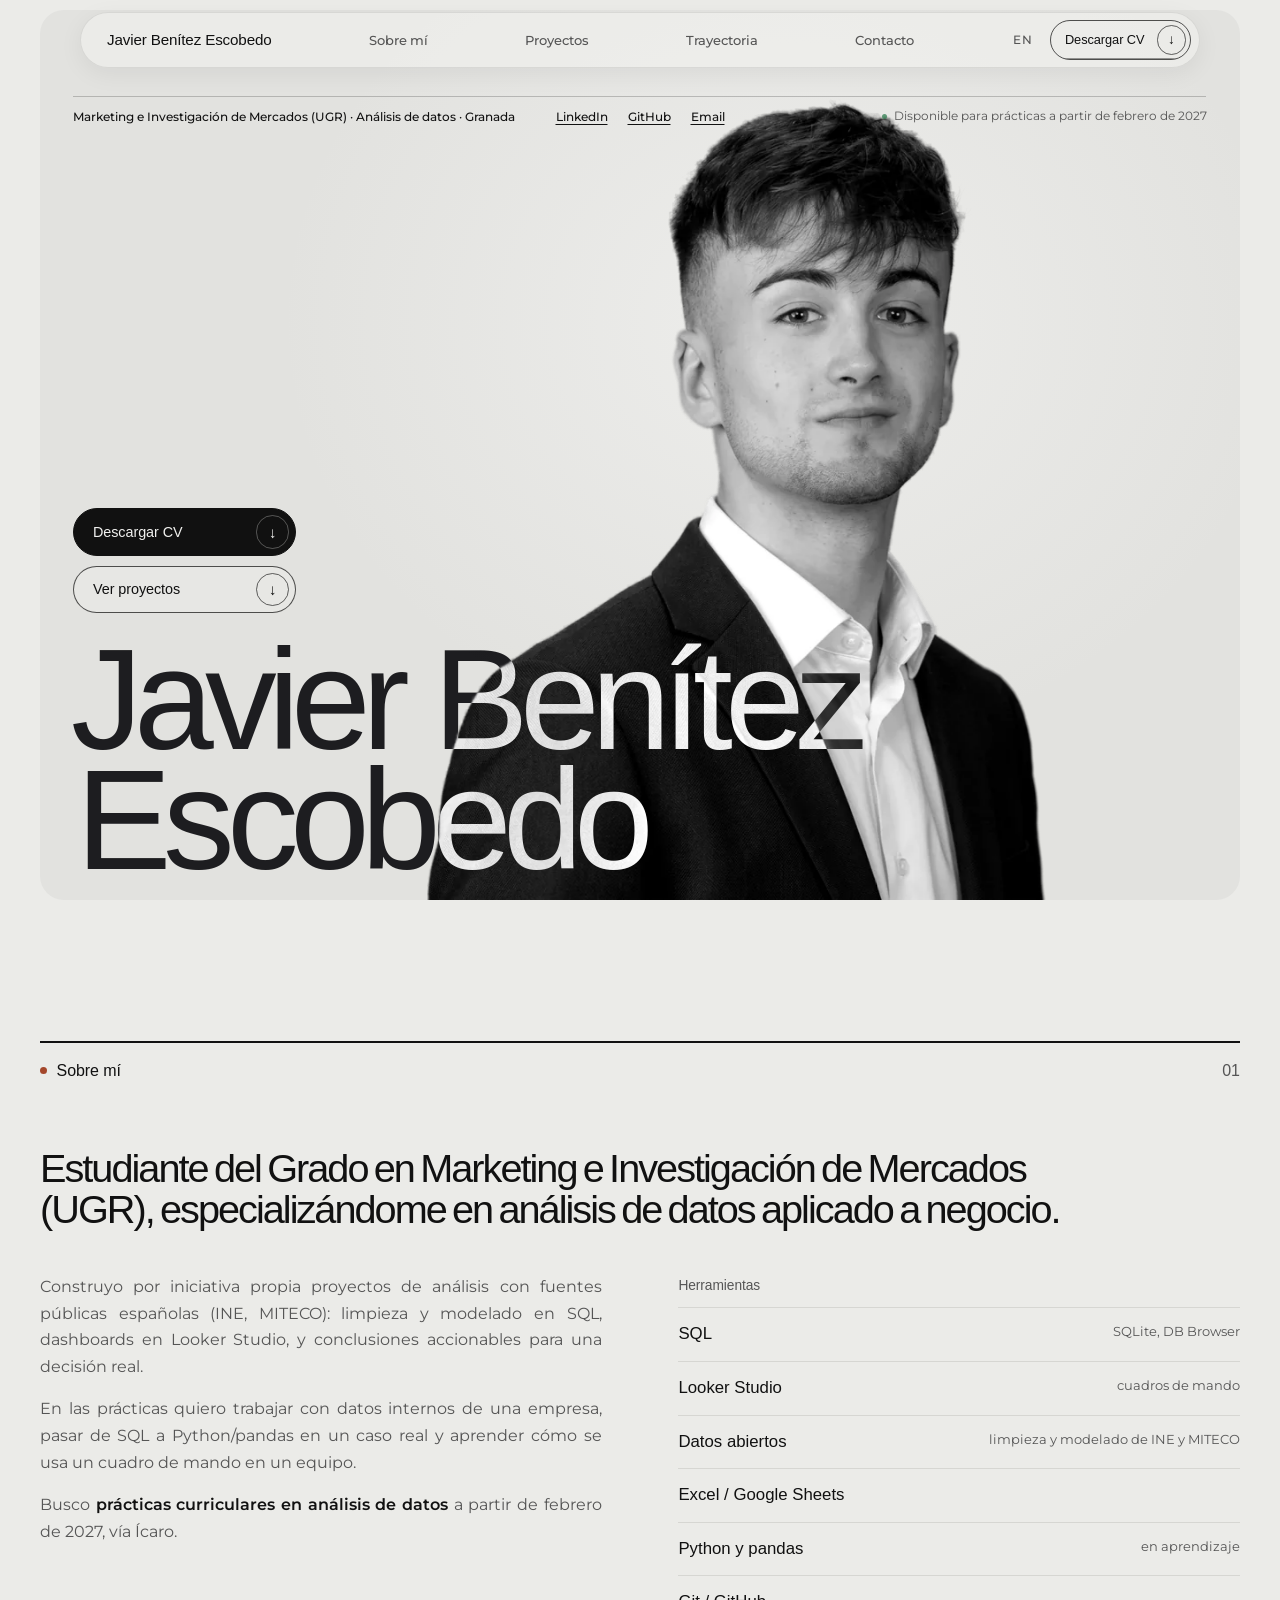
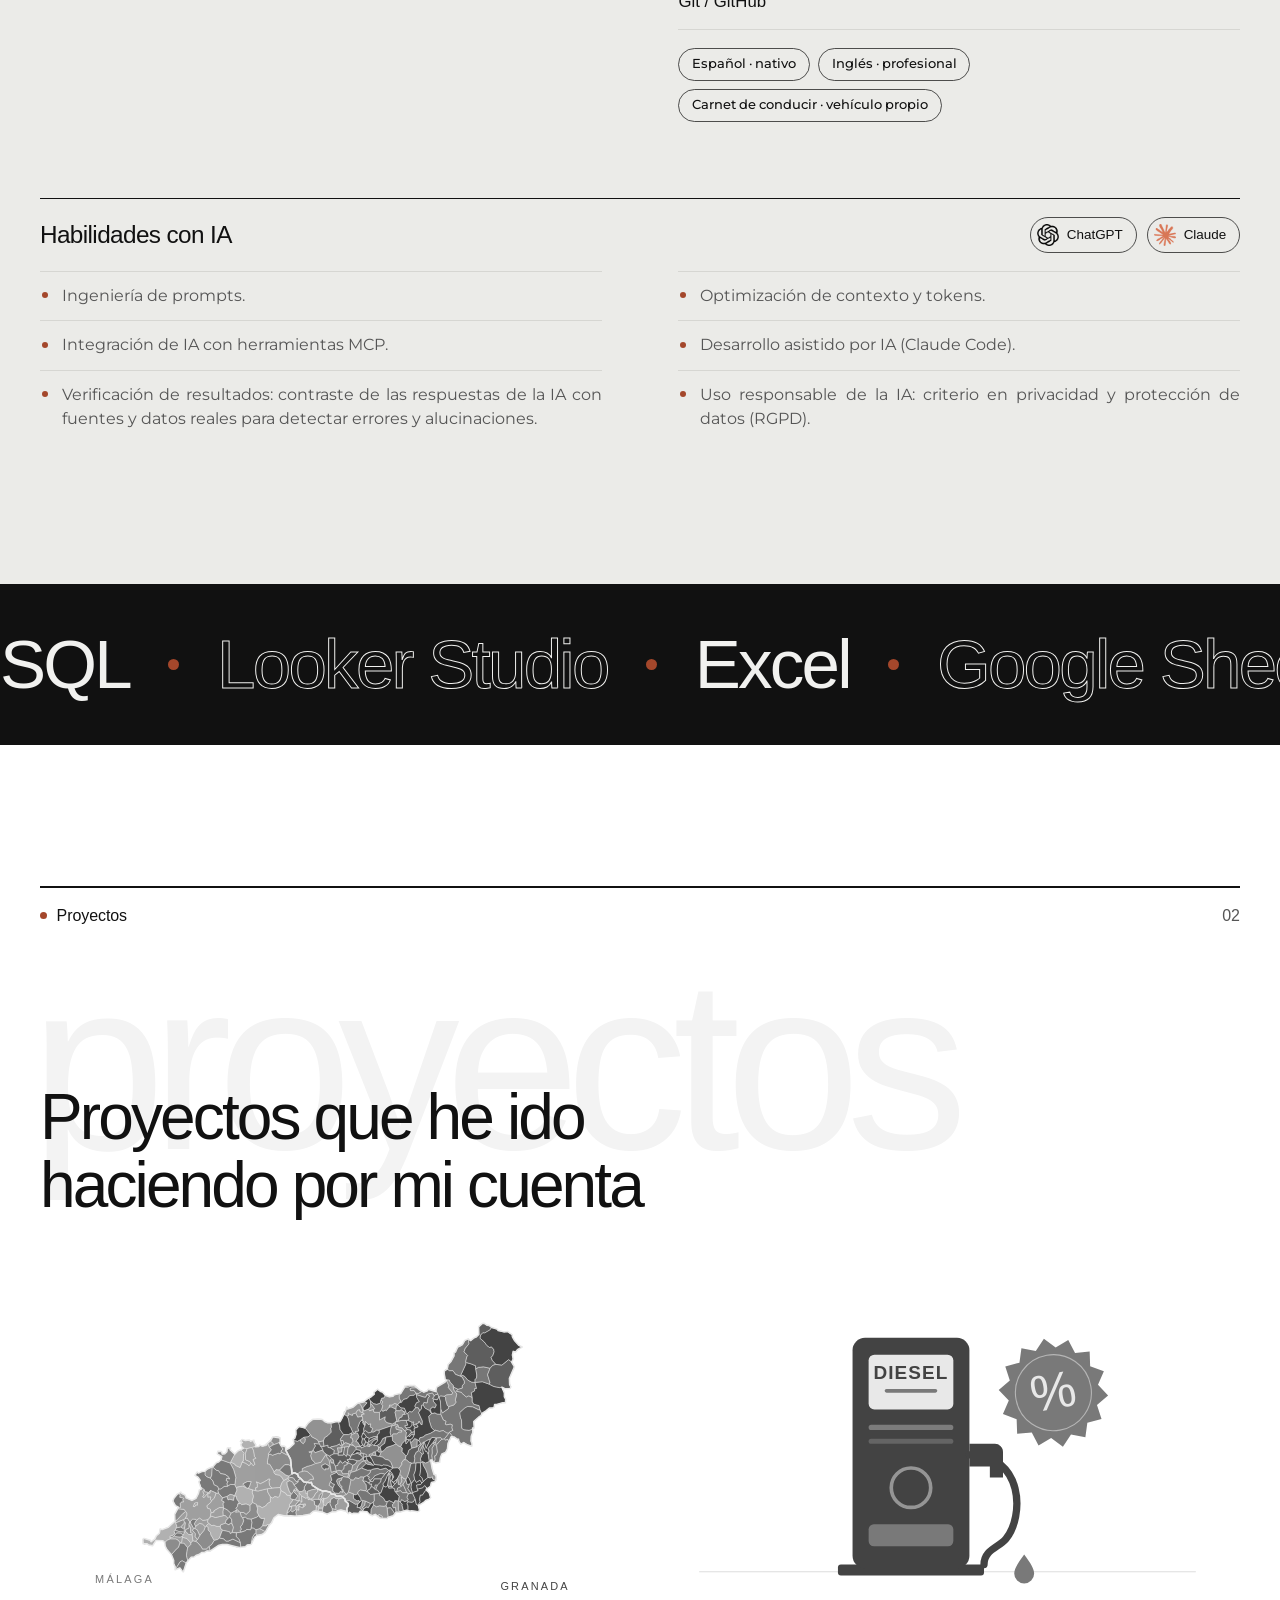
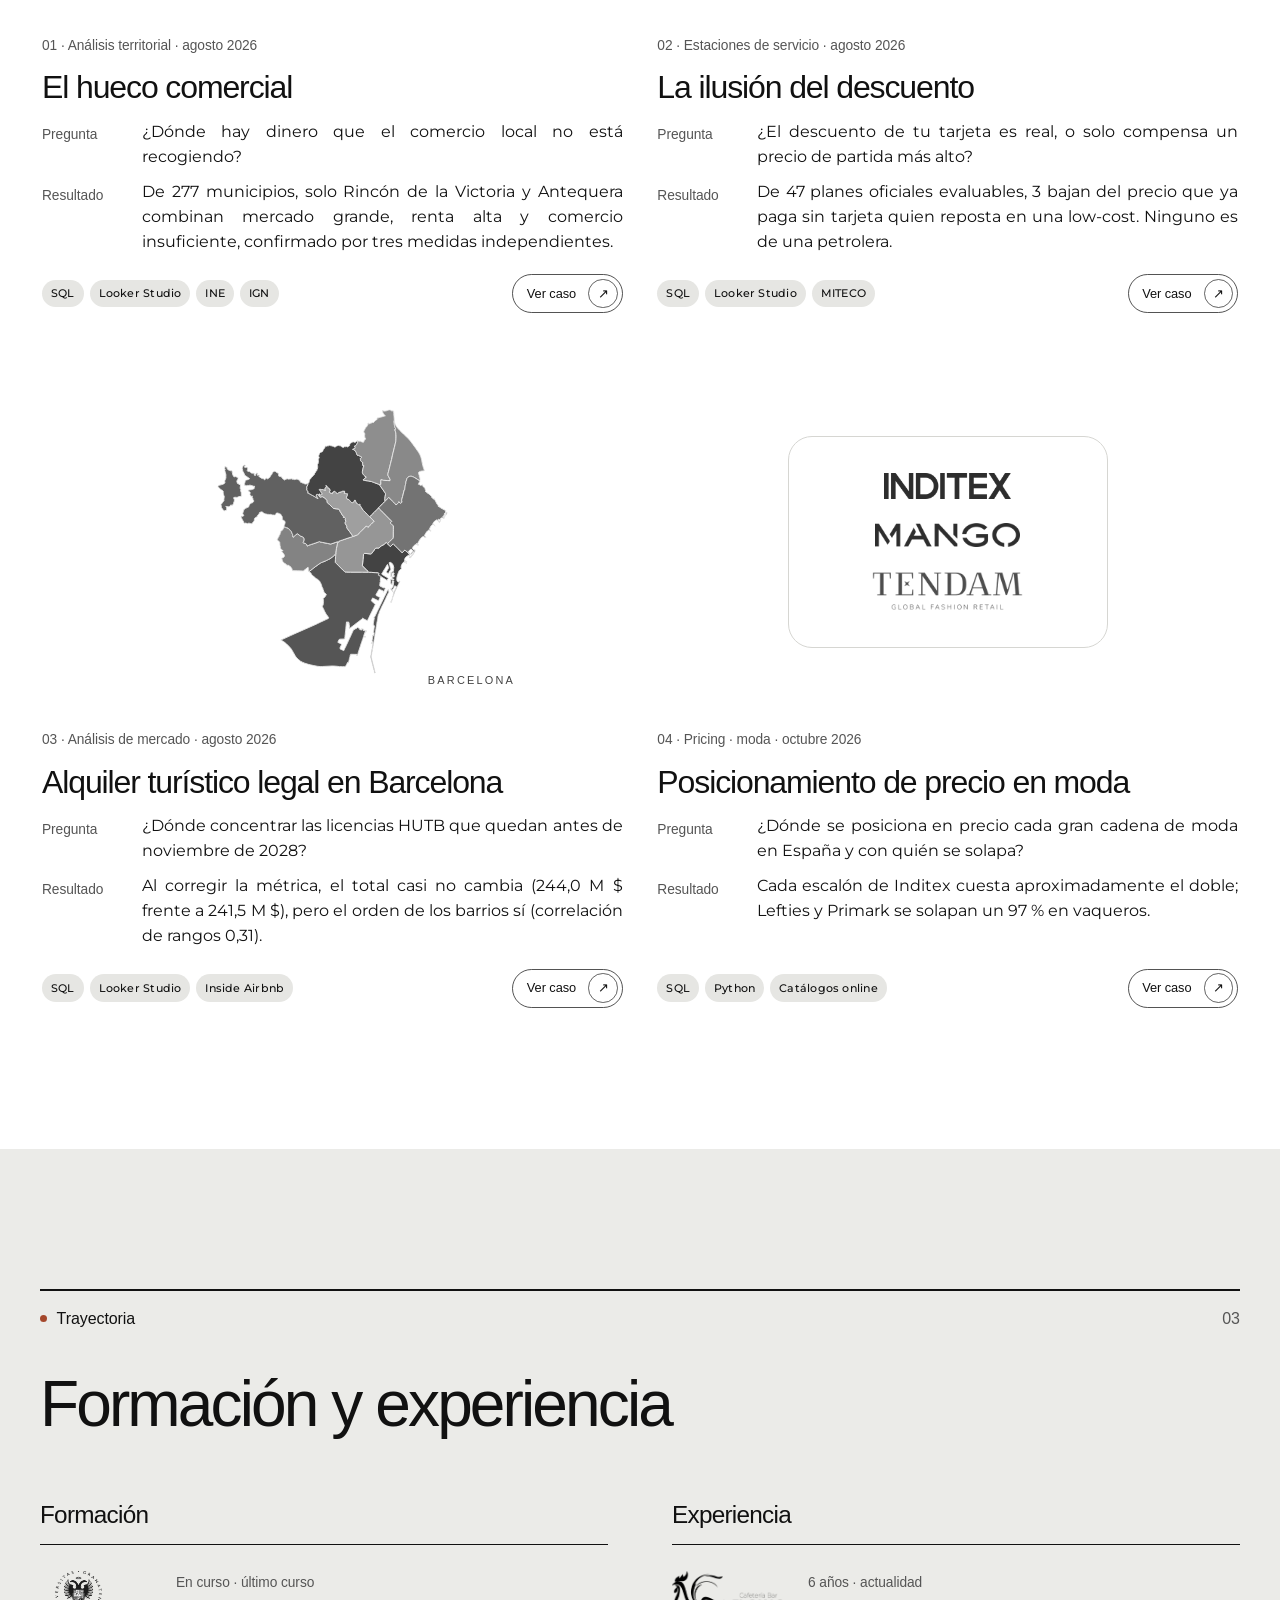
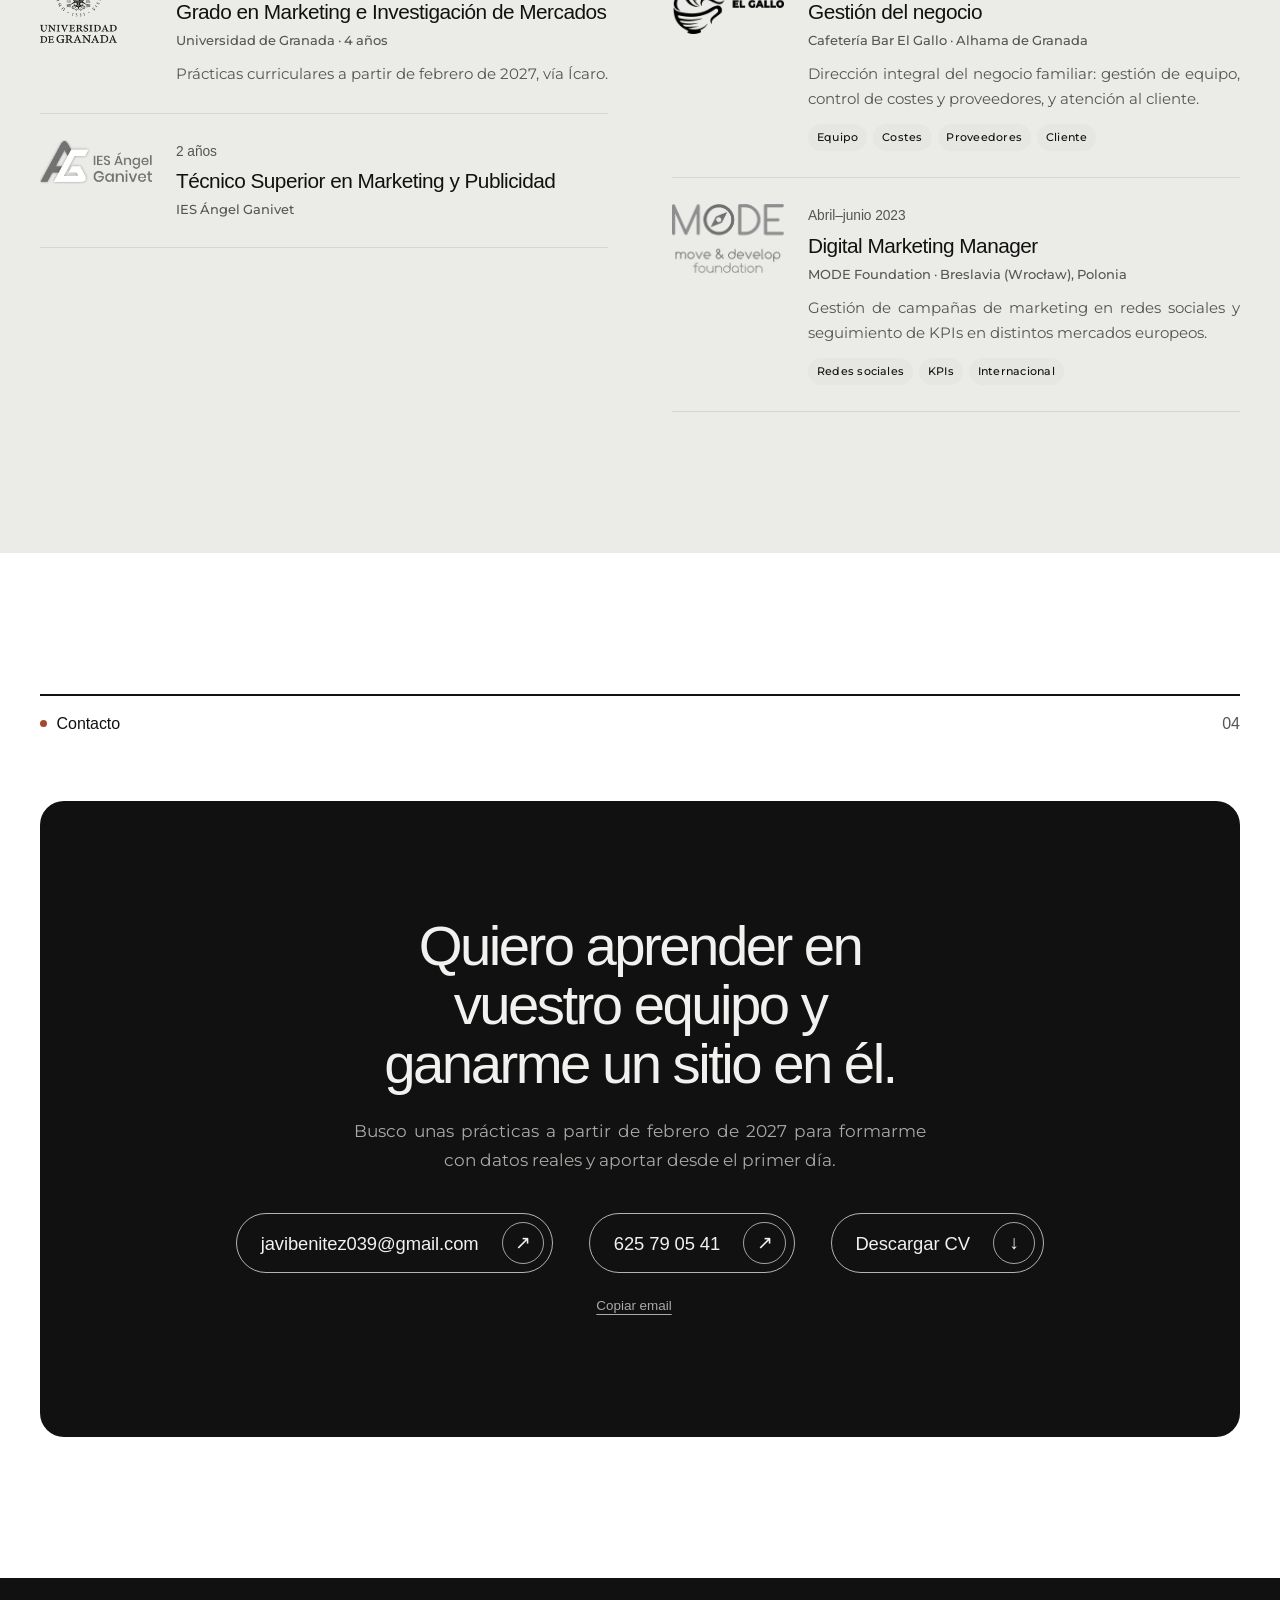
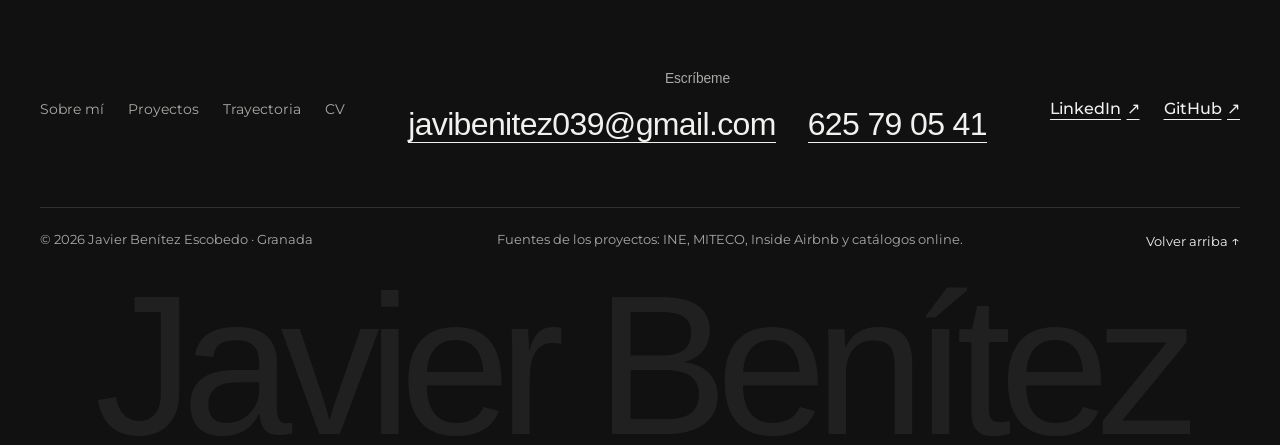
<file: site/index.html>
<!doctype html>
<html lang="es">
<head>
  <meta charset="utf-8">
  <meta name="viewport" content="width=device-width, initial-scale=1">
  <title>Javier Benítez Escobedo · Análisis de datos · Prácticas desde feb. 2027</title>
  <meta name="description" content="Estudiante de último curso de Marketing e Investigación de Mercados (UGR), especializándome en análisis de datos. Busco prácticas a partir de febrero de 2027.">
  <link rel="canonical" href="https://degallo.github.io/">
  <link rel="alternate" hreflang="es" href="https://degallo.github.io/">
  <link rel="alternate" hreflang="x-default" href="https://degallo.github.io/">
  <link rel="alternate" hreflang="en" href="https://degallo.github.io/en/">
  <meta name="theme-color" content="#EBEBE8">
  <meta name="color-scheme" content="light only">
  <meta name="author" content="Javier Benítez Escobedo">
  <meta name="format-detection" content="telephone=no">
  <link rel="icon" href="favicon.svg" type="image/svg+xml">
  <link rel="apple-touch-icon" href="apple-touch-icon.png">

  <meta property="og:type" content="profile">
  <meta property="og:locale" content="es_ES">
  <meta property="og:site_name" content="Javier Benítez Escobedo">
  <meta property="og:title" content="Javier Benítez Escobedo · Análisis de datos">
  <meta property="og:description" content="Último curso de Marketing e Investigación de Mercados (UGR). Busco prácticas en análisis de datos a partir de febrero de 2027.">
  <meta property="og:url" content="https://degallo.github.io/">
  <meta property="og:image" content="https://degallo.github.io/assets/img/og-portfolio.jpg">
  <meta property="og:image:width" content="1200">
  <meta property="og:image:height" content="630">
  <meta property="og:image:alt" content="Javier Benítez Escobedo, análisis de datos">
  <meta name="twitter:card" content="summary_large_image">

  <link rel="preload" href="assets/fonts/montserrat-latin.woff2" as="font" type="font/woff2" crossorigin>
  <link rel="preload" as="image" href="assets/img/javier-benitez-recorte-700.webp" imagesrcset="assets/img/javier-benitez-recorte-700.webp 700w, assets/img/javier-benitez-recorte-900.webp 900w, assets/img/javier-benitez-recorte-1200.webp 1200w" imagesizes="(max-width: 600px) 100vw, (max-width: 860px) 52vw, 46vw" fetchpriority="high">
  <link rel="stylesheet" href="css/styles.css?v=11">
  <script>document.documentElement.classList.add('js');addEventListener('load',function(){if(!window.__jbReady)document.documentElement.classList.remove('js')})</script>

  <script type="application/ld+json">
  {
    "@context": "https://schema.org",
    "@type": "Person",
    "name": "Javier Benítez Escobedo",
    "url": "https://degallo.github.io/",
    "image": "https://degallo.github.io/assets/img/javier-benitez-1000.webp",
    "email": "mailto:javibenitez039@gmail.com",
    "telephone": "+34625790541",
    "address": { "@type": "PostalAddress", "addressLocality": "Granada", "addressCountry": "ES" },
    "description": "Estudiante de último curso del Grado en Marketing e Investigación de Mercados. Busca prácticas curriculares en análisis de datos (a partir de febrero de 2027).",
    "alumniOf": [
      { "@type": "CollegeOrUniversity", "name": "Universidad de Granada" },
      { "@type": "EducationalOrganization", "name": "IES Ángel Ganivet" }
    ],
    "knowsAbout": ["Análisis de datos", "SQL", "SQLite", "Looker Studio", "Investigación de mercados", "Datos abiertos", "Ingeniería de prompts", "Claude Code"],
    "knowsLanguage": ["es", "en"],
    "sameAs": [
      "https://www.linkedin.com/in/javierbenitezescobedo",
      "https://github.com/degallo"
    ]
  }
  </script>
</head>
<body>
  <a class="skip-link" href="#contenido">Saltar al contenido</a>

  <header class="site-header">
    <div class="container">
      <button class="nav-toggle" type="button" aria-expanded="false" aria-controls="nav">Menú</button>
      <a class="brand" href="#inicio">Javier Benítez<span class="brand__2"> Escobedo</span></a>
      <nav class="nav" id="nav" aria-label="Principal">
        <ul data-spy>
          <li><a href="#sobre-mi">Sobre mí</a></li>
          <li><a href="#proyectos">Proyectos</a></li>
          <li><a href="#trayectoria">Trayectoria</a></li>
          <li><a href="#contacto">Contacto</a></li>
        </ul>
      </nav>
      <div class="header__end">
        <a class="lang" href="en/" hreflang="en" lang="en" aria-label="EN · English version">EN</a>
        <a class="btn btn--sm nav__cv" href="assets/docs/CV_Javier_Benitez_Escobedo.pdf" download><span class="nav__cv-long">Descargar&nbsp;</span>CV<span class="visually-hidden"> (PDF, 473 KB)</span></a>
      </div>
    </div>
  </header>

  <main id="contenido">

    <!-- ===== Hero ===== -->
    <section class="hero" id="inicio" aria-labelledby="titulo">
      <div class="hero__stage">
        <div class="hero__top">
          <p class="hero__role">Marketing e Investigación de Mercados (UGR) · Análisis de datos · Granada</p>
          <ul class="hero__links">
            <li><a href="https://www.linkedin.com/in/javierbenitezescobedo" target="_blank" rel="me noopener">LinkedIn<span class="visually-hidden"> (se abre en una pestaña nueva)</span></a></li>
            <li><a href="https://github.com/degallo" target="_blank" rel="me noopener">GitHub<span class="visually-hidden"> (se abre en una pestaña nueva)</span></a></li>
            <li><a href="mailto:javibenitez039@gmail.com">Email</a></li>
          </ul>
          <p class="hero__status">Disponible para prácticas a partir de febrero de 2027</p>
        </div>
        <div class="hero__actions">
          <a class="btn btn--ink" href="assets/docs/CV_Javier_Benitez_Escobedo.pdf" download>Descargar CV<span class="visually-hidden"> (PDF, 473 KB)</span></a>
          <a class="btn" href="#proyectos">Ver proyectos</a>
        </div>
        <img class="hero__photo"
             src="assets/img/javier-benitez-recorte-700.webp"
             srcset="assets/img/javier-benitez-recorte-700.webp 700w, assets/img/javier-benitez-recorte-900.webp 900w, assets/img/javier-benitez-recorte-1200.webp 1200w"
             sizes="(max-width: 600px) 100vw, (max-width: 860px) 52vw, 46vw"
             width="700" height="906" fetchpriority="high"
             alt="Retrato en blanco y negro de Javier Benítez, con americana y camisa blanca.">
        <h1 class="hero__name" id="titulo"><span>Javier Benítez</span><span>Escobedo</span></h1>
      </div>
    </section>

    <!-- ===== Sobre mí ===== -->
    <section class="section" id="sobre-mi" aria-labelledby="sobre-mi-titulo">
      <div class="container">
        <div class="section__index reveal"><p class="eyebrow">Sobre mí</p><span class="section__num">01</span></div>
        <h2 class="statement reveal" id="sobre-mi-titulo">Estudiante del Grado en Marketing e Investigación de Mercados (UGR), especializándome en análisis de datos aplicado a negocio.</h2>

        <div class="about-grid">
          <div class="about__text reveal">
            <p>Construyo por iniciativa propia proyectos de análisis con fuentes públicas españolas (INE, MITECO): limpieza y modelado en SQL, dashboards en Looker Studio, y conclusiones accionables para una decisión real.</p>
            <p>En las prácticas quiero trabajar con datos internos de una empresa, pasar de SQL a Python/pandas en un caso real y aprender cómo se usa un cuadro de mando en un equipo.</p>
            <p>Busco <strong>prácticas curriculares en análisis de datos</strong> a partir de febrero de 2027, vía Ícaro.</p>
          </div>

          <div class="tools reveal" style="--d:.08s">
            <p class="label tools__head">Herramientas</p>
            <ul class="tools__list">
              <li><span>SQL</span><span>SQLite, DB Browser</span></li>
              <li><span>Looker Studio</span><span>cuadros de mando</span></li>
              <li><span>Datos abiertos</span><span>limpieza y modelado de INE y MITECO</span></li>
              <li><span>Excel / Google Sheets</span><span></span></li>
              <li><span>Python y pandas</span><span>en aprendizaje</span></li>
              <li><span>Git / GitHub</span><span></span></li>
            </ul>
            <div class="tools__langs">
              <span class="pill">Español · nativo</span>
              <span class="pill">Inglés · profesional</span>
              <span class="pill">Carnet de conducir · vehículo propio</span>
            </div>
          </div>
        </div>

        <div class="ai-skills reveal">
          <div class="ai-skills__head">
            <h3 class="ai-skills__title">Habilidades con IA</h3>
            <ul class="ai-skills__models" aria-label="Modelos de IA con los que trabajo">
              <li><img src="assets/img/logos/chatgpt.webp" width="128" height="128" loading="lazy" decoding="async" alt=""><span>ChatGPT</span></li>
              <li><img src="assets/img/logos/claude.webp" width="128" height="128" loading="lazy" decoding="async" alt=""><span>Claude</span></li>
            </ul>
          </div>
          <ul class="ai-skills__list">
            <li>Ingeniería de prompts.</li>
            <li>Optimización de contexto y tokens.</li>
            <li>Integración de IA con herramientas MCP.</li>
            <li>Desarrollo asistido por IA (Claude Code).</li>
            <li>Verificación de resultados: contraste de las respuestas de la IA con fuentes y datos reales para detectar errores y alucinaciones.</li>
            <li>Uso responsable de la IA: criterio en privacidad y protección de datos (RGPD).</li>
          </ul>
        </div>
      </div>
    </section>

    <!-- ===== Franja de herramientas ===== -->
    <section class="marquee" aria-label="Herramientas con las que trabajo">
      <div class="marquee__track">
        <ul class="marquee__list"><li>SQL</li><li>Looker Studio</li><li>Excel</li><li>Google Sheets</li><li>Python</li><li>pandas</li><li>Git</li><li>GitHub</li><li>INE</li><li>MITECO</li><li>Datos abiertos</li></ul>
        <ul class="marquee__list" aria-hidden="true"><li>SQL</li><li>Looker Studio</li><li>Excel</li><li>Google Sheets</li><li>Python</li><li>pandas</li><li>Git</li><li>GitHub</li><li>INE</li><li>MITECO</li><li>Datos abiertos</li></ul>
      </div>
    </section>

    <!-- ===== Proyectos ===== -->
    <section class="section band" id="proyectos" aria-labelledby="proyectos-titulo">
      <div class="container">
        <div class="section__head">
          <div class="section__index reveal"><p class="eyebrow">Proyectos</p><span class="section__num">02</span></div>
          <p class="ghost" aria-hidden="true" data-text="proyectos"></p>
          <h2 class="section__title reveal" id="proyectos-titulo">Proyectos que he ido haciendo por mi cuenta</h2>
        </div>

        <div class="projects">
          <article class="project reveal">
            <a class="project__media" href="proyectos/hueco-comercial.html" tabindex="-1" aria-hidden="true">
              <img src="assets/img/proyectos/iconos/hueco-comercial.svg" width="1600" height="900" loading="lazy" decoding="async"
                   alt="Silueta de las provincias de Granada y Málaga dividida en sus 277 municipios, en negro y terracota.">
            </a>
            <div class="project__body">
              <p class="project__meta label">01 · Análisis territorial · agosto 2026</p>
              <h3 class="project__title"><a href="proyectos/hueco-comercial.html">El hueco comercial</a></h3>
              <dl class="project__rows">
                <div><dt class="label">Pregunta</dt><dd>¿Dónde hay dinero que el comercio local no está recogiendo?</dd></div>
                <div><dt class="label">Resultado</dt><dd>De 277 municipios, solo Rincón de la Victoria y Antequera combinan mercado grande, renta alta y comercio insuficiente, confirmado por tres medidas independientes.</dd></div>
              </dl>
              <div class="project__foot">
                <ul class="tags" aria-label="Herramientas y fuentes"><li>SQL</li><li>Looker Studio</li><li>INE</li><li>IGN</li></ul>
                <a class="btn btn--sm" href="proyectos/hueco-comercial.html">Ver caso<span class="visually-hidden">: El hueco comercial</span></a>
              </div>
            </div>
          </article>

          <article class="project reveal" style="--d:.08s">
            <a class="project__media" href="proyectos/ilusion-descuento.html" tabindex="-1" aria-hidden="true">
              <img src="assets/img/proyectos/iconos/ilusion-descuento.svg" width="1600" height="900" loading="lazy" decoding="async"
                   alt="Surtidor de gasolinera con la etiqueta diésel y un sello de descuento con el símbolo de porcentaje.">
            </a>
            <div class="project__body">
              <p class="project__meta label">02 · Estaciones de servicio · agosto 2026</p>
              <h3 class="project__title"><a href="proyectos/ilusion-descuento.html">La ilusión del descuento</a></h3>
              <dl class="project__rows">
                <div><dt class="label">Pregunta</dt><dd>¿El descuento de tu tarjeta es real, o solo compensa un precio de partida más alto?</dd></div>
                <div><dt class="label">Resultado</dt><dd>De 47 planes oficiales evaluables, 3 bajan del precio que ya paga sin tarjeta quien reposta en una low-cost. Ninguno es de una petrolera.</dd></div>
              </dl>
              <div class="project__foot">
                <ul class="tags" aria-label="Herramientas y fuentes"><li>SQL</li><li>Looker Studio</li><li>MITECO</li></ul>
                <a class="btn btn--sm" href="proyectos/ilusion-descuento.html">Ver caso<span class="visually-hidden">: La ilusión del descuento</span></a>
              </div>
            </div>
          </article>

          <article class="project reveal">
            <a class="project__media" href="proyectos/alquiler-turistico-barcelona.html" tabindex="-1" aria-hidden="true">
              <img src="assets/img/proyectos/iconos/alquiler-turistico-barcelona.svg" width="1600" height="900" loading="lazy" decoding="async"
                   alt="Silueta de la ciudad de Barcelona dividida en sus diez distritos, en negro y terracota.">
            </a>
            <div class="project__body">
              <p class="project__meta label">03 · Análisis de mercado · agosto 2026</p>
              <h3 class="project__title"><a href="proyectos/alquiler-turistico-barcelona.html">Alquiler turístico legal en Barcelona</a></h3>
              <dl class="project__rows">
                <div><dt class="label">Pregunta</dt><dd>¿Dónde concentrar las licencias HUTB que quedan antes de noviembre de 2028?</dd></div>
                <div><dt class="label">Resultado</dt><dd>Al corregir la métrica, el total casi no cambia (244,0 M $ frente a 241,5 M $), pero el orden de los barrios sí (correlación de rangos 0,31).</dd></div>
              </dl>
              <div class="project__foot">
                <ul class="tags" aria-label="Herramientas y fuentes"><li>SQL</li><li>Looker Studio</li><li>Inside Airbnb</li></ul>
                <a class="btn btn--sm" href="proyectos/alquiler-turistico-barcelona.html">Ver caso<span class="visually-hidden">: Alquiler turístico legal en Barcelona</span></a>
              </div>
            </div>
          </article>

          <article class="project reveal" style="--d:.08s">
            <a class="project__media project__media--logos" href="proyectos/posicionamiento-moda.html" tabindex="-1" aria-hidden="true">
              <span class="logo-box">
                <img src="assets/img/logos/inditex.webp" srcset="assets/img/logos/inditex-400.webp 400w, assets/img/logos/inditex.webp 640w" sizes="200px" width="640" height="132" loading="lazy" decoding="async" alt="Logotipo de Inditex">
                <img src="assets/img/logos/mango.webp" srcset="assets/img/logos/mango-400.webp 400w, assets/img/logos/mango.webp 640w" sizes="200px" width="640" height="106" loading="lazy" decoding="async" alt="Logotipo de Mango">
                <img src="assets/img/logos/tendam.webp" srcset="assets/img/logos/tendam-400.webp 400w, assets/img/logos/tendam.webp 640w" sizes="200px" width="640" height="170" loading="lazy" decoding="async" alt="Logotipo de Tendam">
              </span>
            </a>
            <div class="project__body">
              <p class="project__meta label">04 · Pricing · moda · octubre 2026</p>
              <h3 class="project__title"><a href="proyectos/posicionamiento-moda.html">Posicionamiento de precio en moda</a></h3>
              <dl class="project__rows">
                <div><dt class="label">Pregunta</dt><dd>¿Dónde se posiciona en precio cada gran cadena de moda en España y con quién se solapa?</dd></div>
                <div><dt class="label">Resultado</dt><dd>Cada escalón de Inditex cuesta aproximadamente el doble; Lefties y Primark se solapan un 97 % en vaqueros.</dd></div>
              </dl>
              <div class="project__foot">
                <ul class="tags" aria-label="Herramientas y fuentes"><li>SQL</li><li>Python</li><li>Catálogos online</li></ul>
                <a class="btn btn--sm" href="proyectos/posicionamiento-moda.html">Ver caso<span class="visually-hidden">: Posicionamiento de precio en moda</span></a>
              </div>
            </div>
          </article>
        </div>
      </div>
    </section>

    <!-- ===== Trayectoria ===== -->
    <section class="section" id="trayectoria" aria-labelledby="trayectoria-titulo">
      <div class="container">
        <div class="section__head">
          <div class="section__index reveal"><p class="eyebrow">Trayectoria</p><span class="section__num">03</span></div>
          <h2 class="section__title reveal" id="trayectoria-titulo">Formación y experiencia</h2>
        </div>

        <div class="cv-grid">
          <div class="cv-col reveal">
            <h3 class="cv-col__title">Formación</h3>
            <ol class="cv-list">
              <li class="cv-item">
                <div class="cv-item__logo"><img src="assets/img/logos/ugr.webp" width="149" height="140" loading="lazy" alt="Logotipo de la Universidad de Granada"></div>
                <div>
                  <p class="cv-item__when label">En curso · último curso</p>
                  <h4 class="cv-item__title">Grado en Marketing e Investigación de Mercados</h4>
                  <p class="cv-item__org">Universidad de Granada · 4 años</p>
                  <p class="cv-item__desc">Prácticas curriculares a partir de febrero de 2027, vía Ícaro.</p>
                </div>
              </li>
              <li class="cv-item">
                <div class="cv-item__logo"><img src="assets/img/logos/ies-angel-ganivet.webp" width="190" height="75" loading="lazy" alt="Logotipo del IES Ángel Ganivet"></div>
                <div>
                  <p class="cv-item__when label">2 años</p>
                  <h4 class="cv-item__title">Técnico Superior en Marketing y Publicidad</h4>
                  <p class="cv-item__org">IES Ángel Ganivet</p>
                </div>
              </li>
            </ol>
          </div>

          <div class="cv-col reveal" style="--d:.08s">
            <h3 class="cv-col__title">Experiencia</h3>
            <ol class="cv-list">
              <li class="cv-item">
                <div class="cv-item__logo"><img src="assets/img/logos/cafeteria-el-gallo.webp" width="247" height="140" loading="lazy" alt="Logotipo de la Cafetería Bar El Gallo"></div>
                <div>
                  <p class="cv-item__when label">6 años · actualidad</p>
                  <h4 class="cv-item__title">Gestión del negocio</h4>
                  <p class="cv-item__org">Cafetería Bar El Gallo · Alhama de Granada</p>
                  <p class="cv-item__desc">Dirección integral del negocio familiar: gestión de equipo, control de costes y proveedores, y atención al cliente.</p>
                  <ul class="tags" aria-label="Áreas"><li>Equipo</li><li>Costes</li><li>Proveedores</li><li>Cliente</li></ul>
                </div>
              </li>
              <li class="cv-item">
                <div class="cv-item__logo"><img src="assets/img/logos/mode-foundation.webp" width="227" height="140" loading="lazy" alt="Logotipo de MODE Foundation"></div>
                <div>
                  <p class="cv-item__when label">Abril–junio 2023</p>
                  <h4 class="cv-item__title">Digital Marketing Manager</h4>
                  <p class="cv-item__org">MODE Foundation · Breslavia (Wrocław), Polonia</p>
                  <p class="cv-item__desc">Gestión de campañas de marketing en redes sociales y seguimiento de KPIs en distintos mercados europeos.</p>
                  <ul class="tags" aria-label="Áreas"><li>Redes sociales</li><li>KPIs</li><li>Internacional</li></ul>
                </div>
              </li>
            </ol>
          </div>
        </div>
      </div>
    </section>

    <!-- ===== Contacto ===== -->
    <section class="section band" id="contacto" aria-labelledby="contacto-titulo">
      <div class="container">
        <div class="section__index reveal"><p class="eyebrow">Contacto</p><span class="section__num">04</span></div>
        <div class="cta reveal">
          <h2 id="contacto-titulo">Quiero aprender en vuestro equipo y ganarme un sitio en él.</h2>
          <p>Busco unas prácticas a partir de febrero de 2027 para formarme con datos reales y aportar desde el primer día.</p>
          <div class="cta__actions">
            <a class="btn btn--light" href="mailto:javibenitez039@gmail.com">javibenitez039@gmail.com</a>
            <a class="btn btn--light" href="tel:+34625790541">625&nbsp;79&nbsp;05&nbsp;41</a>
            <a class="btn btn--light" href="assets/docs/CV_Javier_Benitez_Escobedo.pdf" download>Descargar CV<span class="visually-hidden"> (PDF, 473 KB)</span></a>
          </div>
        </div>
      </div>
    </section>
  </main>

  <footer class="site-footer">
    <div class="container">
      <div class="footer__top">
        <nav class="footer__nav" aria-label="Pie">
          <ul>
            <li><a href="#sobre-mi">Sobre mí</a></li>
            <li><a href="#proyectos">Proyectos</a></li>
            <li><a href="#trayectoria">Trayectoria</a></li>
            <li><a href="assets/docs/CV_Javier_Benitez_Escobedo.pdf" download>CV<span class="visually-hidden"> (PDF, 473 KB)</span></a></li>
          </ul>
        </nav>
        <div class="footer__contact">
          <p class="label">Escríbeme</p>
          <a href="mailto:javibenitez039@gmail.com">javibenitez039@gmail.com</a>
          <a href="tel:+34625790541">625&nbsp;79&nbsp;05&nbsp;41</a>
        </div>
        <ul class="footer__social">
          <li><a class="link-arrow" href="https://www.linkedin.com/in/javierbenitezescobedo" rel="me noopener" target="_blank">LinkedIn <span class="arrow" aria-hidden="true">↗</span><span class="visually-hidden"> (se abre en una pestaña nueva)</span></a></li>
          <li><a class="link-arrow" href="https://github.com/degallo" rel="me noopener" target="_blank">GitHub <span class="arrow" aria-hidden="true">↗</span><span class="visually-hidden"> (se abre en una pestaña nueva)</span></a></li>
        </ul>
      </div>
      <div class="footer__bottom">
        <span>© <span data-year>2026</span> Javier Benítez Escobedo · Granada</span>
        <span>Fuentes de los proyectos: INE, MITECO, Inside Airbnb y catálogos online.</span>
        <a class="to-top" href="#contenido">Volver arriba <span aria-hidden="true">↑</span></a>
      </div>
    </div>
    <p class="footer__name" aria-hidden="true" data-text="Javier Benítez"></p>
  </footer>

  <script src="js/main.js?v=11" defer></script>
</body>
</html>
</file>
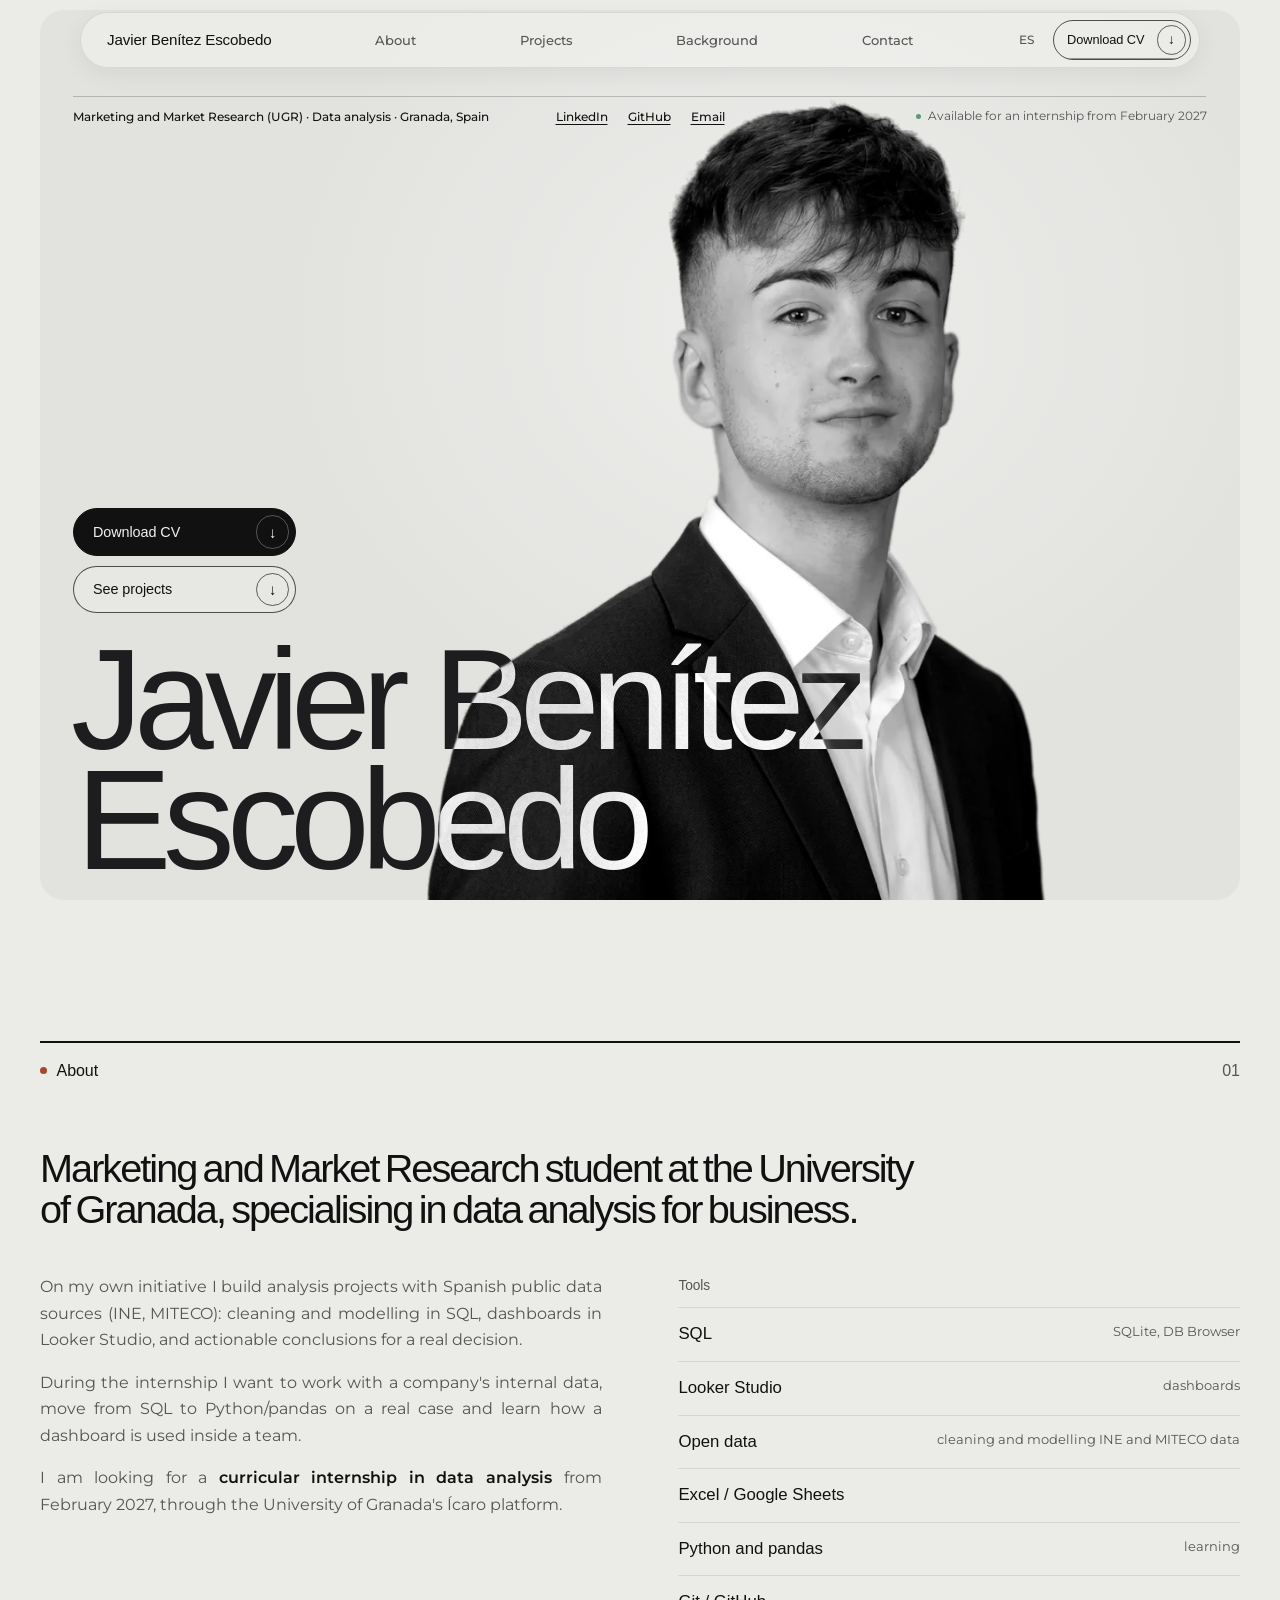
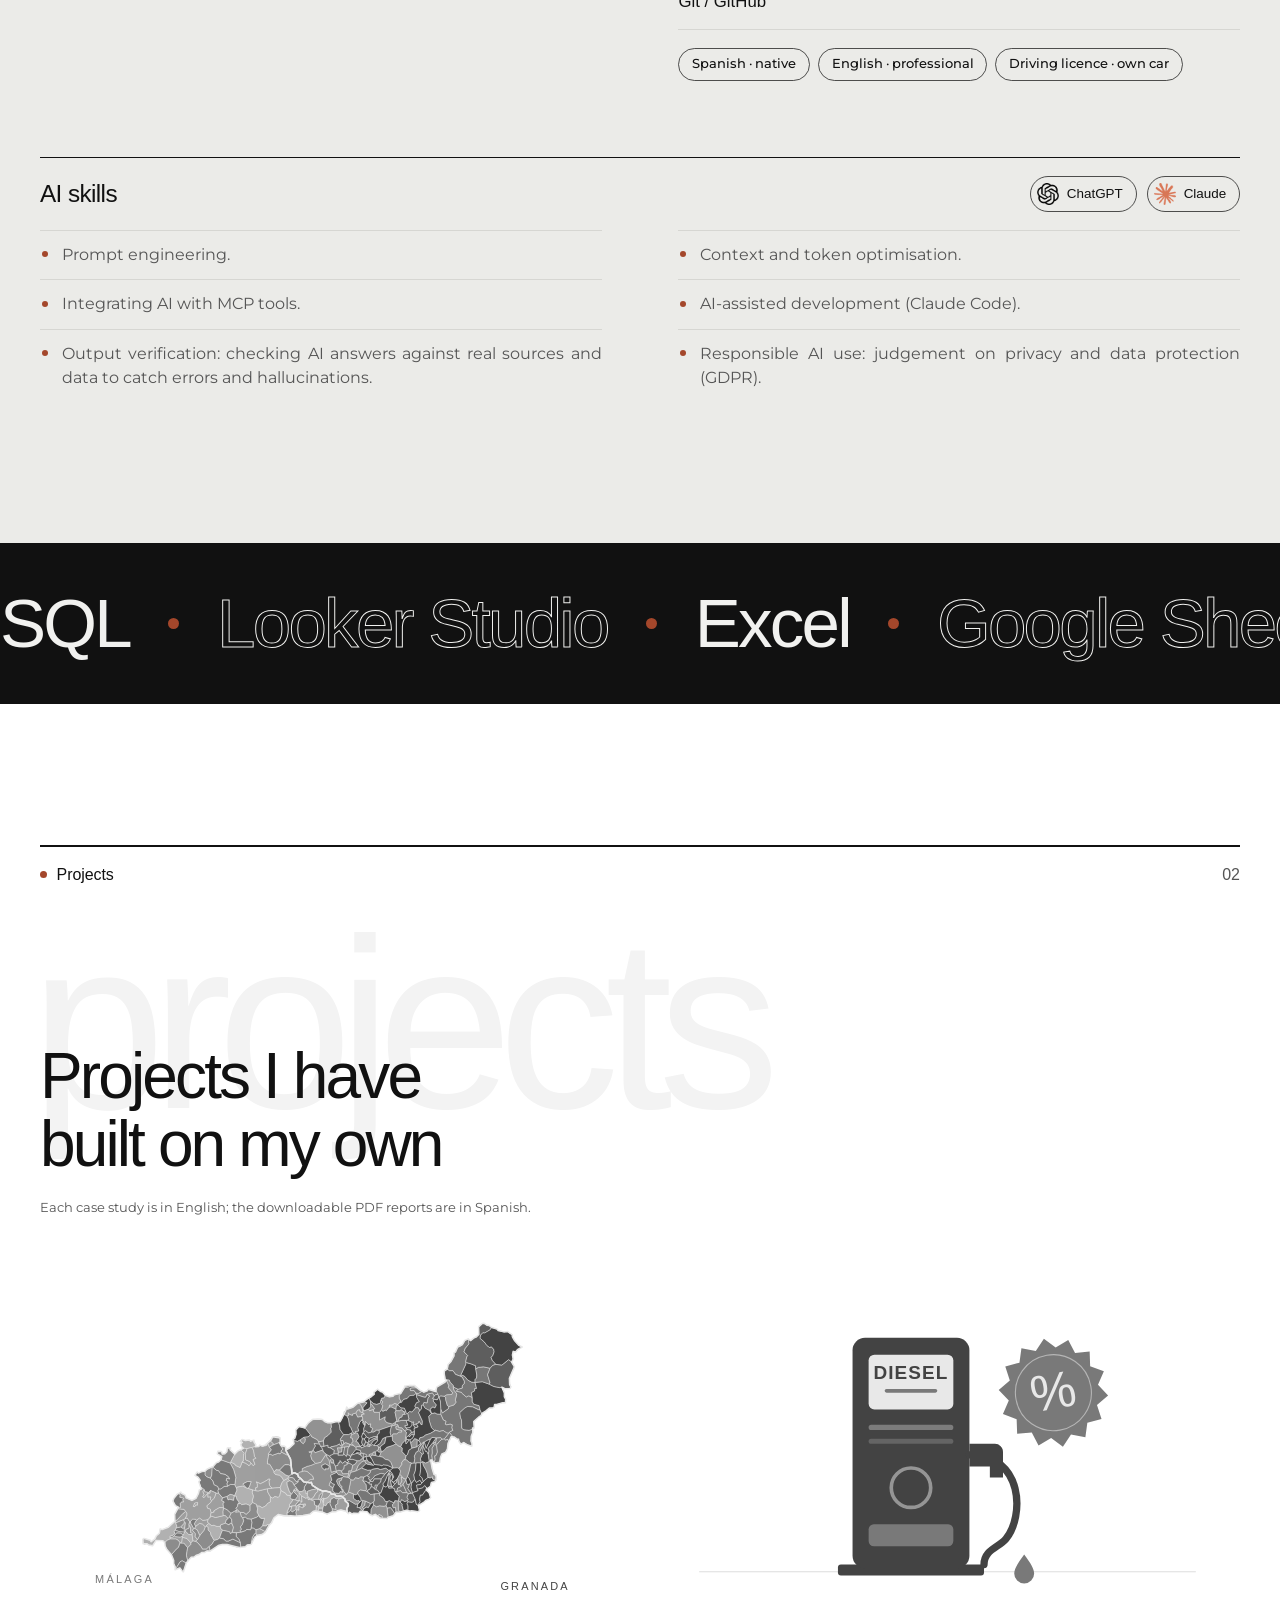
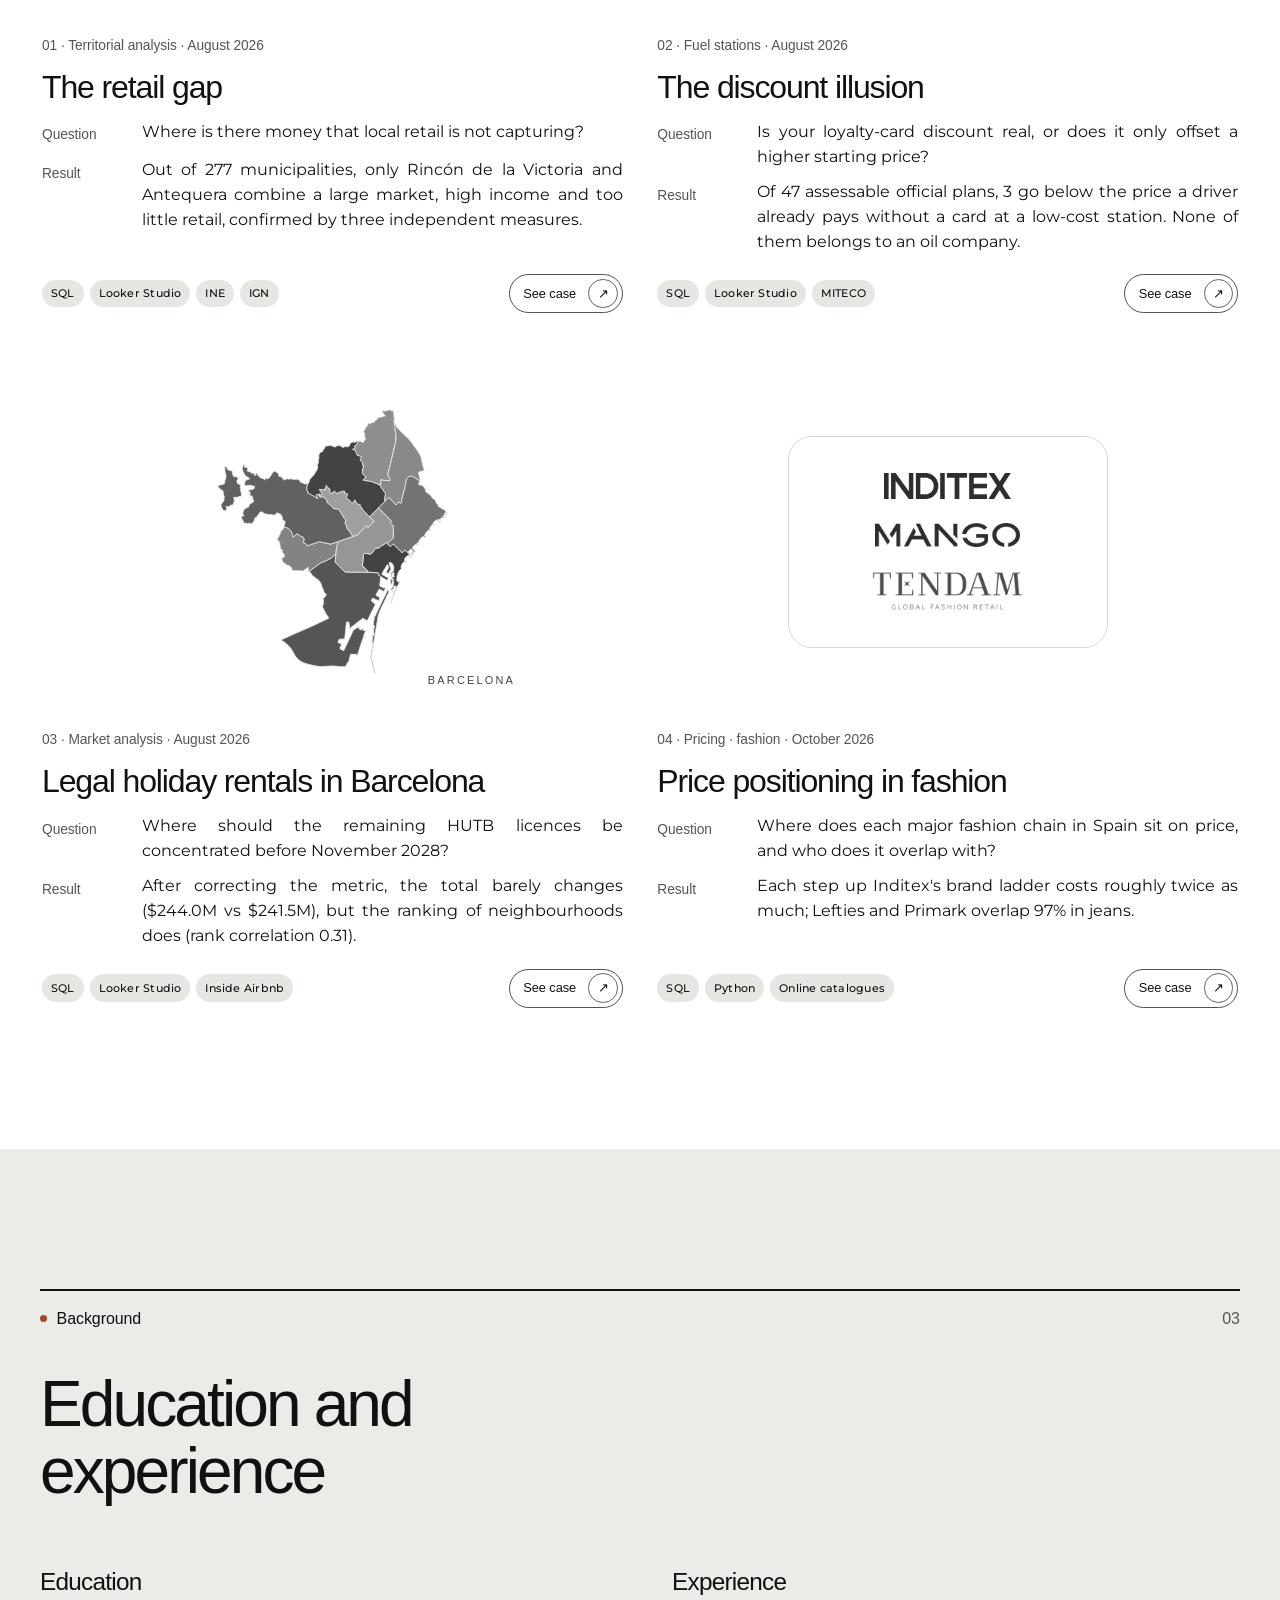
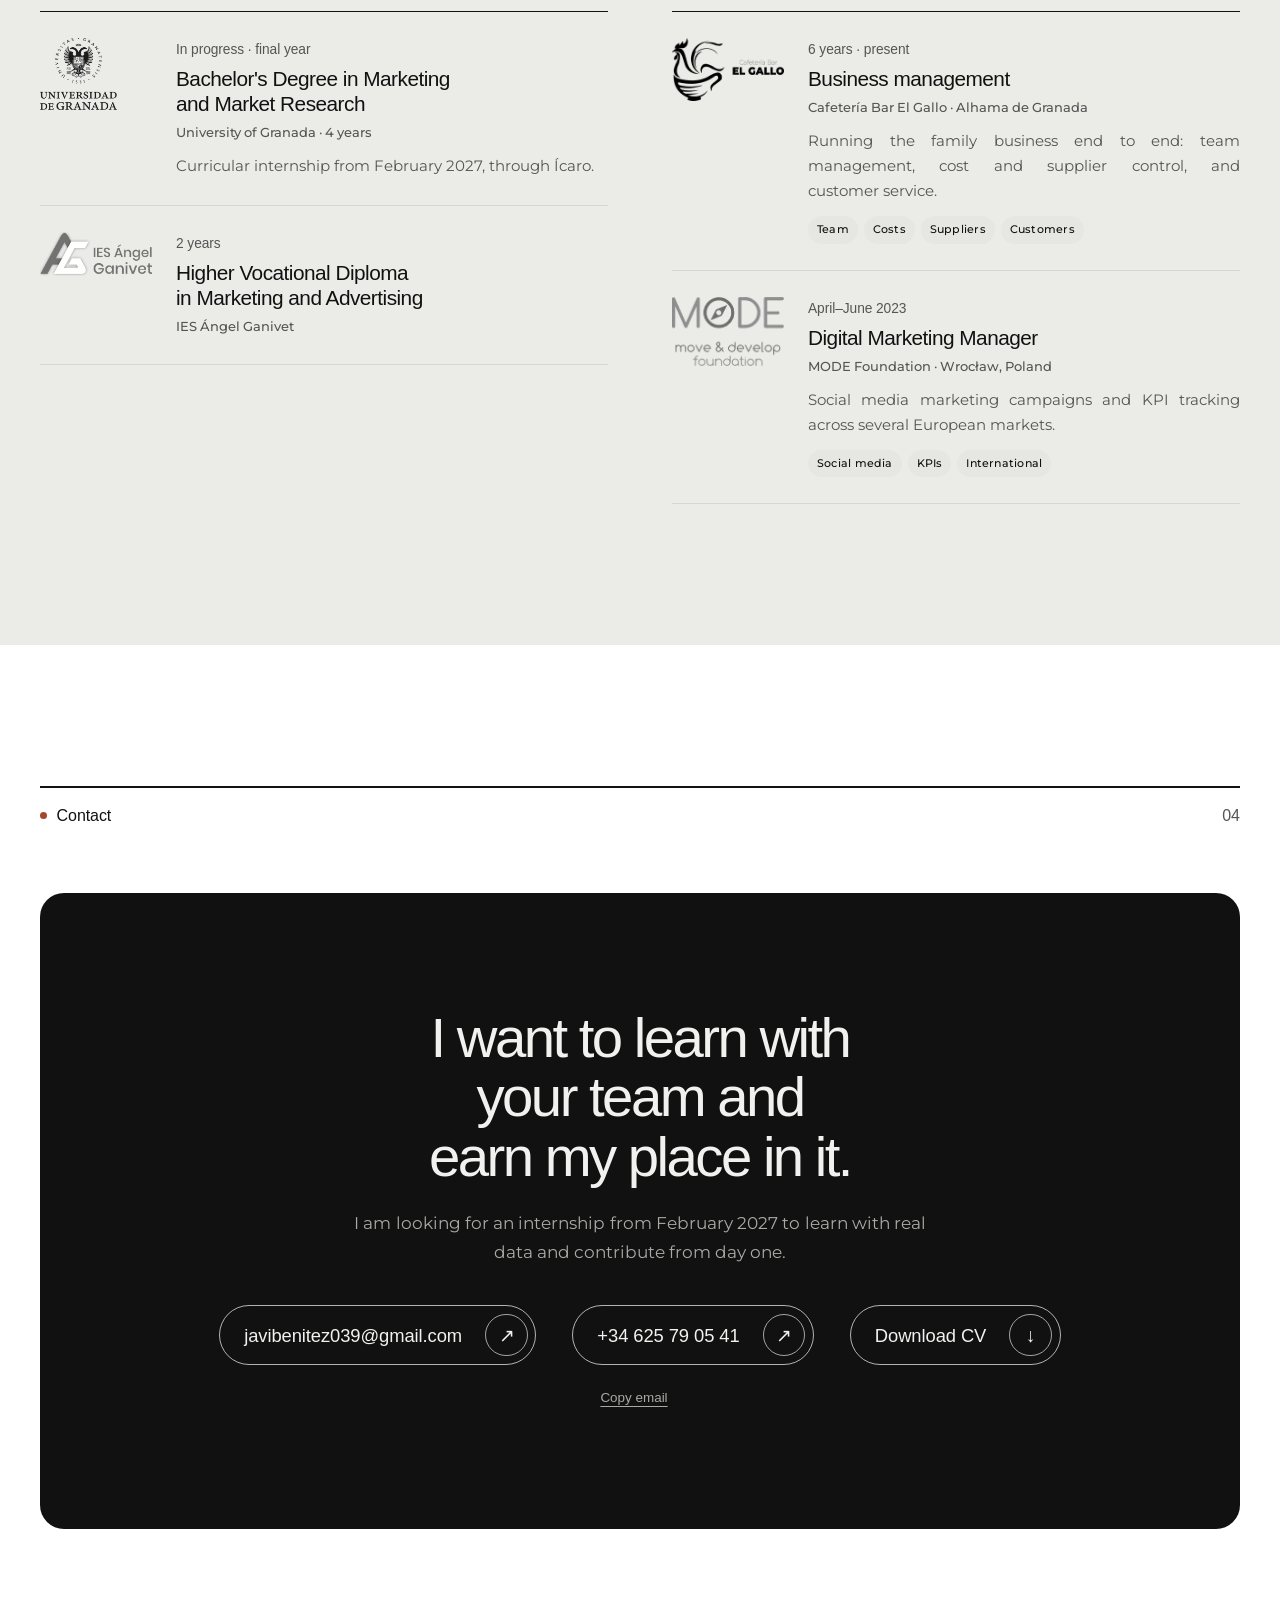
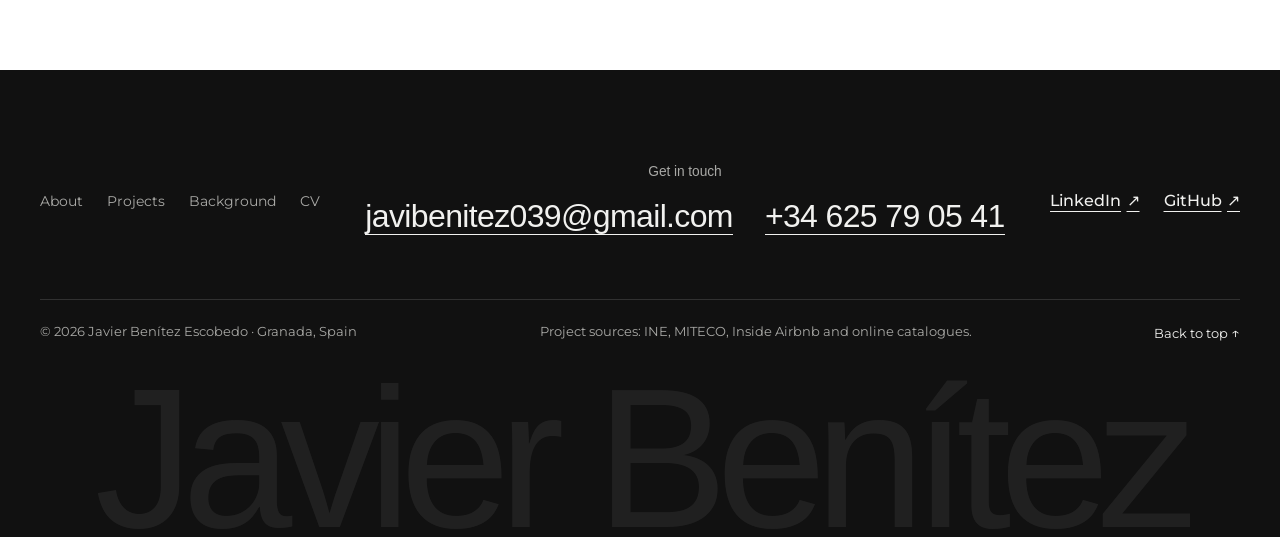
<file: site/en/index.html>
<!doctype html>
<html lang="en">
<head>
  <meta charset="utf-8">
  <meta name="viewport" content="width=device-width, initial-scale=1">
  <title>Javier Benítez Escobedo · Data analysis · Internship from Feb 2027</title>
  <meta name="description" content="Marketing and Market Research student (University of Granada), specialising in data analysis. Looking for a data analysis internship from February 2027.">
  <link rel="canonical" href="https://degallo.github.io/en/">
  <link rel="alternate" hreflang="es" href="https://degallo.github.io/">
  <link rel="alternate" hreflang="x-default" href="https://degallo.github.io/">
  <link rel="alternate" hreflang="en" href="https://degallo.github.io/en/">
  <meta name="theme-color" content="#EBEBE8">
  <meta name="color-scheme" content="light only">
  <meta name="author" content="Javier Benítez Escobedo">
  <meta name="format-detection" content="telephone=no">
  <link rel="icon" href="../favicon.svg" type="image/svg+xml">
  <link rel="apple-touch-icon" href="../apple-touch-icon.png">

  <meta property="og:type" content="profile">
  <meta property="og:locale" content="en_GB">
  <meta property="og:site_name" content="Javier Benítez Escobedo">
  <meta property="og:title" content="Javier Benítez Escobedo · Data analysis">
  <meta property="og:description" content="Marketing and Market Research student (University of Granada). Looking for a data analysis internship from February 2027.">
  <meta property="og:url" content="https://degallo.github.io/en/">
  <meta property="og:image" content="https://degallo.github.io/assets/img/og-portfolio.jpg">
  <meta property="og:image:width" content="1200">
  <meta property="og:image:height" content="630">
  <meta property="og:image:alt" content="Javier Benítez Escobedo, data analysis">
  <meta name="twitter:card" content="summary_large_image">

  <link rel="preload" href="../assets/fonts/montserrat-latin.woff2" as="font" type="font/woff2" crossorigin>
  <link rel="preload" as="image" href="../assets/img/javier-benitez-recorte-700.webp" imagesrcset="../assets/img/javier-benitez-recorte-700.webp 700w, ../assets/img/javier-benitez-recorte-900.webp 900w, ../assets/img/javier-benitez-recorte-1200.webp 1200w" imagesizes="(max-width: 600px) 100vw, (max-width: 860px) 52vw, 46vw" fetchpriority="high">
  <link rel="stylesheet" href="../css/styles.css?v=11">
  <script>document.documentElement.classList.add('js');addEventListener('load',function(){if(!window.__jbReady)document.documentElement.classList.remove('js')})</script>

  <script type="application/ld+json">
  {
    "@context": "https://schema.org",
    "@type": "Person",
    "name": "Javier Benítez Escobedo",
    "url": "https://degallo.github.io/en/",
    "image": "https://degallo.github.io/assets/img/javier-benitez-1000.webp",
    "email": "mailto:javibenitez039@gmail.com",
    "telephone": "+34625790541",
    "address": { "@type": "PostalAddress", "addressLocality": "Granada", "addressCountry": "ES" },
    "description": "Marketing and Market Research student at the University of Granada. Looking for a curricular internship in data analysis (from February 2027).",
    "alumniOf": [
      { "@type": "CollegeOrUniversity", "name": "Universidad de Granada" },
      { "@type": "EducationalOrganization", "name": "IES Ángel Ganivet" }
    ],
    "knowsAbout": ["Data analysis", "SQL", "SQLite", "Looker Studio", "Market research", "Open data", "Prompt engineering", "Claude Code"],
    "knowsLanguage": ["es", "en"],
    "sameAs": [
      "https://www.linkedin.com/in/javierbenitezescobedo",
      "https://github.com/degallo"
    ]
  }
  </script>
</head>
<body>
  <a class="skip-link" href="#contenido">Skip to content</a>

  <header class="site-header">
    <div class="container">
      <button class="nav-toggle" type="button" aria-expanded="false" aria-controls="nav">Menu</button>
      <a class="brand" href="#inicio">Javier Benítez<span class="brand__2"> Escobedo</span></a>
      <nav class="nav" id="nav" aria-label="Main">
        <ul data-spy>
          <li><a href="#sobre-mi">About</a></li>
          <li><a href="#proyectos">Projects</a></li>
          <li><a href="#trayectoria">Background</a></li>
          <li><a href="#contacto">Contact</a></li>
        </ul>
      </nav>
      <div class="header__end">
        <a class="lang" href="../" hreflang="es" lang="es" aria-label="ES · Versión en español">ES</a>
        <a class="btn btn--sm nav__cv" href="../assets/docs/CV_Javier_Benitez_Escobedo.pdf" download><span class="nav__cv-long">Download&nbsp;</span>CV<span class="visually-hidden"> (PDF, 473 KB)</span></a>
      </div>
    </div>
  </header>

  <main id="contenido">

    <!-- ===== Hero ===== -->
    <section class="hero" id="inicio" aria-labelledby="titulo">
      <div class="hero__stage">
        <div class="hero__top">
          <p class="hero__role">Marketing and Market Research (UGR) · Data analysis · Granada, Spain</p>
          <ul class="hero__links">
            <li><a href="https://www.linkedin.com/in/javierbenitezescobedo" target="_blank" rel="me noopener">LinkedIn<span class="visually-hidden"> (opens in a new tab)</span></a></li>
            <li><a href="https://github.com/degallo" target="_blank" rel="me noopener">GitHub<span class="visually-hidden"> (opens in a new tab)</span></a></li>
            <li><a href="mailto:javibenitez039@gmail.com">Email</a></li>
          </ul>
          <p class="hero__status">Available for an internship from February 2027</p>
        </div>
        <div class="hero__actions">
          <a class="btn btn--ink" href="../assets/docs/CV_Javier_Benitez_Escobedo.pdf" download>Download CV<span class="visually-hidden"> (PDF, 473 KB)</span></a>
          <a class="btn" href="#proyectos">See projects</a>
        </div>
        <img class="hero__photo"
             src="../assets/img/javier-benitez-recorte-700.webp"
             srcset="../assets/img/javier-benitez-recorte-700.webp 700w, ../assets/img/javier-benitez-recorte-900.webp 900w, ../assets/img/javier-benitez-recorte-1200.webp 1200w"
             sizes="(max-width: 600px) 100vw, (max-width: 860px) 52vw, 46vw"
             width="700" height="906" fetchpriority="high"
             alt="Black-and-white portrait of Javier Benítez wearing a blazer and a white shirt.">
        <h1 class="hero__name" id="titulo"><span>Javier Benítez</span><span>Escobedo</span></h1>
      </div>
    </section>

    <!-- ===== About ===== -->
    <section class="section" id="sobre-mi" aria-labelledby="sobre-mi-titulo">
      <div class="container">
        <div class="section__index reveal"><p class="eyebrow">About</p><span class="section__num">01</span></div>
        <h2 class="statement reveal" id="sobre-mi-titulo">Marketing and Market Research student at the University of Granada, specialising in data analysis for business.</h2>

        <div class="about-grid">
          <div class="about__text reveal">
            <p>On my own initiative I build analysis projects with Spanish public data sources (INE, MITECO): cleaning and modelling in SQL, dashboards in Looker Studio, and actionable conclusions for a real decision.</p>
            <p>During the internship I want to work with a company's internal data, move from SQL to Python/pandas on a real case and learn how a dashboard is used inside a team.</p>
            <p>I am looking for a <strong>curricular internship in data analysis</strong> from February 2027, through the University of Granada's Ícaro platform.</p>
          </div>

          <div class="tools reveal" style="--d:.08s">
            <p class="label tools__head">Tools</p>
            <ul class="tools__list">
              <li><span>SQL</span><span>SQLite, DB Browser</span></li>
              <li><span>Looker Studio</span><span>dashboards</span></li>
              <li><span>Open data</span><span>cleaning and modelling INE and MITECO data</span></li>
              <li><span>Excel / Google Sheets</span><span></span></li>
              <li><span>Python and pandas</span><span>learning</span></li>
              <li><span>Git / GitHub</span><span></span></li>
            </ul>
            <div class="tools__langs">
              <span class="pill">Spanish · native</span>
              <span class="pill">English · professional</span>
              <span class="pill">Driving licence · own car</span>
            </div>
          </div>
        </div>

        <div class="ai-skills reveal">
          <div class="ai-skills__head">
            <h3 class="ai-skills__title">AI skills</h3>
            <ul class="ai-skills__models" aria-label="AI models I work with">
              <li><img src="../assets/img/logos/chatgpt.webp" width="128" height="128" loading="lazy" decoding="async" alt=""><span>ChatGPT</span></li>
              <li><img src="../assets/img/logos/claude.webp" width="128" height="128" loading="lazy" decoding="async" alt=""><span>Claude</span></li>
            </ul>
          </div>
          <ul class="ai-skills__list">
            <li>Prompt engineering.</li>
            <li>Context and token optimisation.</li>
            <li>Integrating AI with MCP tools.</li>
            <li>AI-assisted development (Claude Code).</li>
            <li>Output verification: checking AI answers against real sources and data to catch errors and hallucinations.</li>
            <li>Responsible AI use: judgement on privacy and data protection (GDPR).</li>
          </ul>
        </div>
      </div>
    </section>

    <!-- ===== Tools strip ===== -->
    <section class="marquee" aria-label="Tools I work with">
      <div class="marquee__track">
        <ul class="marquee__list"><li>SQL</li><li>Looker Studio</li><li>Excel</li><li>Google Sheets</li><li>Python</li><li>pandas</li><li>Git</li><li>GitHub</li><li>INE</li><li>MITECO</li><li>Open data</li></ul>
        <ul class="marquee__list" aria-hidden="true"><li>SQL</li><li>Looker Studio</li><li>Excel</li><li>Google Sheets</li><li>Python</li><li>pandas</li><li>Git</li><li>GitHub</li><li>INE</li><li>MITECO</li><li>Open data</li></ul>
      </div>
    </section>

    <!-- ===== Projects ===== -->
    <section class="section band" id="proyectos" aria-labelledby="proyectos-titulo">
      <div class="container">
        <div class="section__head">
          <div class="section__index reveal"><p class="eyebrow">Projects</p><span class="section__num">02</span></div>
          <p class="ghost" aria-hidden="true" data-text="projects"></p>
          <h2 class="section__title reveal" id="proyectos-titulo">Projects I have built on my own</h2>
          <p class="section__note reveal">Each case study is in English; the downloadable PDF reports are in Spanish.</p>
        </div>

        <div class="projects">
          <article class="project reveal">
            <a class="project__media" href="proyectos/hueco-comercial.html" tabindex="-1" aria-hidden="true">
              <img src="../assets/img/proyectos/iconos/hueco-comercial.svg" width="1600" height="900" loading="lazy" decoding="async"
                   alt="Outline of the provinces of Granada and Málaga split into their 277 municipalities, in black and terracotta.">
            </a>
            <div class="project__body">
              <p class="project__meta label">01 · Territorial analysis · August 2026</p>
              <h3 class="project__title"><a href="proyectos/hueco-comercial.html">The retail gap</a></h3>
              <dl class="project__rows">
                <div><dt class="label">Question</dt><dd>Where is there money that local retail is not capturing?</dd></div>
                <div><dt class="label">Result</dt><dd>Out of 277 municipalities, only Rincón de la Victoria and Antequera combine a large market, high income and too little retail, confirmed by three independent measures.</dd></div>
              </dl>
              <div class="project__foot">
                <ul class="tags" aria-label="Tools and sources"><li>SQL</li><li>Looker Studio</li><li>INE</li><li>IGN</li></ul>
                <a class="btn btn--sm" href="proyectos/hueco-comercial.html">See case<span class="visually-hidden">: The retail gap</span></a>
              </div>
            </div>
          </article>

          <article class="project reveal" style="--d:.08s">
            <a class="project__media" href="proyectos/ilusion-descuento.html" tabindex="-1" aria-hidden="true">
              <img src="../assets/img/proyectos/iconos/ilusion-descuento.svg" width="1600" height="900" loading="lazy" decoding="async"
                   alt="Fuel pump labelled diesel next to a discount seal with a percent sign.">
            </a>
            <div class="project__body">
              <p class="project__meta label">02 · Fuel stations · August 2026</p>
              <h3 class="project__title"><a href="proyectos/ilusion-descuento.html">The discount illusion</a></h3>
              <dl class="project__rows">
                <div><dt class="label">Question</dt><dd>Is your loyalty-card discount real, or does it only offset a higher starting price?</dd></div>
                <div><dt class="label">Result</dt><dd>Of 47 assessable official plans, 3 go below the price a driver already pays without a card at a low-cost station. None of them belongs to an oil company.</dd></div>
              </dl>
              <div class="project__foot">
                <ul class="tags" aria-label="Tools and sources"><li>SQL</li><li>Looker Studio</li><li>MITECO</li></ul>
                <a class="btn btn--sm" href="proyectos/ilusion-descuento.html">See case<span class="visually-hidden">: The discount illusion</span></a>
              </div>
            </div>
          </article>

          <article class="project reveal">
            <a class="project__media" href="proyectos/alquiler-turistico-barcelona.html" tabindex="-1" aria-hidden="true">
              <img src="../assets/img/proyectos/iconos/alquiler-turistico-barcelona.svg" width="1600" height="900" loading="lazy" decoding="async"
                   alt="Outline of the city of Barcelona split into its ten districts, in black and terracotta.">
            </a>
            <div class="project__body">
              <p class="project__meta label">03 · Market analysis · August 2026</p>
              <h3 class="project__title"><a href="proyectos/alquiler-turistico-barcelona.html">Legal holiday rentals in Barcelona</a></h3>
              <dl class="project__rows">
                <div><dt class="label">Question</dt><dd>Where should the remaining HUTB licences be concentrated before November 2028?</dd></div>
                <div><dt class="label">Result</dt><dd>After correcting the metric, the total barely changes ($244.0M vs $241.5M), but the ranking of neighbourhoods does (rank correlation 0.31).</dd></div>
              </dl>
              <div class="project__foot">
                <ul class="tags" aria-label="Tools and sources"><li>SQL</li><li>Looker Studio</li><li>Inside Airbnb</li></ul>
                <a class="btn btn--sm" href="proyectos/alquiler-turistico-barcelona.html">See case<span class="visually-hidden">: Legal holiday rentals in Barcelona</span></a>
              </div>
            </div>
          </article>

          <article class="project reveal" style="--d:.08s">
            <a class="project__media project__media--logos" href="proyectos/posicionamiento-moda.html" tabindex="-1" aria-hidden="true">
              <span class="logo-box">
                <img src="../assets/img/logos/inditex.webp" srcset="../assets/img/logos/inditex-400.webp 400w, ../assets/img/logos/inditex.webp 640w" sizes="200px" width="640" height="132" loading="lazy" decoding="async" alt="Inditex logo">
                <img src="../assets/img/logos/mango.webp" srcset="../assets/img/logos/mango-400.webp 400w, ../assets/img/logos/mango.webp 640w" sizes="200px" width="640" height="106" loading="lazy" decoding="async" alt="Mango logo">
                <img src="../assets/img/logos/tendam.webp" srcset="../assets/img/logos/tendam-400.webp 400w, ../assets/img/logos/tendam.webp 640w" sizes="200px" width="640" height="170" loading="lazy" decoding="async" alt="Tendam logo">
              </span>
            </a>
            <div class="project__body">
              <p class="project__meta label">04 · Pricing · fashion · October 2026</p>
              <h3 class="project__title"><a href="proyectos/posicionamiento-moda.html">Price positioning in fashion</a></h3>
              <dl class="project__rows">
                <div><dt class="label">Question</dt><dd>Where does each major fashion chain in Spain sit on price, and who does it overlap with?</dd></div>
                <div><dt class="label">Result</dt><dd>Each step up Inditex's brand ladder costs roughly twice as much; Lefties and Primark overlap 97% in jeans.</dd></div>
              </dl>
              <div class="project__foot">
                <ul class="tags" aria-label="Tools and sources"><li>SQL</li><li>Python</li><li>Online catalogues</li></ul>
                <a class="btn btn--sm" href="proyectos/posicionamiento-moda.html">See case<span class="visually-hidden">: Price positioning in fashion</span></a>
              </div>
            </div>
          </article>
        </div>
      </div>
    </section>

    <!-- ===== Background ===== -->
    <section class="section" id="trayectoria" aria-labelledby="trayectoria-titulo">
      <div class="container">
        <div class="section__head">
          <div class="section__index reveal"><p class="eyebrow">Background</p><span class="section__num">03</span></div>
          <h2 class="section__title reveal" id="trayectoria-titulo">Education and experience</h2>
        </div>

        <div class="cv-grid">
          <div class="cv-col reveal">
            <h3 class="cv-col__title">Education</h3>
            <ol class="cv-list">
              <li class="cv-item">
                <div class="cv-item__logo"><img src="../assets/img/logos/ugr.webp" width="149" height="140" loading="lazy" alt="University of Granada logo"></div>
                <div>
                  <p class="cv-item__when label">In progress · final year</p>
                  <h4 class="cv-item__title">Bachelor's Degree in Marketing and Market Research</h4>
                  <p class="cv-item__org">University of Granada · 4 years</p>
                  <p class="cv-item__desc">Curricular internship from February 2027, through Ícaro.</p>
                </div>
              </li>
              <li class="cv-item">
                <div class="cv-item__logo"><img src="../assets/img/logos/ies-angel-ganivet.webp" width="190" height="75" loading="lazy" alt="IES Ángel Ganivet logo"></div>
                <div>
                  <p class="cv-item__when label">2 years</p>
                  <h4 class="cv-item__title">Higher Vocational Diploma in Marketing and Advertising</h4>
                  <p class="cv-item__org">IES Ángel Ganivet</p>
                </div>
              </li>
            </ol>
          </div>

          <div class="cv-col reveal" style="--d:.08s">
            <h3 class="cv-col__title">Experience</h3>
            <ol class="cv-list">
              <li class="cv-item">
                <div class="cv-item__logo"><img src="../assets/img/logos/cafeteria-el-gallo.webp" width="247" height="140" loading="lazy" alt="Cafetería Bar El Gallo logo"></div>
                <div>
                  <p class="cv-item__when label">6 years · present</p>
                  <h4 class="cv-item__title">Business management</h4>
                  <p class="cv-item__org">Cafetería Bar El Gallo · Alhama de Granada</p>
                  <p class="cv-item__desc">Running the family business end to end: team management, cost and supplier control, and customer service.</p>
                  <ul class="tags" aria-label="Areas"><li>Team</li><li>Costs</li><li>Suppliers</li><li>Customers</li></ul>
                </div>
              </li>
              <li class="cv-item">
                <div class="cv-item__logo"><img src="../assets/img/logos/mode-foundation.webp" width="227" height="140" loading="lazy" alt="MODE Foundation logo"></div>
                <div>
                  <p class="cv-item__when label">April–June 2023</p>
                  <h4 class="cv-item__title">Digital Marketing Manager</h4>
                  <p class="cv-item__org">MODE Foundation · Wrocław, Poland</p>
                  <p class="cv-item__desc">Social media marketing campaigns and KPI tracking across several European markets.</p>
                  <ul class="tags" aria-label="Areas"><li>Social media</li><li>KPIs</li><li>International</li></ul>
                </div>
              </li>
            </ol>
          </div>
        </div>
      </div>
    </section>

    <!-- ===== Contact ===== -->
    <section class="section band" id="contacto" aria-labelledby="contacto-titulo">
      <div class="container">
        <div class="section__index reveal"><p class="eyebrow">Contact</p><span class="section__num">04</span></div>
        <div class="cta reveal">
          <h2 id="contacto-titulo">I want to learn with your team and earn my place in it.</h2>
          <p>I am looking for an internship from February 2027 to learn with real data and contribute from day one.</p>
          <div class="cta__actions">
            <a class="btn btn--light" href="mailto:javibenitez039@gmail.com">javibenitez039@gmail.com</a>
            <a class="btn btn--light" href="tel:+34625790541">+34&nbsp;625&nbsp;79&nbsp;05&nbsp;41</a>
            <a class="btn btn--light" href="../assets/docs/CV_Javier_Benitez_Escobedo.pdf" download>Download CV<span class="visually-hidden"> (PDF, 473 KB)</span></a>
          </div>
        </div>
      </div>
    </section>
  </main>

  <footer class="site-footer">
    <div class="container">
      <div class="footer__top">
        <nav class="footer__nav" aria-label="Footer">
          <ul>
            <li><a href="#sobre-mi">About</a></li>
            <li><a href="#proyectos">Projects</a></li>
            <li><a href="#trayectoria">Background</a></li>
            <li><a href="../assets/docs/CV_Javier_Benitez_Escobedo.pdf" download>CV<span class="visually-hidden"> (PDF, 473 KB)</span></a></li>
          </ul>
        </nav>
        <div class="footer__contact">
          <p class="label">Get in touch</p>
          <a href="mailto:javibenitez039@gmail.com">javibenitez039@gmail.com</a>
          <a href="tel:+34625790541">+34&nbsp;625&nbsp;79&nbsp;05&nbsp;41</a>
        </div>
        <ul class="footer__social">
          <li><a class="link-arrow" href="https://www.linkedin.com/in/javierbenitezescobedo" rel="me noopener" target="_blank">LinkedIn <span class="arrow" aria-hidden="true">↗</span><span class="visually-hidden"> (opens in a new tab)</span></a></li>
          <li><a class="link-arrow" href="https://github.com/degallo" rel="me noopener" target="_blank">GitHub <span class="arrow" aria-hidden="true">↗</span><span class="visually-hidden"> (opens in a new tab)</span></a></li>
        </ul>
      </div>
      <div class="footer__bottom">
        <span>© <span data-year>2026</span> Javier Benítez Escobedo · Granada, Spain</span>
        <span>Project sources: INE, MITECO, Inside Airbnb and online catalogues.</span>
        <a class="to-top" href="#contenido">Back to top <span aria-hidden="true">↑</span></a>
      </div>
    </div>
    <p class="footer__name" aria-hidden="true" data-text="Javier Benítez"></p>
  </footer>

  <script src="../js/main.js?v=11" defer></script>
</body>
</html>
</file>
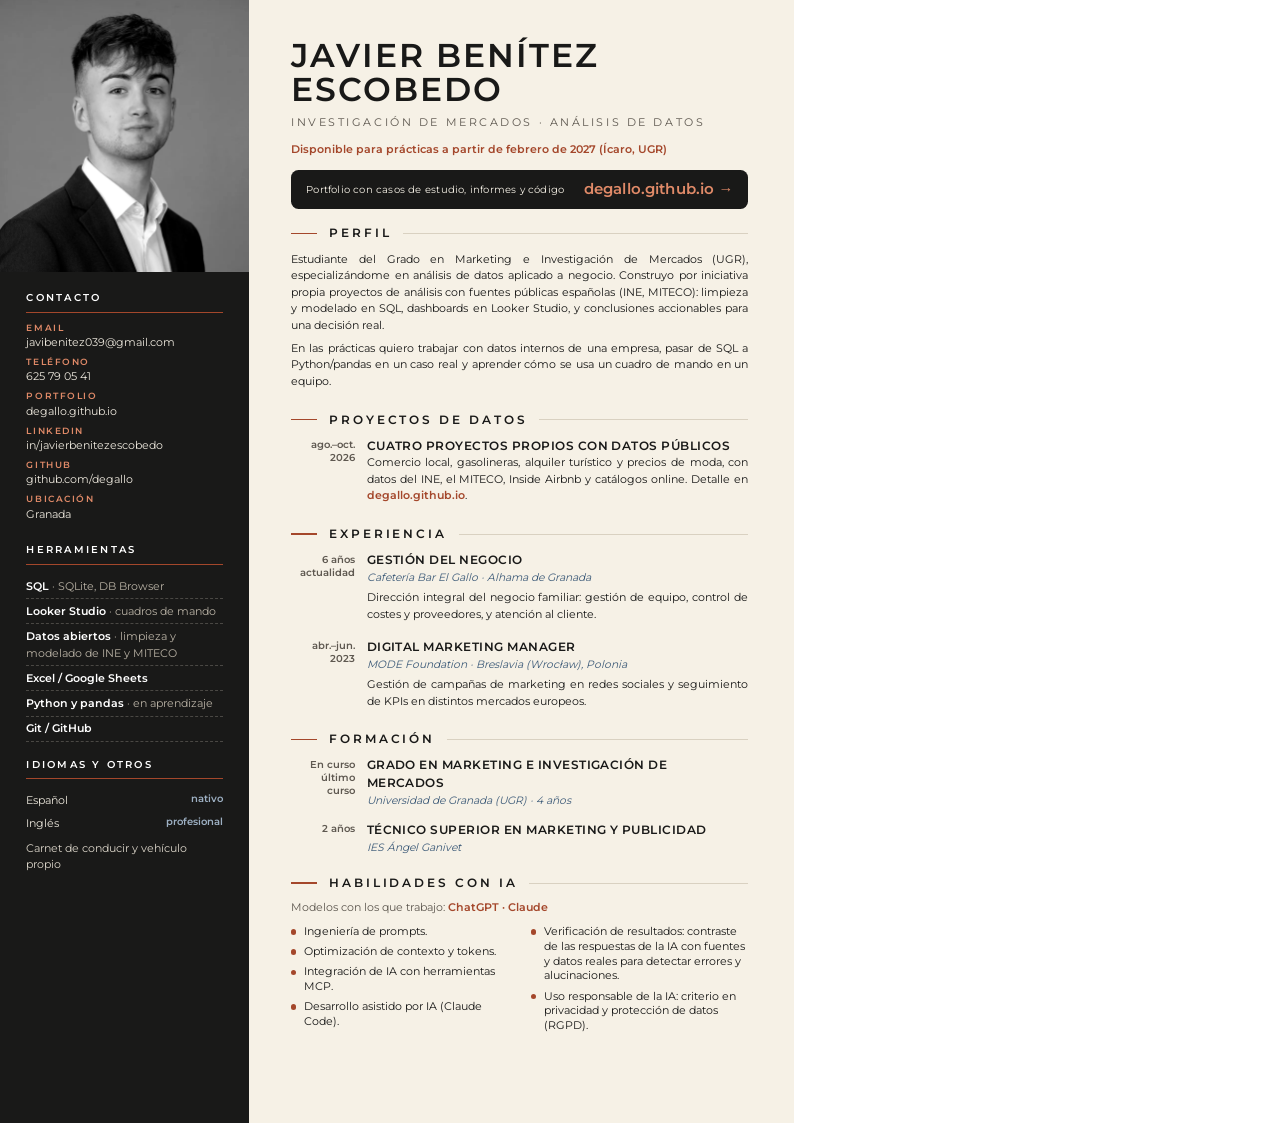
<file: cv/cv-visual.html>
<!doctype html>
<html lang="es">
<head>
<meta charset="utf-8">
<title>CV (versión visual a dos columnas) · Javier Benítez Escobedo</title>
<!-- Fuente del CV. Para generar el PDF: ábrelo en Chrome (con el servidor local:
     python3 -m http.server 8000  →  http://localhost:8000/cv/cv.html), Ctrl+P → Guardar como PDF,
     Márgenes: Ninguno y «Gráficos de fondo» activado. -->
<style>
  @font-face { font-family: "Montserrat"; src: url("../site/assets/fonts/montserrat-latin.woff2") format("woff2"); font-weight: 400 600; }
  @font-face { font-family: "Montserrat"; src: url("../site/assets/fonts/montserrat-latin-ext-l.woff2") format("woff2"); font-weight: 400 600; unicode-range: U+0141-0142; }
  @page { size: A4; margin: 0; }
  :root { --ink:#191918; --cream:#F6F1E6; --accent:#A4472B; --soft:#E08A68; --grey:#5E5850; --line:#D9D1C1; }
  * { box-sizing: border-box; }
  html, body { margin: 0; }
  body { font-family: "Montserrat", Arial, sans-serif; color: var(--ink); font-size: 8.6pt; line-height: 1.45; -webkit-print-color-adjust: exact; print-color-adjust: exact; }
  .page { width: 210mm; height: 297mm; display: grid; grid-template-columns: 66mm 1fr; overflow: hidden; }

  /* Columna lateral */
  aside { background: var(--ink); color: #EDE8DD; display: flex; flex-direction: column; }
  .photo { width: 100%; height: 72mm; object-fit: cover; object-position: 50% 18%; display: block; }
  .side { padding: 5mm 7mm 6mm; display: flex; flex-direction: column; gap: 4.2mm; }
  .side h2 { font-size: 7.6pt; letter-spacing: .22em; text-transform: uppercase; font-weight: 600; margin: 0 0 2.4mm; padding-bottom: 1.6mm; border-bottom: 1.4px solid var(--accent); color: #fff; }
  .contact div { margin-bottom: 1.4mm; }
  .contact .k { display: block; font-size: 6.4pt; letter-spacing: .18em; text-transform: uppercase; color: var(--soft); font-weight: 600; }
  .contact a, .contact span.v { color: #EDE8DD; text-decoration: none; font-size: 8pt; word-break: break-word; }
  .skills ul, .ai ul { list-style: none; margin: 0; padding: 0; }
  .skills li { padding: 1mm 0; border-bottom: 0.5px dashed #4a4844; }
  .skills li b { font-weight: 600; color: #fff; }
  .skills li span { color: #B8B1A4; }
  .ai .models { color: var(--soft); font-size: 7.4pt; margin: 0 0 1.6mm; }
  .ai li { position: relative; padding: 0 0 1.4mm 3.2mm; color: #DAD4C8; font-size: 7.8pt; line-height: 1.4; }
  .ai li::before { content: ""; position: absolute; left: 0; top: 1.35mm; width: 1.3mm; height: 1.3mm; border-radius: 50%; background: var(--accent); }
  .langs div { display: flex; justify-content: space-between; padding: .9mm 0; }
  .langs span:last-child { color: #9DB0C3; font-size: 7.6pt; font-weight: 600; }
  .langs .extra { padding-top: 1.2mm; color: #DAD4C8; text-align: left; }

  /* Columna principal */
  main { background: var(--cream); padding: 10mm 12mm 7mm 11mm; display: flex; flex-direction: column; gap: 4mm; }
  h1 { font-size: 25pt; line-height: 1.02; letter-spacing: .06em; text-transform: uppercase; font-weight: 600; margin: 0; }
  .role { margin: 2.4mm 0 0; font-size: 8pt; letter-spacing: .24em; text-transform: uppercase; color: var(--grey); }
  .avail { margin-top: 3mm; display: inline-block; font-size: 8pt; font-weight: 600; color: var(--accent); }
  main h2 { display: flex; align-items: center; gap: 3mm; font-size: 9.2pt; letter-spacing: .24em; text-transform: uppercase; font-weight: 600; margin: 0 0 2.2mm; }
  main h2::before { content: ""; width: 7mm; height: 1.4px; background: var(--accent); }
  main h2::after { content: ""; flex: 1; height: .6px; background: var(--line); }
  p { margin: 0 0 1.6mm; text-align: justify; hyphens: auto; }
  .item { display: grid; grid-template-columns: 17mm 1fr; gap: 3mm; margin-bottom: 2.4mm; }
  .item:last-child { margin-bottom: 0; }
  .when { font-size: 7.2pt; color: var(--grey); font-weight: 600; text-align: right; line-height: 1.35; padding-top: .6mm; }
  .item h3 { margin: 0; font-size: 9pt; letter-spacing: .04em; text-transform: uppercase; font-weight: 600; }
  .org { margin: .4mm 0 1mm; font-style: italic; color: #3C5A78; font-size: 8pt; }
  .figures { display: grid; grid-template-columns: repeat(4, 1fr); gap: 2.4mm; margin: 2.2mm 0 2.4mm; }
  .figures div { border-top: 1.2px solid var(--ink); padding-top: 1.4mm; }
  .figures b { display: block; font-size: 12.5pt; font-weight: 500; letter-spacing: -.02em; }
  .figures span { font-size: 6.9pt; color: var(--grey); line-height: 1.3; display: block; }
  .method { margin: 0; padding: 0; list-style: none; }
  .method li { position: relative; padding-left: 3.4mm; margin-bottom: 1.1mm; }
  .method li::before { content: ""; position: absolute; left: 0; top: 1.5mm; width: 1.4mm; height: 1.4mm; border-radius: 50%; background: var(--accent); }
  .link { font-size: 8pt; margin-top: 1.6mm; }
  .link a { color: var(--accent); font-weight: 600; text-decoration: none; }
  .inline { color: var(--accent); font-weight: 600; text-decoration: none; }
  .cols { display: grid; grid-template-columns: 1fr 1fr; gap: 6mm; }
  .cols h3 { margin: 0 0 1.8mm; font-size: 8.6pt; letter-spacing: .04em; text-transform: uppercase; font-weight: 600; }
  .cols .models { text-transform: none; letter-spacing: 0; font-weight: 500; color: var(--accent); font-size: 7.6pt; margin-left: 1.5mm; }
  .dots { list-style: none; margin: 0; padding: 0; }
  .dots li { position: relative; padding-left: 3.4mm; margin-bottom: .8mm; line-height: 1.32; font-size: 8pt; }
  .dots li::before { content: ""; position: absolute; left: 0; top: 1.4mm; width: 1.4mm; height: 1.4mm; border-radius: 50%; background: var(--accent); }
  .portfolio { margin-top: 3.4mm; display: flex; justify-content: space-between; align-items: center; gap: 4mm;
    padding: 2.4mm 4mm; border-radius: 2mm; background: var(--ink); color: #F6F1E6; text-decoration: none; }
  .portfolio span { font-size: 7.8pt; letter-spacing: .02em; }
  .portfolio b { font-size: 11pt; font-weight: 600; color: var(--soft); letter-spacing: .01em; white-space: nowrap; }
  .avail { display: block !important; }
  .ai-block .dots { columns: 2; column-gap: 6mm; }
  .ai-block .dots li { font-size: 8.4pt; margin-bottom: 1.4mm; }
  .ai-models { margin: 0 0 2.2mm; font-size: 8pt; color: var(--grey); }
  .ai-models b { color: var(--accent); font-weight: 600; }
  .ai-block .dots li { break-inside: avoid; }
</style>
</head>
<body>
<div class="page">
  <aside>
    <img class="photo" src="../site/assets/img/javier-benitez-1000.webp" alt="Javier Benítez Escobedo">
    <div class="side">
      <section class="contact">
        <h2>Contacto</h2>
        <div><span class="k">Email</span><a href="mailto:javibenitez039@gmail.com">javibenitez039@gmail.com</a></div>
        <div><span class="k">Teléfono</span><a href="tel:+34625790541">625 79 05 41</a></div>
        <div><span class="k">Portfolio</span><a href="https://degallo.github.io/">degallo.github.io</a></div>
        <div><span class="k">LinkedIn</span><a href="https://www.linkedin.com/in/javierbenitezescobedo">in/javierbenitezescobedo</a></div>
        <div><span class="k">GitHub</span><a href="https://github.com/degallo">github.com/degallo</a></div>
        <div><span class="k">Ubicación</span><span class="v">Granada</span></div>
      </section>

      <section class="skills">
        <h2>Herramientas</h2>
        <ul>
          <li><b>SQL</b> <span>· SQLite, DB Browser</span></li>
          <li><b>Looker Studio</b> <span>· cuadros de mando</span></li>
          <li><b>Datos abiertos</b> <span>· limpieza y modelado de INE y MITECO</span></li>
          <li><b>Excel / Google Sheets</b></li>
          <li><b>Python y pandas</b> <span>· en aprendizaje</span></li>
          <li><b>Git / GitHub</b></li>
        </ul>
      </section>


      <section class="langs">
        <h2>Idiomas y otros</h2>
        <div><span>Español</span><span>nativo</span></div>
        <div><span>Inglés</span><span>profesional</span></div>
        <p class="extra">Carnet de conducir y vehículo propio</p>
      </section>
    </div>
  </aside>

  <main>
    <header>
      <h1>Javier Benítez<br>Escobedo</h1>
      <p class="role">Investigación de mercados · Análisis de datos</p>
      <span class="avail">Disponible para prácticas a partir de febrero de 2027 (Ícaro, UGR)</span>
      <a class="portfolio" href="https://degallo.github.io/"><span>Portfolio con casos de estudio, informes y código</span><b>degallo.github.io&nbsp;→</b></a>
    </header>

    <section>
      <h2>Perfil</h2>
      <p>Estudiante del Grado en Marketing e Investigación de Mercados (UGR), especializándome en análisis de datos aplicado a negocio. Construyo por iniciativa propia proyectos de análisis con fuentes públicas españolas (INE, MITECO): limpieza y modelado en SQL, dashboards en Looker Studio, y conclusiones accionables para una decisión real.</p>
      <p>En las prácticas quiero trabajar con datos internos de una empresa, pasar de SQL a Python/pandas en un caso real y aprender cómo se usa un cuadro de mando en un equipo.</p>
    </section>

    <section>
      <h2>Proyectos de datos</h2>
      <div class="item">
        <div class="when">ago.–oct.<br>2026</div>
        <div>
          <h3>Cuatro proyectos propios con datos públicos</h3>
          <p>Comercio local, gasolineras, alquiler turístico y precios de moda, con datos del INE, el MITECO, Inside Airbnb y catálogos online. Detalle en <a class="inline" href="https://degallo.github.io/#proyectos">degallo.github.io</a>.</p>
        </div>
      </div>
    </section>

    <section>
      <h2>Experiencia</h2>
      <div class="item">
        <div class="when">6 años<br>actualidad</div>
        <div>
          <h3>Gestión del negocio</h3>
          <p class="org">Cafetería Bar El Gallo · Alhama de Granada</p>
          <p>Dirección integral del negocio familiar: gestión de equipo, control de costes y proveedores, y atención al cliente.</p>
        </div>
      </div>
      <div class="item">
        <div class="when">abr.–jun.<br>2023</div>
        <div>
          <h3>Digital Marketing Manager</h3>
          <p class="org">MODE Foundation · Breslavia (Wrocław), Polonia</p>
          <p>Gestión de campañas de marketing en redes sociales y seguimiento de KPIs en distintos mercados europeos.</p>
        </div>
      </div>
    </section>

    <section>
      <h2>Formación</h2>
      <div class="item">
        <div class="when">En curso<br>último curso</div>
        <div>
          <h3>Grado en Marketing e Investigación de Mercados</h3>
          <p class="org">Universidad de Granada (UGR) · 4 años</p>
        </div>
      </div>
      <div class="item">
        <div class="when">2 años</div>
        <div>
          <h3>Técnico Superior en Marketing y Publicidad</h3>
          <p class="org">IES Ángel Ganivet</p>
        </div>
      </div>
    </section>
    <section>
      <h2>Habilidades con IA</h2>
      <div class="ai-block">
        <div>
          <p class="ai-models">Modelos con los que trabajo: <b>ChatGPT · Claude</b></p>
          <ul class="dots">
            <li>Ingeniería de prompts.</li>
            <li>Optimización de contexto y tokens.</li>
            <li>Integración de IA con herramientas MCP.</li>
            <li>Desarrollo asistido por IA (Claude Code).</li>
            <li>Verificación de resultados: contraste de las respuestas de la IA con fuentes y datos reales para detectar errores y alucinaciones.</li>
            <li>Uso responsable de la IA: criterio en privacidad y protección de datos (RGPD).</li>
          </ul>
        </div>
      </div>
    </section>
  </main>
</div>
</body>
</html>
</file>
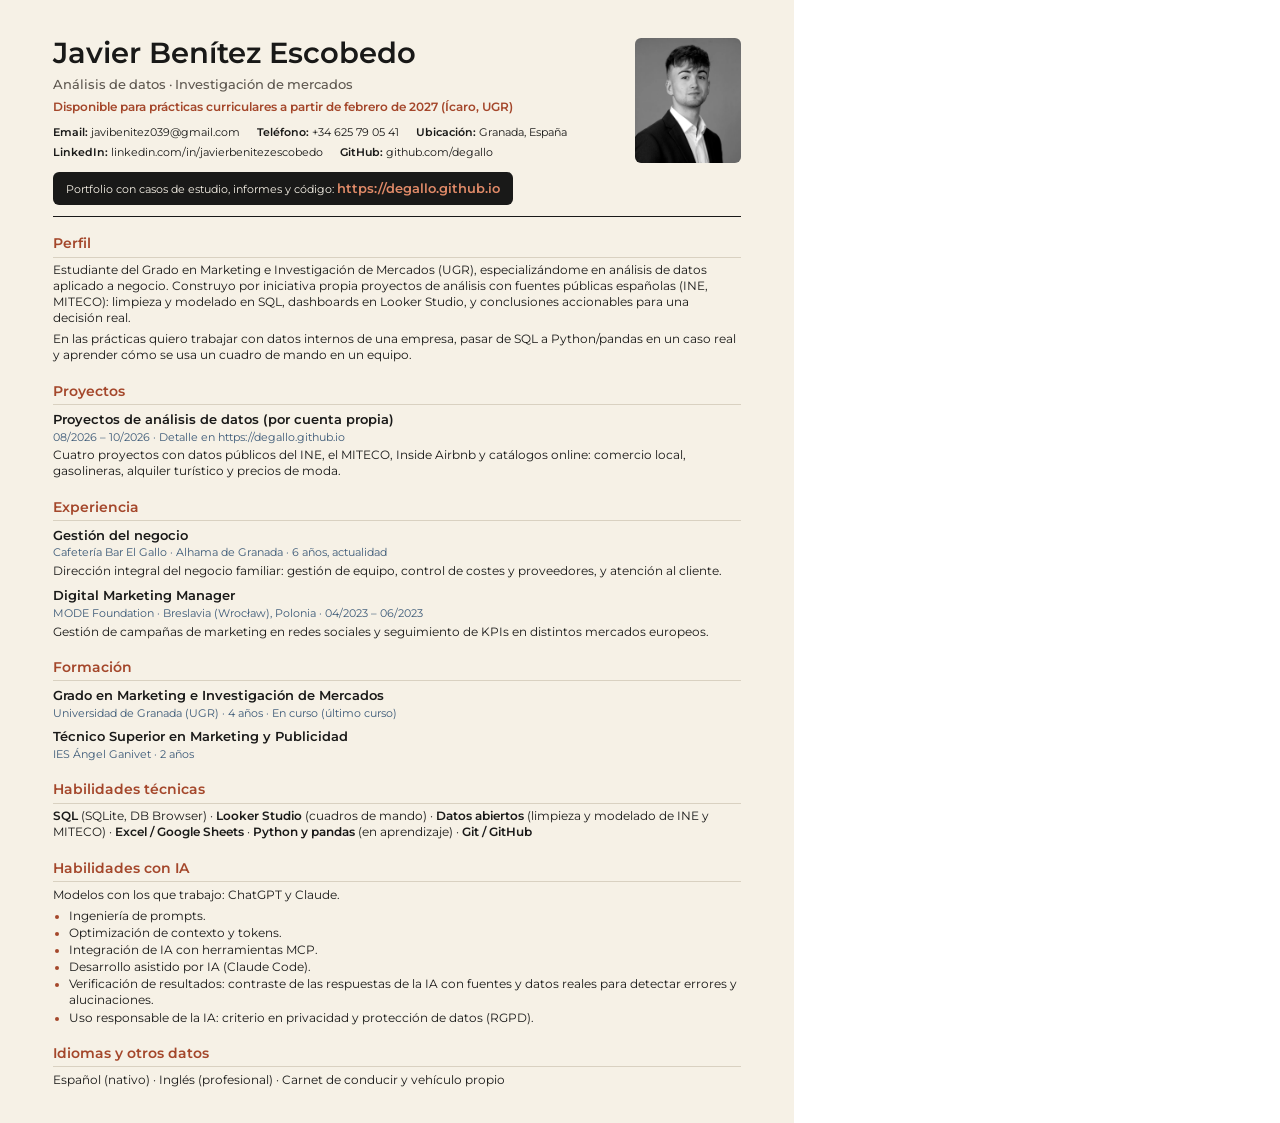
<file: cv/cv.html>
<!doctype html>
<html lang="es">
<head>
<meta charset="utf-8">
<title>CV Javier Benítez Escobedo · Análisis de datos e investigación de mercados</title>
<meta name="author" content="Javier Benítez Escobedo">
<!-- CV optimizado para sistemas ATS (lectores automáticos de candidaturas).
     Reglas que se cumplen y conviene mantener al editarlo:
     - Una sola columna, en orden de lectura: nombre → contacto → secciones.
     - Títulos de sección convencionales (Perfil, Experiencia, Formación, Habilidades, Idiomas).
     - Sin letras espaciadas en mayúsculas (el ATS lee «P E R F I L») ni palabras partidas con guion.
     - Todo es texto real: nada importante dentro de imágenes o iconos; la foto es decorativa.
     - Enlaces escritos completos (linkedin.com/in/…), fechas en formato mm/aaaa.
     Para generar el PDF: python3 -m http.server 8000 → http://localhost:8000/cv/cv.html en Chrome,
     Ctrl+P → Guardar como PDF, Márgenes: Ninguno, «Gráficos de fondo» activado. -->
<style>
  @font-face { font-family: "Montserrat"; src: url("../site/assets/fonts/montserrat-latin.woff2") format("woff2"); font-weight: 400 600; }
  @font-face { font-family: "Montserrat"; src: url("../site/assets/fonts/montserrat-latin-ext-l.woff2") format("woff2"); font-weight: 400 600; unicode-range: U+0141-0142; }
  @page { size: A4; margin: 0; }
  :root { --ink:#191918; --cream:#F6F1E6; --accent:#A4472B; --grey:#5E5850; --line:#D9D1C1; --blue:#3C5A78; }
  * { box-sizing: border-box; }
  html, body { margin: 0; }
  body { font-family: "Montserrat", Arial, sans-serif; color: var(--ink); font-size: 8.7pt; line-height: 1.38;
         font-variant-ligatures: none; hyphens: manual; -webkit-print-color-adjust: exact; print-color-adjust: exact; }
  .page { width: 210mm; height: 297mm; background: var(--cream); padding: 10mm 14mm 8mm; overflow: hidden; }
  a { color: inherit; text-decoration: none; }

  /* Cabecera */
  header { display: grid; grid-template-columns: 1fr 28mm; gap: 7mm; align-items: start; padding-bottom: 3mm; border-bottom: 1.5px solid var(--ink); }
  h1 { margin: 0; font-size: 22pt; line-height: 1.05; font-weight: 600; letter-spacing: 0; }
  .title { margin: 1.6mm 0 0; font-size: 10pt; font-weight: 500; color: var(--grey); }
  .avail { margin: 1.6mm 0 0; font-size: 9pt; font-weight: 600; color: var(--accent); }
  .contact { margin: 2.6mm 0 0; padding: 0; list-style: none; display: flex; flex-wrap: wrap; gap: 1mm 4.5mm; font-size: 8.6pt; }
  .contact li { white-space: nowrap; }
  .contact b { font-weight: 600; }
  .portfolio { margin-top: 3mm; display: inline-block; padding: 1.8mm 3.4mm; border-radius: 1.6mm; background: var(--ink); color: #F6F1E6; font-size: 8.6pt; }
  .portfolio b { color: #E08A68; font-weight: 600; font-size: 10pt; }
  .photo { width: 28mm; height: 33mm; object-fit: cover; object-position: 50% 18%; border-radius: 1.6mm; display: block; }

  /* Secciones */
  section { margin-top: 4.6mm; }
  h2 { margin: 0 0 1.5mm; padding-bottom: .8mm; font-size: 10.5pt; font-weight: 600; color: var(--accent); border-bottom: .6px solid var(--line); letter-spacing: 0; }
  p { margin: 0 0 1.4mm; text-align: left; }
  .job { margin-bottom: 1.8mm; }
  .job:last-child { margin-bottom: 0; }
  .job h3 { margin: 0; font-size: 9.6pt; font-weight: 600; }
  .meta { margin: .3mm 0 .8mm; color: var(--blue); font-size: 8.6pt; }
  ul.list { margin: 0; padding-left: 4.2mm; }
  ul.list li { margin-bottom: .3mm; }
  ul.list li::marker { color: var(--accent); }
  .skills p { margin-bottom: 1.1mm; }
  .skills b { font-weight: 600; }
</style>
</head>
<body>
<div class="page">
  <header>
    <div>
      <h1>Javier Benítez Escobedo</h1>
      <p class="title">Análisis de datos · Investigación de mercados</p>
      <p class="avail">Disponible para prácticas curriculares a partir de febrero de 2027 (Ícaro, UGR)</p>
      <ul class="contact">
        <li><b>Email:</b> <a href="mailto:javibenitez039@gmail.com">javibenitez039@gmail.com</a></li>
        <li><b>Teléfono:</b> <a href="tel:+34625790541">+34 625 79 05 41</a></li>
        <li><b>Ubicación:</b> Granada, España</li>
        <li><b>LinkedIn:</b> <a href="https://www.linkedin.com/in/javierbenitezescobedo">linkedin.com/in/javierbenitezescobedo</a></li>
        <li><b>GitHub:</b> <a href="https://github.com/degallo">github.com/degallo</a></li>
      </ul>
      <a class="portfolio" href="https://degallo.github.io/">Portfolio con casos de estudio, informes y código: <b>https://degallo.github.io</b></a>
    </div>
    <img class="photo" src="../site/assets/img/javier-benitez-1000.webp" alt="Foto de Javier Benítez Escobedo">
  </header>

  <section>
    <h2>Perfil</h2>
    <p>Estudiante del Grado en Marketing e Investigación de Mercados (UGR), especializándome en análisis de datos aplicado a negocio. Construyo por iniciativa propia proyectos de análisis con fuentes públicas españolas (INE, MITECO): limpieza y modelado en SQL, dashboards en Looker Studio, y conclusiones accionables para una decisión real.</p>
    <p>En las prácticas quiero trabajar con datos internos de una empresa, pasar de SQL a Python/pandas en un caso real y aprender cómo se usa un cuadro de mando en un equipo.</p>
  </section>

  <section>
    <h2>Proyectos</h2>
    <div class="job">
      <h3>Proyectos de análisis de datos (por cuenta propia)</h3>
      <p class="meta">08/2026 – 10/2026 · Detalle en https://degallo.github.io</p>
      <p>Cuatro proyectos con datos públicos del INE, el MITECO, Inside Airbnb y catálogos online: comercio local, gasolineras, alquiler turístico y precios de moda.</p>
    </div>
  </section>

  <section>
    <h2>Experiencia</h2>
    <div class="job">
      <h3>Gestión del negocio</h3>
      <p class="meta">Cafetería Bar El Gallo · Alhama de Granada · 6 años, actualidad</p>
      <p>Dirección integral del negocio familiar: gestión de equipo, control de costes y proveedores, y atención al cliente.</p>
    </div>
    <div class="job">
      <h3>Digital Marketing Manager</h3>
      <p class="meta">MODE Foundation · Breslavia (Wrocław), Polonia · 04/2023 – 06/2023</p>
      <p>Gestión de campañas de marketing en redes sociales y seguimiento de KPIs en distintos mercados europeos.</p>
    </div>
  </section>

  <section>
    <h2>Formación</h2>
    <div class="job">
      <h3>Grado en Marketing e Investigación de Mercados</h3>
      <p class="meta">Universidad de Granada (UGR) · 4 años · En curso (último curso)</p>
    </div>
    <div class="job">
      <h3>Técnico Superior en Marketing y Publicidad</h3>
      <p class="meta">IES Ángel Ganivet · 2 años</p>
    </div>
  </section>

  <section class="skills">
    <h2>Habilidades técnicas</h2>
    <p><b>SQL</b> (SQLite, DB Browser) · <b>Looker Studio</b> (cuadros de mando) · <b>Datos abiertos</b> (limpieza y modelado de INE y MITECO) · <b>Excel / Google Sheets</b> · <b>Python y pandas</b> (en aprendizaje) · <b>Git / GitHub</b></p>
  </section>

  <section>
    <h2>Habilidades con IA</h2>
    <p>Modelos con los que trabajo: ChatGPT y Claude.</p>
    <ul class="list">
      <li>Ingeniería de prompts.</li>
      <li>Optimización de contexto y tokens.</li>
      <li>Integración de IA con herramientas MCP.</li>
      <li>Desarrollo asistido por IA (Claude Code).</li>
      <li>Verificación de resultados: contraste de las respuestas de la IA con fuentes y datos reales para detectar errores y alucinaciones.</li>
      <li>Uso responsable de la IA: criterio en privacidad y protección de datos (RGPD).</li>
    </ul>
  </section>

  <section>
    <h2>Idiomas y otros datos</h2>
    <p>Español (nativo) · Inglés (profesional) · Carnet de conducir y vehículo propio</p>
  </section>
</div>
</body>
</html>
</file>
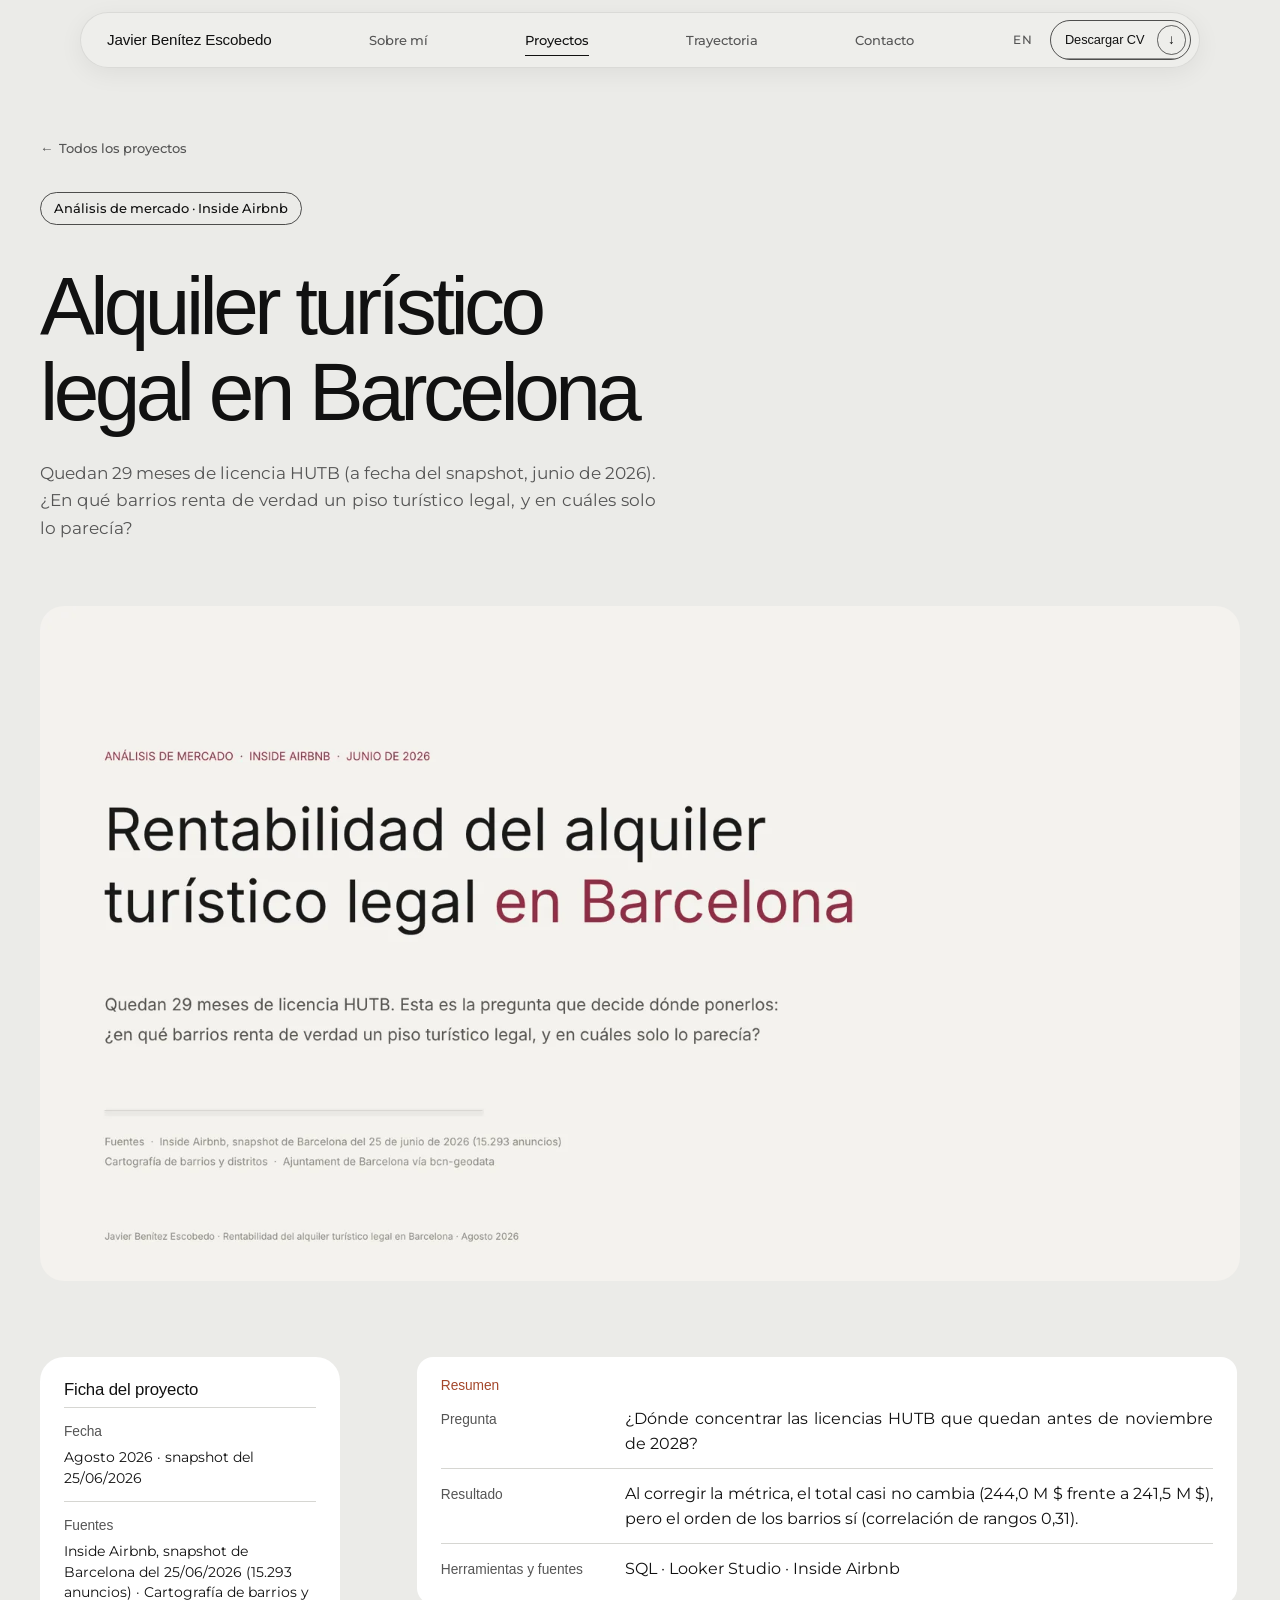
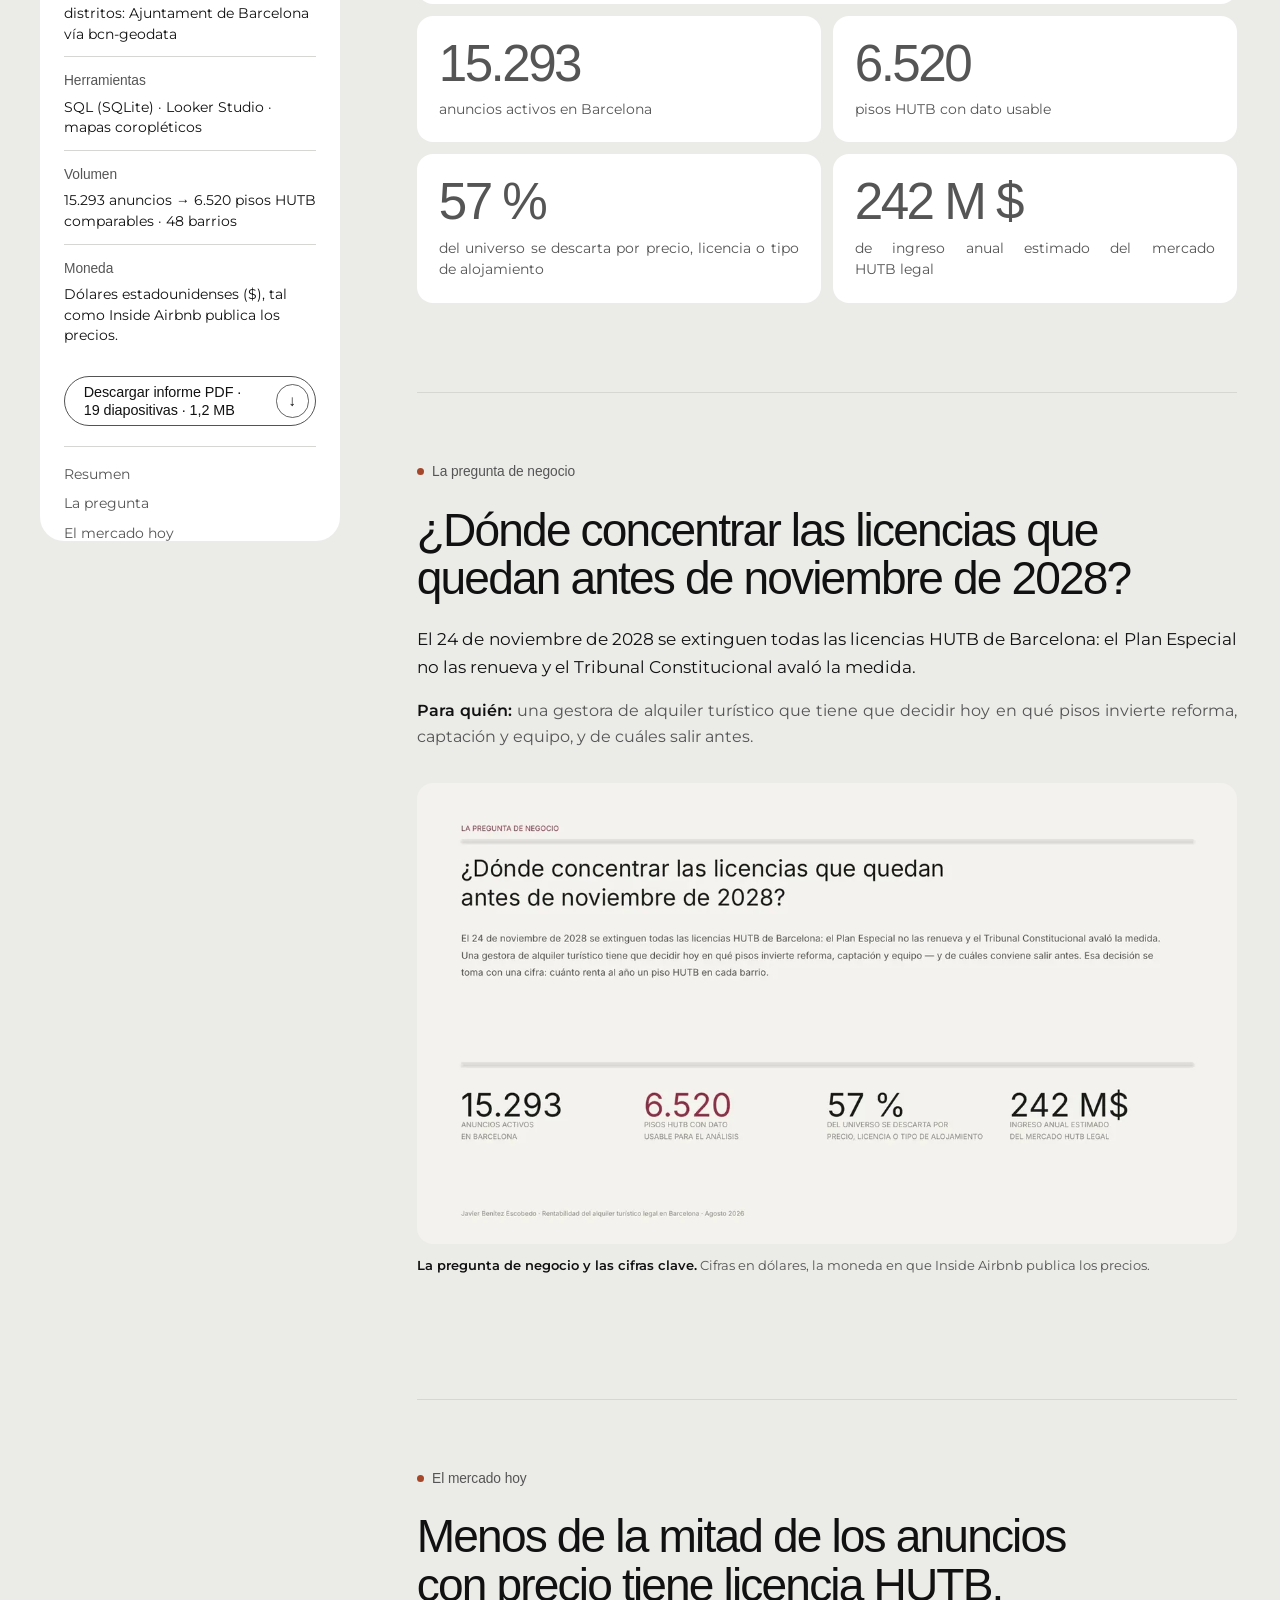
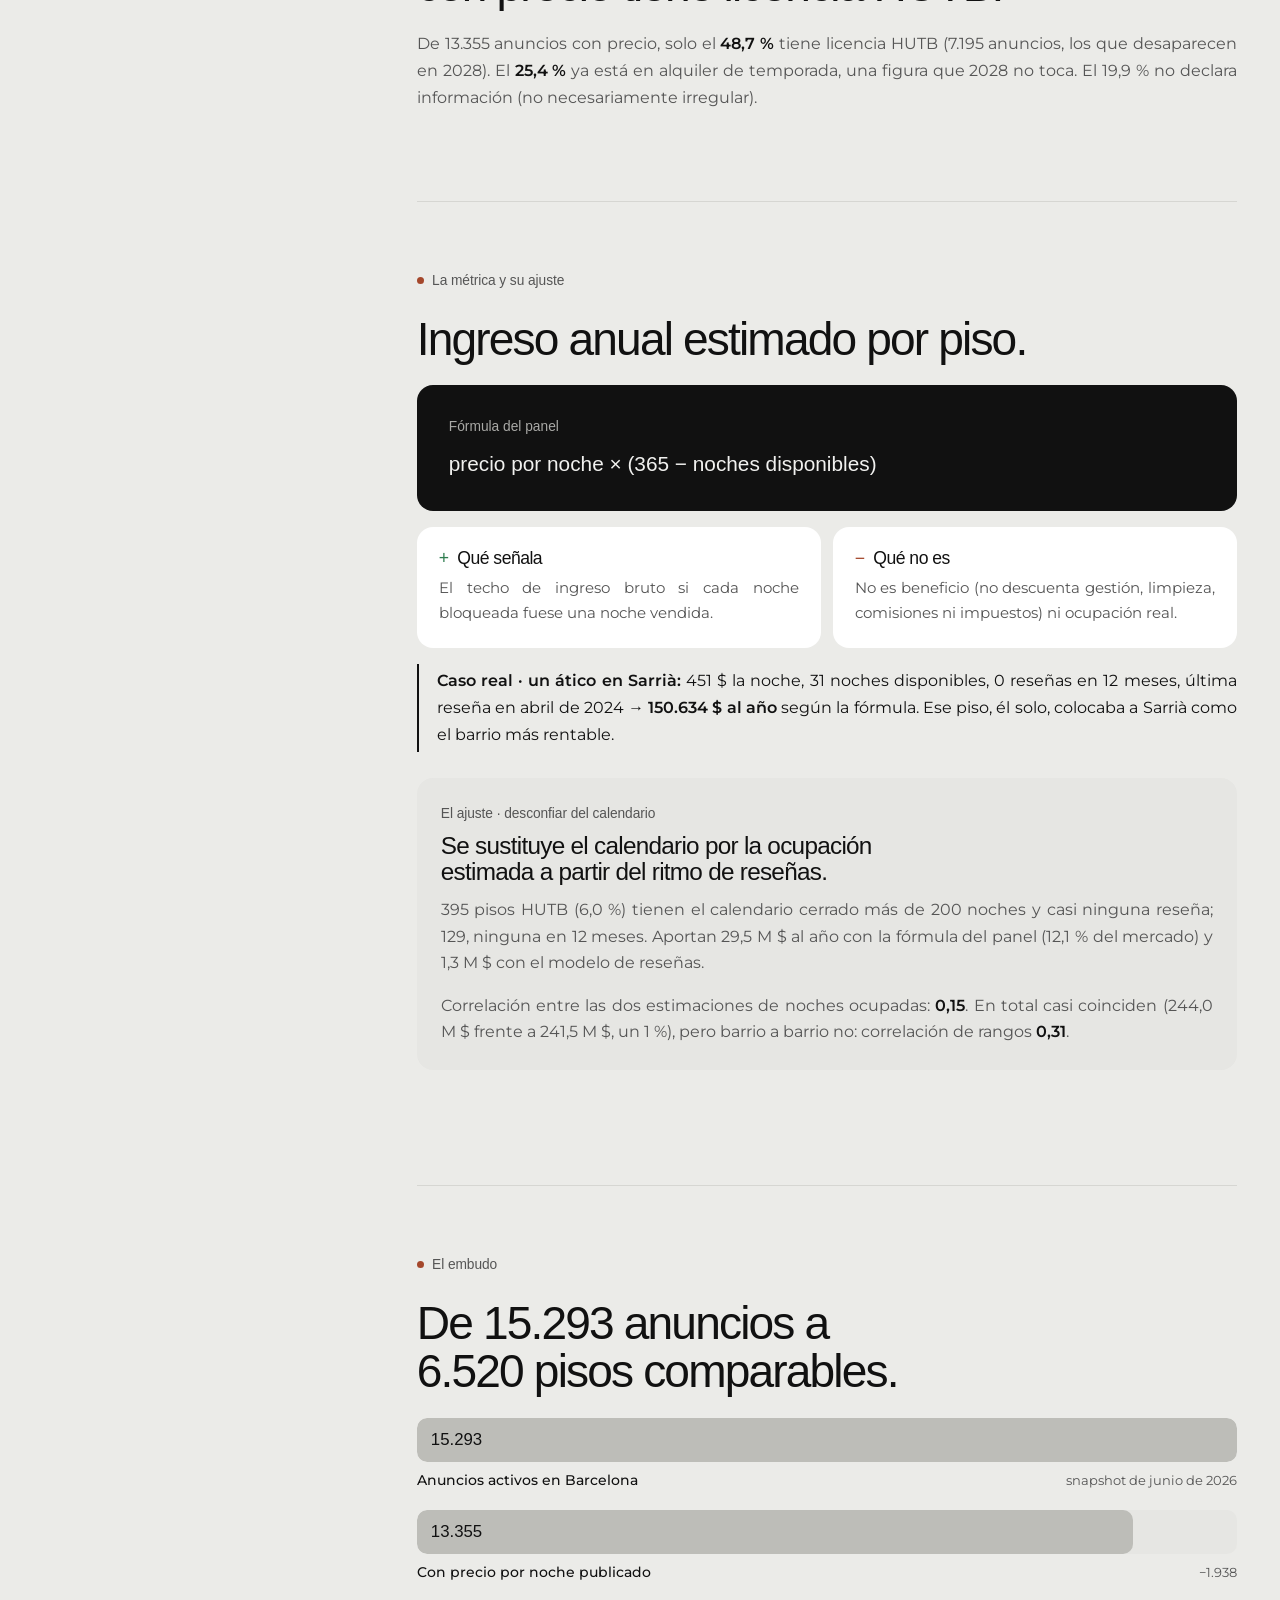
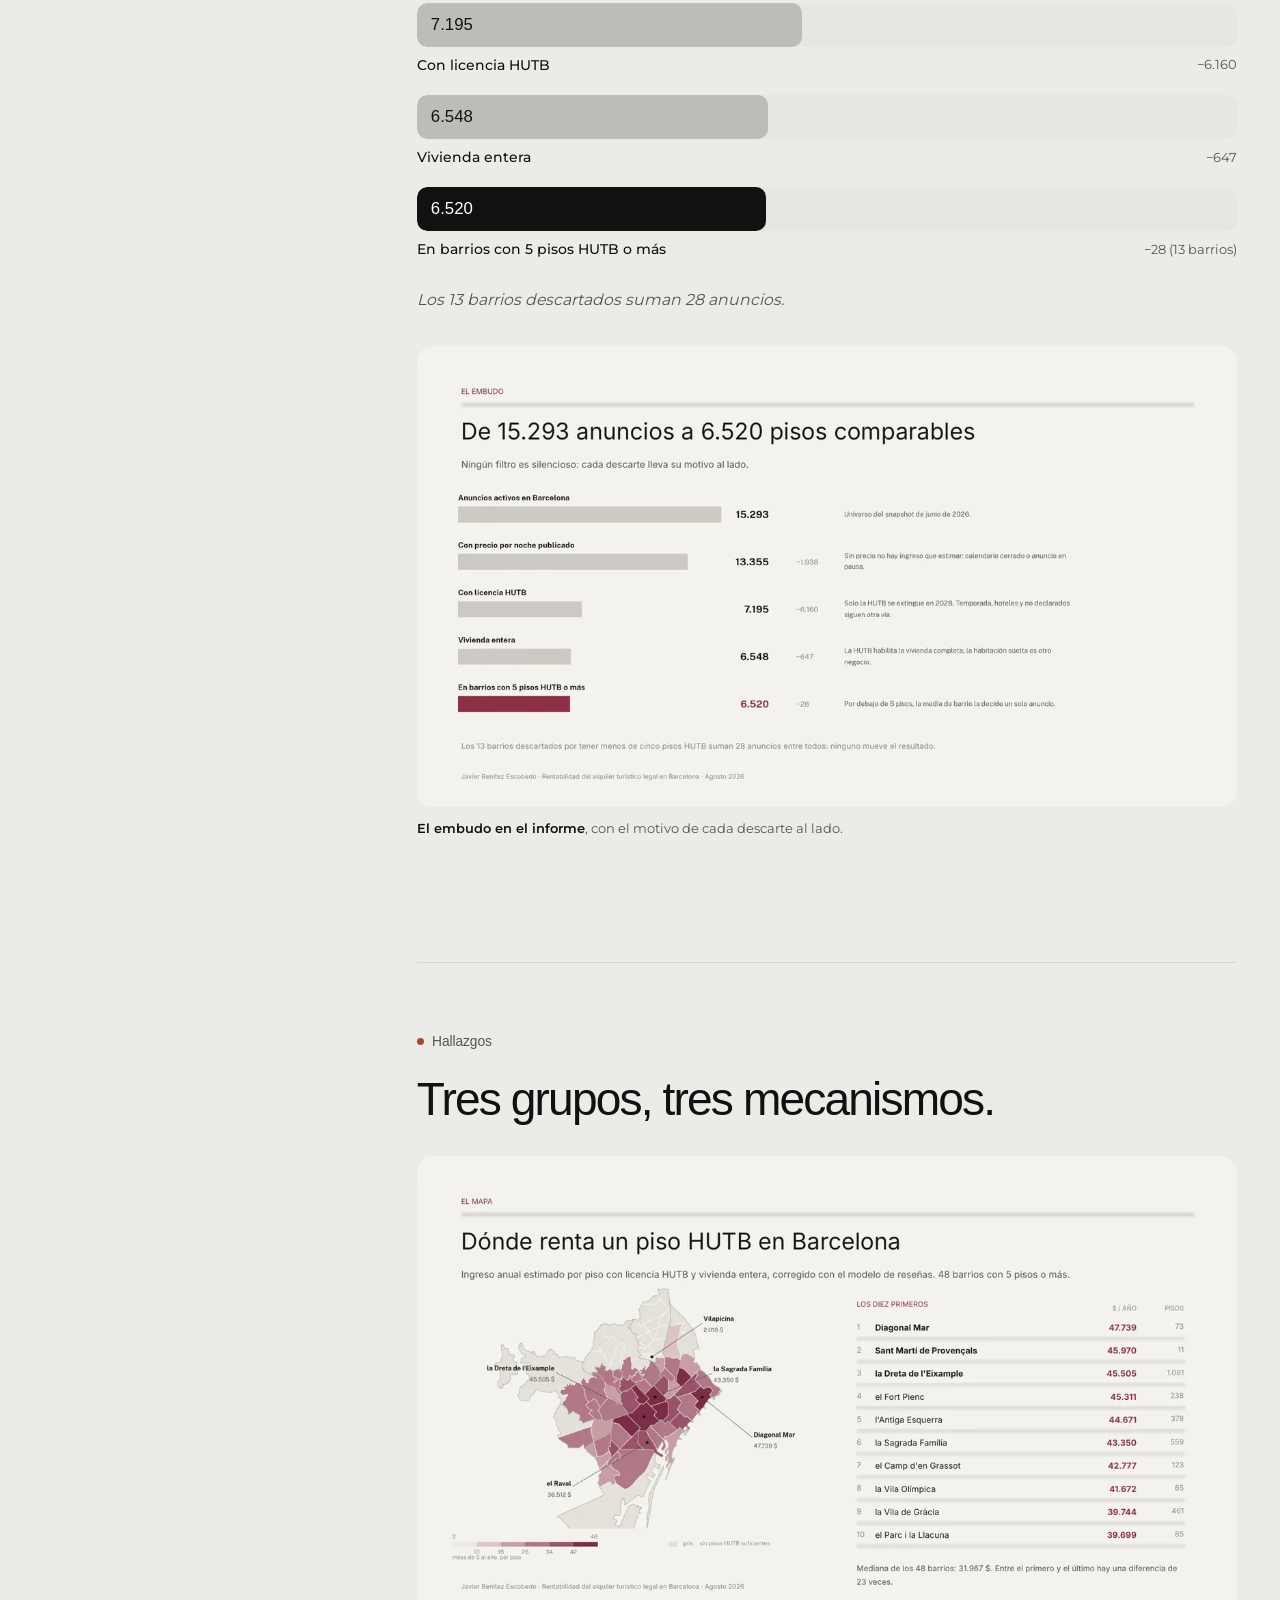
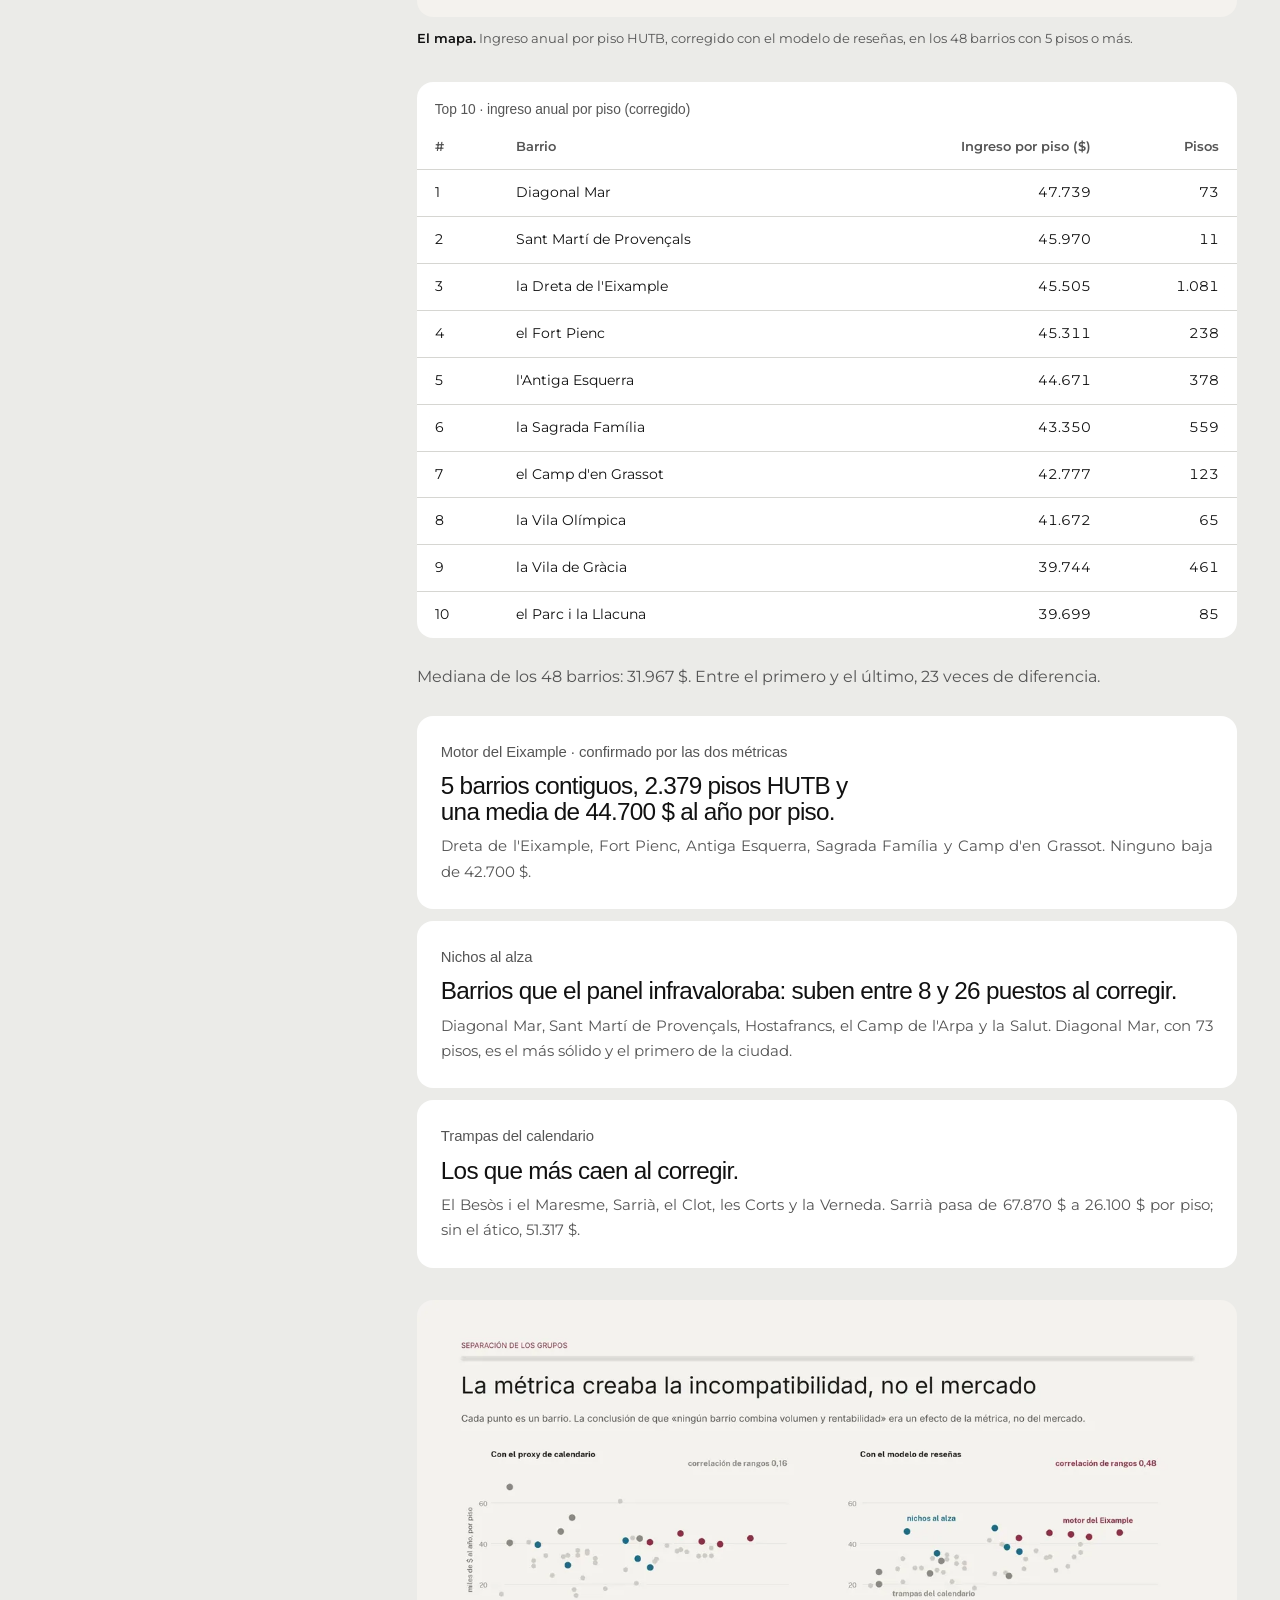
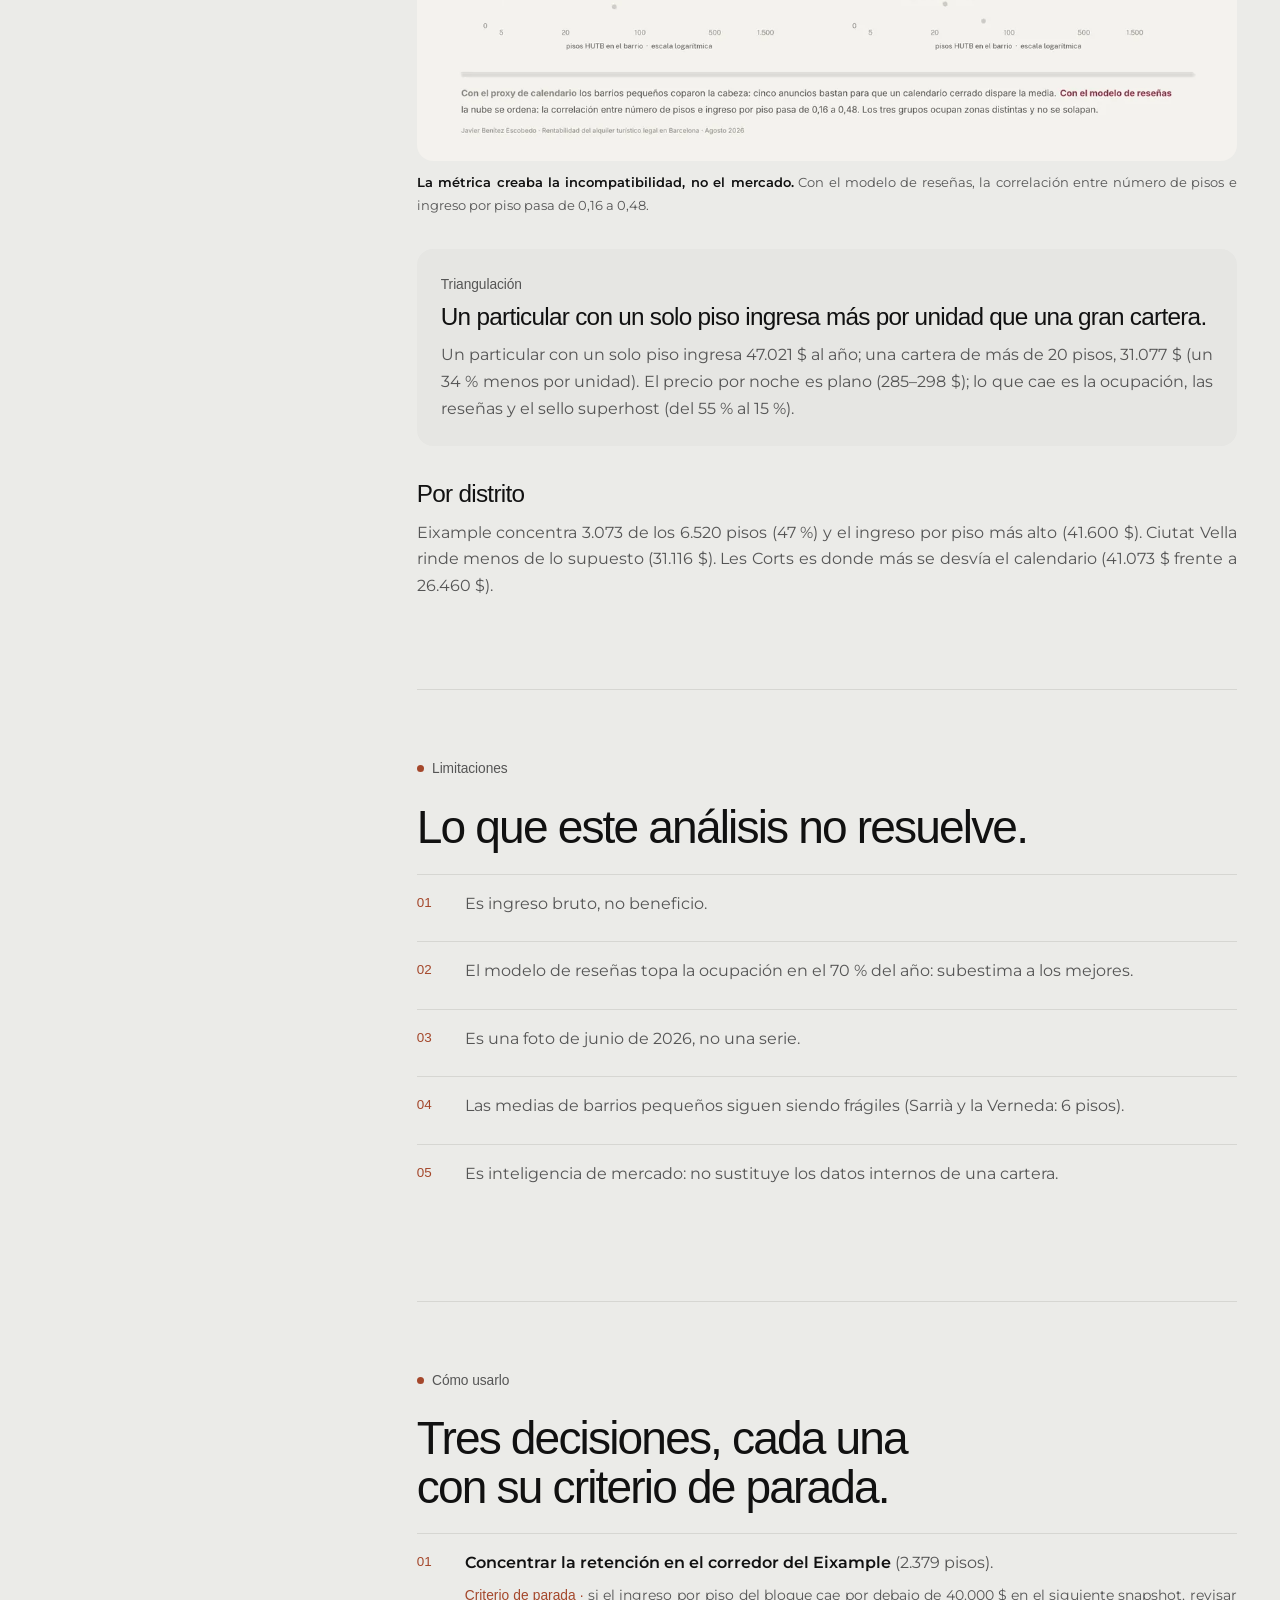
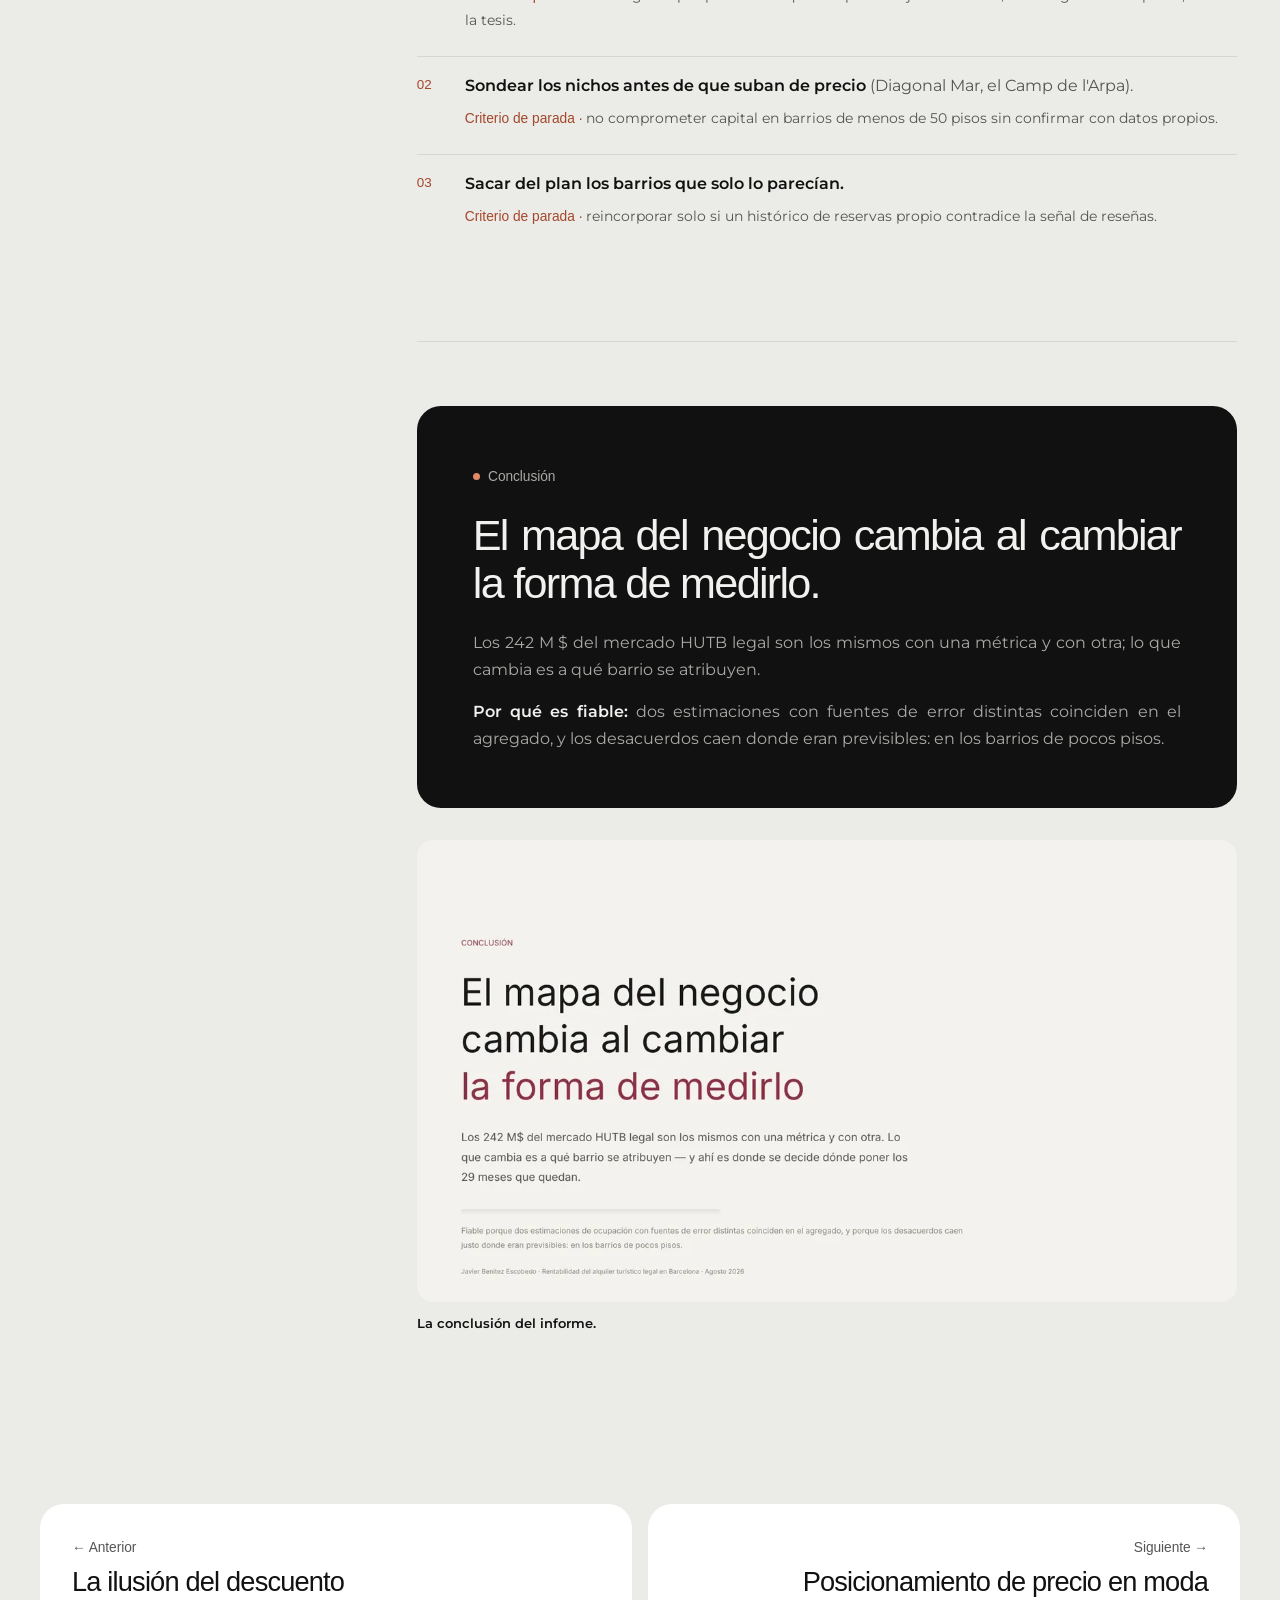
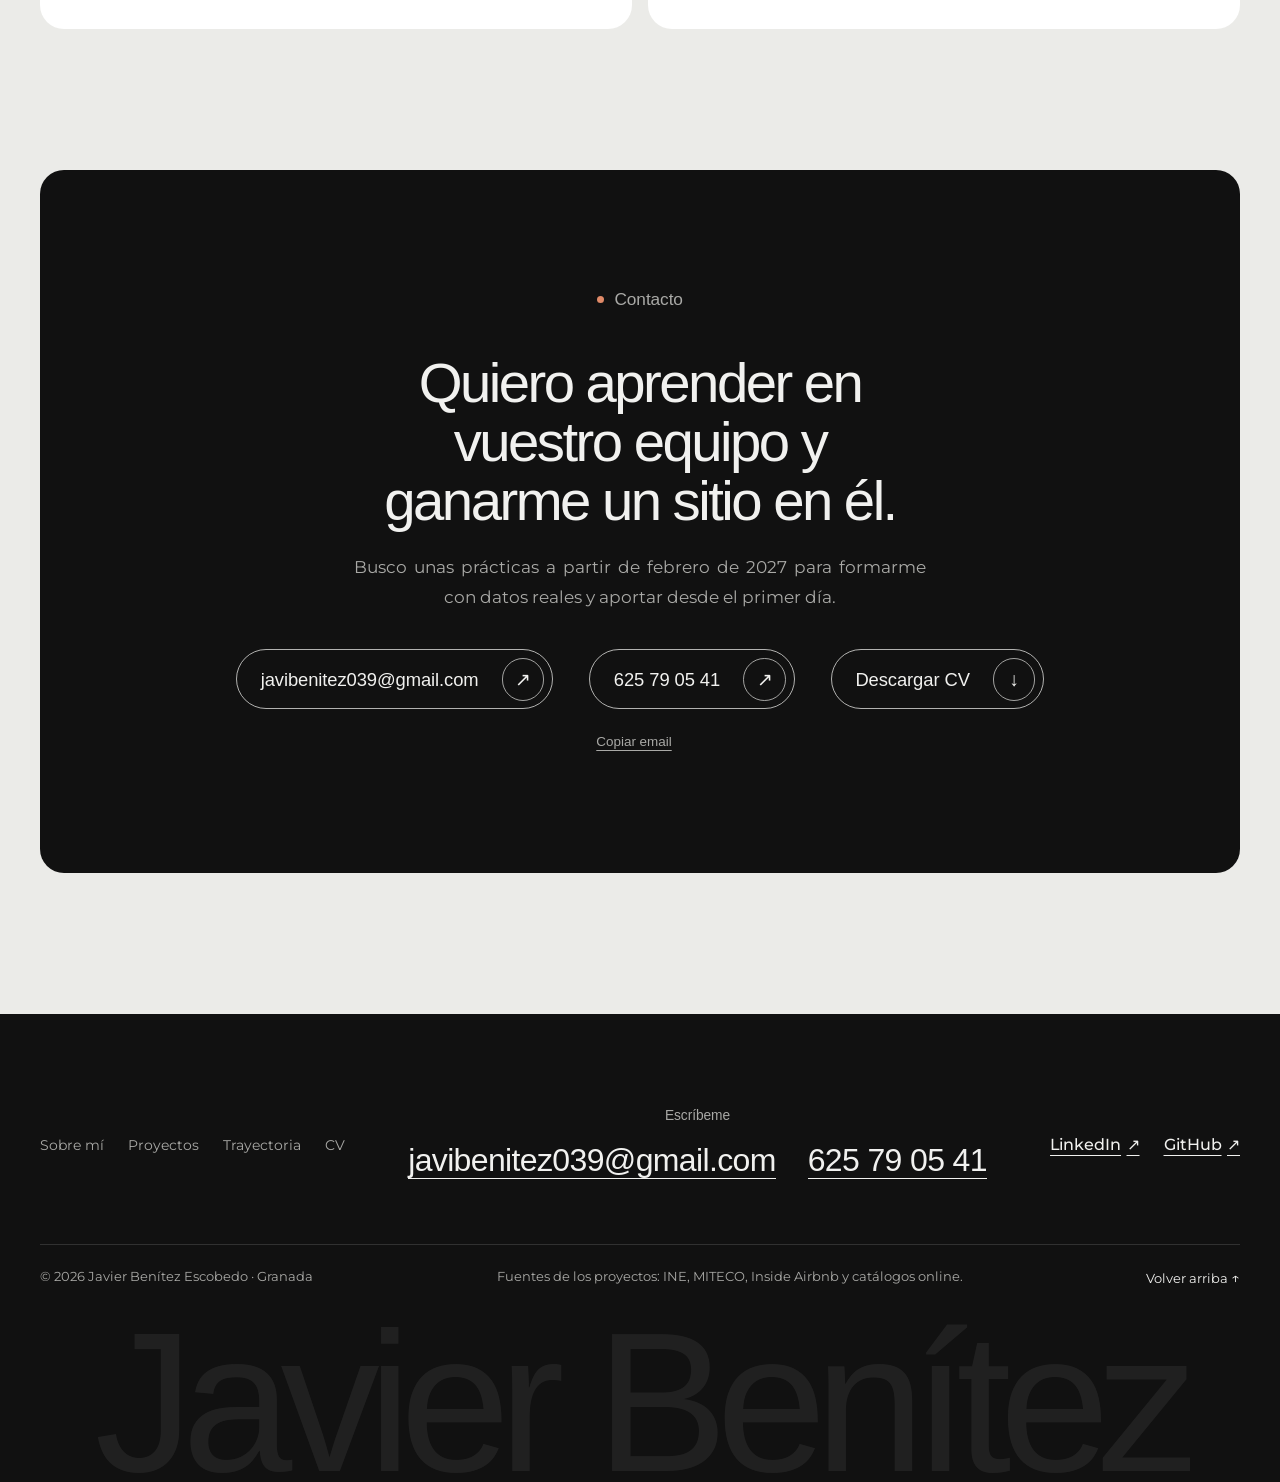
<file: site/proyectos/alquiler-turistico-barcelona.html>
<!doctype html>
<html lang="es">
<head>
  <meta charset="utf-8">
  <meta name="viewport" content="width=device-width, initial-scale=1">
  <title>Alquiler turístico legal en Barcelona · Caso de estudio · Javier Benítez Escobedo</title>
  <meta name="description" content="Antes de que se extingan las licencias HUTB en 2028: en qué barrios de Barcelona renta de verdad un piso turístico legal, y en cuáles solo lo parecía. 15.293 anuncios de Inside Airbnb.">
  <link rel="canonical" href="https://degallo.github.io/proyectos/alquiler-turistico-barcelona.html">
  <link rel="alternate" hreflang="es" href="https://degallo.github.io/proyectos/alquiler-turistico-barcelona.html">
  <link rel="alternate" hreflang="x-default" href="https://degallo.github.io/proyectos/alquiler-turistico-barcelona.html">
  <link rel="alternate" hreflang="en" href="https://degallo.github.io/en/proyectos/alquiler-turistico-barcelona.html">
  <meta name="theme-color" content="#EBEBE8">
  <meta name="color-scheme" content="light only">
  <meta name="author" content="Javier Benítez Escobedo">
  <meta name="format-detection" content="telephone=no">
  <link rel="icon" href="../favicon.svg" type="image/svg+xml">
  <link rel="apple-touch-icon" href="../apple-touch-icon.png">

  <meta property="og:type" content="article">
  <meta property="og:locale" content="es_ES">
  <meta property="og:site_name" content="Javier Benítez Escobedo">
  <meta property="og:title" content="Alquiler turístico legal en Barcelona · Caso de estudio">
  <meta property="og:description" content="Antes de que se extingan las licencias HUTB en 2028: en qué barrios de Barcelona renta de verdad un piso turístico legal, y en cuáles solo lo parecía. 15.293 anuncios de Inside Airbnb.">
  <meta property="og:url" content="https://degallo.github.io/proyectos/alquiler-turistico-barcelona.html">
  <meta property="og:image" content="https://degallo.github.io/assets/img/og/alquiler-turistico-barcelona.jpg">
  <meta property="og:image:width" content="1200">
  <meta property="og:image:height" content="630">
  <meta property="og:image:alt" content="Portada del informe Alquiler turístico legal en Barcelona">
  <meta name="twitter:card" content="summary_large_image">

  <link rel="preload" href="../assets/fonts/montserrat-latin.woff2" as="font" type="font/woff2" crossorigin>
  <link rel="stylesheet" href="../css/styles.css?v=11">
  <script>document.documentElement.classList.add('js');addEventListener('load',function(){if(!window.__jbReady)document.documentElement.classList.remove('js')})</script>
  <script type="application/ld+json">
  {
    "@context": "https://schema.org",
    "@graph": [
      {
        "@type": "Article",
        "headline": "Alquiler turístico legal en Barcelona",
        "description": "Antes de que se extingan las licencias HUTB en 2028: en qué barrios de Barcelona renta de verdad un piso turístico legal, y en cuáles solo lo parecía. 15.293 anuncios de Inside Airbnb.",
        "image": "https://degallo.github.io/assets/img/og/alquiler-turistico-barcelona.jpg",
        "datePublished": "2026-08",
        "inLanguage": "es",
        "mainEntityOfPage": "https://degallo.github.io/proyectos/alquiler-turistico-barcelona.html",
        "author": {
          "@type": "Person",
          "name": "Javier Benítez Escobedo",
          "url": "https://degallo.github.io/"
        }
      },
      {
        "@type": "BreadcrumbList",
        "itemListElement": [
          {
            "@type": "ListItem",
            "position": 1,
            "name": "Inicio",
            "item": "https://degallo.github.io/"
          },
          {
            "@type": "ListItem",
            "position": 2,
            "name": "Proyectos",
            "item": "https://degallo.github.io/#proyectos"
          },
          {
            "@type": "ListItem",
            "position": 3,
            "name": "Alquiler turístico legal en Barcelona",
            "item": "https://degallo.github.io/proyectos/alquiler-turistico-barcelona.html"
          }
        ]
      }
    ]
  }
  </script>
</head>
<body>
  <a class="skip-link" href="#contenido">Saltar al contenido</a>

  <header class="site-header">
    <div class="container">
      <button class="nav-toggle" type="button" aria-expanded="false" aria-controls="nav">Menú</button>
      <a class="brand" href="../index.html">Javier Benítez<span class="brand__2"> Escobedo</span></a>
      <nav class="nav" id="nav" aria-label="Principal">
        <ul>
          <li><a href="../index.html#sobre-mi">Sobre mí</a></li>
          <li><a href="../index.html#proyectos" aria-current="true">Proyectos</a></li>
          <li><a href="../index.html#trayectoria">Trayectoria</a></li>
          <li><a href="../index.html#contacto">Contacto</a></li>
        </ul>
      </nav>
      <div class="header__end">
        <a class="lang" href="../en/proyectos/alquiler-turistico-barcelona.html" hreflang="en" lang="en" aria-label="EN · English version">EN</a>
        <a class="btn btn--sm nav__cv" href="../assets/docs/CV_Javier_Benitez_Escobedo.pdf" download><span class="nav__cv-long">Descargar&nbsp;</span>CV<span class="visually-hidden"> (PDF, 473 KB)</span></a>
      </div>
    </div>
  </header>

  <main id="contenido">
    <section class="container case-hero" aria-labelledby="titulo">
      <a class="back" href="../index.html#proyectos"><span aria-hidden="true">←</span> Todos los proyectos</a>
      <p><span class="pill">Análisis de mercado · Inside Airbnb</span></p>
      <h1 id="titulo">Alquiler turístico legal en Barcelona</h1>
      <p class="case-hero__sub">Quedan 29 meses de licencia HUTB (a fecha del snapshot, junio de 2026). ¿En qué barrios renta de verdad un piso turístico legal, y en cuáles solo lo parecía?</p>
      <div class="case-hero__actions">
        <a class="btn btn--sm" href="../assets/docs/alquiler-turistico-barcelona.pdf" download>Informe PDF · 1,2 MB</a>
      </div>
      <figure class="case-cover">
        <img src="../assets/img/proyectos/alquiler-turistico-bcn/pagina-01.webp" srcset="../assets/img/proyectos/alquiler-turistico-bcn/pagina-01-800.webp 800w, ../assets/img/proyectos/alquiler-turistico-bcn/pagina-01-1200.webp 1200w, ../assets/img/proyectos/alquiler-turistico-bcn/pagina-01.webp 1600w" sizes="(max-width: 1320px) 94vw, 1240px" width="1600" height="900" fetchpriority="high"
             alt="Portada del informe Rentabilidad del alquiler turístico legal en Barcelona, con la pregunta de en qué barrios renta de verdad un piso turístico legal.">
      </figure>
    </section>

    <div class="container case-layout">
      <aside class="ficha" aria-labelledby="ficha-titulo">
        <h2 id="ficha-titulo">Ficha del proyecto</h2>
        <dl>
          <div><dt>Fecha</dt><dd>Agosto 2026 · snapshot del 25/06/2026</dd></div>
          <div><dt>Fuentes</dt><dd>Inside Airbnb, snapshot de Barcelona del 25/06/2026 (15.293 anuncios) · Cartografía de barrios y distritos: Ajuntament de Barcelona vía bcn-geodata</dd></div>
          <div><dt>Herramientas</dt><dd>SQL (SQLite) · Looker Studio · mapas coropléticos</dd></div>
          <div><dt>Volumen</dt><dd>15.293 anuncios → 6.520 pisos HUTB comparables · 48 barrios</dd></div>
          <div><dt>Moneda</dt><dd>Dólares estadounidenses ($), tal como Inside Airbnb publica los precios.</dd></div>
          <!-- Código: oculto hasta tener repositorio público con el SQL (ver PENDIENTES.md) -->
        </dl>
        <div class="ficha__actions">
          <a class="btn" href="../assets/docs/alquiler-turistico-barcelona.pdf" download>Descargar informe PDF · 19 diapositivas · 1,2 MB</a>
        </div>
        <nav class="ficha__toc" aria-label="En esta página" data-spy>
          <ol>
            <li><a href="#resumen">Resumen</a></li>
            <li><a href="#pregunta">La pregunta</a></li>
            <li><a href="#mercado">El mercado hoy</a></li>
            <li><a href="#metrica">La métrica</a></li>
            <li><a href="#embudo">El embudo</a></li>
            <li><a href="#hallazgos">Hallazgos</a></li>
            <li><a href="#limitaciones">Limitaciones</a></li>
            <li><a href="#uso">Cómo usarlo</a></li>
            <li><a href="#conclusion">Conclusión</a></li>
          </ol>
        </nav>
      </aside>

      <article class="case-body">
        <section id="resumen" class="summary" aria-labelledby="resumen-t">
          <h2 id="resumen-t" class="summary__title">Resumen</h2>
          <dl class="summary__list">
            <div><dt>Pregunta</dt><dd>¿Dónde concentrar las licencias HUTB que quedan antes de noviembre de 2028?</dd></div>
            <div><dt>Resultado</dt><dd>Al corregir la métrica, el total casi no cambia (244,0 M $ frente a 241,5 M $), pero el orden de los barrios sí (correlación de rangos 0,31).</dd></div>
            <div><dt>Herramientas y fuentes</dt><dd>SQL · Looker Studio · Inside Airbnb</dd></div>
          </dl>
        </section>

        <section id="cifras" aria-label="Cifras clave">
          <div class="kpis">
            <div class="kpi reveal"><p class="kpi__num">15.293</p><p class="kpi__label">anuncios activos en Barcelona</p></div>
            <div class="kpi reveal" style="--d:.06s"><p class="kpi__num">6.520</p><p class="kpi__label">pisos HUTB con dato usable</p></div>
            <div class="kpi reveal"><p class="kpi__num">57 %</p><p class="kpi__label">del universo se descarta por precio, licencia o tipo de alojamiento</p></div>
            <div class="kpi reveal" style="--d:.06s"><p class="kpi__num">242 M $</p><p class="kpi__label">de ingreso anual estimado del mercado HUTB legal</p></div>
          </div>
        </section>

        <section id="pregunta" aria-labelledby="pregunta-t">
          <p class="eyebrow">La pregunta de negocio</p>
          <h2 id="pregunta-t">¿Dónde concentrar las licencias que quedan antes de noviembre de 2028?</h2>
          <p class="lead">El 24 de noviembre de 2028 se extinguen todas las licencias HUTB de Barcelona: el Plan Especial no las renueva y el Tribunal Constitucional avaló la medida.</p>
          <p><strong>Para quién:</strong> una gestora de alquiler turístico que tiene que decidir hoy en qué pisos invierte reforma, captación y equipo, y de cuáles salir antes.</p>
          <figure class="figure reveal">
            <a href="../assets/img/proyectos/alquiler-turistico-bcn/pagina-02.webp"><img src="../assets/img/proyectos/alquiler-turistico-bcn/pagina-02.webp" srcset="../assets/img/proyectos/alquiler-turistico-bcn/pagina-02-800.webp 800w, ../assets/img/proyectos/alquiler-turistico-bcn/pagina-02-1200.webp 1200w, ../assets/img/proyectos/alquiler-turistico-bcn/pagina-02.webp 1600w" sizes="(max-width: 1080px) 94vw, 820px" width="1600" height="900" loading="lazy" decoding="async" alt="Diapositiva con la pregunta de negocio y las cifras clave: 15.293 anuncios activos, 6.520 pisos HUTB con dato usable, 57 % del universo descartado y 242 millones de ingreso anual estimado."></a>
            <figcaption><b>La pregunta de negocio y las cifras clave.</b> Cifras en dólares, la moneda en que Inside Airbnb publica los precios.</figcaption>
          </figure>
        </section>

        <section id="mercado" aria-labelledby="mercado-t">
          <p class="eyebrow">El mercado hoy</p>
          <h2 id="mercado-t">Menos de la mitad de los anuncios con precio tiene licencia HUTB.</h2>
          <p>De 13.355 anuncios con precio, solo el <strong>48,7 %</strong> tiene licencia HUTB (7.195 anuncios, los que desaparecen en 2028). El <strong>25,4 %</strong> ya está en alquiler de temporada, una figura que 2028 no toca. El 19,9 % no declara información (no necesariamente irregular).</p>
        </section>

        <section id="metrica" aria-labelledby="metrica-t">
          <p class="eyebrow">La métrica y su ajuste</p>
          <h2 id="metrica-t">Ingreso anual estimado por piso.</h2>
          <p class="formula"><small>Fórmula del panel</small>precio por noche × (365 − noches disponibles)</p>
          <div class="is-isnt">
            <div>
              <h3>Qué señala</h3>
              <p>El techo de ingreso bruto si cada noche bloqueada fuese una noche vendida.</p>
            </div>
            <div>
              <h3>Qué no es</h3>
              <p>No es beneficio (no descuenta gestión, limpieza, comisiones ni impuestos) ni ocupación real.</p>
            </div>
          </div>
          <div class="example">
            <p><strong>Caso real · un ático en Sarrià:</strong> 451 $ la noche, 31 noches disponibles, 0 reseñas en 12 meses, última reseña en abril de 2024 → <strong>150.634 $ al año</strong> según la fórmula. Ese piso, él solo, colocaba a Sarrià como el barrio más rentable.</p>
          </div>

          <div class="callout reveal">
            <p class="callout__tag">El ajuste · desconfiar del calendario</p>
            <h3>Se sustituye el calendario por la ocupación estimada a partir del ritmo de reseñas.</h3>
            <p>395 pisos HUTB (6,0 %) tienen el calendario cerrado más de 200 noches y casi ninguna reseña; 129, ninguna en 12 meses. Aportan 29,5 M $ al año con la fórmula del panel (12,1 % del mercado) y 1,3 M $ con el modelo de reseñas.</p>
            <p>Correlación entre las dos estimaciones de noches ocupadas: <strong>0,15</strong>. En total casi coinciden (244,0 M $ frente a 241,5 M $, un 1 %), pero barrio a barrio no: correlación de rangos <strong>0,31</strong>.</p>
          </div>
        </section>

        <section id="embudo" aria-labelledby="embudo-t">
          <p class="eyebrow">El embudo</p>
          <h2 id="embudo-t">De 15.293 anuncios a 6.520 pisos comparables.</h2>
          <ol class="funnel">
            <li><div class="funnel__bar"><span style="--w:100%"></span><b>15.293</b></div><div class="funnel__txt"><span>Anuncios activos en Barcelona</span><span>snapshot de junio de 2026</span></div></li>
            <li><div class="funnel__bar"><span style="--w:87.3%; --d:.1s"></span><b>13.355</b></div><div class="funnel__txt"><span>Con precio por noche publicado</span><span>−1.938</span></div></li>
            <li><div class="funnel__bar"><span style="--w:47%; --d:.2s"></span><b>7.195</b></div><div class="funnel__txt"><span>Con licencia HUTB</span><span>−6.160</span></div></li>
            <li><div class="funnel__bar"><span style="--w:42.8%; --d:.3s"></span><b>6.548</b></div><div class="funnel__txt"><span>Vivienda entera</span><span>−647</span></div></li>
            <li><div class="funnel__bar"><span style="--w:42.6%; --d:.4s"></span><b>6.520</b></div><div class="funnel__txt"><span>En barrios con 5 pisos HUTB o más</span><span>−28 (13 barrios)</span></div></li>
          </ol>
          <p class="funnel-note">Los 13 barrios descartados suman 28 anuncios.</p>
          <figure class="figure reveal">
            <a href="../assets/img/proyectos/alquiler-turistico-bcn/pagina-08.webp"><img src="../assets/img/proyectos/alquiler-turistico-bcn/pagina-08.webp" srcset="../assets/img/proyectos/alquiler-turistico-bcn/pagina-08-800.webp 800w, ../assets/img/proyectos/alquiler-turistico-bcn/pagina-08-1200.webp 1200w, ../assets/img/proyectos/alquiler-turistico-bcn/pagina-08.webp 1600w" sizes="(max-width: 1080px) 94vw, 820px" width="1600" height="900" loading="lazy" decoding="async" alt="Embudo de barras: 15.293 anuncios activos, 13.355 con precio, 7.195 con licencia HUTB, 6.548 de vivienda entera y 6.520 en barrios con 5 pisos HUTB o más, con el motivo de cada descarte."></a>
            <figcaption><b>El embudo en el informe</b>, con el motivo de cada descarte al lado.</figcaption>
          </figure>
        </section>

        <section id="hallazgos" aria-labelledby="hallazgos-t">
          <p class="eyebrow">Hallazgos</p>
          <h2 id="hallazgos-t">Tres grupos, tres mecanismos.</h2>
          <figure class="figure reveal">
            <a href="../assets/img/proyectos/alquiler-turistico-bcn/pagina-07.webp"><img src="../assets/img/proyectos/alquiler-turistico-bcn/pagina-07.webp" srcset="../assets/img/proyectos/alquiler-turistico-bcn/pagina-07-800.webp 800w, ../assets/img/proyectos/alquiler-turistico-bcn/pagina-07-1200.webp 1200w, ../assets/img/proyectos/alquiler-turistico-bcn/pagina-07.webp 1600w" sizes="(max-width: 1080px) 94vw, 820px" width="1600" height="900" loading="lazy" decoding="async" alt="Mapa de Barcelona por barrios con el ingreso anual estimado por piso HUTB, más oscuro cuanto más alto, junto a la tabla de los diez primeros barrios, encabezada por Diagonal Mar."></a>
            <figcaption><b>El mapa.</b> Ingreso anual por piso HUTB, corregido con el modelo de reseñas, en los 48 barrios con 5 pisos o más.</figcaption>
          </figure>

          <div class="table-wrap reveal" tabindex="0" role="region" aria-label="Diez primeros barrios">
            <table>
              <caption>Top 10 · ingreso anual por piso (corregido)</caption>
              <thead><tr><th scope="col">#</th><th scope="col">Barrio</th><th scope="col" class="num">Ingreso por piso ($)</th><th scope="col" class="num">Pisos</th></tr></thead>
              <tbody>
                <tr><td>1</td><td>Diagonal Mar</td><td class="num">47.739</td><td class="num">73</td></tr>
                <tr><td>2</td><td>Sant Martí de Provençals</td><td class="num">45.970</td><td class="num">11</td></tr>
                <tr><td>3</td><td>la Dreta de l'Eixample</td><td class="num">45.505</td><td class="num">1.081</td></tr>
                <tr><td>4</td><td>el Fort Pienc</td><td class="num">45.311</td><td class="num">238</td></tr>
                <tr><td>5</td><td>l'Antiga Esquerra</td><td class="num">44.671</td><td class="num">378</td></tr>
                <tr><td>6</td><td>la Sagrada Família</td><td class="num">43.350</td><td class="num">559</td></tr>
                <tr><td>7</td><td>el Camp d'en Grassot</td><td class="num">42.777</td><td class="num">123</td></tr>
                <tr><td>8</td><td>la Vila Olímpica</td><td class="num">41.672</td><td class="num">65</td></tr>
                <tr><td>9</td><td>la Vila de Gràcia</td><td class="num">39.744</td><td class="num">461</td></tr>
                <tr><td>10</td><td>el Parc i la Llacuna</td><td class="num">39.699</td><td class="num">85</td></tr>
              </tbody>
            </table>
          </div>
          <p>Mediana de los 48 barrios: 31.967 $. Entre el primero y el último, 23 veces de diferencia.</p>

          <div class="groups">
            <div class="group reveal">
              <p class="group__tag">Motor del Eixample · confirmado por las dos métricas</p>
              <h3>5 barrios contiguos, 2.379 pisos HUTB y una media de 44.700 $ al año por piso.</h3>
              <p>Dreta de l'Eixample, Fort Pienc, Antiga Esquerra, Sagrada Família y Camp d'en Grassot. Ninguno baja de 42.700 $.</p>
            </div>
            <div class="group reveal">
              <p class="group__tag">Nichos al alza</p>
              <h3>Barrios que el panel infravaloraba: suben entre 8 y 26 puestos al corregir.</h3>
              <p>Diagonal Mar, Sant Martí de Provençals, Hostafrancs, el Camp de l'Arpa y la Salut. Diagonal Mar, con 73 pisos, es el más sólido y el primero de la ciudad.</p>
            </div>
            <div class="group reveal">
              <p class="group__tag">Trampas del calendario</p>
              <h3>Los que más caen al corregir.</h3>
              <p>El Besòs i el Maresme, Sarrià, el Clot, les Corts y la Verneda. Sarrià pasa de 67.870 $ a 26.100 $ por piso; sin el ático, 51.317 $.</p>
            </div>
          </div>

          <figure class="figure reveal">
            <a href="../assets/img/proyectos/alquiler-turistico-bcn/pagina-13.webp"><img src="../assets/img/proyectos/alquiler-turistico-bcn/pagina-13.webp" srcset="../assets/img/proyectos/alquiler-turistico-bcn/pagina-13-800.webp 800w, ../assets/img/proyectos/alquiler-turistico-bcn/pagina-13-1200.webp 1200w, ../assets/img/proyectos/alquiler-turistico-bcn/pagina-13.webp 1600w" sizes="(max-width: 1080px) 94vw, 820px" width="1600" height="900" loading="lazy" decoding="async" alt="Dos gráficos de dispersión por barrio, número de pisos HUTB frente a ingreso por piso: con el proxy de calendario la nube está desordenada (correlación de rangos 0,16); con el modelo de reseñas se ordena (0,48) y se separan el motor del Eixample, los nichos al alza y las trampas del calendario."></a>
            <figcaption><b>La métrica creaba la incompatibilidad, no el mercado.</b> Con el modelo de reseñas, la correlación entre número de pisos e ingreso por piso pasa de 0,16 a 0,48.</figcaption>
          </figure>

          <div class="callout reveal">
            <p class="callout__tag">Triangulación</p>
            <h3>Un particular con un solo piso ingresa más por unidad que una gran cartera.</h3>
            <p>Un particular con un solo piso ingresa 47.021 $ al año; una cartera de más de 20 pisos, 31.077 $ (un 34 % menos por unidad). El precio por noche es plano (285–298 $); lo que cae es la ocupación, las reseñas y el sello superhost (del 55 % al 15 %).</p>
          </div>

          <h3>Por distrito</h3>
          <p>Eixample concentra 3.073 de los 6.520 pisos (47 %) y el ingreso por piso más alto (41.600 $). Ciutat Vella rinde menos de lo supuesto (31.116 $). Les Corts es donde más se desvía el calendario (41.073 $ frente a 26.460 $).</p>

          <!-- Dashboard de Looker Studio: oculto hasta tener el enlace público (ver PENDIENTES.md). Para activarlo:
          <h3>Dashboard interactivo</h3>
          <div class="dashboard"><iframe class="dashboard__frame" src="https://lookerstudio.google.com/embed/reporting/ID/page/ID" title="Dashboard del alquiler turístico en Barcelona en Looker Studio" loading="lazy" allowfullscreen></iframe></div>
          -->
        </section>

        <section id="limitaciones" aria-labelledby="limitaciones-t">
          <p class="eyebrow">Limitaciones</p>
          <h2 id="limitaciones-t">Lo que este análisis no resuelve.</h2>
          <ol class="numbered">
            <li>Es ingreso bruto, no beneficio.</li>
            <li>El modelo de reseñas topa la ocupación en el 70 % del año: subestima a los mejores.</li>
            <li>Es una foto de junio de 2026, no una serie.</li>
            <li>Las medias de barrios pequeños siguen siendo frágiles (Sarrià y la Verneda: 6 pisos).</li>
            <li>Es inteligencia de mercado: no sustituye los datos internos de una cartera.</li>
          </ol>
        </section>

        <section id="uso" aria-labelledby="uso-t">
          <p class="eyebrow">Cómo usarlo</p>
          <h2 id="uso-t">Tres decisiones, cada una con su criterio de parada.</h2>
          <ol class="numbered">
            <li><strong>Concentrar la retención en el corredor del Eixample</strong> (2.379 pisos).<span class="stop">si el ingreso por piso del bloque cae por debajo de 40.000 $ en el siguiente snapshot, revisar la tesis.</span></li>
            <li><strong>Sondear los nichos antes de que suban de precio</strong> (Diagonal Mar, el Camp de l'Arpa).<span class="stop">no comprometer capital en barrios de menos de 50 pisos sin confirmar con datos propios.</span></li>
            <li><strong>Sacar del plan los barrios que solo lo parecían.</strong><span class="stop">reincorporar solo si un histórico de reservas propio contradice la señal de reseñas.</span></li>
          </ol>
        </section>

        <section id="conclusion" aria-labelledby="conclusion-t">
          <div class="conclusion reveal">
            <p class="eyebrow" id="conclusion-t">Conclusión</p>
            <blockquote>El mapa del negocio cambia al cambiar la forma de medirlo.</blockquote>
            <p>Los 242 M $ del mercado HUTB legal son los mismos con una métrica y con otra; lo que cambia es a qué barrio se atribuyen.</p>
            <p><strong>Por qué es fiable:</strong> dos estimaciones con fuentes de error distintas coinciden en el agregado, y los desacuerdos caen donde eran previsibles: en los barrios de pocos pisos.</p>
          </div>
          <figure class="figure reveal">
            <a href="../assets/img/proyectos/alquiler-turistico-bcn/pagina-19.webp"><img src="../assets/img/proyectos/alquiler-turistico-bcn/pagina-19.webp" srcset="../assets/img/proyectos/alquiler-turistico-bcn/pagina-19-800.webp 800w, ../assets/img/proyectos/alquiler-turistico-bcn/pagina-19-1200.webp 1200w, ../assets/img/proyectos/alquiler-turistico-bcn/pagina-19.webp 1600w" sizes="(max-width: 1080px) 94vw, 820px" width="1600" height="900" loading="lazy" decoding="async" alt="Diapositiva de conclusión: «El mapa del negocio cambia al cambiar la forma de medirlo»."></a>
            <figcaption><b>La conclusión del informe.</b></figcaption>
          </figure>
        </section>
      </article>
    </div>

    <div class="container">
      <nav class="case-nav" aria-label="Otros proyectos">
        <a href="ilusion-descuento.html"><small>← Anterior</small><span>La ilusión del descuento</span></a>
        <a href="posicionamiento-moda.html"><small>Siguiente →</small><span>Posicionamiento de precio en moda</span></a>
      </nav>
    </div>

    <section class="section section--tight" style="padding-top: var(--section)" aria-labelledby="contacto-titulo">
      <div class="container">
        <div class="cta reveal">
          <p class="eyebrow">Contacto</p>
          <h2 id="contacto-titulo">Quiero aprender en vuestro equipo y ganarme un sitio en él.</h2>
          <p>Busco unas prácticas a partir de febrero de 2027 para formarme con datos reales y aportar desde el primer día.</p>
          <div class="cta__actions">
            <a class="btn btn--light" href="mailto:javibenitez039@gmail.com">javibenitez039@gmail.com</a>
            <a class="btn btn--light" href="tel:+34625790541">625&nbsp;79&nbsp;05&nbsp;41</a>
            <a class="btn btn--light" href="../assets/docs/CV_Javier_Benitez_Escobedo.pdf" download>Descargar CV<span class="visually-hidden"> (PDF, 473 KB)</span></a>
          </div>
        </div>
      </div>
    </section>
  </main>

  <footer class="site-footer">
    <div class="container">
      <div class="footer__top">
        <nav class="footer__nav" aria-label="Pie">
          <ul>
            <li><a href="../index.html#sobre-mi">Sobre mí</a></li>
            <li><a href="../index.html#proyectos">Proyectos</a></li>
            <li><a href="../index.html#trayectoria">Trayectoria</a></li>
            <li><a href="../assets/docs/CV_Javier_Benitez_Escobedo.pdf" download>CV<span class="visually-hidden"> (PDF, 473 KB)</span></a></li>
          </ul>
        </nav>
        <div class="footer__contact">
          <p class="label">Escríbeme</p>
          <a href="mailto:javibenitez039@gmail.com">javibenitez039@gmail.com</a>
          <a href="tel:+34625790541">625&nbsp;79&nbsp;05&nbsp;41</a>
        </div>
        <ul class="footer__social">
          <li><a class="link-arrow" href="https://www.linkedin.com/in/javierbenitezescobedo" rel="me noopener" target="_blank">LinkedIn <span class="arrow" aria-hidden="true">↗</span><span class="visually-hidden"> (se abre en una pestaña nueva)</span></a></li>
          <li><a class="link-arrow" href="https://github.com/degallo" rel="me noopener" target="_blank">GitHub <span class="arrow" aria-hidden="true">↗</span><span class="visually-hidden"> (se abre en una pestaña nueva)</span></a></li>
        </ul>
      </div>
      <div class="footer__bottom">
        <span>© <span data-year>2026</span> Javier Benítez Escobedo · Granada</span>
        <span>Fuentes de los proyectos: INE, MITECO, Inside Airbnb y catálogos online.</span>
        <a class="to-top" href="#contenido">Volver arriba <span aria-hidden="true">↑</span></a>
      </div>
    </div>
    <p class="footer__name" aria-hidden="true" data-text="Javier Benítez"></p>
  </footer>

  <script src="../js/main.js?v=11" defer></script>
</body>
</html>
</file>
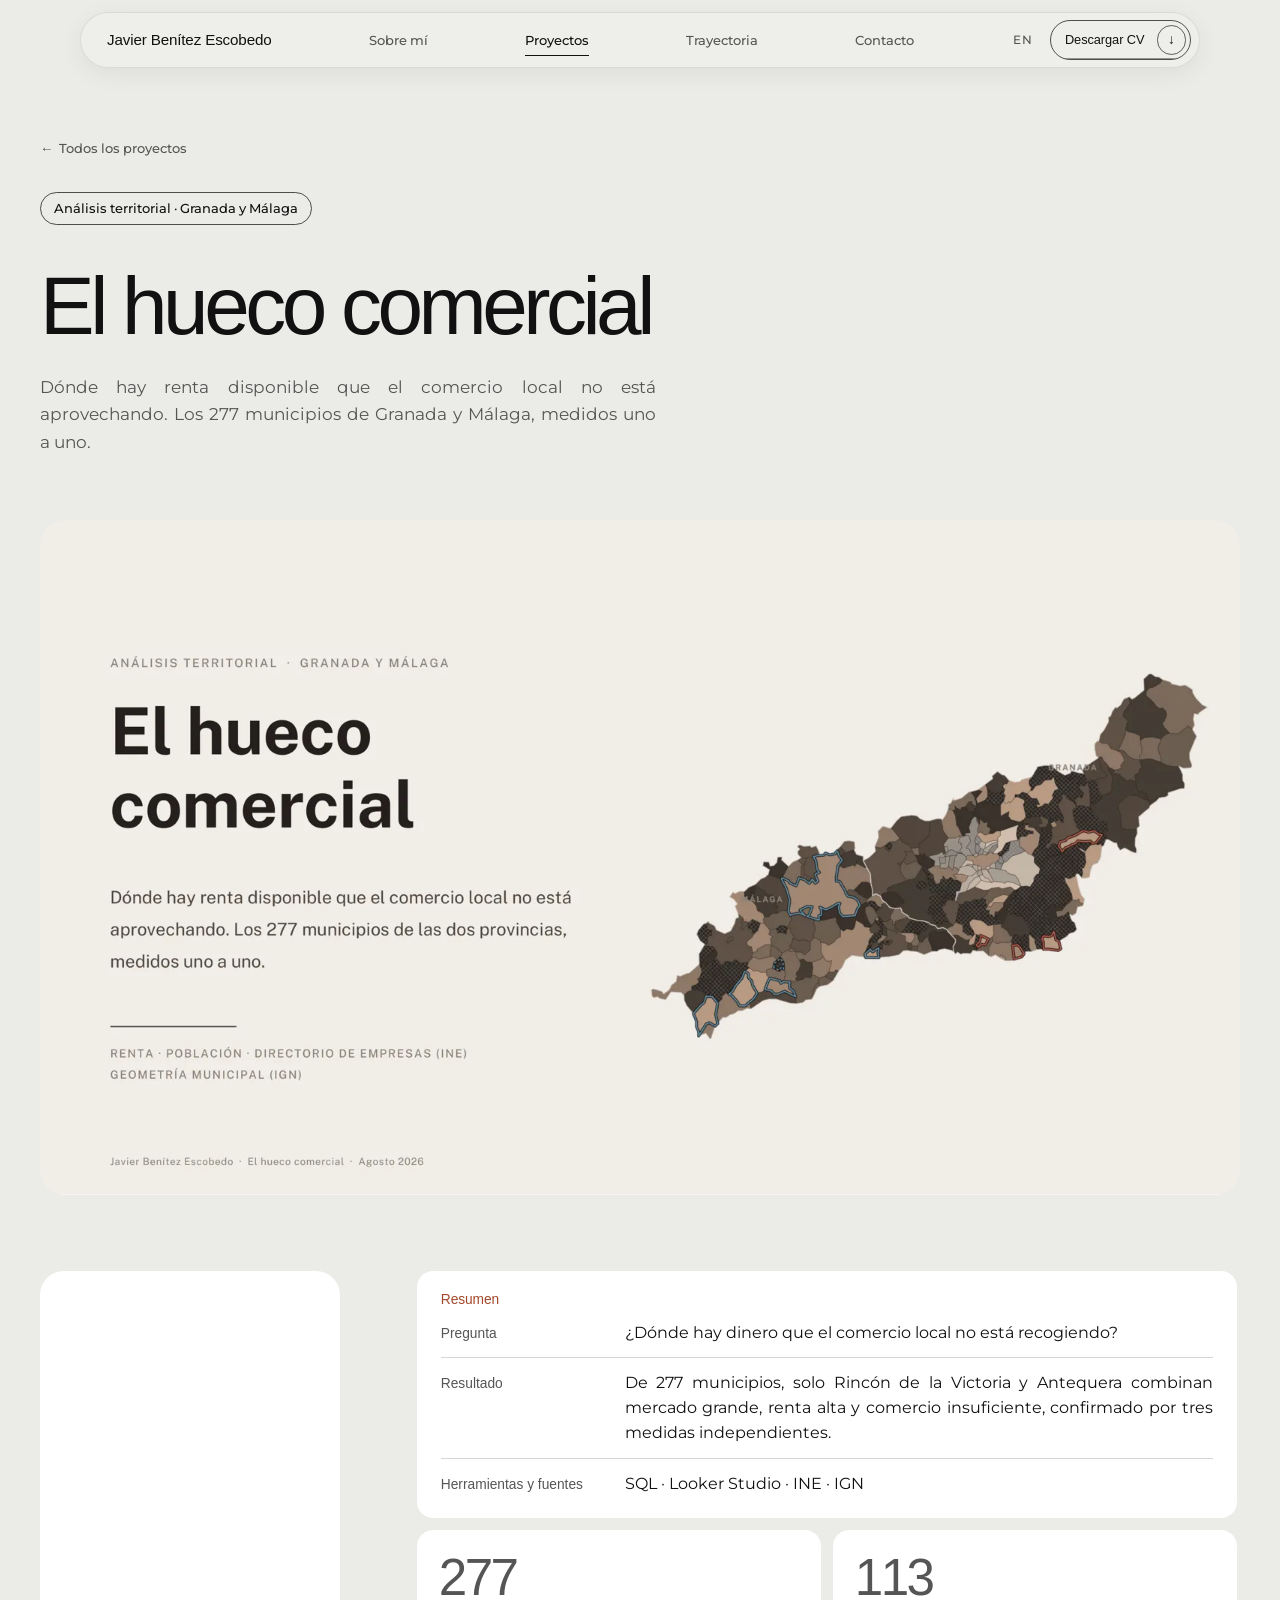
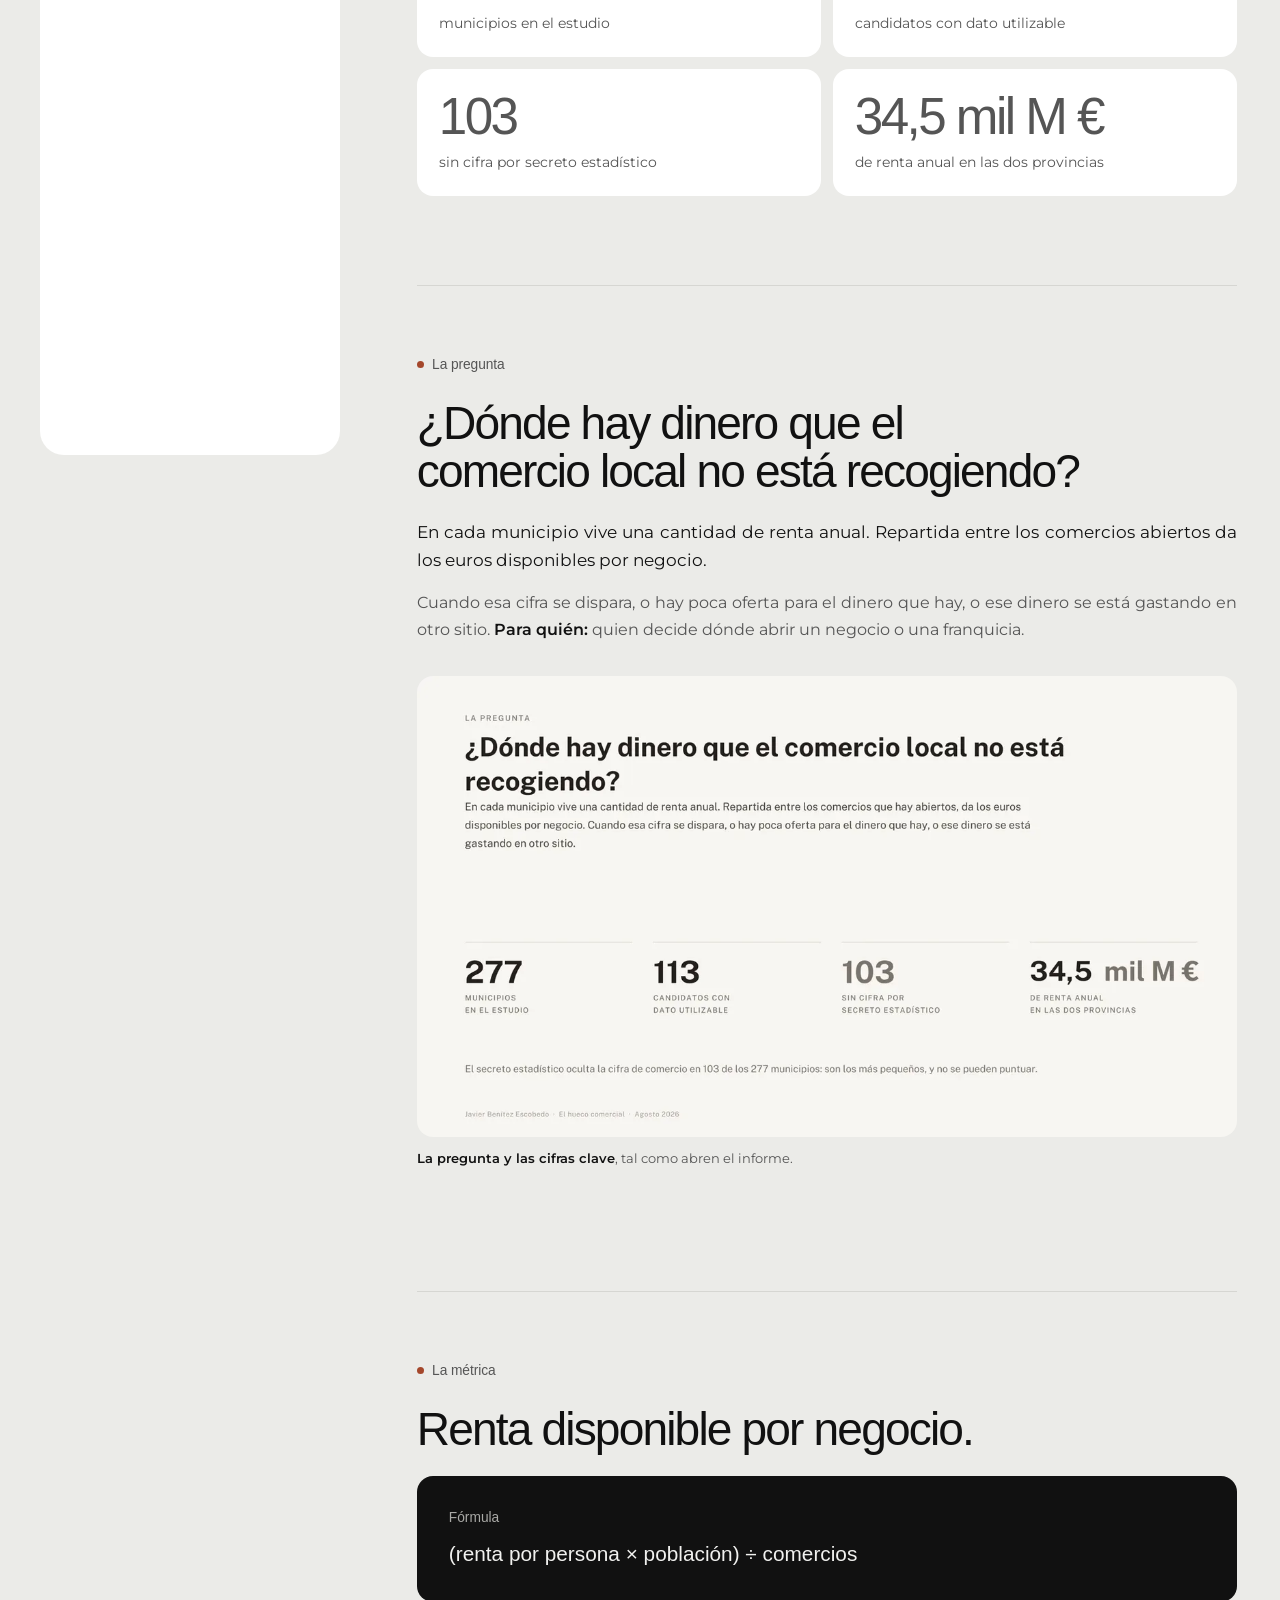
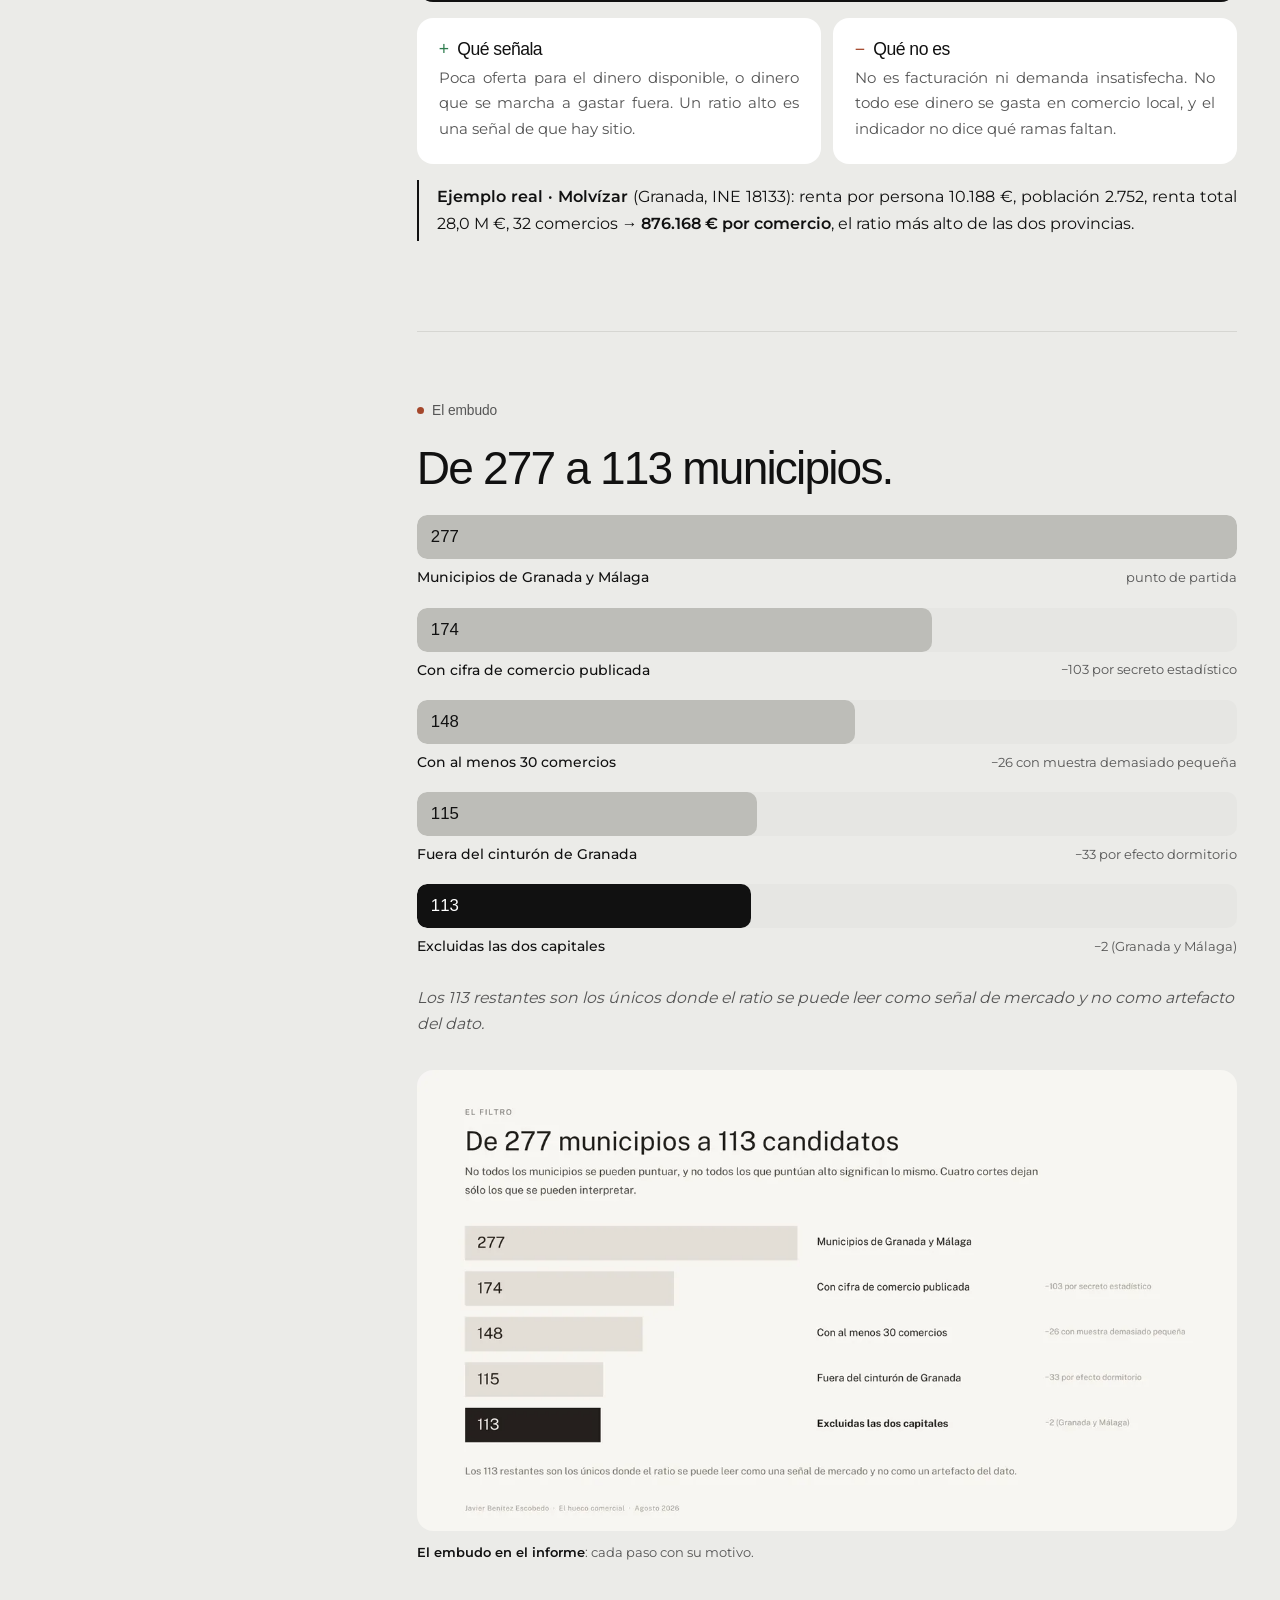
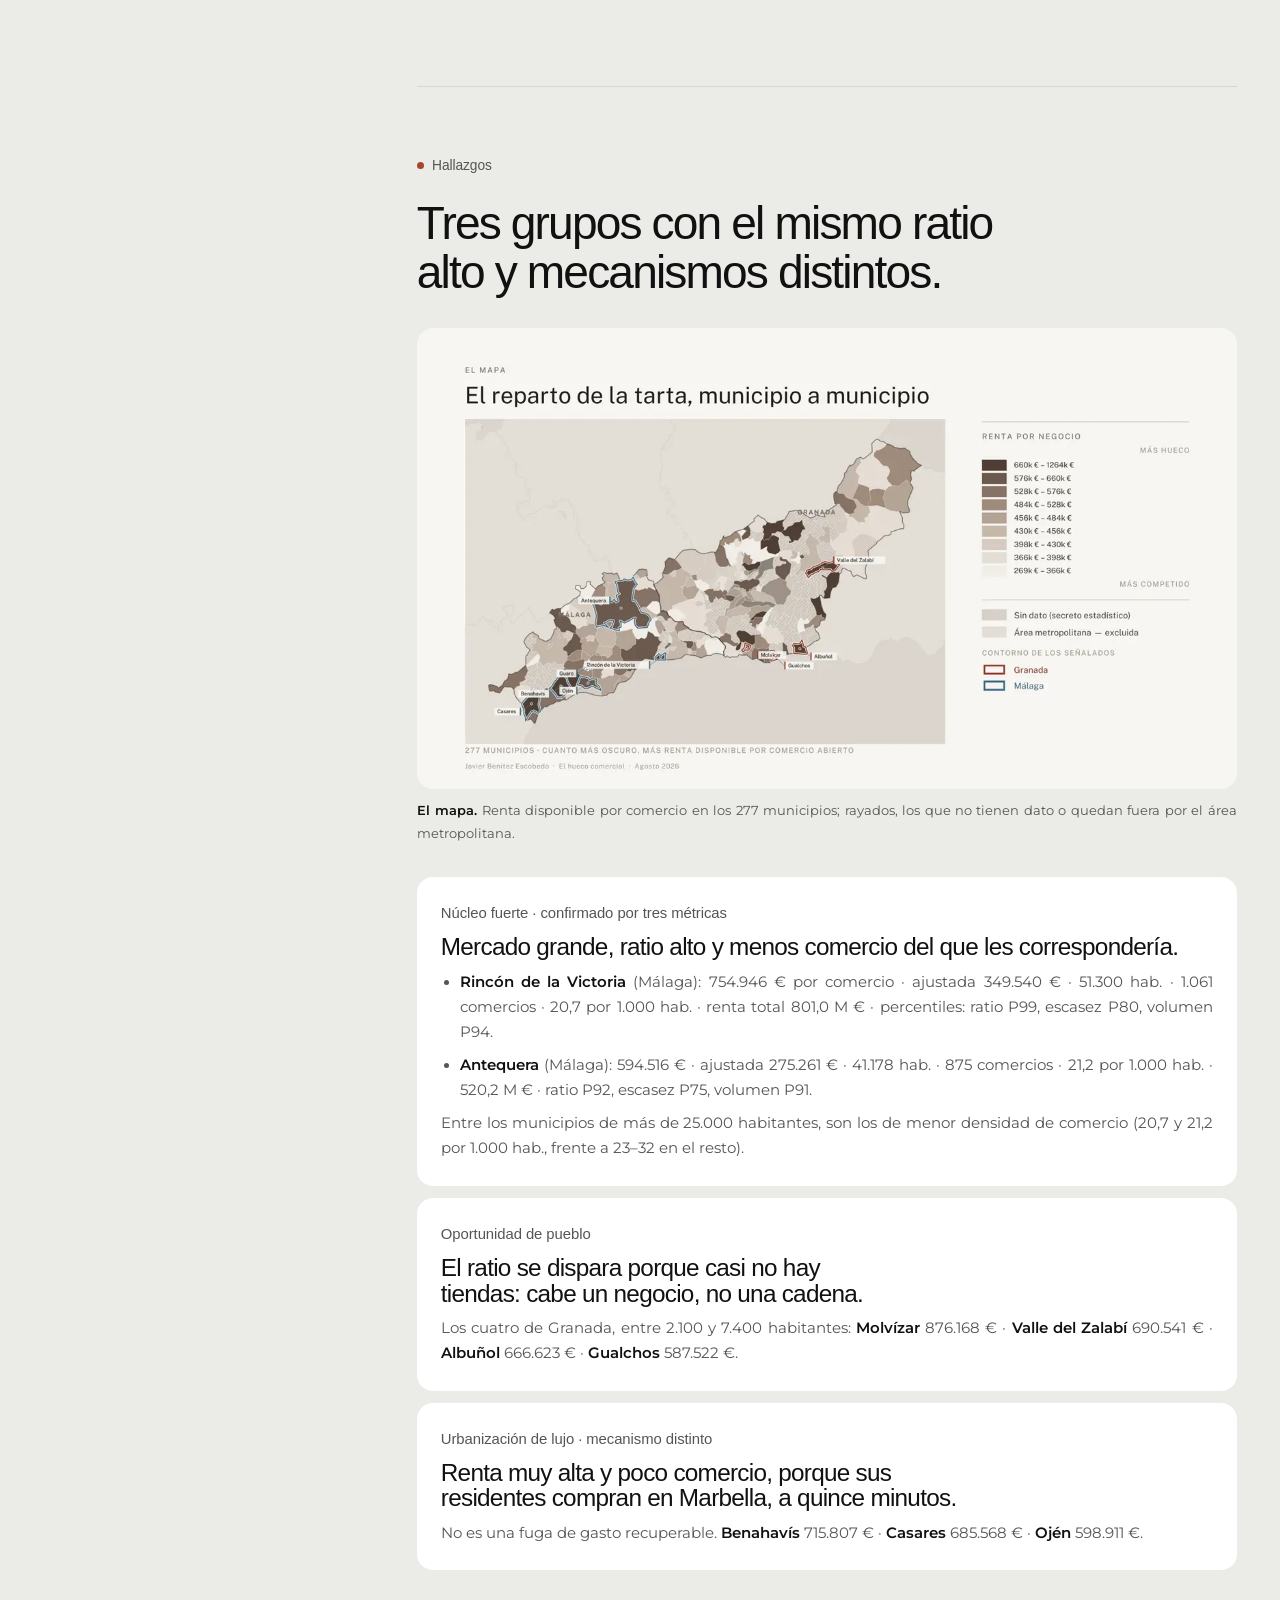
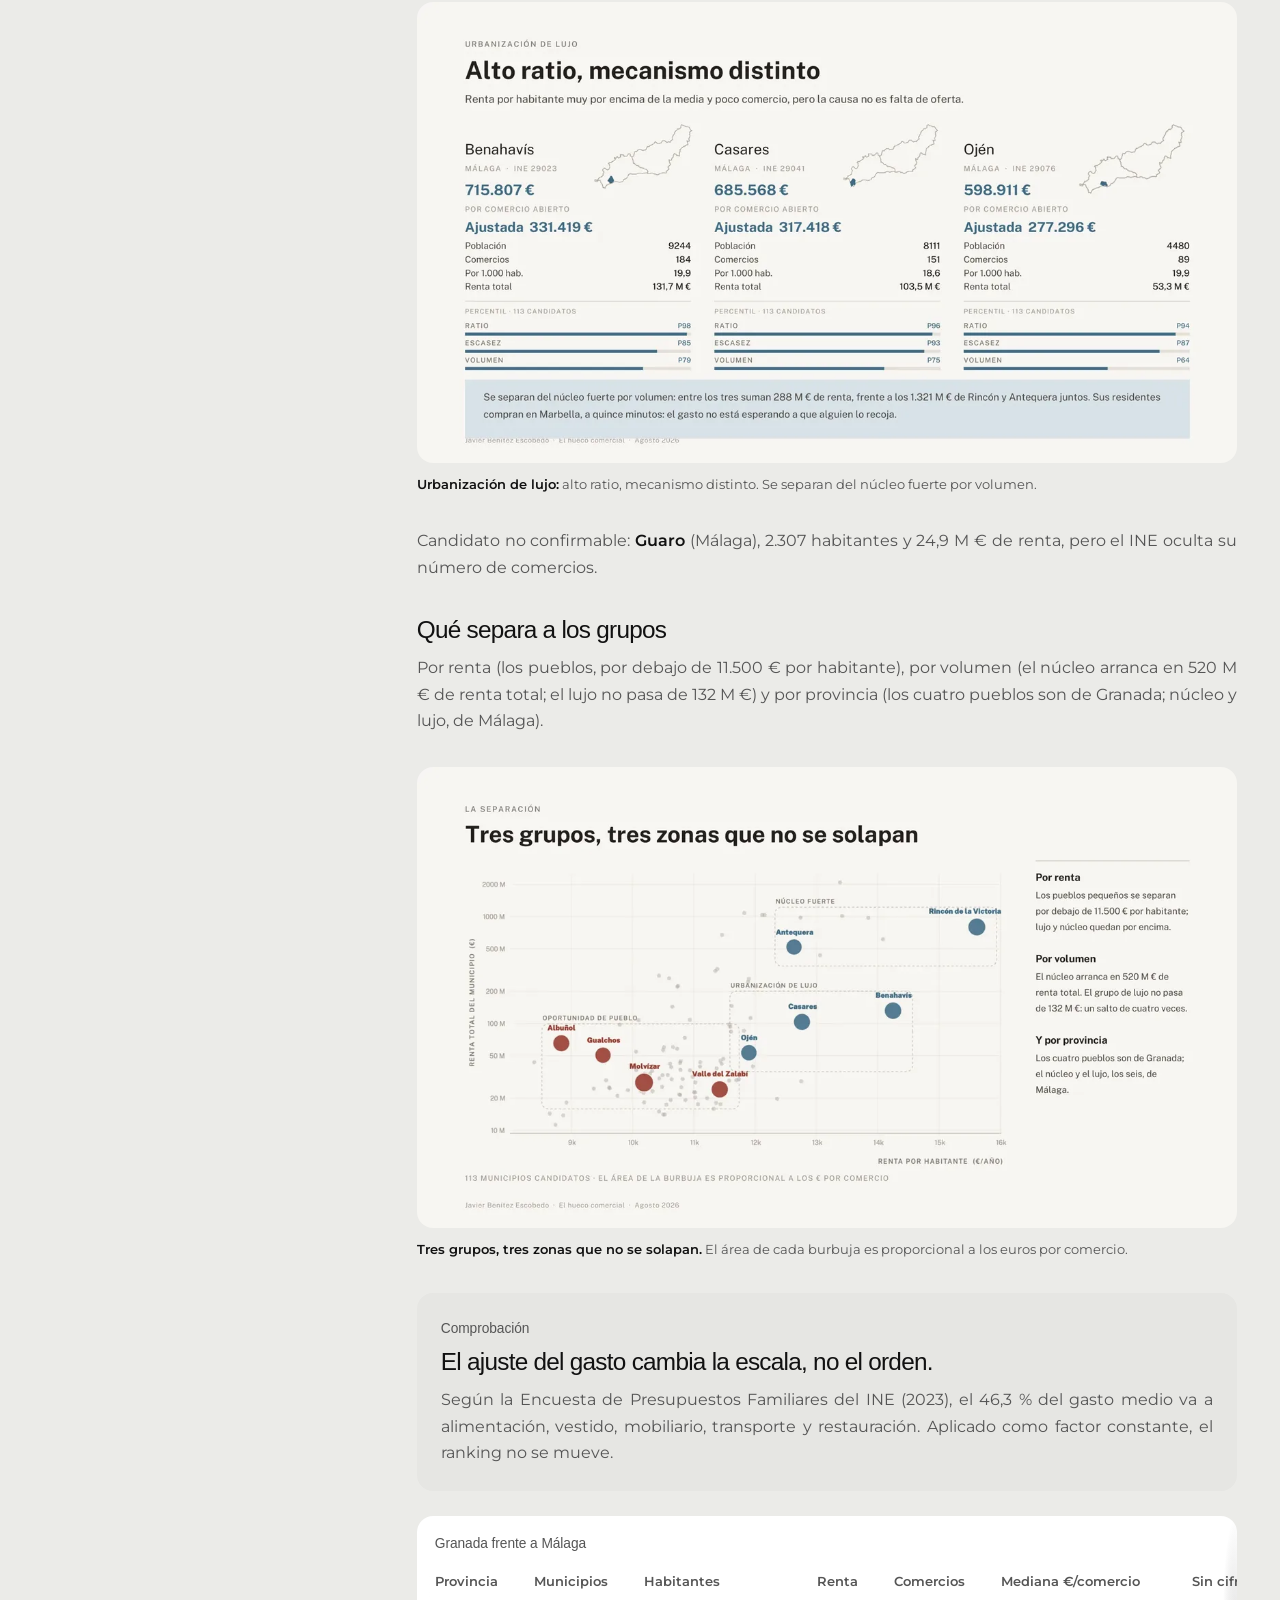
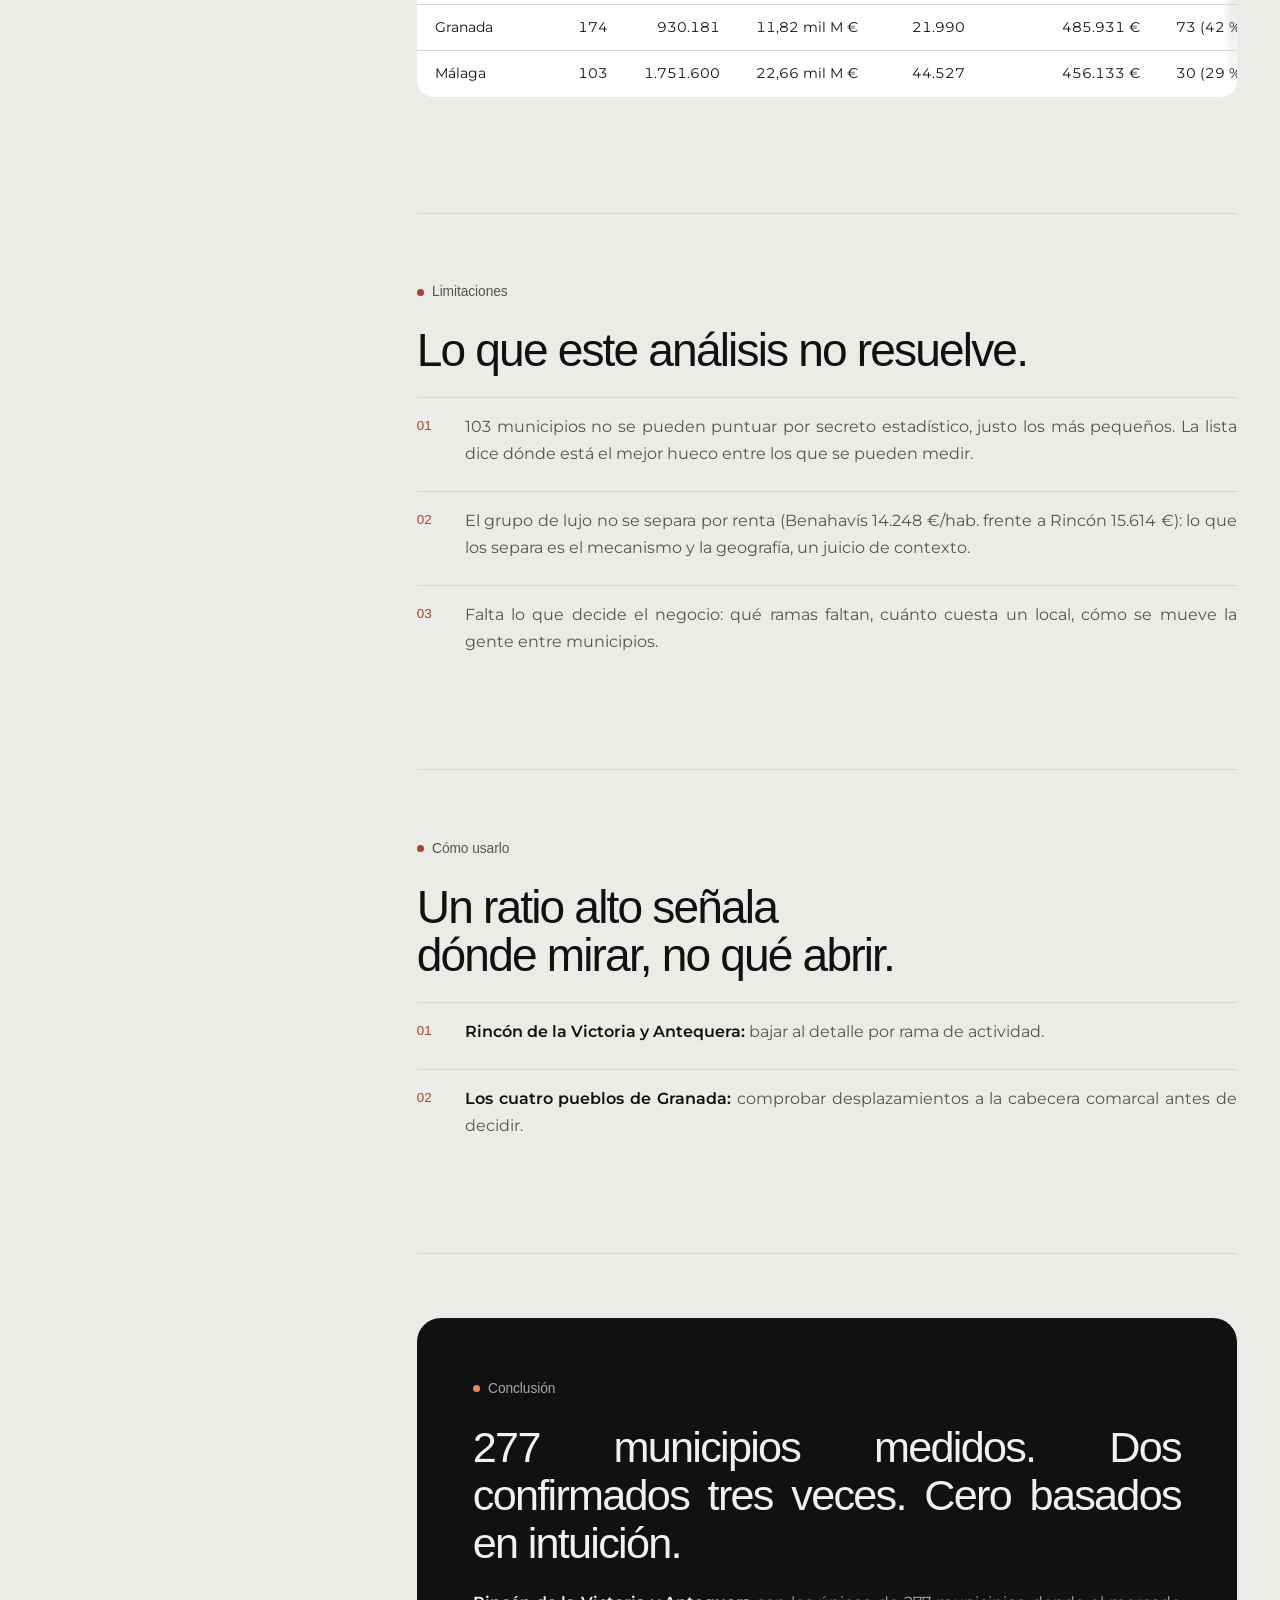
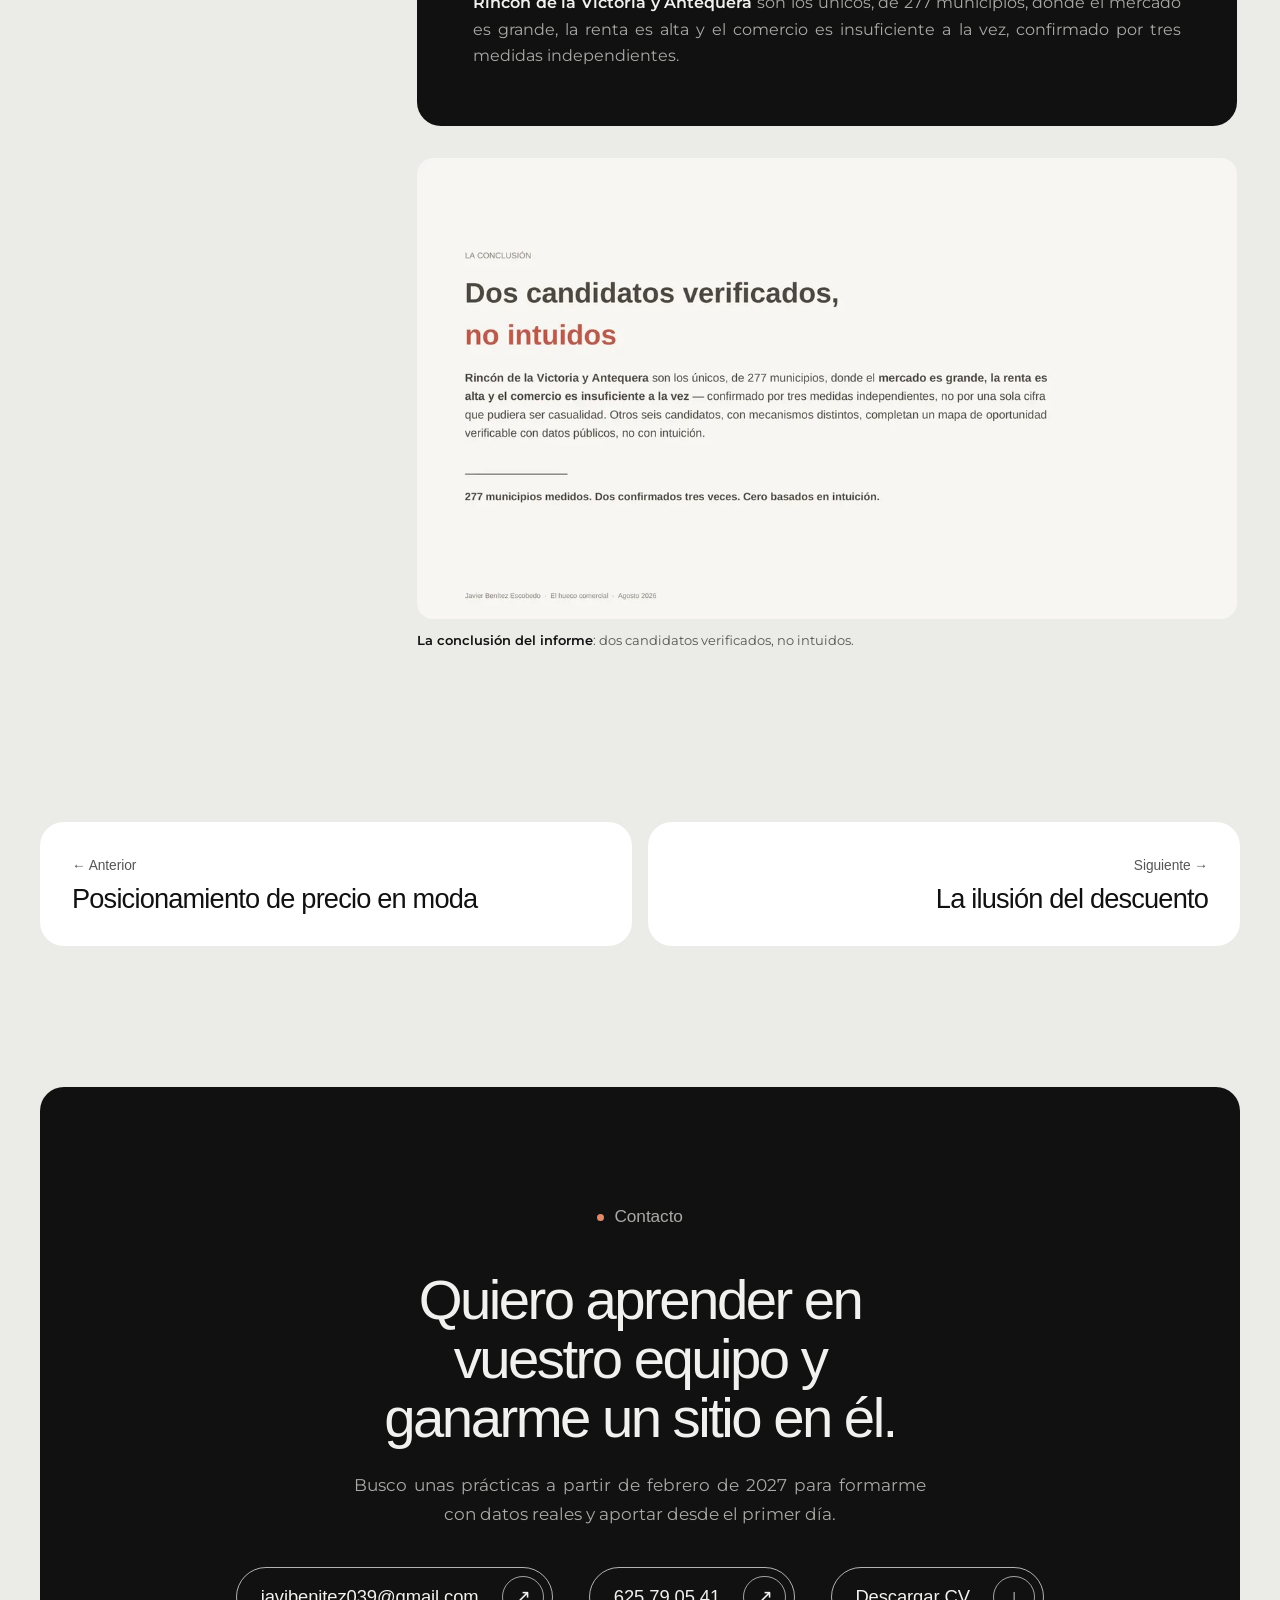
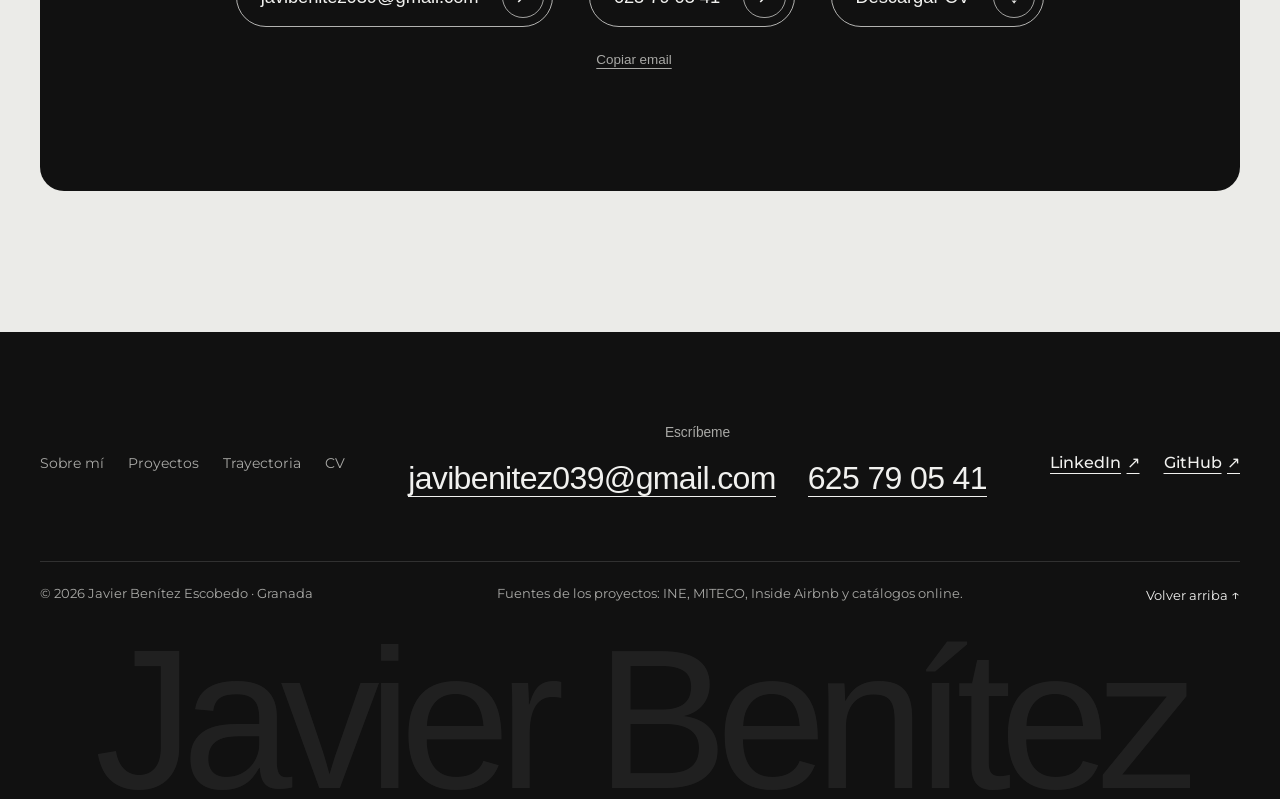
<file: site/proyectos/hueco-comercial.html>
<!doctype html>
<html lang="es">
<head>
  <meta charset="utf-8">
  <meta name="viewport" content="width=device-width, initial-scale=1">
  <title>El hueco comercial · Caso de estudio · Javier Benítez Escobedo</title>
  <meta name="description" content="Dónde hay renta disponible que el comercio local no está aprovechando: los 277 municipios de Granada y Málaga, medidos uno a uno con datos del INE.">
  <link rel="canonical" href="https://degallo.github.io/proyectos/hueco-comercial.html">
  <link rel="alternate" hreflang="es" href="https://degallo.github.io/proyectos/hueco-comercial.html">
  <link rel="alternate" hreflang="x-default" href="https://degallo.github.io/proyectos/hueco-comercial.html">
  <link rel="alternate" hreflang="en" href="https://degallo.github.io/en/proyectos/hueco-comercial.html">
  <meta name="theme-color" content="#EBEBE8">
  <meta name="color-scheme" content="light only">
  <meta name="author" content="Javier Benítez Escobedo">
  <meta name="format-detection" content="telephone=no">
  <link rel="icon" href="../favicon.svg" type="image/svg+xml">
  <link rel="apple-touch-icon" href="../apple-touch-icon.png">

  <meta property="og:type" content="article">
  <meta property="og:locale" content="es_ES">
  <meta property="og:site_name" content="Javier Benítez Escobedo">
  <meta property="og:title" content="El hueco comercial · Caso de estudio">
  <meta property="og:description" content="Dónde hay renta disponible que el comercio local no está aprovechando: los 277 municipios de Granada y Málaga, medidos uno a uno con datos del INE.">
  <meta property="og:url" content="https://degallo.github.io/proyectos/hueco-comercial.html">
  <meta property="og:image" content="https://degallo.github.io/assets/img/og/hueco-comercial.jpg">
  <meta property="og:image:width" content="1200">
  <meta property="og:image:height" content="630">
  <meta property="og:image:alt" content="Portada del informe El hueco comercial">
  <meta name="twitter:card" content="summary_large_image">

  <link rel="preload" href="../assets/fonts/montserrat-latin.woff2" as="font" type="font/woff2" crossorigin>
  <link rel="stylesheet" href="../css/styles.css?v=11">
  <script>document.documentElement.classList.add('js');addEventListener('load',function(){if(!window.__jbReady)document.documentElement.classList.remove('js')})</script>
  <script type="application/ld+json">
  {
    "@context": "https://schema.org",
    "@graph": [
      {
        "@type": "Article",
        "headline": "El hueco comercial",
        "description": "Dónde hay renta disponible que el comercio local no está aprovechando: los 277 municipios de Granada y Málaga, medidos uno a uno con datos del INE.",
        "image": "https://degallo.github.io/assets/img/og/hueco-comercial.jpg",
        "datePublished": "2026-08",
        "inLanguage": "es",
        "mainEntityOfPage": "https://degallo.github.io/proyectos/hueco-comercial.html",
        "author": {
          "@type": "Person",
          "name": "Javier Benítez Escobedo",
          "url": "https://degallo.github.io/"
        }
      },
      {
        "@type": "BreadcrumbList",
        "itemListElement": [
          {
            "@type": "ListItem",
            "position": 1,
            "name": "Inicio",
            "item": "https://degallo.github.io/"
          },
          {
            "@type": "ListItem",
            "position": 2,
            "name": "Proyectos",
            "item": "https://degallo.github.io/#proyectos"
          },
          {
            "@type": "ListItem",
            "position": 3,
            "name": "El hueco comercial",
            "item": "https://degallo.github.io/proyectos/hueco-comercial.html"
          }
        ]
      }
    ]
  }
  </script>
</head>
<body>
  <a class="skip-link" href="#contenido">Saltar al contenido</a>

  <header class="site-header">
    <div class="container">
      <button class="nav-toggle" type="button" aria-expanded="false" aria-controls="nav">Menú</button>
      <a class="brand" href="../index.html">Javier Benítez<span class="brand__2"> Escobedo</span></a>
      <nav class="nav" id="nav" aria-label="Principal">
        <ul>
          <li><a href="../index.html#sobre-mi">Sobre mí</a></li>
          <li><a href="../index.html#proyectos" aria-current="true">Proyectos</a></li>
          <li><a href="../index.html#trayectoria">Trayectoria</a></li>
          <li><a href="../index.html#contacto">Contacto</a></li>
        </ul>
      </nav>
      <div class="header__end">
        <a class="lang" href="../en/proyectos/hueco-comercial.html" hreflang="en" lang="en" aria-label="EN · English version">EN</a>
        <a class="btn btn--sm nav__cv" href="../assets/docs/CV_Javier_Benitez_Escobedo.pdf" download><span class="nav__cv-long">Descargar&nbsp;</span>CV<span class="visually-hidden"> (PDF, 473 KB)</span></a>
      </div>
    </div>
  </header>

  <main id="contenido">
    <section class="container case-hero" aria-labelledby="titulo">
      <a class="back" href="../index.html#proyectos"><span aria-hidden="true">←</span> Todos los proyectos</a>
      <p><span class="pill">Análisis territorial · Granada y Málaga</span></p>
      <h1 id="titulo">El hueco comercial</h1>
      <p class="case-hero__sub">Dónde hay renta disponible que el comercio local no está aprovechando. Los 277 municipios de Granada y Málaga, medidos uno a uno.</p>
      <div class="case-hero__actions">
        <a class="btn btn--sm" href="../assets/docs/el-hueco-comercial.pdf" download>Informe PDF · 2,2 MB</a>
        <a class="btn btn--sm btn--ghost" href="https://github.com/degallo/huecocomercial" target="_blank" rel="noopener">Código en GitHub<span class="visually-hidden"> (se abre en una pestaña nueva)</span></a>
      </div>
      <figure class="case-cover">
        <img src="../assets/img/proyectos/hueco-comercial/pagina-01.webp" srcset="../assets/img/proyectos/hueco-comercial/pagina-01-800.webp 800w, ../assets/img/proyectos/hueco-comercial/pagina-01-1200.webp 1200w, ../assets/img/proyectos/hueco-comercial/pagina-01.webp 1600w" sizes="(max-width: 1320px) 94vw, 1240px" width="1600" height="900" fetchpriority="high"
             alt="Portada del informe El hueco comercial, con la silueta de las provincias de Granada y Málaga coloreada municipio a municipio.">
      </figure>
    </section>

    <div class="container case-layout">
      <aside class="ficha" aria-labelledby="ficha-titulo">
        <h2 id="ficha-titulo">Ficha del proyecto</h2>
        <dl>
          <div><dt>Fecha</dt><dd>Agosto 2026</dd></div>
          <div><dt>Fuentes</dt><dd>INE: Atlas de Distribución de Renta de los Hogares, Padrón municipal, Directorio Central de Empresas (DIRCE) y Encuesta de Presupuestos Familiares 2023 · Instituto Geográfico Nacional (geometría municipal, vía es-atlas) · POTAUG (2013), delimitación del Área Metropolitana de Granada</dd></div>
          <div><dt>Herramientas</dt><dd>SQL (SQLite, DB Browser) · Looker Studio · mapa coroplético</dd></div>
          <div><dt>Volumen</dt><dd>277 municipios · 34,5 mil M € de renta anual</dd></div>
          <div><dt>Código</dt><dd><a href="https://github.com/degallo/huecocomercial" target="_blank" rel="noopener">github.com/degallo/huecocomercial ↗<span class="visually-hidden"> (se abre en una pestaña nueva)</span></a><br>279 líneas de SQL en <code>consultas.sql</code></dd></div>
        </dl>
        <div class="ficha__actions">
          <a class="btn" href="../assets/docs/el-hueco-comercial.pdf" download>Descargar informe PDF · 16 págs. · 2,2 MB</a>
          <a class="btn btn--ghost" href="https://github.com/degallo/huecocomercial" target="_blank" rel="noopener">Ver el SQL en GitHub<span class="visually-hidden"> (se abre en una pestaña nueva)</span></a>
        </div>
        <nav class="ficha__toc" aria-label="En esta página" data-spy>
          <ol>
            <li><a href="#resumen">Resumen</a></li>
            <li><a href="#pregunta">La pregunta</a></li>
            <li><a href="#metrica">La métrica</a></li>
            <li><a href="#embudo">El embudo</a></li>
            <li><a href="#hallazgos">Hallazgos</a></li>
            <li><a href="#limitaciones">Limitaciones</a></li>
            <li><a href="#uso">Cómo usarlo</a></li>
            <li><a href="#conclusion">Conclusión</a></li>
          </ol>
        </nav>
      </aside>

      <article class="case-body">
        <section id="resumen" class="summary" aria-labelledby="resumen-t">
          <h2 id="resumen-t" class="summary__title">Resumen</h2>
          <dl class="summary__list">
            <div><dt>Pregunta</dt><dd>¿Dónde hay dinero que el comercio local no está recogiendo?</dd></div>
            <div><dt>Resultado</dt><dd>De 277 municipios, solo Rincón de la Victoria y Antequera combinan mercado grande, renta alta y comercio insuficiente, confirmado por tres medidas independientes.</dd></div>
            <div><dt>Herramientas y fuentes</dt><dd>SQL · Looker Studio · INE · IGN</dd></div>
          </dl>
        </section>

        <section id="cifras" aria-label="Cifras clave">
          <div class="kpis">
            <div class="kpi reveal"><p class="kpi__num">277</p><p class="kpi__label">municipios en el estudio</p></div>
            <div class="kpi reveal" style="--d:.06s"><p class="kpi__num">113</p><p class="kpi__label">candidatos con dato utilizable</p></div>
            <div class="kpi reveal"><p class="kpi__num">103</p><p class="kpi__label">sin cifra por secreto estadístico</p></div>
            <div class="kpi reveal" style="--d:.06s"><p class="kpi__num">34,5 mil M €</p><p class="kpi__label">de renta anual en las dos provincias</p></div>
          </div>
        </section>

        <section id="pregunta" aria-labelledby="pregunta-t">
          <p class="eyebrow">La pregunta</p>
          <h2 id="pregunta-t">¿Dónde hay dinero que el comercio local no está recogiendo?</h2>
          <p class="lead">En cada municipio vive una cantidad de renta anual. Repartida entre los comercios abiertos da los euros disponibles por negocio.</p>
          <p>Cuando esa cifra se dispara, o hay poca oferta para el dinero que hay, o ese dinero se está gastando en otro sitio. <strong>Para quién:</strong> quien decide dónde abrir un negocio o una franquicia.</p>
          <figure class="figure reveal">
            <a href="../assets/img/proyectos/hueco-comercial/pagina-02.webp"><img src="../assets/img/proyectos/hueco-comercial/pagina-02.webp" srcset="../assets/img/proyectos/hueco-comercial/pagina-02-800.webp 800w, ../assets/img/proyectos/hueco-comercial/pagina-02-1200.webp 1200w, ../assets/img/proyectos/hueco-comercial/pagina-02.webp 1600w" sizes="(max-width: 1080px) 94vw, 820px" width="1600" height="900" loading="lazy" decoding="async" alt="Página del informe con la pregunta y las cuatro cifras clave: 277 municipios, 113 candidatos, 103 sin cifra y 34,5 mil millones de euros de renta anual."></a>
            <figcaption><b>La pregunta y las cifras clave</b>, tal como abren el informe.</figcaption>
          </figure>
        </section>

        <section id="metrica" aria-labelledby="metrica-t">
          <p class="eyebrow">La métrica</p>
          <h2 id="metrica-t">Renta disponible por negocio.</h2>
          <p class="formula"><small>Fórmula</small>(renta por persona × población) ÷ comercios</p>
          <div class="is-isnt">
            <div>
              <h3>Qué señala</h3>
              <p>Poca oferta para el dinero disponible, o dinero que se marcha a gastar fuera. Un ratio alto es una señal de que hay sitio.</p>
            </div>
            <div>
              <h3>Qué no es</h3>
              <p>No es facturación ni demanda insatisfecha. No todo ese dinero se gasta en comercio local, y el indicador no dice qué ramas faltan.</p>
            </div>
          </div>
          <div class="example">
            <p><strong>Ejemplo real · Molvízar</strong> (Granada, INE 18133): renta por persona 10.188 €, población 2.752, renta total 28,0 M €, 32 comercios → <strong>876.168 € por comercio</strong>, el ratio más alto de las dos provincias.</p>
          </div>
        </section>

        <section id="embudo" aria-labelledby="embudo-t">
          <p class="eyebrow">El embudo</p>
          <h2 id="embudo-t">De 277 a 113 municipios.</h2>
          <ol class="funnel">
            <li><div class="funnel__bar"><span style="--w:100%"></span><b>277</b></div><div class="funnel__txt"><span>Municipios de Granada y Málaga</span><span>punto de partida</span></div></li>
            <li><div class="funnel__bar"><span style="--w:62.8%; --d:.1s"></span><b>174</b></div><div class="funnel__txt"><span>Con cifra de comercio publicada</span><span>−103 por secreto estadístico</span></div></li>
            <li><div class="funnel__bar"><span style="--w:53.4%; --d:.2s"></span><b>148</b></div><div class="funnel__txt"><span>Con al menos 30 comercios</span><span>−26 con muestra demasiado pequeña</span></div></li>
            <li><div class="funnel__bar"><span style="--w:41.5%; --d:.3s"></span><b>115</b></div><div class="funnel__txt"><span>Fuera del cinturón de Granada</span><span>−33 por efecto dormitorio</span></div></li>
            <li><div class="funnel__bar"><span style="--w:40.8%; --d:.4s"></span><b>113</b></div><div class="funnel__txt"><span>Excluidas las dos capitales</span><span>−2 (Granada y Málaga)</span></div></li>
          </ol>
          <p class="funnel-note">Los 113 restantes son los únicos donde el ratio se puede leer como señal de mercado y no como artefacto del dato.</p>
          <figure class="figure reveal">
            <a href="../assets/img/proyectos/hueco-comercial/pagina-05.webp"><img src="../assets/img/proyectos/hueco-comercial/pagina-05.webp" srcset="../assets/img/proyectos/hueco-comercial/pagina-05-800.webp 800w, ../assets/img/proyectos/hueco-comercial/pagina-05-1200.webp 1200w, ../assets/img/proyectos/hueco-comercial/pagina-05.webp 1600w" sizes="(max-width: 1080px) 94vw, 820px" width="1600" height="900" loading="lazy" decoding="async" alt="Embudo de filtrado del informe: de 277 municipios a 113 candidatos, con el motivo de cada descarte."></a>
            <figcaption><b>El embudo en el informe</b>: cada paso con su motivo.</figcaption>
          </figure>
        </section>

        <section id="hallazgos" aria-labelledby="hallazgos-t">
          <p class="eyebrow">Hallazgos</p>
          <h2 id="hallazgos-t">Tres grupos con el mismo ratio alto y mecanismos distintos.</h2>
          <figure class="figure reveal">
            <a href="../assets/img/proyectos/hueco-comercial/pagina-04.webp"><img src="../assets/img/proyectos/hueco-comercial/pagina-04.webp" srcset="../assets/img/proyectos/hueco-comercial/pagina-04-800.webp 800w, ../assets/img/proyectos/hueco-comercial/pagina-04-1200.webp 1200w, ../assets/img/proyectos/hueco-comercial/pagina-04.webp 1600w" sizes="(max-width: 1080px) 94vw, 820px" width="1600" height="900" loading="lazy" decoding="async" alt="Mapa coroplético de los 277 municipios de Granada y Málaga: cuanto más oscuro, más renta disponible por comercio abierto. Se señalan Antequera, Rincón de la Victoria, Benahavís, Casares, Ojén, Guaro, Molvízar, Gualchos, Albuñol y Valle del Zalabí."></a>
            <figcaption><b>El mapa.</b> Renta disponible por comercio en los 277 municipios; rayados, los que no tienen dato o quedan fuera por el área metropolitana.</figcaption>
          </figure>

          <div class="groups">
            <div class="group reveal">
              <p class="group__tag">Núcleo fuerte · confirmado por tres métricas</p>
              <h3>Mercado grande, ratio alto y menos comercio del que les correspondería.</h3>
              <ul>
                <li><strong>Rincón de la Victoria</strong> (Málaga): 754.946 € por comercio · ajustada 349.540 € · 51.300 hab. · 1.061 comercios · 20,7 por 1.000 hab. · renta total 801,0 M € · percentiles: ratio P99, escasez P80, volumen P94.</li>
                <li><strong>Antequera</strong> (Málaga): 594.516 € · ajustada 275.261 € · 41.178 hab. · 875 comercios · 21,2 por 1.000 hab. · 520,2 M € · ratio P92, escasez P75, volumen P91.</li>
              </ul>
              <p>Entre los municipios de más de 25.000 habitantes, son los de menor densidad de comercio (20,7 y 21,2 por 1.000 hab., frente a 23–32 en el resto).</p>
            </div>
            <div class="group reveal">
              <p class="group__tag">Oportunidad de pueblo</p>
              <h3>El ratio se dispara porque casi no hay tiendas: cabe un negocio, no una cadena.</h3>
              <p>Los cuatro de Granada, entre 2.100 y 7.400 habitantes: <strong>Molvízar</strong> 876.168 € · <strong>Valle del Zalabí</strong> 690.541 € · <strong>Albuñol</strong> 666.623 € · <strong>Gualchos</strong> 587.522 €.</p>
            </div>
            <div class="group reveal">
              <p class="group__tag">Urbanización de lujo · mecanismo distinto</p>
              <h3>Renta muy alta y poco comercio, porque sus residentes compran en Marbella, a quince minutos.</h3>
              <p>No es una fuga de gasto recuperable. <strong>Benahavís</strong> 715.807 € · <strong>Casares</strong> 685.568 € · <strong>Ojén</strong> 598.911 €.</p>
            </div>
          </div>
          <figure class="figure reveal">
            <a href="../assets/img/proyectos/hueco-comercial/pagina-10.webp"><img src="../assets/img/proyectos/hueco-comercial/pagina-10.webp" srcset="../assets/img/proyectos/hueco-comercial/pagina-10-800.webp 800w, ../assets/img/proyectos/hueco-comercial/pagina-10-1200.webp 1200w, ../assets/img/proyectos/hueco-comercial/pagina-10.webp 1600w" sizes="(max-width: 1080px) 94vw, 820px" width="1600" height="900" loading="lazy" decoding="async" alt="Fichas de Benahavís, Casares y Ojén con su renta por comercio, población, número de comercios y percentiles de ratio, escasez y volumen. Titular: alto ratio, mecanismo distinto."></a>
            <figcaption><b>Urbanización de lujo:</b> alto ratio, mecanismo distinto. Se separan del núcleo fuerte por volumen.</figcaption>
          </figure>

          <p>Candidato no confirmable: <strong>Guaro</strong> (Málaga), 2.307 habitantes y 24,9 M € de renta, pero el INE oculta su número de comercios.</p>

          <h3>Qué separa a los grupos</h3>
          <p>Por renta (los pueblos, por debajo de 11.500 € por habitante), por volumen (el núcleo arranca en 520 M € de renta total; el lujo no pasa de 132 M €) y por provincia (los cuatro pueblos son de Granada; núcleo y lujo, de Málaga).</p>

          <figure class="figure reveal">
            <a href="../assets/img/proyectos/hueco-comercial/pagina-11.webp"><img src="../assets/img/proyectos/hueco-comercial/pagina-11.webp" srcset="../assets/img/proyectos/hueco-comercial/pagina-11-800.webp 800w, ../assets/img/proyectos/hueco-comercial/pagina-11-1200.webp 1200w, ../assets/img/proyectos/hueco-comercial/pagina-11.webp 1600w" sizes="(max-width: 1080px) 94vw, 820px" width="1600" height="900" loading="lazy" decoding="async" alt="Gráfico de burbujas de los 113 candidatos: renta por habitante en el eje horizontal y renta total del municipio en el vertical. Los tres grupos (oportunidad de pueblo, urbanización de lujo y núcleo fuerte) ocupan zonas que no se solapan."></a>
            <figcaption><b>Tres grupos, tres zonas que no se solapan.</b> El área de cada burbuja es proporcional a los euros por comercio.</figcaption>
          </figure>

          <div class="callout reveal">
            <p class="callout__tag">Comprobación</p>
            <h3>El ajuste del gasto cambia la escala, no el orden.</h3>
            <p>Según la Encuesta de Presupuestos Familiares del INE (2023), el 46,3 % del gasto medio va a alimentación, vestido, mobiliario, transporte y restauración. Aplicado como factor constante, el ranking no se mueve.</p>
          </div>

          <div class="table-wrap reveal" tabindex="0" role="region" aria-label="Comparativa Granada y Málaga">
            <table>
              <caption>Granada frente a Málaga</caption>
              <thead><tr><th scope="col">Provincia</th><th scope="col" class="num">Municipios</th><th scope="col" class="num">Habitantes</th><th scope="col" class="num">Renta</th><th scope="col" class="num">Comercios</th><th scope="col" class="num">Mediana €/comercio</th><th scope="col" class="num">Sin cifra</th></tr></thead>
              <tbody>
                <tr><td>Granada</td><td class="num">174</td><td class="num">930.181</td><td class="num">11,82 mil M €</td><td class="num">21.990</td><td class="num">485.931 €</td><td class="num">73 (42 %)</td></tr>
                <tr><td>Málaga</td><td class="num">103</td><td class="num">1.751.600</td><td class="num">22,66 mil M €</td><td class="num">44.527</td><td class="num">456.133 €</td><td class="num">30 (29 %)</td></tr>
              </tbody>
            </table>
          </div>

          <!-- Dashboard de Looker Studio: oculto hasta tener el enlace público (ver PENDIENTES.md). Para activarlo:
          <h3>Dashboard interactivo</h3>
          <div class="dashboard"><iframe class="dashboard__frame" src="https://lookerstudio.google.com/embed/reporting/ID/page/ID" title="Dashboard de El hueco comercial en Looker Studio" loading="lazy" allowfullscreen></iframe></div>
          -->
        </section>

        <section id="limitaciones" aria-labelledby="limitaciones-t">
          <p class="eyebrow">Limitaciones</p>
          <h2 id="limitaciones-t">Lo que este análisis no resuelve.</h2>
          <ol class="numbered">
            <li>103 municipios no se pueden puntuar por secreto estadístico, justo los más pequeños. La lista dice dónde está el mejor hueco entre los que se pueden medir.</li>
            <li>El grupo de lujo no se separa por renta (Benahavís 14.248 €/hab. frente a Rincón 15.614 €): lo que los separa es el mecanismo y la geografía, un juicio de contexto.</li>
            <li>Falta lo que decide el negocio: qué ramas faltan, cuánto cuesta un local, cómo se mueve la gente entre municipios.</li>
          </ol>
        </section>

        <section id="uso" aria-labelledby="uso-t">
          <p class="eyebrow">Cómo usarlo</p>
          <h2 id="uso-t">Un ratio alto señala dónde mirar, no qué abrir.</h2>
          <ol class="numbered">
            <li><strong>Rincón de la Victoria y Antequera:</strong> bajar al detalle por rama de actividad.</li>
            <li><strong>Los cuatro pueblos de Granada:</strong> comprobar desplazamientos a la cabecera comarcal antes de decidir.</li>
          </ol>
        </section>

        <section id="conclusion" aria-labelledby="conclusion-t">
          <div class="conclusion reveal">
            <p class="eyebrow" id="conclusion-t">Conclusión</p>
            <blockquote>277 municipios medidos. Dos confirmados tres veces. Cero basados en intuición.</blockquote>
            <p><strong>Rincón de la Victoria y Antequera</strong> son los únicos, de 277 municipios, donde el mercado es grande, la renta es alta y el comercio es insuficiente a la vez, confirmado por tres medidas independientes.</p>
          </div>
          <figure class="figure reveal">
            <a href="../assets/img/proyectos/hueco-comercial/pagina-16.webp"><img src="../assets/img/proyectos/hueco-comercial/pagina-16.webp" srcset="../assets/img/proyectos/hueco-comercial/pagina-16-800.webp 800w, ../assets/img/proyectos/hueco-comercial/pagina-16-1200.webp 1200w, ../assets/img/proyectos/hueco-comercial/pagina-16.webp 1600w" sizes="(max-width: 1080px) 94vw, 820px" width="1600" height="900" loading="lazy" decoding="async" alt="Página de conclusión del informe: dos candidatos verificados, no intuidos."></a>
            <figcaption><b>La conclusión del informe</b>: dos candidatos verificados, no intuidos.</figcaption>
          </figure>
        </section>
      </article>
    </div>

    <div class="container">
      <nav class="case-nav" aria-label="Otros proyectos">
        <a href="posicionamiento-moda.html"><small>← Anterior</small><span>Posicionamiento de precio en moda</span></a>
        <a href="ilusion-descuento.html"><small>Siguiente →</small><span>La ilusión del descuento</span></a>
      </nav>
    </div>

    <section class="section section--tight" style="padding-top: var(--section)" aria-labelledby="contacto-titulo">
      <div class="container">
        <div class="cta reveal">
          <p class="eyebrow">Contacto</p>
          <h2 id="contacto-titulo">Quiero aprender en vuestro equipo y ganarme un sitio en él.</h2>
          <p>Busco unas prácticas a partir de febrero de 2027 para formarme con datos reales y aportar desde el primer día.</p>
          <div class="cta__actions">
            <a class="btn btn--light" href="mailto:javibenitez039@gmail.com">javibenitez039@gmail.com</a>
            <a class="btn btn--light" href="tel:+34625790541">625&nbsp;79&nbsp;05&nbsp;41</a>
            <a class="btn btn--light" href="../assets/docs/CV_Javier_Benitez_Escobedo.pdf" download>Descargar CV<span class="visually-hidden"> (PDF, 473 KB)</span></a>
          </div>
        </div>
      </div>
    </section>
  </main>

  <footer class="site-footer">
    <div class="container">
      <div class="footer__top">
        <nav class="footer__nav" aria-label="Pie">
          <ul>
            <li><a href="../index.html#sobre-mi">Sobre mí</a></li>
            <li><a href="../index.html#proyectos">Proyectos</a></li>
            <li><a href="../index.html#trayectoria">Trayectoria</a></li>
            <li><a href="../assets/docs/CV_Javier_Benitez_Escobedo.pdf" download>CV<span class="visually-hidden"> (PDF, 473 KB)</span></a></li>
          </ul>
        </nav>
        <div class="footer__contact">
          <p class="label">Escríbeme</p>
          <a href="mailto:javibenitez039@gmail.com">javibenitez039@gmail.com</a>
          <a href="tel:+34625790541">625&nbsp;79&nbsp;05&nbsp;41</a>
        </div>
        <ul class="footer__social">
          <li><a class="link-arrow" href="https://www.linkedin.com/in/javierbenitezescobedo" rel="me noopener" target="_blank">LinkedIn <span class="arrow" aria-hidden="true">↗</span><span class="visually-hidden"> (se abre en una pestaña nueva)</span></a></li>
          <li><a class="link-arrow" href="https://github.com/degallo" rel="me noopener" target="_blank">GitHub <span class="arrow" aria-hidden="true">↗</span><span class="visually-hidden"> (se abre en una pestaña nueva)</span></a></li>
        </ul>
      </div>
      <div class="footer__bottom">
        <span>© <span data-year>2026</span> Javier Benítez Escobedo · Granada</span>
        <span>Fuentes de los proyectos: INE, MITECO, Inside Airbnb y catálogos online.</span>
        <a class="to-top" href="#contenido">Volver arriba <span aria-hidden="true">↑</span></a>
      </div>
    </div>
    <p class="footer__name" aria-hidden="true" data-text="Javier Benítez"></p>
  </footer>

  <script src="../js/main.js?v=11" defer></script>
</body>
</html>
</file>
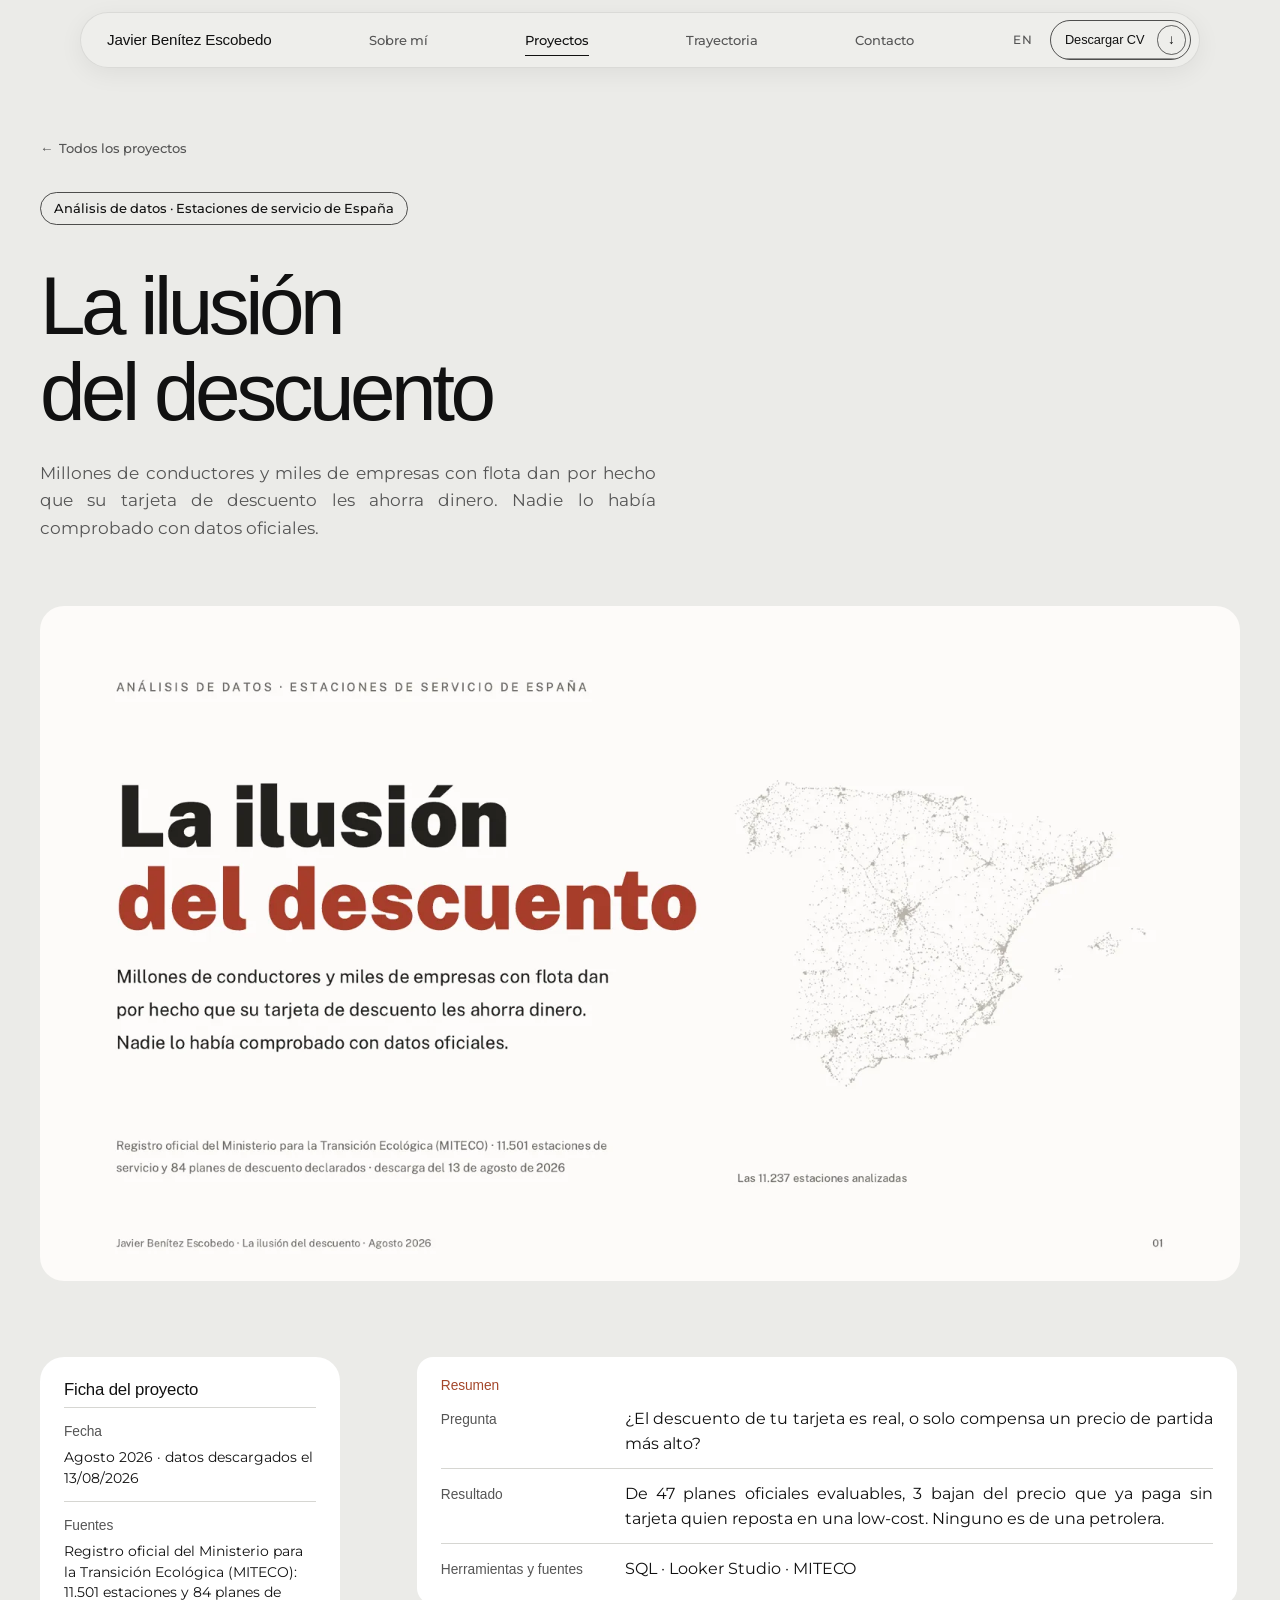
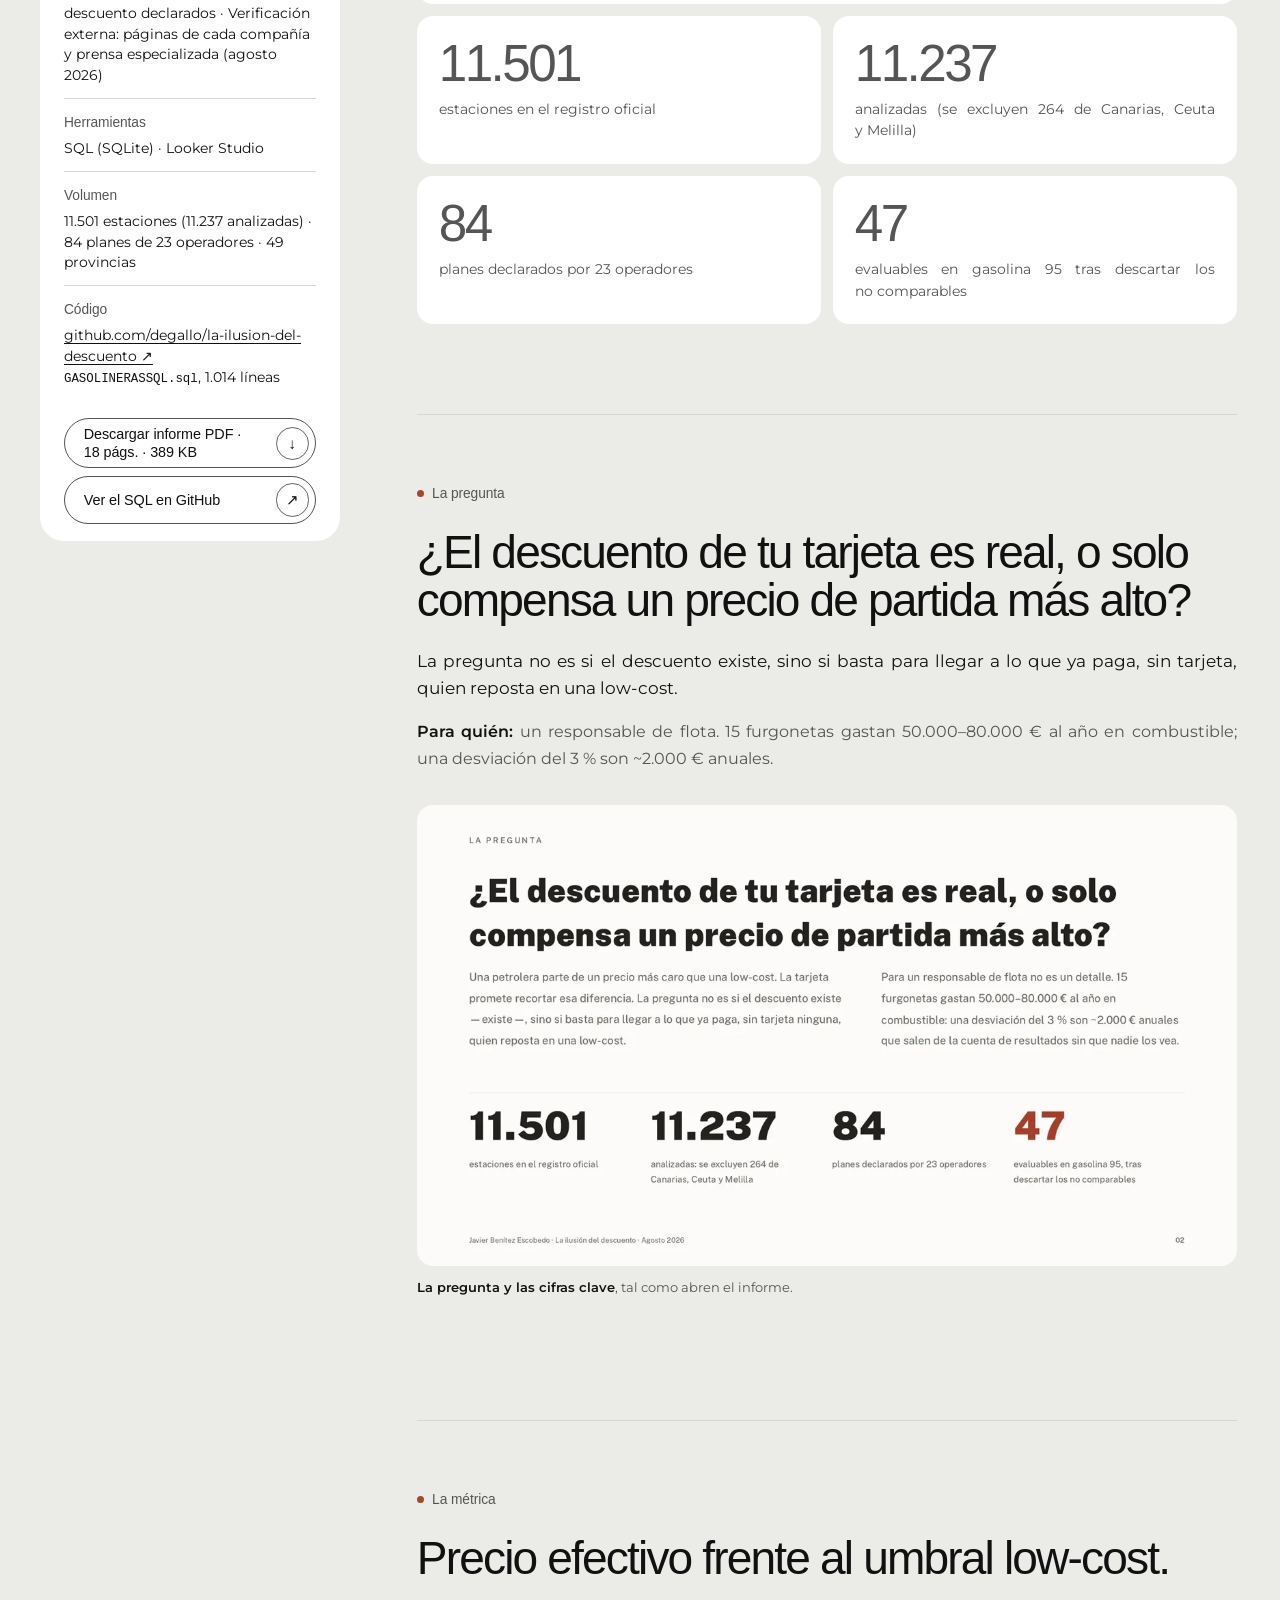
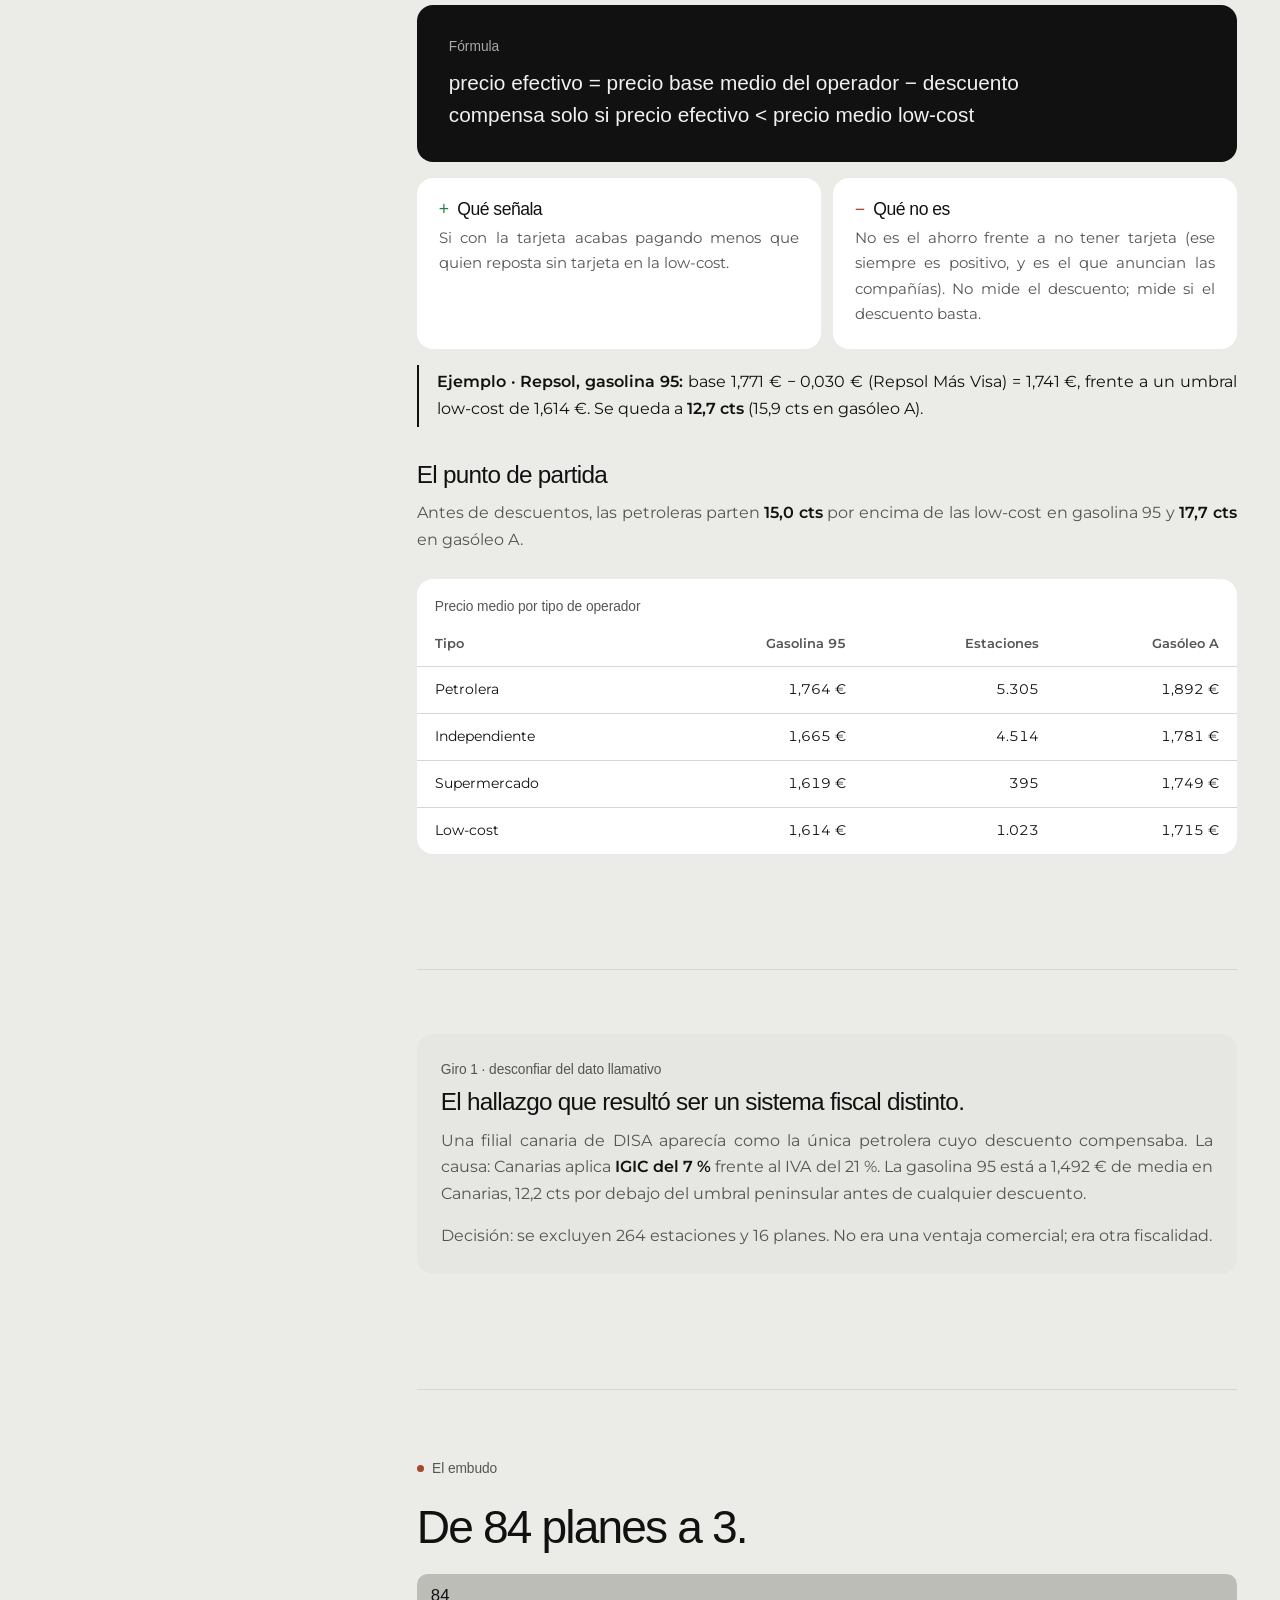
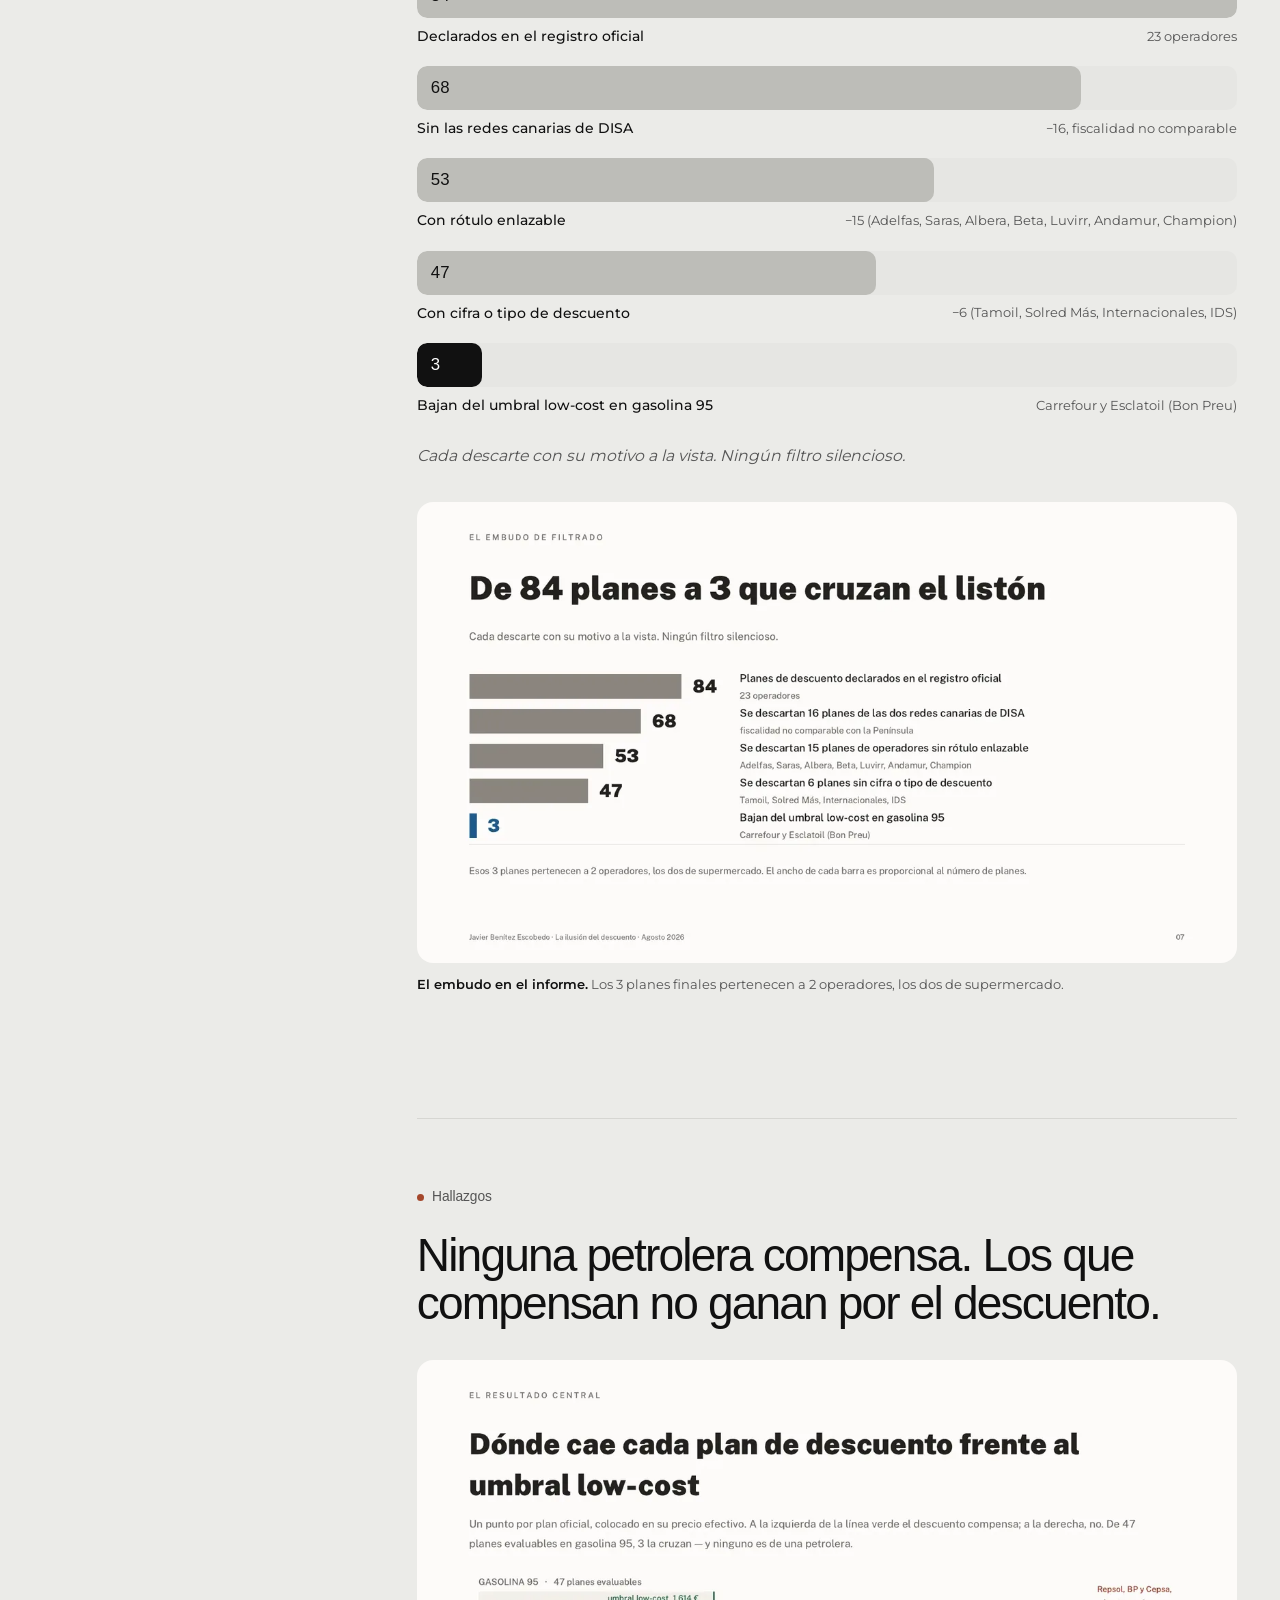
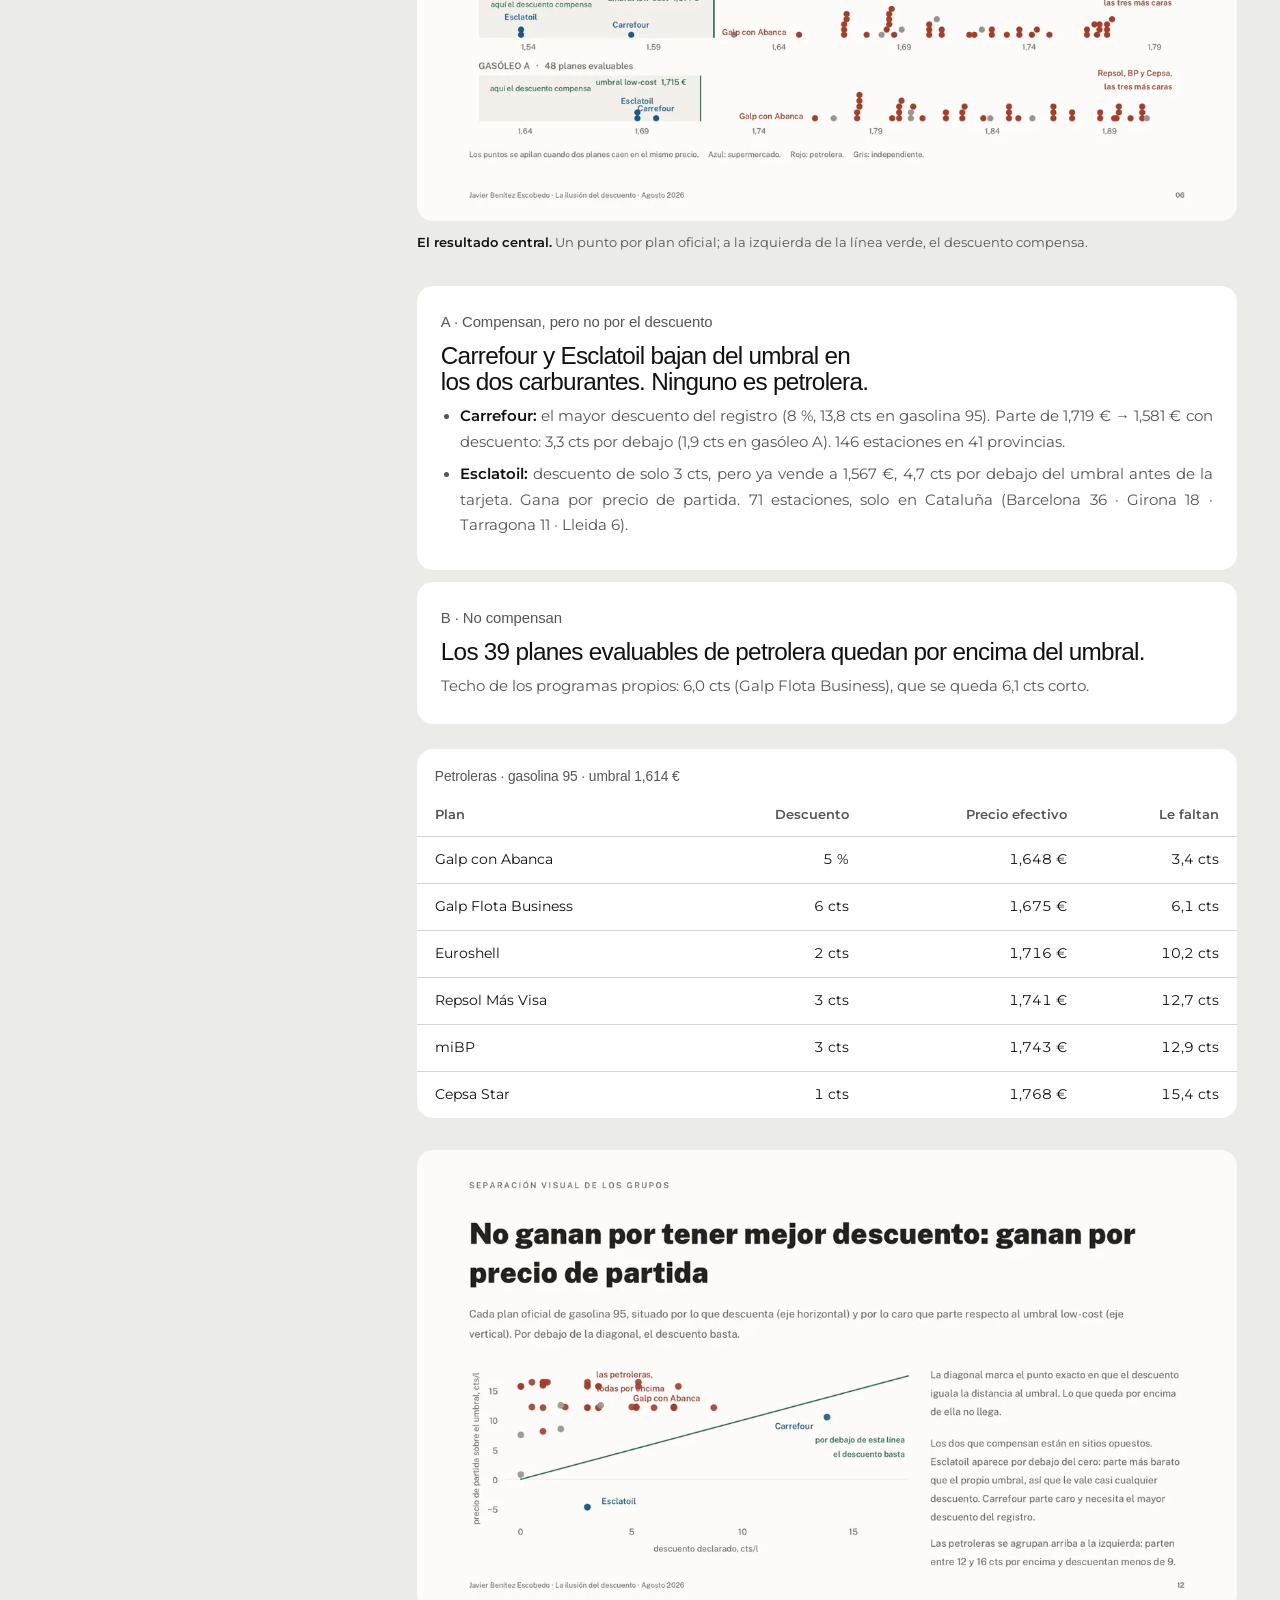
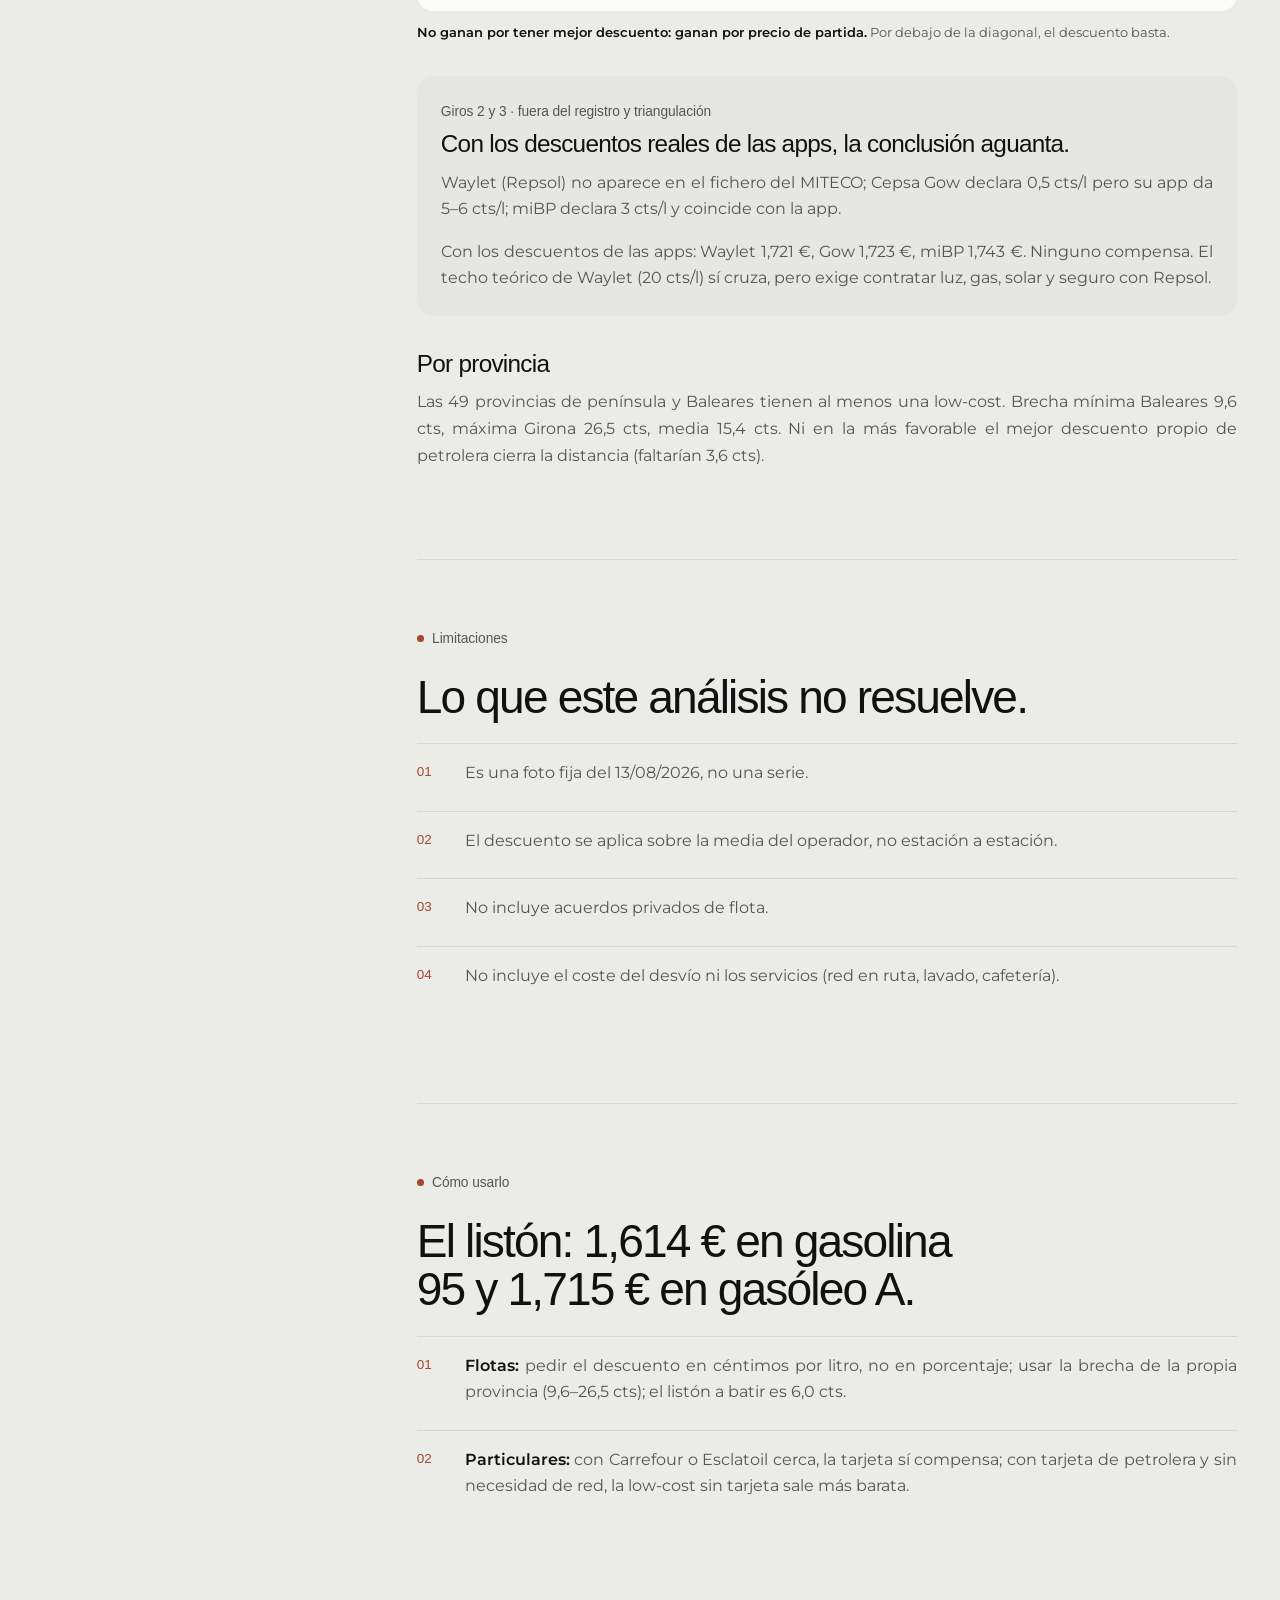
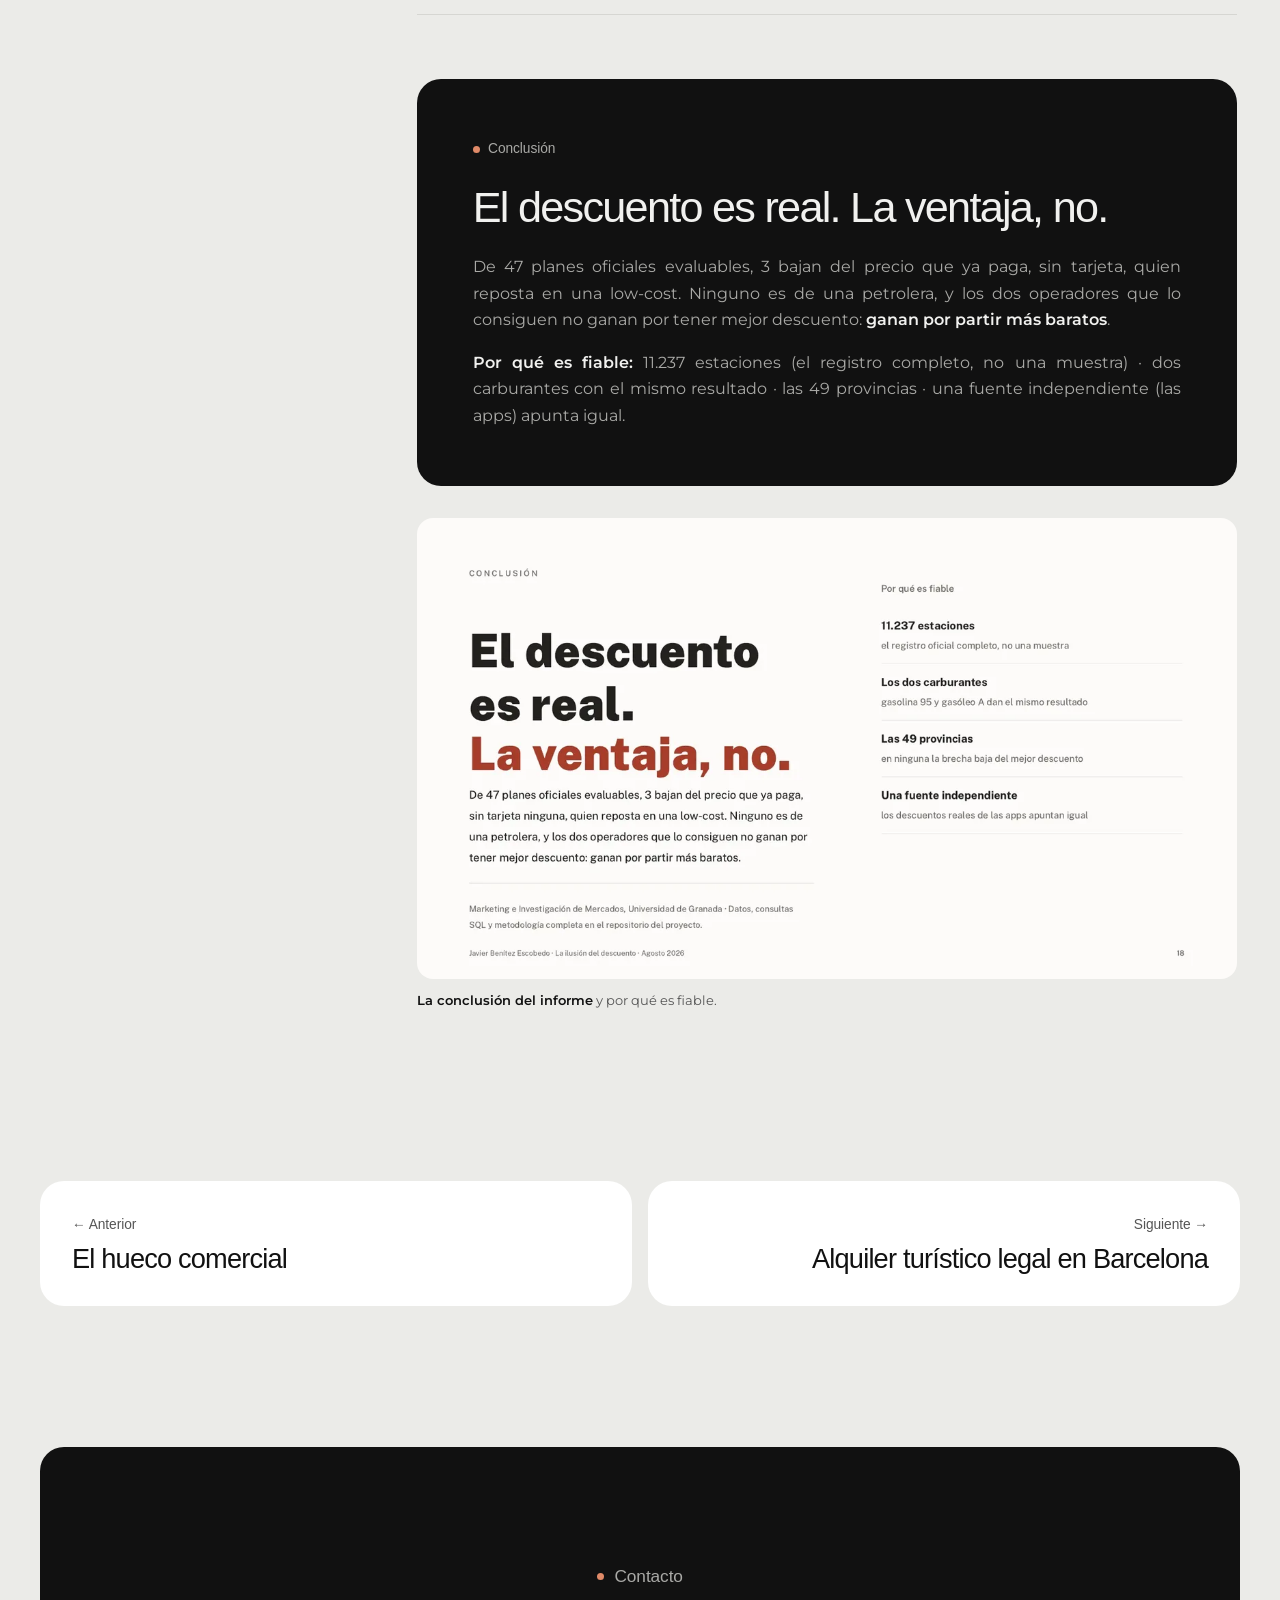
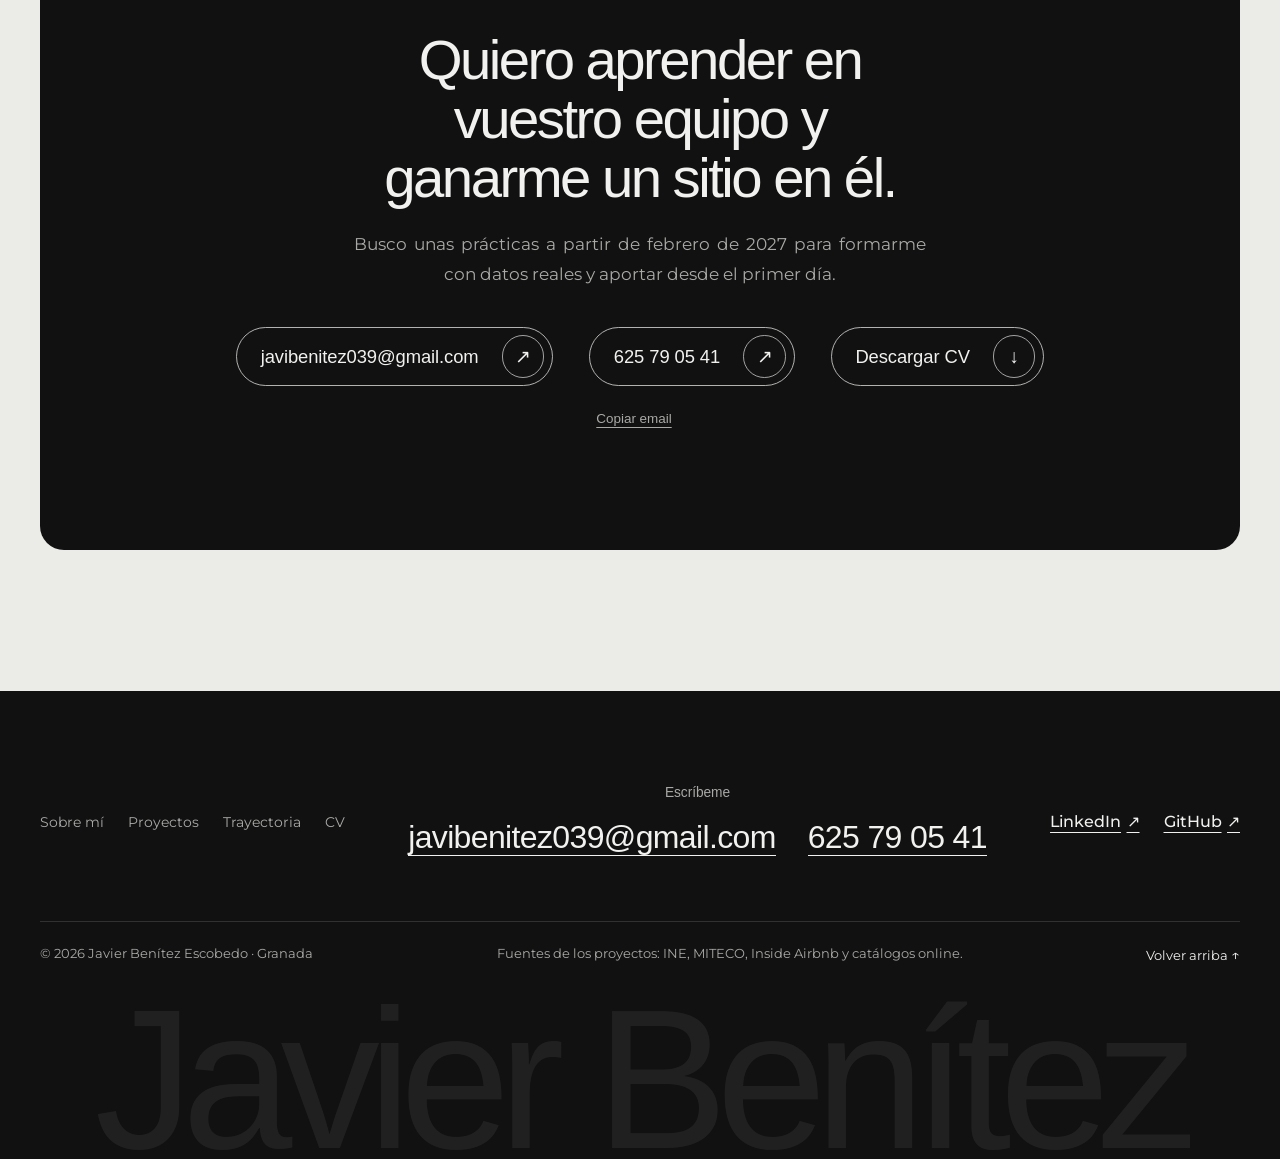
<file: site/proyectos/ilusion-descuento.html>
<!doctype html>
<html lang="es">
<head>
  <meta charset="utf-8">
  <meta name="viewport" content="width=device-width, initial-scale=1">
  <title>La ilusión del descuento · Caso de estudio · Javier Benítez Escobedo</title>
  <meta name="description" content="¿Compensa de verdad la tarjeta de descuento de tu gasolinera? 11.237 estaciones y 84 planes oficiales del MITECO frente al precio de las low-cost.">
  <link rel="canonical" href="https://degallo.github.io/proyectos/ilusion-descuento.html">
  <link rel="alternate" hreflang="es" href="https://degallo.github.io/proyectos/ilusion-descuento.html">
  <link rel="alternate" hreflang="x-default" href="https://degallo.github.io/proyectos/ilusion-descuento.html">
  <link rel="alternate" hreflang="en" href="https://degallo.github.io/en/proyectos/ilusion-descuento.html">
  <meta name="theme-color" content="#EBEBE8">
  <meta name="color-scheme" content="light only">
  <meta name="author" content="Javier Benítez Escobedo">
  <meta name="format-detection" content="telephone=no">
  <link rel="icon" href="../favicon.svg" type="image/svg+xml">
  <link rel="apple-touch-icon" href="../apple-touch-icon.png">

  <meta property="og:type" content="article">
  <meta property="og:locale" content="es_ES">
  <meta property="og:site_name" content="Javier Benítez Escobedo">
  <meta property="og:title" content="La ilusión del descuento · Caso de estudio">
  <meta property="og:description" content="¿Compensa de verdad la tarjeta de descuento de tu gasolinera? 11.237 estaciones y 84 planes oficiales del MITECO frente al precio de las low-cost.">
  <meta property="og:url" content="https://degallo.github.io/proyectos/ilusion-descuento.html">
  <meta property="og:image" content="https://degallo.github.io/assets/img/og/ilusion-descuento.jpg">
  <meta property="og:image:width" content="1200">
  <meta property="og:image:height" content="630">
  <meta property="og:image:alt" content="Portada del informe La ilusión del descuento">
  <meta name="twitter:card" content="summary_large_image">

  <link rel="preload" href="../assets/fonts/montserrat-latin.woff2" as="font" type="font/woff2" crossorigin>
  <link rel="stylesheet" href="../css/styles.css?v=11">
  <script>document.documentElement.classList.add('js');addEventListener('load',function(){if(!window.__jbReady)document.documentElement.classList.remove('js')})</script>
  <script type="application/ld+json">
  {
    "@context": "https://schema.org",
    "@graph": [
      {
        "@type": "Article",
        "headline": "La ilusión del descuento",
        "description": "¿Compensa de verdad la tarjeta de descuento de tu gasolinera? 11.237 estaciones y 84 planes oficiales del MITECO frente al precio de las low-cost.",
        "image": "https://degallo.github.io/assets/img/og/ilusion-descuento.jpg",
        "datePublished": "2026-08",
        "inLanguage": "es",
        "mainEntityOfPage": "https://degallo.github.io/proyectos/ilusion-descuento.html",
        "author": {
          "@type": "Person",
          "name": "Javier Benítez Escobedo",
          "url": "https://degallo.github.io/"
        }
      },
      {
        "@type": "BreadcrumbList",
        "itemListElement": [
          {
            "@type": "ListItem",
            "position": 1,
            "name": "Inicio",
            "item": "https://degallo.github.io/"
          },
          {
            "@type": "ListItem",
            "position": 2,
            "name": "Proyectos",
            "item": "https://degallo.github.io/#proyectos"
          },
          {
            "@type": "ListItem",
            "position": 3,
            "name": "La ilusión del descuento",
            "item": "https://degallo.github.io/proyectos/ilusion-descuento.html"
          }
        ]
      }
    ]
  }
  </script>
</head>
<body>
  <a class="skip-link" href="#contenido">Saltar al contenido</a>

  <header class="site-header">
    <div class="container">
      <button class="nav-toggle" type="button" aria-expanded="false" aria-controls="nav">Menú</button>
      <a class="brand" href="../index.html">Javier Benítez<span class="brand__2"> Escobedo</span></a>
      <nav class="nav" id="nav" aria-label="Principal">
        <ul>
          <li><a href="../index.html#sobre-mi">Sobre mí</a></li>
          <li><a href="../index.html#proyectos" aria-current="true">Proyectos</a></li>
          <li><a href="../index.html#trayectoria">Trayectoria</a></li>
          <li><a href="../index.html#contacto">Contacto</a></li>
        </ul>
      </nav>
      <div class="header__end">
        <a class="lang" href="../en/proyectos/ilusion-descuento.html" hreflang="en" lang="en" aria-label="EN · English version">EN</a>
        <a class="btn btn--sm nav__cv" href="../assets/docs/CV_Javier_Benitez_Escobedo.pdf" download><span class="nav__cv-long">Descargar&nbsp;</span>CV<span class="visually-hidden"> (PDF, 473 KB)</span></a>
      </div>
    </div>
  </header>

  <main id="contenido">
    <section class="container case-hero" aria-labelledby="titulo">
      <a class="back" href="../index.html#proyectos"><span aria-hidden="true">←</span> Todos los proyectos</a>
      <p><span class="pill">Análisis de datos · Estaciones de servicio de España</span></p>
      <h1 id="titulo">La ilusión del descuento</h1>
      <p class="case-hero__sub">Millones de conductores y miles de empresas con flota dan por hecho que su tarjeta de descuento les ahorra dinero. Nadie lo había comprobado con datos oficiales.</p>
      <div class="case-hero__actions">
        <a class="btn btn--sm" href="../assets/docs/la-ilusion-del-descuento.pdf" download>Informe PDF · 389 KB</a>
        <a class="btn btn--sm btn--ghost" href="https://github.com/degallo/la-ilusion-del-descuento" target="_blank" rel="noopener">Código en GitHub<span class="visually-hidden"> (se abre en una pestaña nueva)</span></a>
      </div>
      <figure class="case-cover">
        <img src="../assets/img/proyectos/ilusion-descuento/pagina-01.webp" srcset="../assets/img/proyectos/ilusion-descuento/pagina-01-800.webp 800w, ../assets/img/proyectos/ilusion-descuento/pagina-01-1200.webp 1200w, ../assets/img/proyectos/ilusion-descuento/pagina-01.webp 1600w" sizes="(max-width: 1320px) 94vw, 1240px" width="1600" height="900" fetchpriority="high"
             alt="Portada del informe La ilusión del descuento, con un mapa de puntos de las 11.237 estaciones de servicio analizadas en España.">
      </figure>
    </section>

    <div class="container case-layout">
      <aside class="ficha" aria-labelledby="ficha-titulo">
        <h2 id="ficha-titulo">Ficha del proyecto</h2>
        <dl>
          <div><dt>Fecha</dt><dd>Agosto 2026 · datos descargados el 13/08/2026</dd></div>
          <div><dt>Fuentes</dt><dd>Registro oficial del Ministerio para la Transición Ecológica (MITECO): 11.501 estaciones y 84 planes de descuento declarados · Verificación externa: páginas de cada compañía y prensa especializada (agosto 2026)</dd></div>
          <div><dt>Herramientas</dt><dd>SQL (SQLite) · Looker Studio</dd></div>
          <div><dt>Volumen</dt><dd>11.501 estaciones (11.237 analizadas) · 84 planes de 23 operadores · 49 provincias</dd></div>
          <div><dt>Código</dt><dd><a href="https://github.com/degallo/la-ilusion-del-descuento" target="_blank" rel="noopener">github.com/degallo/la-ilusion-del-descuento ↗<span class="visually-hidden"> (se abre en una pestaña nueva)</span></a><br><code>GASOLINERASSQL.sql</code>, 1.014 líneas</dd></div>
        </dl>
        <div class="ficha__actions">
          <a class="btn" href="../assets/docs/la-ilusion-del-descuento.pdf" download>Descargar informe PDF · 18 págs. · 389 KB</a>
          <a class="btn btn--ghost" href="https://github.com/degallo/la-ilusion-del-descuento" target="_blank" rel="noopener">Ver el SQL en GitHub<span class="visually-hidden"> (se abre en una pestaña nueva)</span></a>
        </div>
        <nav class="ficha__toc" aria-label="En esta página" data-spy>
          <ol>
            <li><a href="#resumen">Resumen</a></li>
            <li><a href="#pregunta">La pregunta</a></li>
            <li><a href="#metrica">La métrica</a></li>
            <li><a href="#giro">El primer giro</a></li>
            <li><a href="#embudo">El embudo</a></li>
            <li><a href="#hallazgos">Hallazgos</a></li>
            <li><a href="#limitaciones">Limitaciones</a></li>
            <li><a href="#uso">Cómo usarlo</a></li>
            <li><a href="#conclusion">Conclusión</a></li>
          </ol>
        </nav>
      </aside>

      <article class="case-body">
        <section id="resumen" class="summary" aria-labelledby="resumen-t">
          <h2 id="resumen-t" class="summary__title">Resumen</h2>
          <dl class="summary__list">
            <div><dt>Pregunta</dt><dd>¿El descuento de tu tarjeta es real, o solo compensa un precio de partida más alto?</dd></div>
            <div><dt>Resultado</dt><dd>De 47 planes oficiales evaluables, 3 bajan del precio que ya paga sin tarjeta quien reposta en una low-cost. Ninguno es de una petrolera.</dd></div>
            <div><dt>Herramientas y fuentes</dt><dd>SQL · Looker Studio · MITECO</dd></div>
          </dl>
        </section>

        <section id="cifras" aria-label="Cifras clave">
          <div class="kpis">
            <div class="kpi reveal"><p class="kpi__num">11.501</p><p class="kpi__label">estaciones en el registro oficial</p></div>
            <div class="kpi reveal" style="--d:.06s"><p class="kpi__num">11.237</p><p class="kpi__label">analizadas (se excluyen 264 de Canarias, Ceuta y Melilla)</p></div>
            <div class="kpi reveal"><p class="kpi__num">84</p><p class="kpi__label">planes declarados por 23 operadores</p></div>
            <div class="kpi reveal" style="--d:.06s"><p class="kpi__num">47</p><p class="kpi__label">evaluables en gasolina 95 tras descartar los no comparables</p></div>
          </div>
        </section>

        <section id="pregunta" aria-labelledby="pregunta-t">
          <p class="eyebrow">La pregunta</p>
          <h2 id="pregunta-t">¿El descuento de tu tarjeta es real, o solo compensa un precio de partida más alto?</h2>
          <p class="lead">La pregunta no es si el descuento existe, sino si basta para llegar a lo que ya paga, sin tarjeta, quien reposta en una low-cost.</p>
          <p><strong>Para quién:</strong> un responsable de flota. 15 furgonetas gastan 50.000–80.000 € al año en combustible; una desviación del 3 % son ~2.000 € anuales.</p>
          <figure class="figure reveal">
            <a href="../assets/img/proyectos/ilusion-descuento/pagina-02.webp"><img src="../assets/img/proyectos/ilusion-descuento/pagina-02.webp" srcset="../assets/img/proyectos/ilusion-descuento/pagina-02-800.webp 800w, ../assets/img/proyectos/ilusion-descuento/pagina-02-1200.webp 1200w, ../assets/img/proyectos/ilusion-descuento/pagina-02.webp 1600w" sizes="(max-width: 1080px) 94vw, 820px" width="1600" height="900" loading="lazy" decoding="async" alt="Página del informe con la pregunta y las cifras clave: 11.501 estaciones en el registro, 11.237 analizadas, 84 planes declarados y 47 evaluables en gasolina 95."></a>
            <figcaption><b>La pregunta y las cifras clave</b>, tal como abren el informe.</figcaption>
          </figure>
        </section>

        <section id="metrica" aria-labelledby="metrica-t">
          <p class="eyebrow">La métrica</p>
          <h2 id="metrica-t">Precio efectivo frente al umbral low-cost.</h2>
          <p class="formula"><small>Fórmula</small>precio efectivo = precio base medio del operador − descuento<br>compensa solo si precio efectivo &lt; precio medio low-cost</p>
          <div class="is-isnt">
            <div>
              <h3>Qué señala</h3>
              <p>Si con la tarjeta acabas pagando menos que quien reposta sin tarjeta en la low-cost.</p>
            </div>
            <div>
              <h3>Qué no es</h3>
              <p>No es el ahorro frente a no tener tarjeta (ese siempre es positivo, y es el que anuncian las compañías). No mide el descuento; mide si el descuento basta.</p>
            </div>
          </div>
          <div class="example">
            <p><strong>Ejemplo · Repsol, gasolina 95:</strong> base 1,771 € − 0,030 € (Repsol Más Visa) = 1,741 €, frente a un umbral low-cost de 1,614 €. Se queda a <strong>12,7 cts</strong> (15,9 cts en gasóleo A).</p>
          </div>

          <h3>El punto de partida</h3>
          <p>Antes de descuentos, las petroleras parten <strong>15,0 cts</strong> por encima de las low-cost en gasolina 95 y <strong>17,7 cts</strong> en gasóleo A.</p>
          <div class="table-wrap reveal" tabindex="0" role="region" aria-label="Precio medio por tipo de operador">
            <table>
              <caption>Precio medio por tipo de operador</caption>
              <thead><tr><th scope="col">Tipo</th><th scope="col" class="num">Gasolina 95</th><th scope="col" class="num">Estaciones</th><th scope="col" class="num">Gasóleo A</th></tr></thead>
              <tbody>
                <tr><td>Petrolera</td><td class="num">1,764 €</td><td class="num">5.305</td><td class="num">1,892 €</td></tr>
                <tr><td>Independiente</td><td class="num">1,665 €</td><td class="num">4.514</td><td class="num">1,781 €</td></tr>
                <tr><td>Supermercado</td><td class="num">1,619 €</td><td class="num">395</td><td class="num">1,749 €</td></tr>
                <tr><td>Low-cost</td><td class="num">1,614 €</td><td class="num">1.023</td><td class="num">1,715 €</td></tr>
              </tbody>
            </table>
          </div>
        </section>

        <section id="giro" aria-labelledby="giro-t">
          <div class="callout reveal">
            <p class="callout__tag">Giro 1 · desconfiar del dato llamativo</p>
            <h3 id="giro-t">El hallazgo que resultó ser un sistema fiscal distinto.</h3>
            <p>Una filial canaria de DISA aparecía como la única petrolera cuyo descuento compensaba. La causa: Canarias aplica <strong>IGIC del 7 %</strong> frente al IVA del 21 %. La gasolina 95 está a 1,492 € de media en Canarias, 12,2 cts por debajo del umbral peninsular antes de cualquier descuento.</p>
            <p>Decisión: se excluyen 264 estaciones y 16 planes. No era una ventaja comercial; era otra fiscalidad.</p>
          </div>
        </section>

        <section id="embudo" aria-labelledby="embudo-t">
          <p class="eyebrow">El embudo</p>
          <h2 id="embudo-t">De 84 planes a 3.</h2>
          <ol class="funnel">
            <li><div class="funnel__bar"><span style="--w:100%"></span><b>84</b></div><div class="funnel__txt"><span>Declarados en el registro oficial</span><span>23 operadores</span></div></li>
            <li><div class="funnel__bar"><span style="--w:81%; --d:.1s"></span><b>68</b></div><div class="funnel__txt"><span>Sin las redes canarias de DISA</span><span>−16, fiscalidad no comparable</span></div></li>
            <li><div class="funnel__bar"><span style="--w:63.1%; --d:.2s"></span><b>53</b></div><div class="funnel__txt"><span>Con rótulo enlazable</span><span>−15 (Adelfas, Saras, Albera, Beta, Luvirr, Andamur, Champion)</span></div></li>
            <li><div class="funnel__bar"><span style="--w:56%; --d:.3s"></span><b>47</b></div><div class="funnel__txt"><span>Con cifra o tipo de descuento</span><span>−6 (Tamoil, Solred Más, Internacionales, IDS)</span></div></li>
            <li><div class="funnel__bar"><span style="--w:8%; --d:.4s"></span><b>3</b></div><div class="funnel__txt"><span>Bajan del umbral low-cost en gasolina 95</span><span>Carrefour y Esclatoil (Bon Preu)</span></div></li>
          </ol>
          <p class="funnel-note">Cada descarte con su motivo a la vista. Ningún filtro silencioso.</p>
          <figure class="figure reveal">
            <a href="../assets/img/proyectos/ilusion-descuento/pagina-07.webp"><img src="../assets/img/proyectos/ilusion-descuento/pagina-07.webp" srcset="../assets/img/proyectos/ilusion-descuento/pagina-07-800.webp 800w, ../assets/img/proyectos/ilusion-descuento/pagina-07-1200.webp 1200w, ../assets/img/proyectos/ilusion-descuento/pagina-07.webp 1600w" sizes="(max-width: 1080px) 94vw, 820px" width="1600" height="900" loading="lazy" decoding="async" alt="Embudo de barras horizontales: 84 planes declarados, 68 sin las redes canarias de DISA, 53 con rótulo enlazable, 47 con cifra de descuento y 3 que bajan del umbral low-cost en gasolina 95."></a>
            <figcaption><b>El embudo en el informe.</b> Los 3 planes finales pertenecen a 2 operadores, los dos de supermercado.</figcaption>
          </figure>
        </section>

        <section id="hallazgos" aria-labelledby="hallazgos-t">
          <p class="eyebrow">Hallazgos</p>
          <h2 id="hallazgos-t">Ninguna petrolera compensa. Los que compensan no ganan por el descuento.</h2>
          <figure class="figure reveal">
            <a href="../assets/img/proyectos/ilusion-descuento/pagina-06.webp"><img src="../assets/img/proyectos/ilusion-descuento/pagina-06.webp" srcset="../assets/img/proyectos/ilusion-descuento/pagina-06-800.webp 800w, ../assets/img/proyectos/ilusion-descuento/pagina-06-1200.webp 1200w, ../assets/img/proyectos/ilusion-descuento/pagina-06.webp 1600w" sizes="(max-width: 1080px) 94vw, 820px" width="1600" height="900" loading="lazy" decoding="async" alt="Gráfico de puntos con cada plan oficial colocado en su precio efectivo, en gasolina 95 y en gasóleo A. A la izquierda del umbral low-cost (1,614 € y 1,715 €) solo quedan Esclatoil y Carrefour; Repsol, BP y Cepsa son las tres más caras."></a>
            <figcaption><b>El resultado central.</b> Un punto por plan oficial; a la izquierda de la línea verde, el descuento compensa.</figcaption>
          </figure>

          <div class="groups">
            <div class="group reveal">
              <p class="group__tag">A · Compensan, pero no por el descuento</p>
              <h3>Carrefour y Esclatoil bajan del umbral en los dos carburantes. Ninguno es petrolera.</h3>
              <ul>
                <li><strong>Carrefour:</strong> el mayor descuento del registro (8 %, 13,8 cts en gasolina 95). Parte de 1,719 € → 1,581 € con descuento: 3,3 cts por debajo (1,9 cts en gasóleo A). 146 estaciones en 41 provincias.</li>
                <li><strong>Esclatoil:</strong> descuento de solo 3 cts, pero ya vende a 1,567 €, 4,7 cts por debajo del umbral antes de la tarjeta. Gana por precio de partida. 71 estaciones, solo en Cataluña (Barcelona 36 · Girona 18 · Tarragona 11 · Lleida 6).</li>
              </ul>
            </div>
            <div class="group reveal">
              <p class="group__tag">B · No compensan</p>
              <h3>Los 39 planes evaluables de petrolera quedan por encima del umbral.</h3>
              <p>Techo de los programas propios: 6,0 cts (Galp Flota Business), que se queda 6,1 cts corto.</p>
            </div>
          </div>

          <div class="table-wrap reveal" tabindex="0" role="region" aria-label="Planes de petrolera frente al umbral">
            <table>
              <caption>Petroleras · gasolina 95 · umbral 1,614 €</caption>
              <thead><tr><th scope="col">Plan</th><th scope="col" class="num">Descuento</th><th scope="col" class="num">Precio efectivo</th><th scope="col" class="num">Le faltan</th></tr></thead>
              <tbody>
                <tr><td>Galp con Abanca</td><td class="num">5 %</td><td class="num">1,648 €</td><td class="num">3,4 cts</td></tr>
                <tr><td>Galp Flota Business</td><td class="num">6 cts</td><td class="num">1,675 €</td><td class="num">6,1 cts</td></tr>
                <tr><td>Euroshell</td><td class="num">2 cts</td><td class="num">1,716 €</td><td class="num">10,2 cts</td></tr>
                <tr><td>Repsol Más Visa</td><td class="num">3 cts</td><td class="num">1,741 €</td><td class="num">12,7 cts</td></tr>
                <tr><td>miBP</td><td class="num">3 cts</td><td class="num">1,743 €</td><td class="num">12,9 cts</td></tr>
                <tr><td>Cepsa Star</td><td class="num">1 cts</td><td class="num">1,768 €</td><td class="num">15,4 cts</td></tr>
              </tbody>
            </table>
          </div>

          <figure class="figure reveal">
            <a href="../assets/img/proyectos/ilusion-descuento/pagina-12.webp"><img src="../assets/img/proyectos/ilusion-descuento/pagina-12.webp" srcset="../assets/img/proyectos/ilusion-descuento/pagina-12-800.webp 800w, ../assets/img/proyectos/ilusion-descuento/pagina-12-1200.webp 1200w, ../assets/img/proyectos/ilusion-descuento/pagina-12.webp 1600w" sizes="(max-width: 1080px) 94vw, 820px" width="1600" height="900" loading="lazy" decoding="async" alt="Gráfico de dispersión: descuento declarado en el eje horizontal y precio de partida sobre el umbral en el vertical. Las petroleras se agrupan arriba a la izquierda; Carrefour queda bajo la diagonal por su descuento y Esclatoil por partir por debajo del umbral."></a>
            <figcaption><b>No ganan por tener mejor descuento: ganan por precio de partida.</b> Por debajo de la diagonal, el descuento basta.</figcaption>
          </figure>

          <div class="callout reveal">
            <p class="callout__tag">Giros 2 y 3 · fuera del registro y triangulación</p>
            <h3>Con los descuentos reales de las apps, la conclusión aguanta.</h3>
            <p>Waylet (Repsol) no aparece en el fichero del MITECO; Cepsa Gow declara 0,5 cts/l pero su app da 5–6 cts/l; miBP declara 3 cts/l y coincide con la app.</p>
            <p>Con los descuentos de las apps: Waylet 1,721 €, Gow 1,723 €, miBP 1,743 €. Ninguno compensa. El techo teórico de Waylet (20 cts/l) sí cruza, pero exige contratar luz, gas, solar y seguro con Repsol.</p>
          </div>

          <h3>Por provincia</h3>
          <p>Las 49 provincias de península y Baleares tienen al menos una low-cost. Brecha mínima Baleares 9,6 cts, máxima Girona 26,5 cts, media 15,4 cts. Ni en la más favorable el mejor descuento propio de petrolera cierra la distancia (faltarían 3,6 cts).</p>

          <!-- Dashboard de Looker Studio: oculto hasta tener el enlace público (ver PENDIENTES.md). Para activarlo:
          <h3>Dashboard interactivo</h3>
          <div class="dashboard"><iframe class="dashboard__frame" src="https://lookerstudio.google.com/embed/reporting/ID/page/ID" title="Dashboard de La ilusión del descuento en Looker Studio" loading="lazy" allowfullscreen></iframe></div>
          -->
        </section>

        <section id="limitaciones" aria-labelledby="limitaciones-t">
          <p class="eyebrow">Limitaciones</p>
          <h2 id="limitaciones-t">Lo que este análisis no resuelve.</h2>
          <ol class="numbered">
            <li>Es una foto fija del 13/08/2026, no una serie.</li>
            <li>El descuento se aplica sobre la media del operador, no estación a estación.</li>
            <li>No incluye acuerdos privados de flota.</li>
            <li>No incluye el coste del desvío ni los servicios (red en ruta, lavado, cafetería).</li>
          </ol>
        </section>

        <section id="uso" aria-labelledby="uso-t">
          <p class="eyebrow">Cómo usarlo</p>
          <h2 id="uso-t">El listón: 1,614 € en gasolina 95 y 1,715 € en gasóleo A.</h2>
          <ol class="numbered">
            <li><strong>Flotas:</strong> pedir el descuento en céntimos por litro, no en porcentaje; usar la brecha de la propia provincia (9,6–26,5 cts); el listón a batir es 6,0 cts.</li>
            <li><strong>Particulares:</strong> con Carrefour o Esclatoil cerca, la tarjeta sí compensa; con tarjeta de petrolera y sin necesidad de red, la low-cost sin tarjeta sale más barata.</li>
          </ol>
        </section>

        <section id="conclusion" aria-labelledby="conclusion-t">
          <div class="conclusion reveal">
            <p class="eyebrow" id="conclusion-t">Conclusión</p>
            <blockquote>El descuento es real. La ventaja, no.</blockquote>
            <p>De 47 planes oficiales evaluables, 3 bajan del precio que ya paga, sin tarjeta, quien reposta en una low-cost. Ninguno es de una petrolera, y los dos operadores que lo consiguen no ganan por tener mejor descuento: <strong>ganan por partir más baratos</strong>.</p>
            <p><strong>Por qué es fiable:</strong> 11.237 estaciones (el registro completo, no una muestra) · dos carburantes con el mismo resultado · las 49 provincias · una fuente independiente (las apps) apunta igual.</p>
          </div>
          <figure class="figure reveal">
            <a href="../assets/img/proyectos/ilusion-descuento/pagina-18.webp"><img src="../assets/img/proyectos/ilusion-descuento/pagina-18.webp" srcset="../assets/img/proyectos/ilusion-descuento/pagina-18-800.webp 800w, ../assets/img/proyectos/ilusion-descuento/pagina-18-1200.webp 1200w, ../assets/img/proyectos/ilusion-descuento/pagina-18.webp 1600w" sizes="(max-width: 1080px) 94vw, 820px" width="1600" height="900" loading="lazy" decoding="async" alt="Página de conclusión del informe: «El descuento es real. La ventaja, no.», con cuatro motivos de fiabilidad: 11.237 estaciones, los dos carburantes, las 49 provincias y una fuente independiente."></a>
            <figcaption><b>La conclusión del informe</b> y por qué es fiable.</figcaption>
          </figure>
        </section>
      </article>
    </div>

    <div class="container">
      <nav class="case-nav" aria-label="Otros proyectos">
        <a href="hueco-comercial.html"><small>← Anterior</small><span>El hueco comercial</span></a>
        <a href="alquiler-turistico-barcelona.html"><small>Siguiente →</small><span>Alquiler turístico legal en Barcelona</span></a>
      </nav>
    </div>

    <section class="section section--tight" style="padding-top: var(--section)" aria-labelledby="contacto-titulo">
      <div class="container">
        <div class="cta reveal">
          <p class="eyebrow">Contacto</p>
          <h2 id="contacto-titulo">Quiero aprender en vuestro equipo y ganarme un sitio en él.</h2>
          <p>Busco unas prácticas a partir de febrero de 2027 para formarme con datos reales y aportar desde el primer día.</p>
          <div class="cta__actions">
            <a class="btn btn--light" href="mailto:javibenitez039@gmail.com">javibenitez039@gmail.com</a>
            <a class="btn btn--light" href="tel:+34625790541">625&nbsp;79&nbsp;05&nbsp;41</a>
            <a class="btn btn--light" href="../assets/docs/CV_Javier_Benitez_Escobedo.pdf" download>Descargar CV<span class="visually-hidden"> (PDF, 473 KB)</span></a>
          </div>
        </div>
      </div>
    </section>
  </main>

  <footer class="site-footer">
    <div class="container">
      <div class="footer__top">
        <nav class="footer__nav" aria-label="Pie">
          <ul>
            <li><a href="../index.html#sobre-mi">Sobre mí</a></li>
            <li><a href="../index.html#proyectos">Proyectos</a></li>
            <li><a href="../index.html#trayectoria">Trayectoria</a></li>
            <li><a href="../assets/docs/CV_Javier_Benitez_Escobedo.pdf" download>CV<span class="visually-hidden"> (PDF, 473 KB)</span></a></li>
          </ul>
        </nav>
        <div class="footer__contact">
          <p class="label">Escríbeme</p>
          <a href="mailto:javibenitez039@gmail.com">javibenitez039@gmail.com</a>
          <a href="tel:+34625790541">625&nbsp;79&nbsp;05&nbsp;41</a>
        </div>
        <ul class="footer__social">
          <li><a class="link-arrow" href="https://www.linkedin.com/in/javierbenitezescobedo" rel="me noopener" target="_blank">LinkedIn <span class="arrow" aria-hidden="true">↗</span><span class="visually-hidden"> (se abre en una pestaña nueva)</span></a></li>
          <li><a class="link-arrow" href="https://github.com/degallo" rel="me noopener" target="_blank">GitHub <span class="arrow" aria-hidden="true">↗</span><span class="visually-hidden"> (se abre en una pestaña nueva)</span></a></li>
        </ul>
      </div>
      <div class="footer__bottom">
        <span>© <span data-year>2026</span> Javier Benítez Escobedo · Granada</span>
        <span>Fuentes de los proyectos: INE, MITECO, Inside Airbnb y catálogos online.</span>
        <a class="to-top" href="#contenido">Volver arriba <span aria-hidden="true">↑</span></a>
      </div>
    </div>
    <p class="footer__name" aria-hidden="true" data-text="Javier Benítez"></p>
  </footer>

  <script src="../js/main.js?v=11" defer></script>
</body>
</html>
</file>
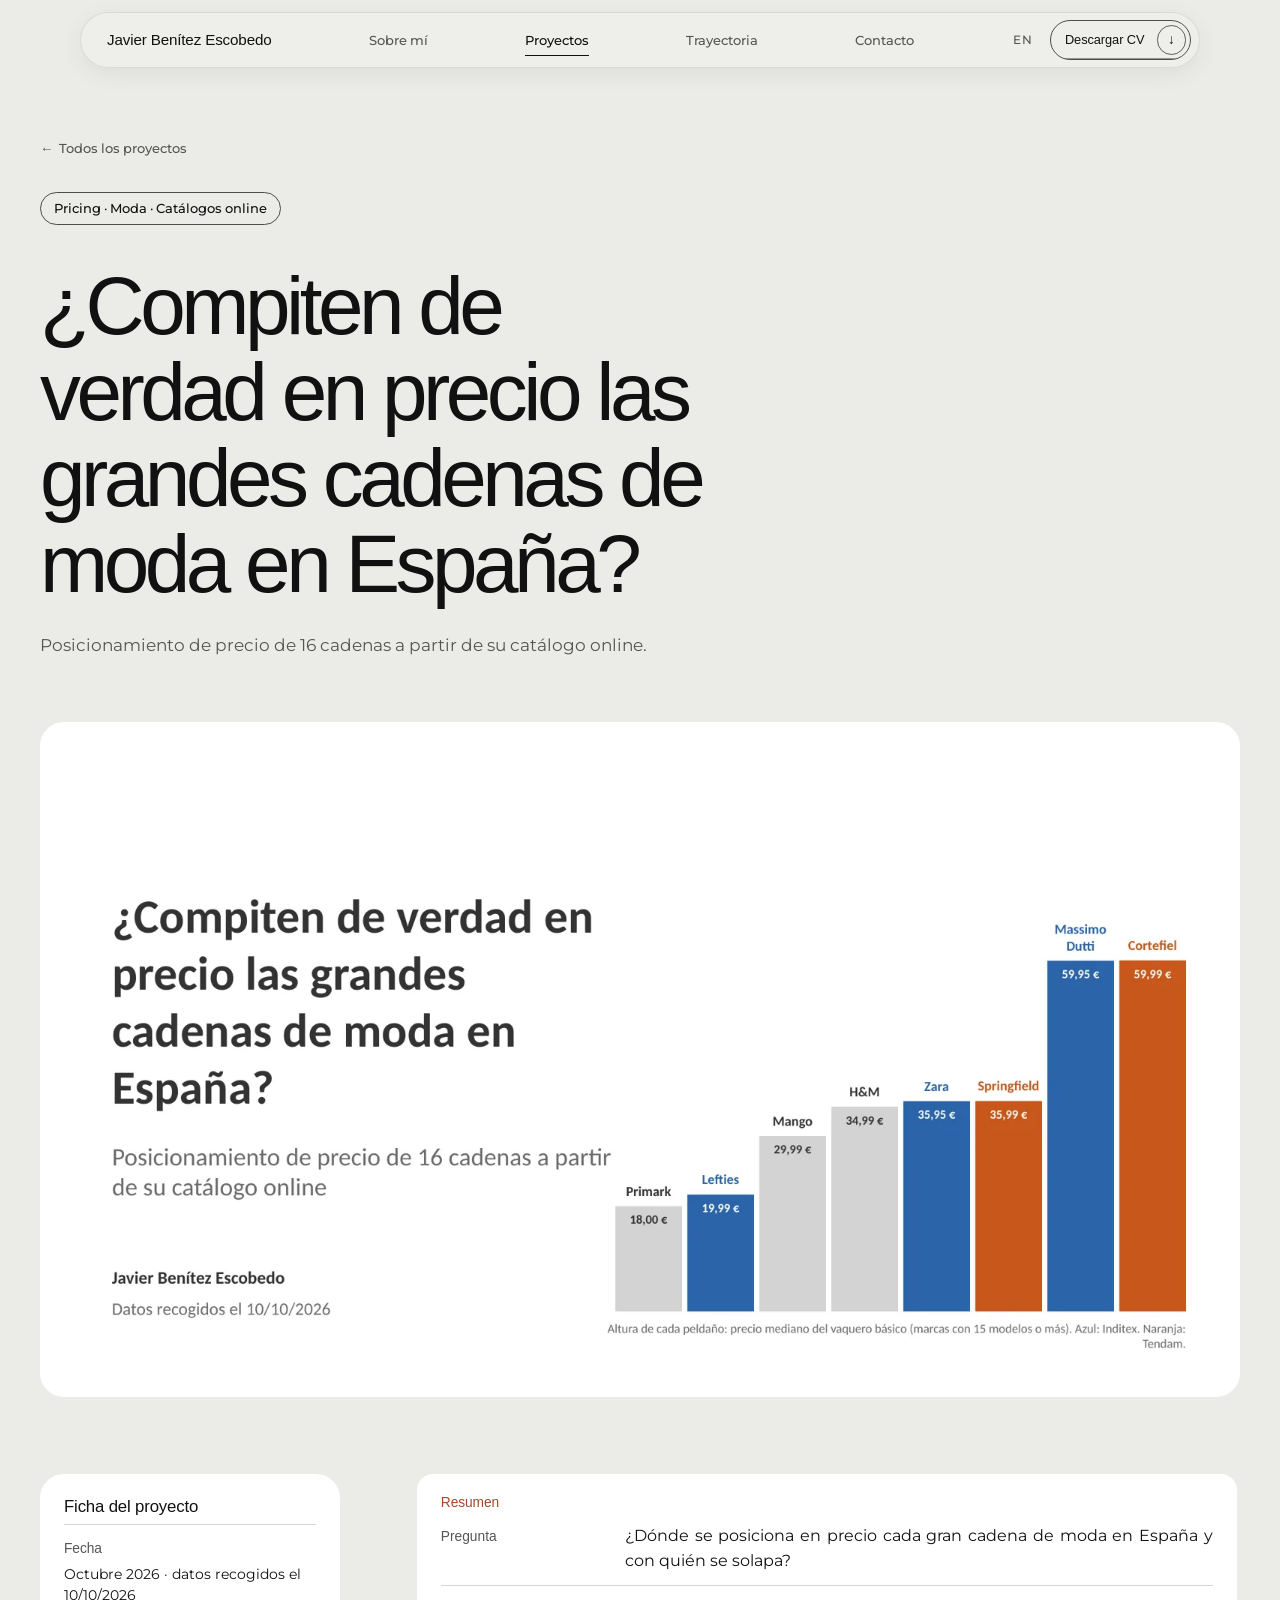
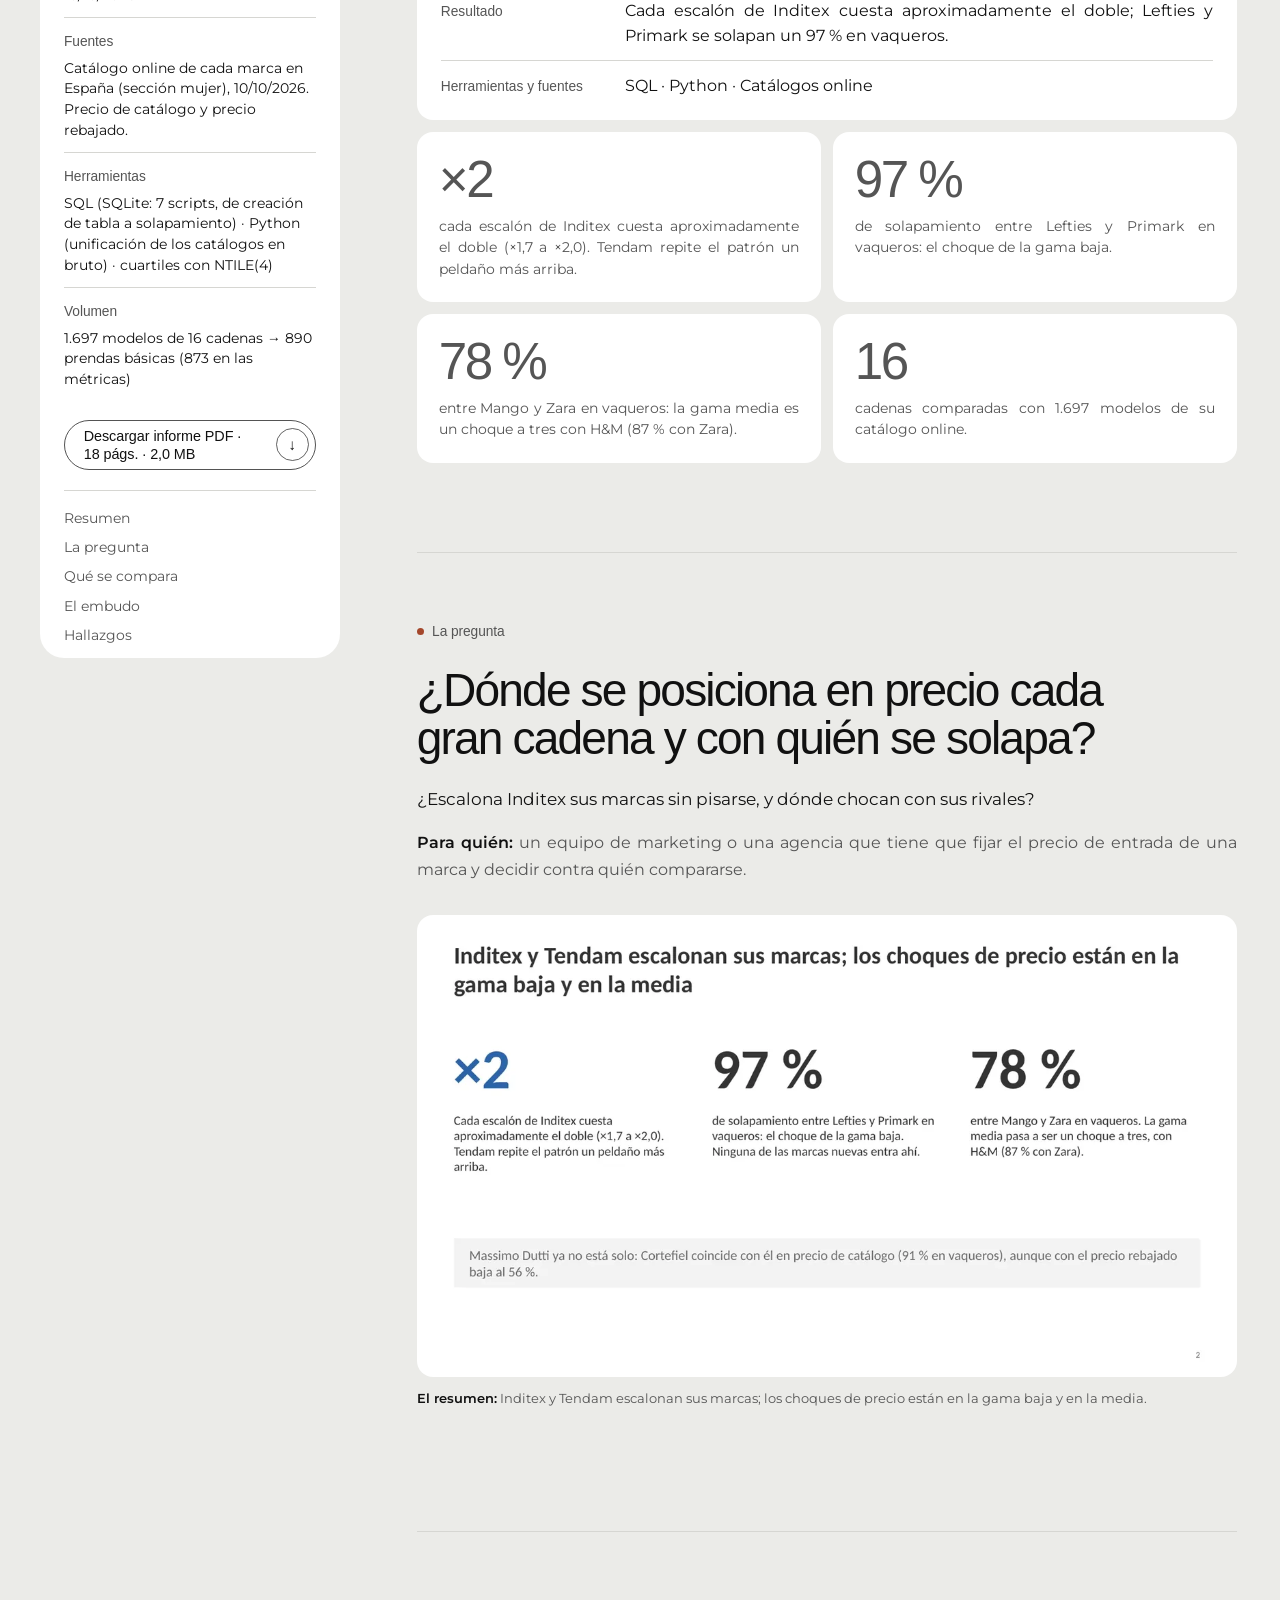
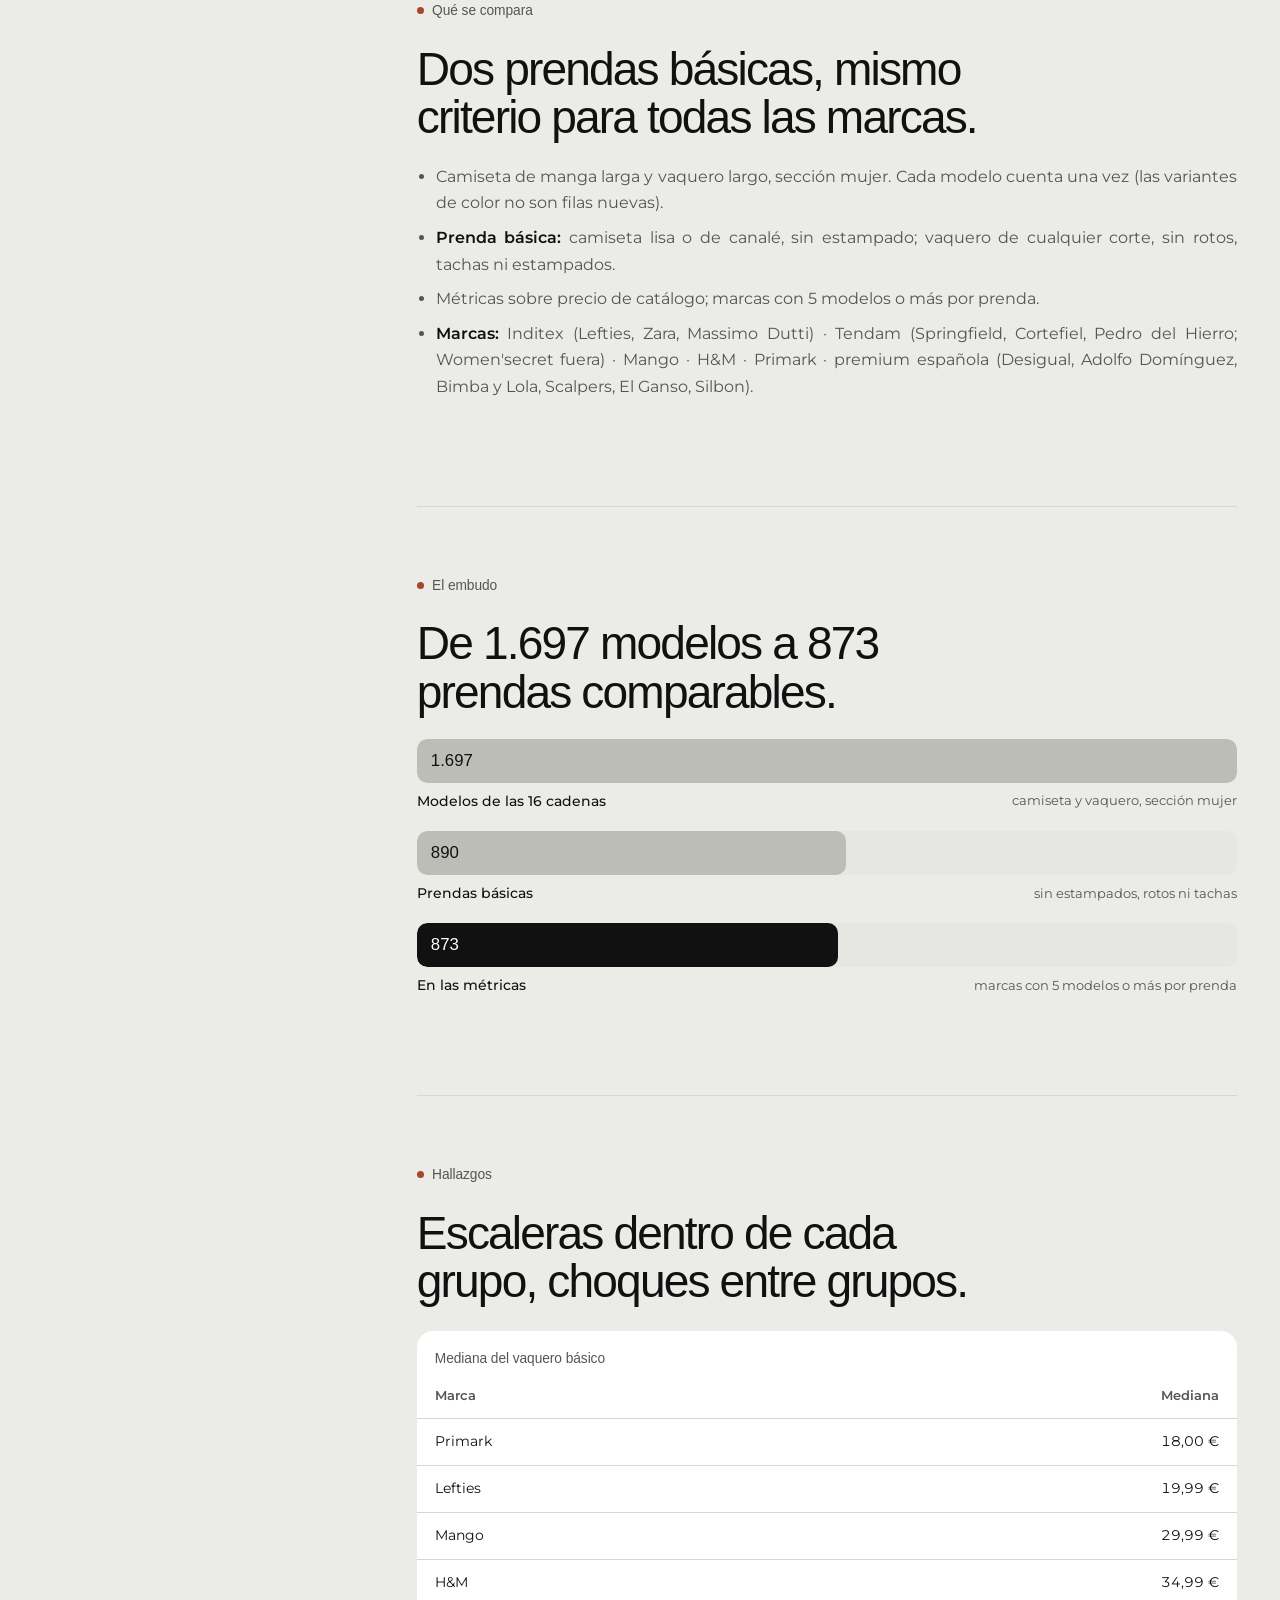
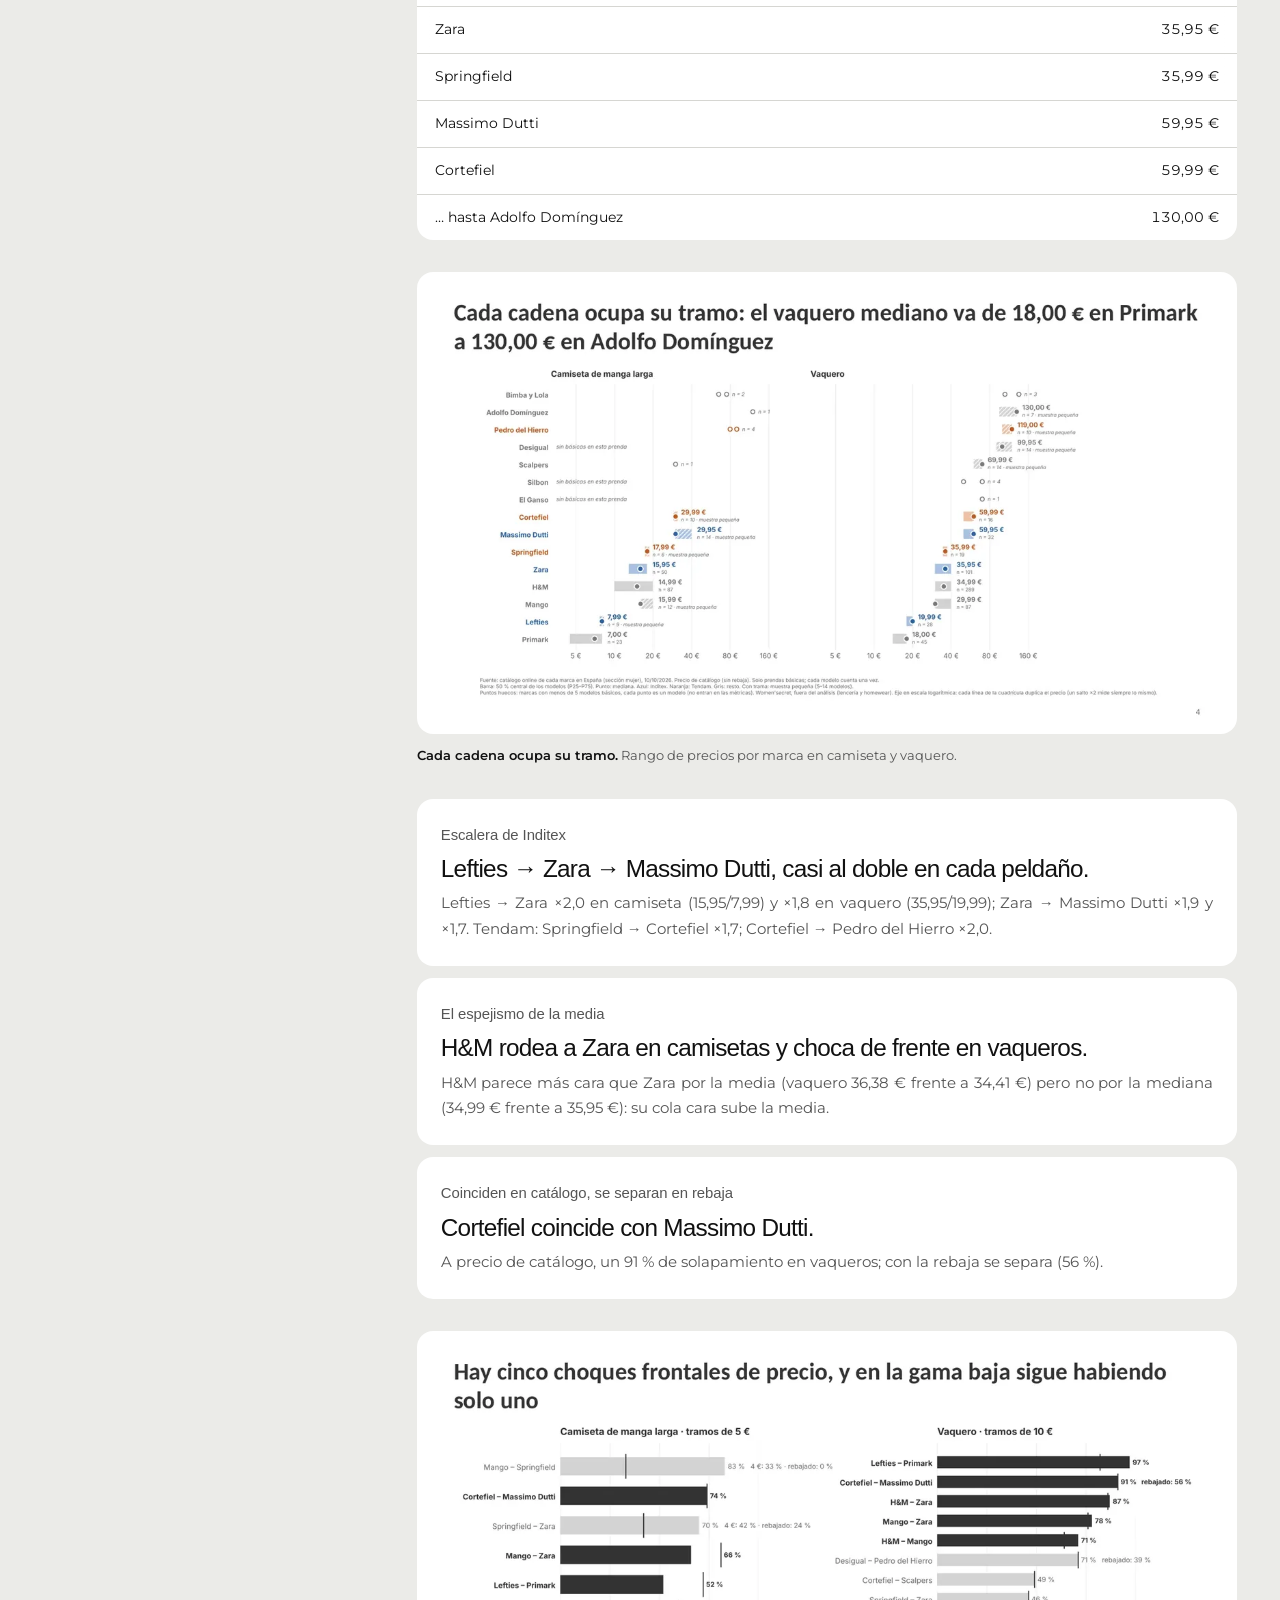
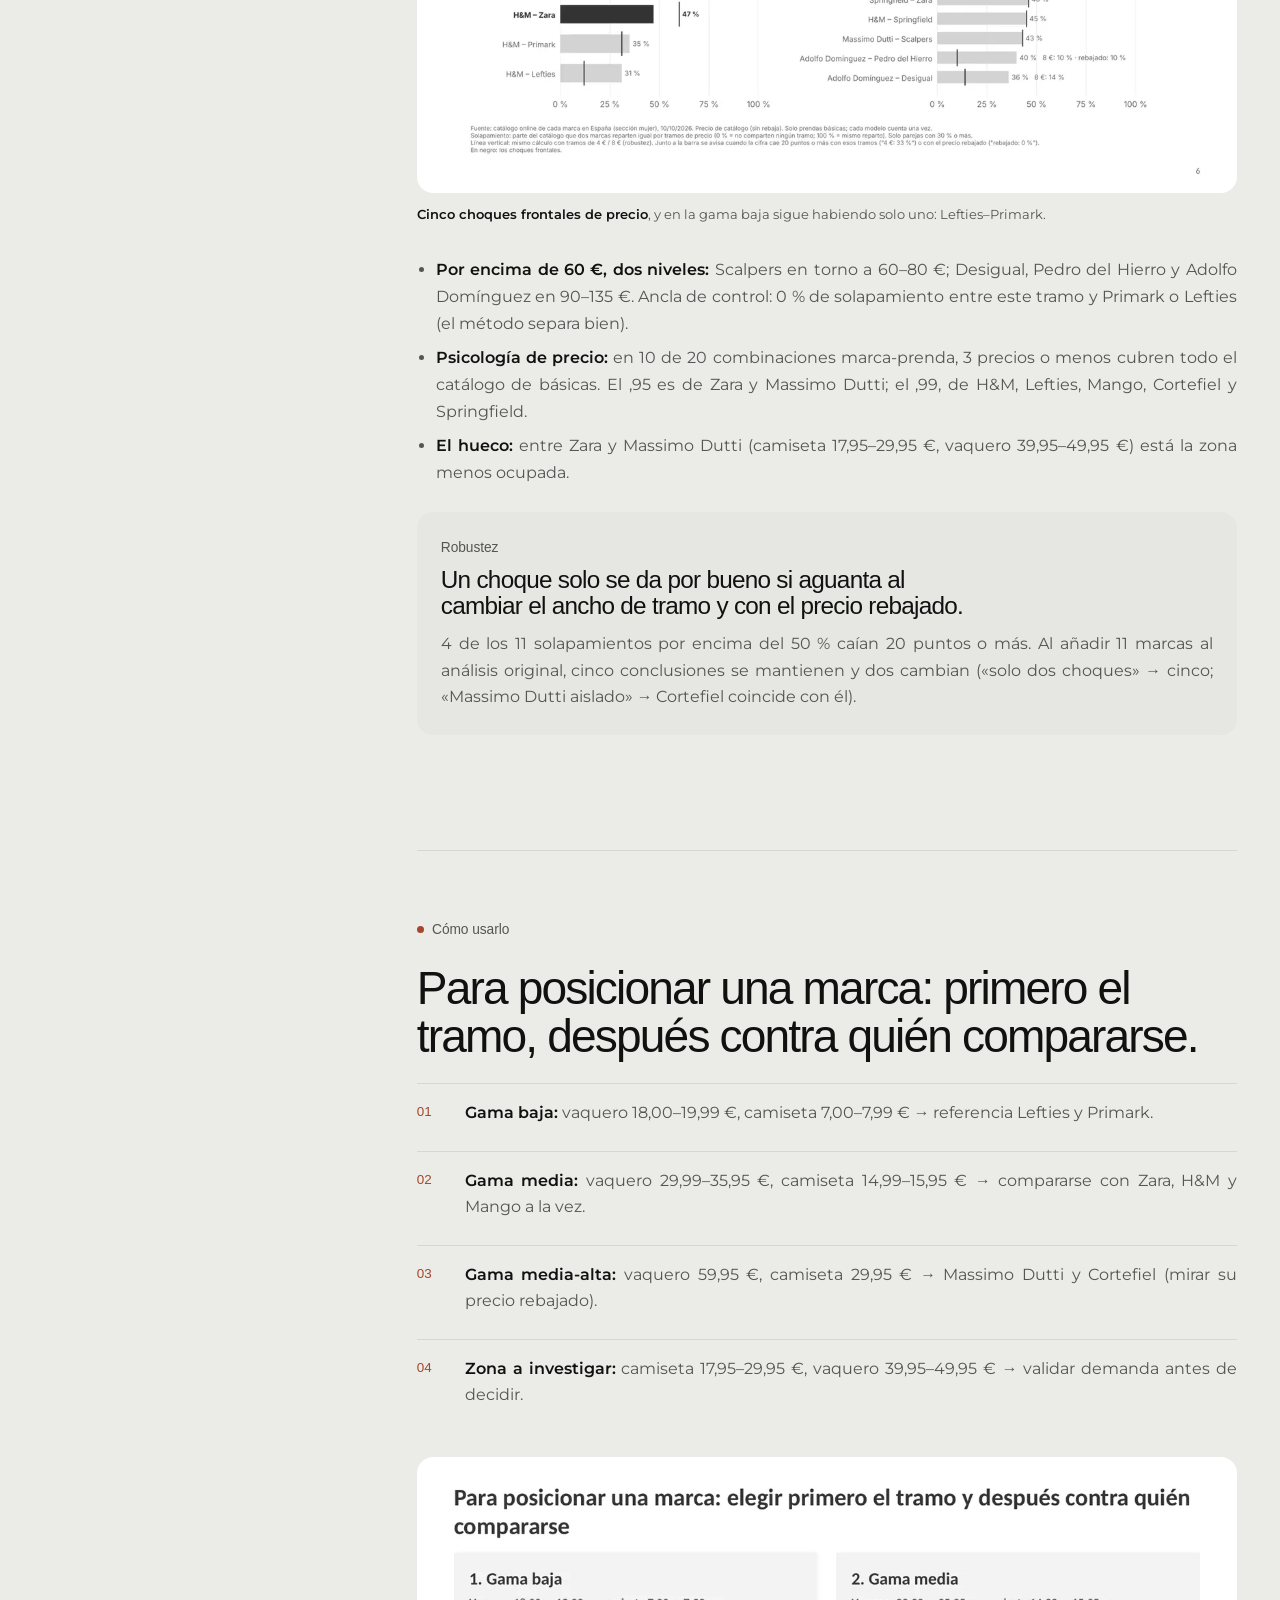
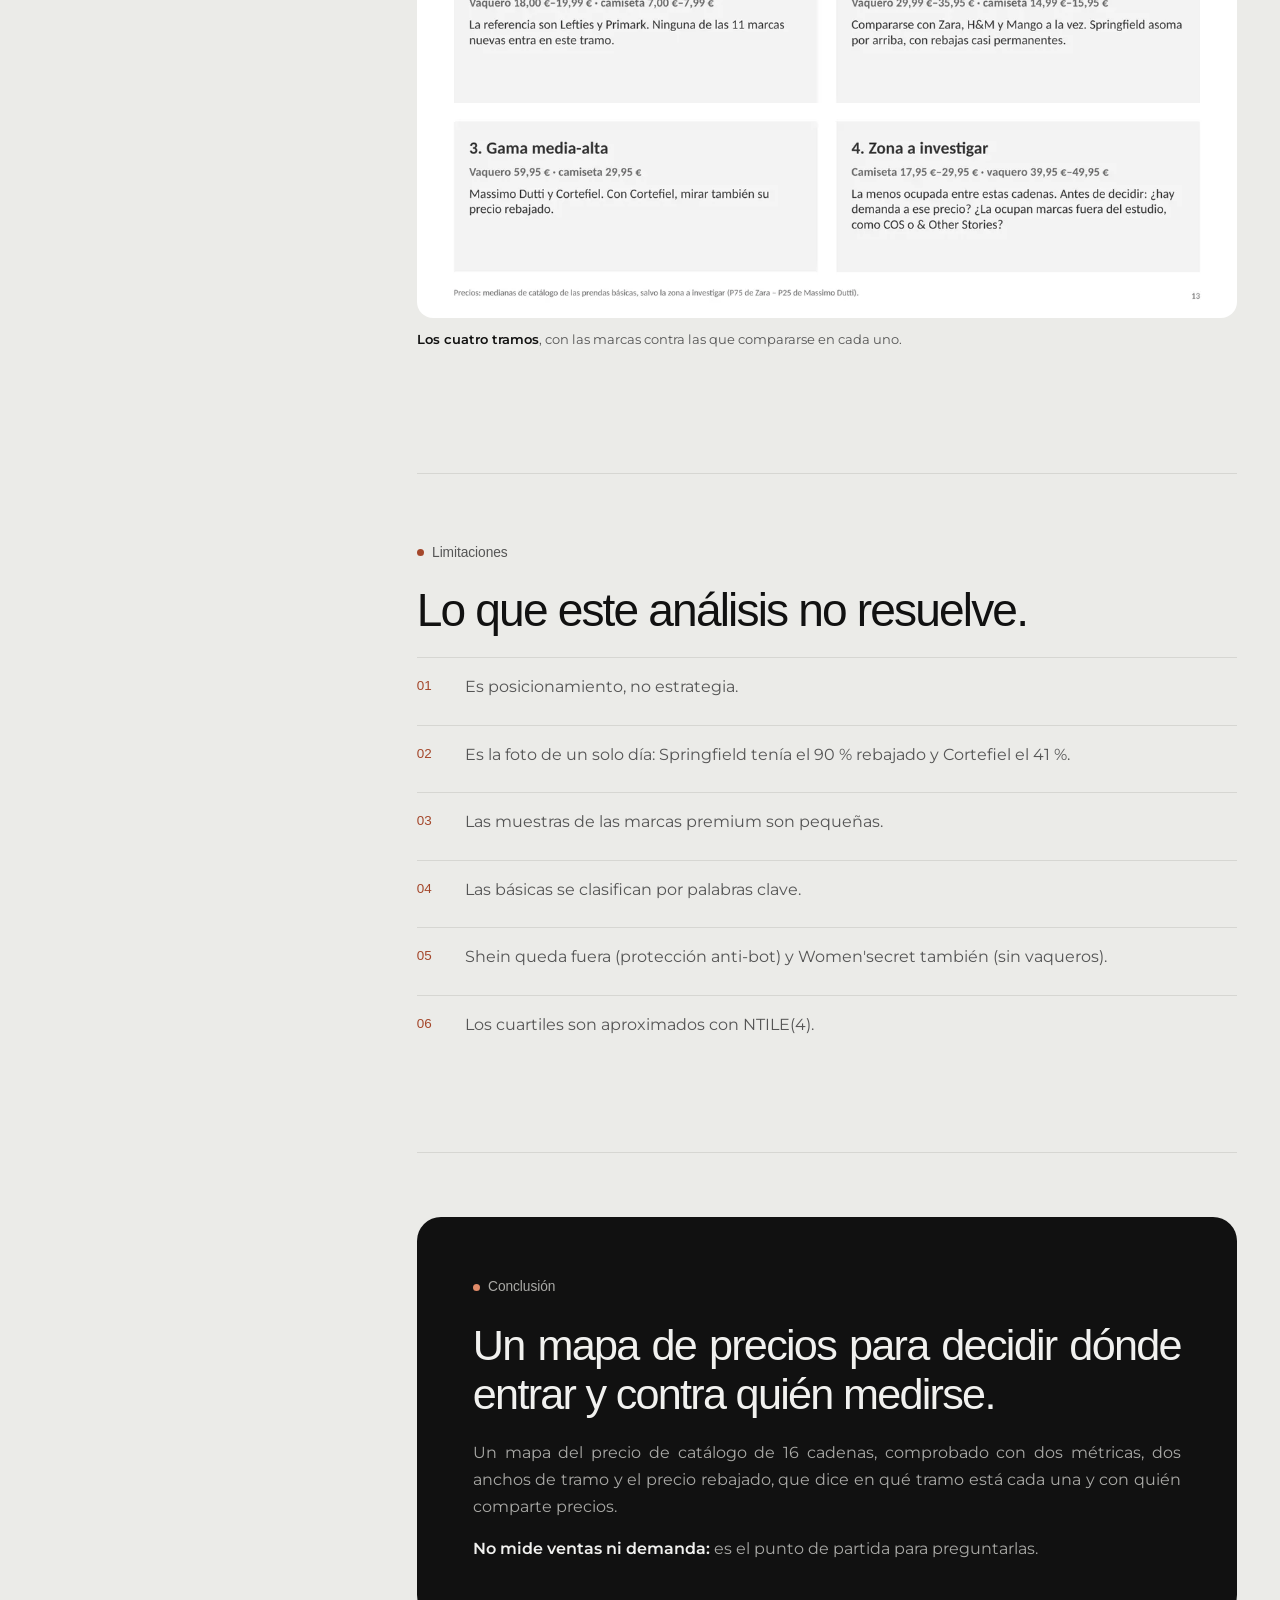
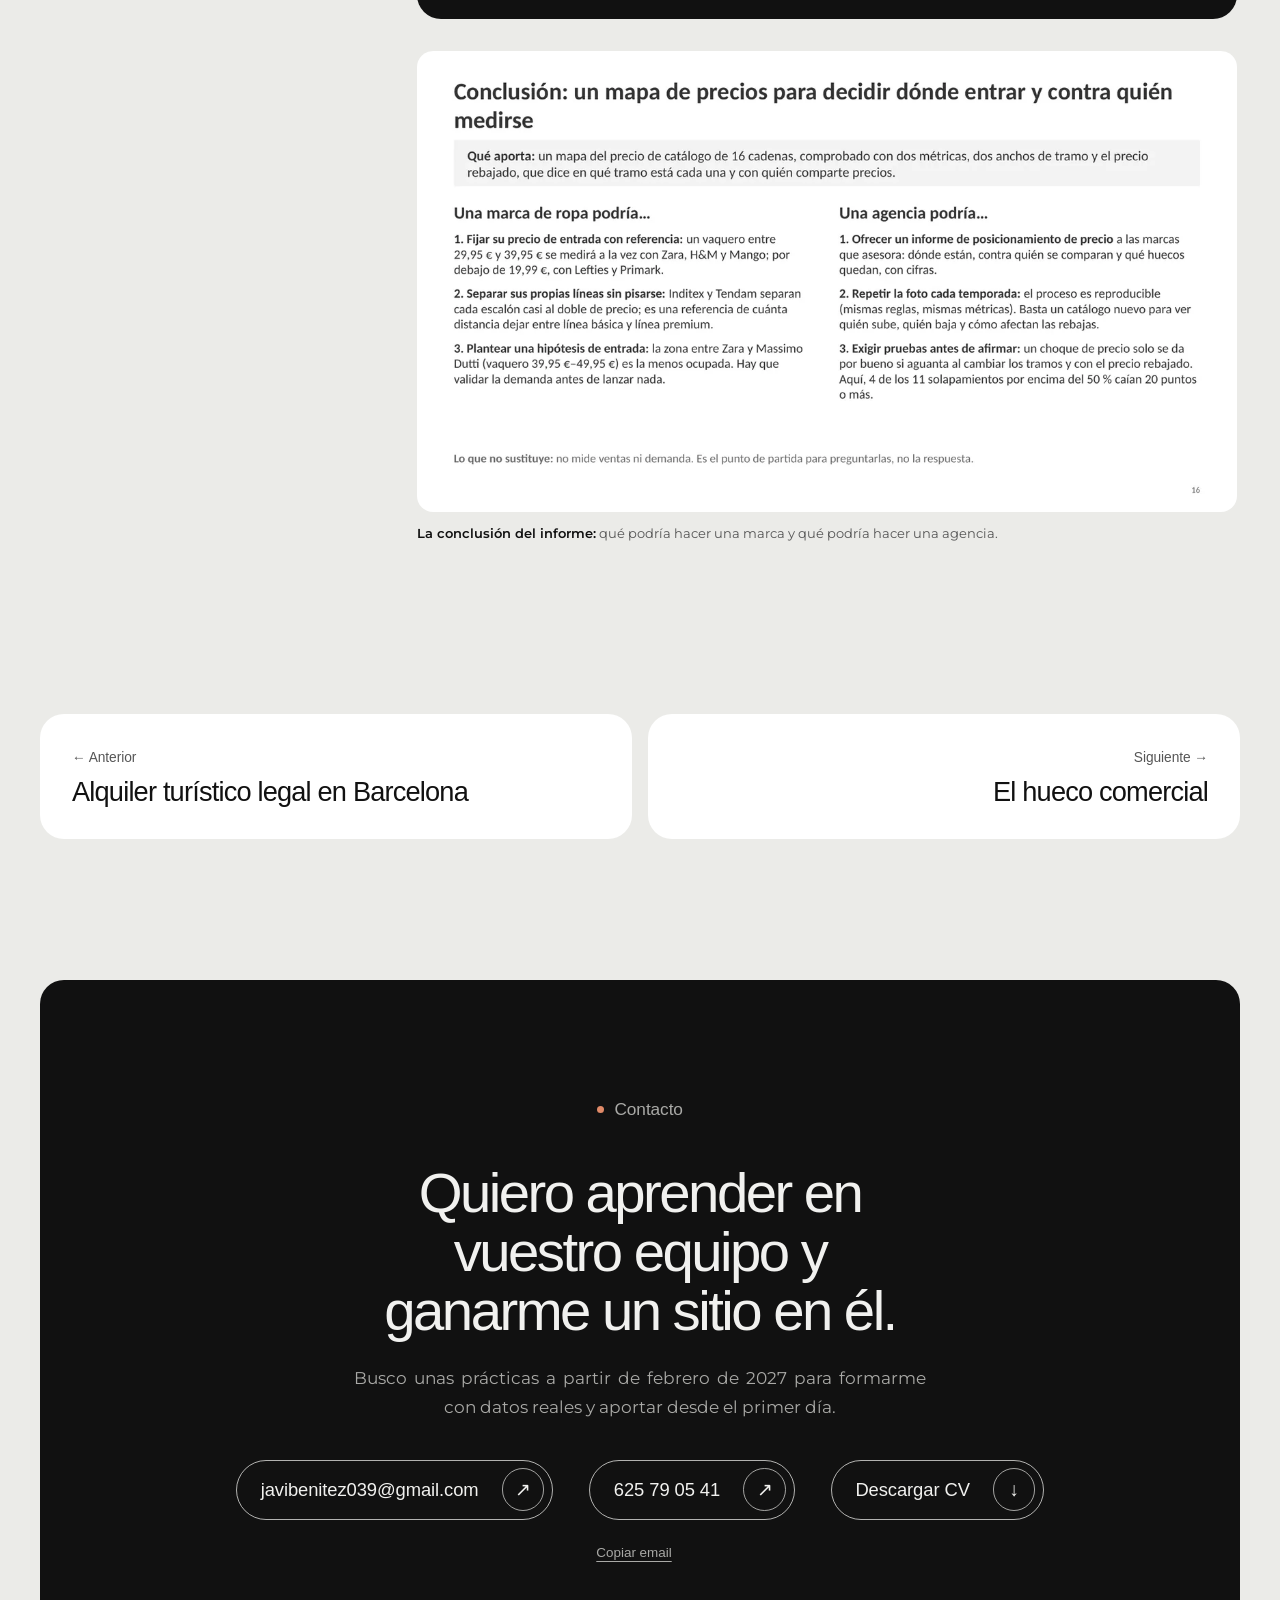
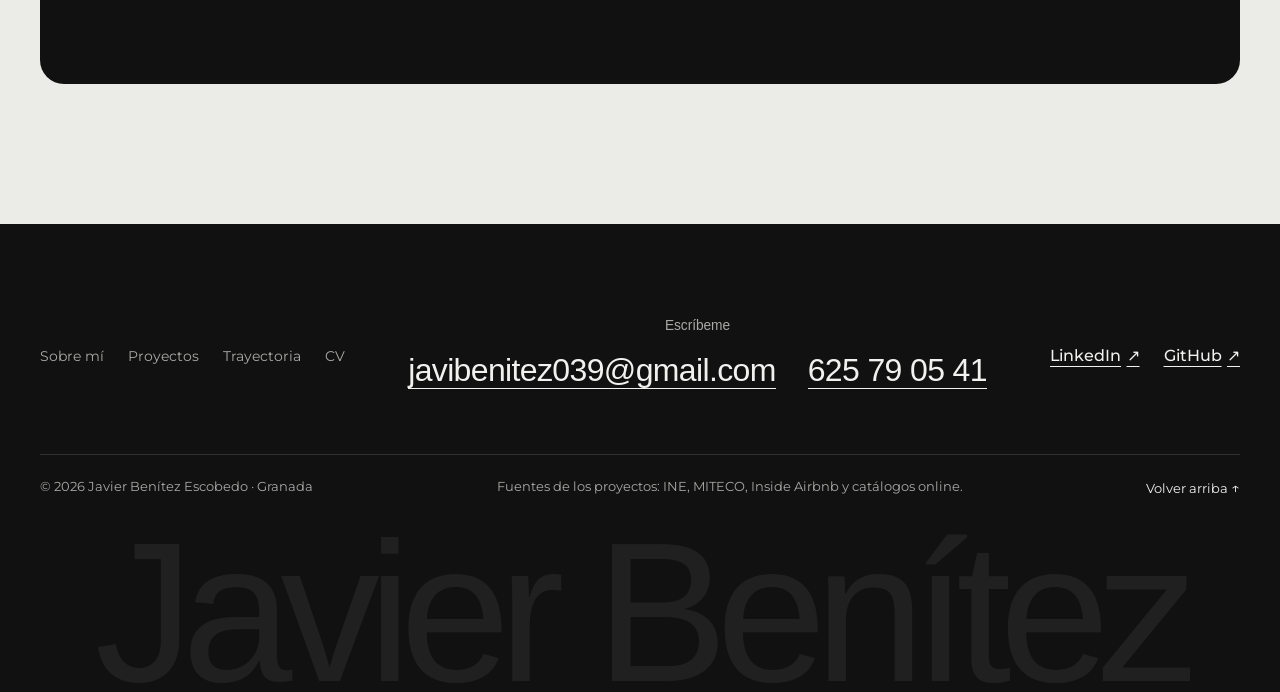
<file: site/proyectos/posicionamiento-moda.html>
<!doctype html>
<html lang="es">
<head>
  <meta charset="utf-8">
  <meta name="viewport" content="width=device-width, initial-scale=1">
  <title>¿Compiten de verdad en precio las grandes cadenas de moda en España? · Caso de estudio · Javier Benítez Escobedo</title>
  <meta name="description" content="Posicionamiento de precio de 16 cadenas de moda en España a partir de su catálogo online: dónde está cada una y con quién se solapa. 1.697 modelos analizados.">
  <link rel="canonical" href="https://degallo.github.io/proyectos/posicionamiento-moda.html">
  <link rel="alternate" hreflang="es" href="https://degallo.github.io/proyectos/posicionamiento-moda.html">
  <link rel="alternate" hreflang="x-default" href="https://degallo.github.io/proyectos/posicionamiento-moda.html">
  <link rel="alternate" hreflang="en" href="https://degallo.github.io/en/proyectos/posicionamiento-moda.html">
  <meta name="theme-color" content="#EBEBE8">
  <meta name="color-scheme" content="light only">
  <meta name="author" content="Javier Benítez Escobedo">
  <meta name="format-detection" content="telephone=no">
  <link rel="icon" href="../favicon.svg" type="image/svg+xml">
  <link rel="apple-touch-icon" href="../apple-touch-icon.png">

  <meta property="og:type" content="article">
  <meta property="og:locale" content="es_ES">
  <meta property="og:site_name" content="Javier Benítez Escobedo">
  <meta property="og:title" content="¿Compiten de verdad en precio las grandes cadenas de moda en España? · Caso de estudio">
  <meta property="og:description" content="Posicionamiento de precio de 16 cadenas de moda en España a partir de su catálogo online: dónde está cada una y con quién se solapa. 1.697 modelos analizados.">
  <meta property="og:url" content="https://degallo.github.io/proyectos/posicionamiento-moda.html">
  <meta property="og:image" content="https://degallo.github.io/assets/img/og/posicionamiento-moda.jpg">
  <meta property="og:image:width" content="1200">
  <meta property="og:image:height" content="630">
  <meta property="og:image:alt" content="Portada del informe ¿Compiten de verdad en precio las grandes cadenas de moda en España?">
  <meta name="twitter:card" content="summary_large_image">

  <link rel="preload" href="../assets/fonts/montserrat-latin.woff2" as="font" type="font/woff2" crossorigin>
  <link rel="stylesheet" href="../css/styles.css?v=11">
  <script>document.documentElement.classList.add('js');addEventListener('load',function(){if(!window.__jbReady)document.documentElement.classList.remove('js')})</script>
  <script type="application/ld+json">
  {
    "@context": "https://schema.org",
    "@graph": [
      {
        "@type": "Article",
        "headline": "¿Compiten de verdad en precio las grandes cadenas de moda en España?",
        "description": "Posicionamiento de precio de 16 cadenas de moda en España a partir de su catálogo online: dónde está cada una y con quién se solapa. 1.697 modelos analizados.",
        "image": "https://degallo.github.io/assets/img/og/posicionamiento-moda.jpg",
        "datePublished": "2026-10",
        "inLanguage": "es",
        "mainEntityOfPage": "https://degallo.github.io/proyectos/posicionamiento-moda.html",
        "author": {
          "@type": "Person",
          "name": "Javier Benítez Escobedo",
          "url": "https://degallo.github.io/"
        }
      },
      {
        "@type": "BreadcrumbList",
        "itemListElement": [
          {
            "@type": "ListItem",
            "position": 1,
            "name": "Inicio",
            "item": "https://degallo.github.io/"
          },
          {
            "@type": "ListItem",
            "position": 2,
            "name": "Proyectos",
            "item": "https://degallo.github.io/#proyectos"
          },
          {
            "@type": "ListItem",
            "position": 3,
            "name": "¿Compiten de verdad en precio las grandes cadenas de moda en España?",
            "item": "https://degallo.github.io/proyectos/posicionamiento-moda.html"
          }
        ]
      }
    ]
  }
  </script>
</head>
<body>
  <a class="skip-link" href="#contenido">Saltar al contenido</a>

  <header class="site-header">
    <div class="container">
      <button class="nav-toggle" type="button" aria-expanded="false" aria-controls="nav">Menú</button>
      <a class="brand" href="../index.html">Javier Benítez<span class="brand__2"> Escobedo</span></a>
      <nav class="nav" id="nav" aria-label="Principal">
        <ul>
          <li><a href="../index.html#sobre-mi">Sobre mí</a></li>
          <li><a href="../index.html#proyectos" aria-current="true">Proyectos</a></li>
          <li><a href="../index.html#trayectoria">Trayectoria</a></li>
          <li><a href="../index.html#contacto">Contacto</a></li>
        </ul>
      </nav>
      <div class="header__end">
        <a class="lang" href="../en/proyectos/posicionamiento-moda.html" hreflang="en" lang="en" aria-label="EN · English version">EN</a>
        <a class="btn btn--sm nav__cv" href="../assets/docs/CV_Javier_Benitez_Escobedo.pdf" download><span class="nav__cv-long">Descargar&nbsp;</span>CV<span class="visually-hidden"> (PDF, 473 KB)</span></a>
      </div>
    </div>
  </header>

  <main id="contenido">
    <section class="container case-hero" aria-labelledby="titulo">
      <a class="back" href="../index.html#proyectos"><span aria-hidden="true">←</span> Todos los proyectos</a>
      <p><span class="pill">Pricing · Moda · Catálogos online</span></p>
      <h1 id="titulo">¿Compiten de verdad en precio las grandes cadenas de moda en España?</h1>
      <p class="case-hero__sub">Posicionamiento de precio de 16 cadenas a partir de su catálogo online.</p>
      <div class="case-hero__actions">
        <a class="btn btn--sm" href="../assets/docs/posicionamiento-precio-moda.pdf" download>Informe PDF · 2,0 MB</a>
      </div>
      <figure class="case-cover">
        <img src="../assets/img/proyectos/posicionamiento-moda/pagina-01.webp" srcset="../assets/img/proyectos/posicionamiento-moda/pagina-01-800.webp 800w, ../assets/img/proyectos/posicionamiento-moda/pagina-01-1200.webp 1200w, ../assets/img/proyectos/posicionamiento-moda/pagina-01.webp 1600w" sizes="(max-width: 1320px) 94vw, 1240px" width="1600" height="900" fetchpriority="high"
             alt="Portada del informe: escalera de precio mediano del vaquero básico por marca, de Primark (18,00 €) a Cortefiel (59,99 €), con las marcas de Inditex en azul y las de Tendam en naranja.">
      </figure>
    </section>

    <div class="container case-layout">
      <aside class="ficha" aria-labelledby="ficha-titulo">
        <h2 id="ficha-titulo">Ficha del proyecto</h2>
        <dl>
          <div><dt>Fecha</dt><dd>Octubre 2026 · datos recogidos el 10/10/2026</dd></div>
          <div><dt>Fuentes</dt><dd>Catálogo online de cada marca en España (sección mujer), 10/10/2026. Precio de catálogo y precio rebajado.</dd></div>
          <div><dt>Herramientas</dt><dd>SQL (SQLite: 7 scripts, de creación de tabla a solapamiento) · Python (unificación de los catálogos en bruto) · cuartiles con NTILE(4)</dd></div>
          <div><dt>Volumen</dt><dd>1.697 modelos de 16 cadenas → 890 prendas básicas (873 en las métricas)</dd></div>
          <!-- Código: oculto hasta tener repositorio limpio y con README (ver PENDIENTES.md) -->
        </dl>
        <div class="ficha__actions">
          <a class="btn" href="../assets/docs/posicionamiento-precio-moda.pdf" download>Descargar informe PDF · 18 págs. · 2,0 MB</a>
        </div>
        <nav class="ficha__toc" aria-label="En esta página" data-spy>
          <ol>
            <li><a href="#resumen">Resumen</a></li>
            <li><a href="#pregunta">La pregunta</a></li>
            <li><a href="#que-se-compara">Qué se compara</a></li>
            <li><a href="#embudo">El embudo</a></li>
            <li><a href="#hallazgos">Hallazgos</a></li>
            <li><a href="#tramos">Cómo posicionar una marca</a></li>
            <li><a href="#limitaciones">Limitaciones</a></li>
            <li><a href="#conclusion">Conclusión</a></li>
          </ol>
        </nav>
      </aside>

      <article class="case-body">
        <section id="resumen" class="summary" aria-labelledby="resumen-t">
          <h2 id="resumen-t" class="summary__title">Resumen</h2>
          <dl class="summary__list">
            <div><dt>Pregunta</dt><dd>¿Dónde se posiciona en precio cada gran cadena de moda en España y con quién se solapa?</dd></div>
            <div><dt>Resultado</dt><dd>Cada escalón de Inditex cuesta aproximadamente el doble; Lefties y Primark se solapan un 97 % en vaqueros.</dd></div>
            <div><dt>Herramientas y fuentes</dt><dd>SQL · Python · Catálogos online</dd></div>
          </dl>
        </section>

        <section id="cifras" aria-label="Cifras clave">
          <div class="kpis">
            <div class="kpi reveal"><p class="kpi__num">×2</p><p class="kpi__label">cada escalón de Inditex cuesta aproximadamente el doble (×1,7 a ×2,0). Tendam repite el patrón un peldaño más arriba.</p></div>
            <div class="kpi reveal" style="--d:.06s"><p class="kpi__num">97 %</p><p class="kpi__label">de solapamiento entre Lefties y Primark en vaqueros: el choque de la gama baja.</p></div>
            <div class="kpi reveal"><p class="kpi__num">78 %</p><p class="kpi__label">entre Mango y Zara en vaqueros: la gama media es un choque a tres con H&amp;M (87 % con Zara).</p></div>
            <div class="kpi reveal" style="--d:.06s"><p class="kpi__num">16</p><p class="kpi__label">cadenas comparadas con 1.697 modelos de su catálogo online.</p></div>
          </div>
        </section>

        <section id="pregunta" aria-labelledby="pregunta-t">
          <p class="eyebrow">La pregunta</p>
          <h2 id="pregunta-t">¿Dónde se posiciona en precio cada gran cadena y con quién se solapa?</h2>
          <p class="lead">¿Escalona Inditex sus marcas sin pisarse, y dónde chocan con sus rivales?</p>
          <p><strong>Para quién:</strong> un equipo de marketing o una agencia que tiene que fijar el precio de entrada de una marca y decidir contra quién compararse.</p>
          <figure class="figure reveal">
            <a href="../assets/img/proyectos/posicionamiento-moda/pagina-02.webp"><img src="../assets/img/proyectos/posicionamiento-moda/pagina-02.webp" srcset="../assets/img/proyectos/posicionamiento-moda/pagina-02-800.webp 800w, ../assets/img/proyectos/posicionamiento-moda/pagina-02-1200.webp 1200w, ../assets/img/proyectos/posicionamiento-moda/pagina-02.webp 1600w" sizes="(max-width: 1080px) 94vw, 820px" width="1600" height="900" loading="lazy" decoding="async" alt="Página de resumen con tres cifras: ×2 entre escalones de Inditex, 97 % de solapamiento entre Lefties y Primark en vaqueros y 78 % entre Mango y Zara."></a>
            <figcaption><b>El resumen:</b> Inditex y Tendam escalonan sus marcas; los choques de precio están en la gama baja y en la media.</figcaption>
          </figure>
        </section>

        <section id="que-se-compara" aria-labelledby="compara-t">
          <p class="eyebrow">Qué se compara</p>
          <h2 id="compara-t">Dos prendas básicas, mismo criterio para todas las marcas.</h2>
          <ul>
            <li>Camiseta de manga larga y vaquero largo, sección mujer. Cada modelo cuenta una vez (las variantes de color no son filas nuevas).</li>
            <li><strong>Prenda básica:</strong> camiseta lisa o de canalé, sin estampado; vaquero de cualquier corte, sin rotos, tachas ni estampados.</li>
            <li>Métricas sobre precio de catálogo; marcas con 5 modelos o más por prenda.</li>
            <li><strong>Marcas:</strong> Inditex (Lefties, Zara, Massimo Dutti) · Tendam (Springfield, Cortefiel, Pedro del Hierro; Women'secret fuera) · Mango · H&amp;M · Primark · premium española (Desigual, Adolfo Domínguez, Bimba y Lola, Scalpers, El Ganso, Silbon).</li>
          </ul>
        </section>

        <section id="embudo" aria-labelledby="embudo-t">
          <p class="eyebrow">El embudo</p>
          <h2 id="embudo-t">De 1.697 modelos a 873 prendas comparables.</h2>
          <ol class="funnel">
            <li><div class="funnel__bar"><span style="--w:100%"></span><b>1.697</b></div><div class="funnel__txt"><span>Modelos de las 16 cadenas</span><span>camiseta y vaquero, sección mujer</span></div></li>
            <li><div class="funnel__bar"><span style="--w:52.4%; --d:.1s"></span><b>890</b></div><div class="funnel__txt"><span>Prendas básicas</span><span>sin estampados, rotos ni tachas</span></div></li>
            <li><div class="funnel__bar"><span style="--w:51.4%; --d:.2s"></span><b>873</b></div><div class="funnel__txt"><span>En las métricas</span><span>marcas con 5 modelos o más por prenda</span></div></li>
          </ol>
        </section>

        <section id="hallazgos" aria-labelledby="hallazgos-t">
          <p class="eyebrow">Hallazgos</p>
          <h2 id="hallazgos-t">Escaleras dentro de cada grupo, choques entre grupos.</h2>

          <div class="table-wrap reveal" tabindex="0" role="region" aria-label="Mediana del vaquero básico">
            <table>
              <caption>Mediana del vaquero básico</caption>
              <thead><tr><th scope="col">Marca</th><th scope="col" class="num">Mediana</th></tr></thead>
              <tbody>
                <tr><td>Primark</td><td class="num">18,00 €</td></tr>
                <tr><td>Lefties</td><td class="num">19,99 €</td></tr>
                <tr><td>Mango</td><td class="num">29,99 €</td></tr>
                <tr><td>H&amp;M</td><td class="num">34,99 €</td></tr>
                <tr><td>Zara</td><td class="num">35,95 €</td></tr>
                <tr><td>Springfield</td><td class="num">35,99 €</td></tr>
                <tr><td>Massimo Dutti</td><td class="num">59,95 €</td></tr>
                <tr><td>Cortefiel</td><td class="num">59,99 €</td></tr>
                <tr><td>… hasta Adolfo Domínguez</td><td class="num">130,00 €</td></tr>
              </tbody>
            </table>
          </div>

          <figure class="figure reveal">
            <a href="../assets/img/proyectos/posicionamiento-moda/pagina-04.webp"><img src="../assets/img/proyectos/posicionamiento-moda/pagina-04.webp" srcset="../assets/img/proyectos/posicionamiento-moda/pagina-04-800.webp 800w, ../assets/img/proyectos/posicionamiento-moda/pagina-04-1200.webp 1200w, ../assets/img/proyectos/posicionamiento-moda/pagina-04.webp 1600w" sizes="(max-width: 1080px) 94vw, 820px" width="1600" height="900" loading="lazy" decoding="async" alt="Rango de precios por cadena en camiseta de manga larga y en vaquero, en escala logarítmica: el vaquero mediano va de 18,00 € en Primark a 130,00 € en Adolfo Domínguez."></a>
            <figcaption><b>Cada cadena ocupa su tramo.</b> Rango de precios por marca en camiseta y vaquero.</figcaption>
          </figure>

          <div class="groups">
            <div class="group reveal">
              <p class="group__tag">Escalera de Inditex</p>
              <h3>Lefties → Zara → Massimo Dutti, casi al doble en cada peldaño.</h3>
              <p>Lefties → Zara ×2,0 en camiseta (15,95/7,99) y ×1,8 en vaquero (35,95/19,99); Zara → Massimo Dutti ×1,9 y ×1,7. Tendam: Springfield → Cortefiel ×1,7; Cortefiel → Pedro del Hierro ×2,0.</p>
            </div>
            <div class="group reveal">
              <p class="group__tag">El espejismo de la media</p>
              <h3>H&amp;M rodea a Zara en camisetas y choca de frente en vaqueros.</h3>
              <p>H&amp;M parece más cara que Zara por la media (vaquero 36,38 € frente a 34,41 €) pero no por la mediana (34,99 € frente a 35,95 €): su cola cara sube la media.</p>
            </div>
            <div class="group reveal">
              <p class="group__tag">Coinciden en catálogo, se separan en rebaja</p>
              <h3>Cortefiel coincide con Massimo Dutti.</h3>
              <p>A precio de catálogo, un 91 % de solapamiento en vaqueros; con la rebaja se separa (56 %).</p>
            </div>
          </div>

          <figure class="figure reveal">
            <a href="../assets/img/proyectos/posicionamiento-moda/pagina-06.webp"><img src="../assets/img/proyectos/posicionamiento-moda/pagina-06.webp" srcset="../assets/img/proyectos/posicionamiento-moda/pagina-06-800.webp 800w, ../assets/img/proyectos/posicionamiento-moda/pagina-06-1200.webp 1200w, ../assets/img/proyectos/posicionamiento-moda/pagina-06.webp 1600w" sizes="(max-width: 1080px) 94vw, 820px" width="1600" height="900" loading="lazy" decoding="async" alt="Barras de solapamiento de precios entre pares de marcas, en camiseta (tramos de 5 €) y vaquero (tramos de 10 €). En negro, los choques frontales; el mayor, Lefties–Primark en vaqueros con un 97 %."></a>
            <figcaption><b>Cinco choques frontales de precio</b>, y en la gama baja sigue habiendo solo uno: Lefties–Primark.</figcaption>
          </figure>

          <ul>
            <li><strong>Por encima de 60 €, dos niveles:</strong> Scalpers en torno a 60–80 €; Desigual, Pedro del Hierro y Adolfo Domínguez en 90–135 €. Ancla de control: 0 % de solapamiento entre este tramo y Primark o Lefties (el método separa bien).</li>
            <li><strong>Psicología de precio:</strong> en 10 de 20 combinaciones marca-prenda, 3 precios o menos cubren todo el catálogo de básicas. El ,95 es de Zara y Massimo Dutti; el ,99, de H&amp;M, Lefties, Mango, Cortefiel y Springfield.</li>
            <li><strong>El hueco:</strong> entre Zara y Massimo Dutti (camiseta 17,95–29,95 €, vaquero 39,95–49,95 €) está la zona menos ocupada.</li>
          </ul>

          <div class="callout reveal">
            <p class="callout__tag">Robustez</p>
            <h3>Un choque solo se da por bueno si aguanta al cambiar el ancho de tramo y con el precio rebajado.</h3>
            <p>4 de los 11 solapamientos por encima del 50 % caían 20 puntos o más. Al añadir 11 marcas al análisis original, cinco conclusiones se mantienen y dos cambian («solo dos choques» → cinco; «Massimo Dutti aislado» → Cortefiel coincide con él).</p>
          </div>
        </section>

        <section id="tramos" aria-labelledby="tramos-t">
          <p class="eyebrow">Cómo usarlo</p>
          <h2 id="tramos-t">Para posicionar una marca: primero el tramo, después contra quién compararse.</h2>
          <ol class="numbered">
            <li><strong>Gama baja:</strong> vaquero 18,00–19,99 €, camiseta 7,00–7,99 € → referencia Lefties y Primark.</li>
            <li><strong>Gama media:</strong> vaquero 29,99–35,95 €, camiseta 14,99–15,95 € → compararse con Zara, H&amp;M y Mango a la vez.</li>
            <li><strong>Gama media-alta:</strong> vaquero 59,95 €, camiseta 29,95 € → Massimo Dutti y Cortefiel (mirar su precio rebajado).</li>
            <li><strong>Zona a investigar:</strong> camiseta 17,95–29,95 €, vaquero 39,95–49,95 € → validar demanda antes de decidir.</li>
          </ol>
          <figure class="figure reveal">
            <a href="../assets/img/proyectos/posicionamiento-moda/pagina-13.webp"><img src="../assets/img/proyectos/posicionamiento-moda/pagina-13.webp" srcset="../assets/img/proyectos/posicionamiento-moda/pagina-13-800.webp 800w, ../assets/img/proyectos/posicionamiento-moda/pagina-13-1200.webp 1200w, ../assets/img/proyectos/posicionamiento-moda/pagina-13.webp 1600w" sizes="(max-width: 1080px) 94vw, 820px" width="1600" height="900" loading="lazy" decoding="async" alt="Cuatro tarjetas con los tramos para posicionar una marca: gama baja, gama media, gama media-alta y zona a investigar, cada una con sus precios de vaquero y camiseta y las marcas de referencia."></a>
            <figcaption><b>Los cuatro tramos</b>, con las marcas contra las que compararse en cada uno.</figcaption>
          </figure>
        </section>

        <section id="limitaciones" aria-labelledby="limitaciones-t">
          <p class="eyebrow">Limitaciones</p>
          <h2 id="limitaciones-t">Lo que este análisis no resuelve.</h2>
          <ol class="numbered">
            <li>Es posicionamiento, no estrategia.</li>
            <li>Es la foto de un solo día: Springfield tenía el 90 % rebajado y Cortefiel el 41 %.</li>
            <li>Las muestras de las marcas premium son pequeñas.</li>
            <li>Las básicas se clasifican por palabras clave.</li>
            <li>Shein queda fuera (protección anti-bot) y Women'secret también (sin vaqueros).</li>
            <li>Los cuartiles son aproximados con NTILE(4).</li>
          </ol>
        </section>

        <section id="conclusion" aria-labelledby="conclusion-t">
          <div class="conclusion reveal">
            <p class="eyebrow" id="conclusion-t">Conclusión</p>
            <blockquote>Un mapa de precios para decidir dónde entrar y contra quién medirse.</blockquote>
            <p>Un mapa del precio de catálogo de 16 cadenas, comprobado con dos métricas, dos anchos de tramo y el precio rebajado, que dice en qué tramo está cada una y con quién comparte precios.</p>
            <p><strong>No mide ventas ni demanda:</strong> es el punto de partida para preguntarlas.</p>
          </div>
          <figure class="figure reveal">
            <a href="../assets/img/proyectos/posicionamiento-moda/pagina-16.webp"><img src="../assets/img/proyectos/posicionamiento-moda/pagina-16.webp" srcset="../assets/img/proyectos/posicionamiento-moda/pagina-16-800.webp 800w, ../assets/img/proyectos/posicionamiento-moda/pagina-16-1200.webp 1200w, ../assets/img/proyectos/posicionamiento-moda/pagina-16.webp 1600w" sizes="(max-width: 1080px) 94vw, 820px" width="1600" height="900" loading="lazy" decoding="async" alt="Página de conclusión con lo que podría hacer una marca de ropa y lo que podría hacer una agencia con este mapa de precios."></a>
            <figcaption><b>La conclusión del informe:</b> qué podría hacer una marca y qué podría hacer una agencia.</figcaption>
          </figure>
        </section>
      </article>
    </div>

    <div class="container">
      <nav class="case-nav" aria-label="Otros proyectos">
        <a href="alquiler-turistico-barcelona.html"><small>← Anterior</small><span>Alquiler turístico legal en Barcelona</span></a>
        <a href="hueco-comercial.html"><small>Siguiente →</small><span>El hueco comercial</span></a>
      </nav>
    </div>

    <section class="section section--tight" style="padding-top: var(--section)" aria-labelledby="contacto-titulo">
      <div class="container">
        <div class="cta reveal">
          <p class="eyebrow">Contacto</p>
          <h2 id="contacto-titulo">Quiero aprender en vuestro equipo y ganarme un sitio en él.</h2>
          <p>Busco unas prácticas a partir de febrero de 2027 para formarme con datos reales y aportar desde el primer día.</p>
          <div class="cta__actions">
            <a class="btn btn--light" href="mailto:javibenitez039@gmail.com">javibenitez039@gmail.com</a>
            <a class="btn btn--light" href="tel:+34625790541">625&nbsp;79&nbsp;05&nbsp;41</a>
            <a class="btn btn--light" href="../assets/docs/CV_Javier_Benitez_Escobedo.pdf" download>Descargar CV<span class="visually-hidden"> (PDF, 473 KB)</span></a>
          </div>
        </div>
      </div>
    </section>
  </main>

  <footer class="site-footer">
    <div class="container">
      <div class="footer__top">
        <nav class="footer__nav" aria-label="Pie">
          <ul>
            <li><a href="../index.html#sobre-mi">Sobre mí</a></li>
            <li><a href="../index.html#proyectos">Proyectos</a></li>
            <li><a href="../index.html#trayectoria">Trayectoria</a></li>
            <li><a href="../assets/docs/CV_Javier_Benitez_Escobedo.pdf" download>CV<span class="visually-hidden"> (PDF, 473 KB)</span></a></li>
          </ul>
        </nav>
        <div class="footer__contact">
          <p class="label">Escríbeme</p>
          <a href="mailto:javibenitez039@gmail.com">javibenitez039@gmail.com</a>
          <a href="tel:+34625790541">625&nbsp;79&nbsp;05&nbsp;41</a>
        </div>
        <ul class="footer__social">
          <li><a class="link-arrow" href="https://www.linkedin.com/in/javierbenitezescobedo" rel="me noopener" target="_blank">LinkedIn <span class="arrow" aria-hidden="true">↗</span><span class="visually-hidden"> (se abre en una pestaña nueva)</span></a></li>
          <li><a class="link-arrow" href="https://github.com/degallo" rel="me noopener" target="_blank">GitHub <span class="arrow" aria-hidden="true">↗</span><span class="visually-hidden"> (se abre en una pestaña nueva)</span></a></li>
        </ul>
      </div>
      <div class="footer__bottom">
        <span>© <span data-year>2026</span> Javier Benítez Escobedo · Granada</span>
        <span>Fuentes de los proyectos: INE, MITECO, Inside Airbnb y catálogos online.</span>
        <a class="to-top" href="#contenido">Volver arriba <span aria-hidden="true">↑</span></a>
      </div>
    </div>
    <p class="footer__name" aria-hidden="true" data-text="Javier Benítez"></p>
  </footer>

  <script src="../js/main.js?v=11" defer></script>
</body>
</html>
</file>
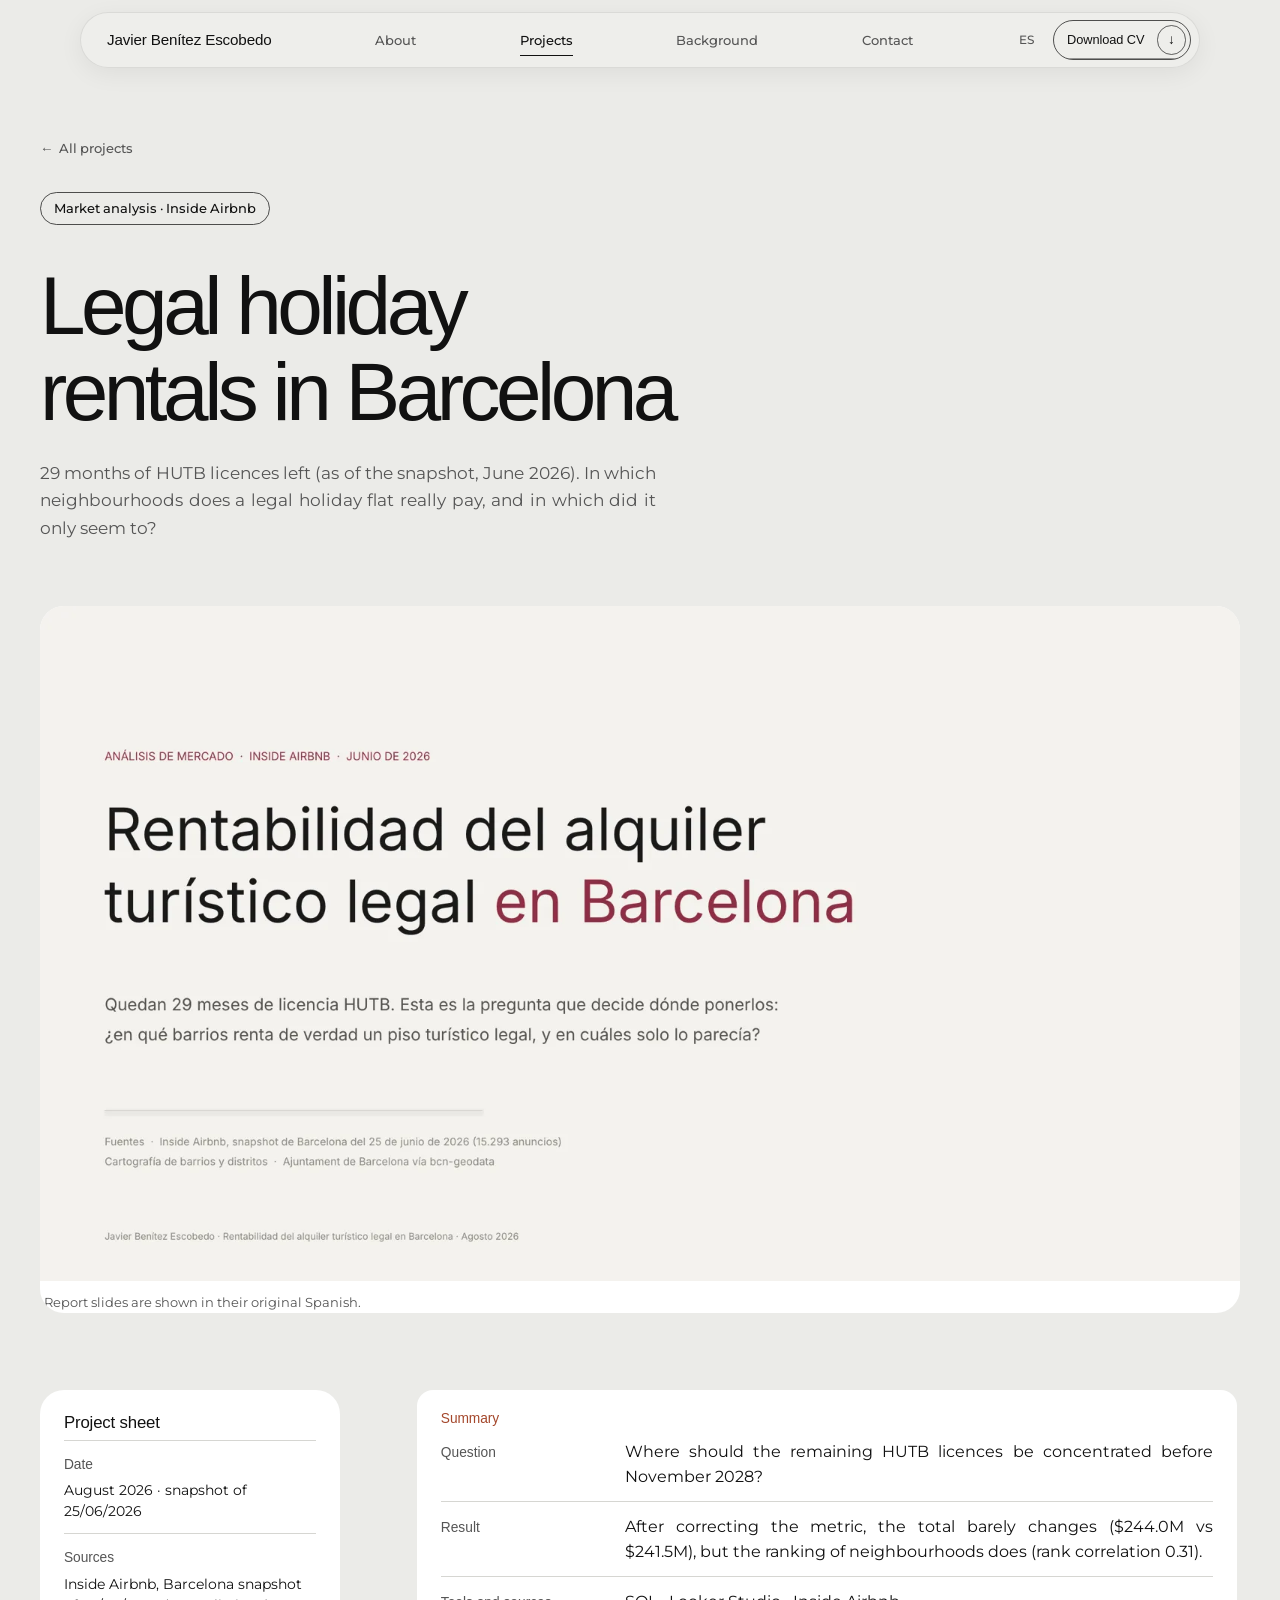
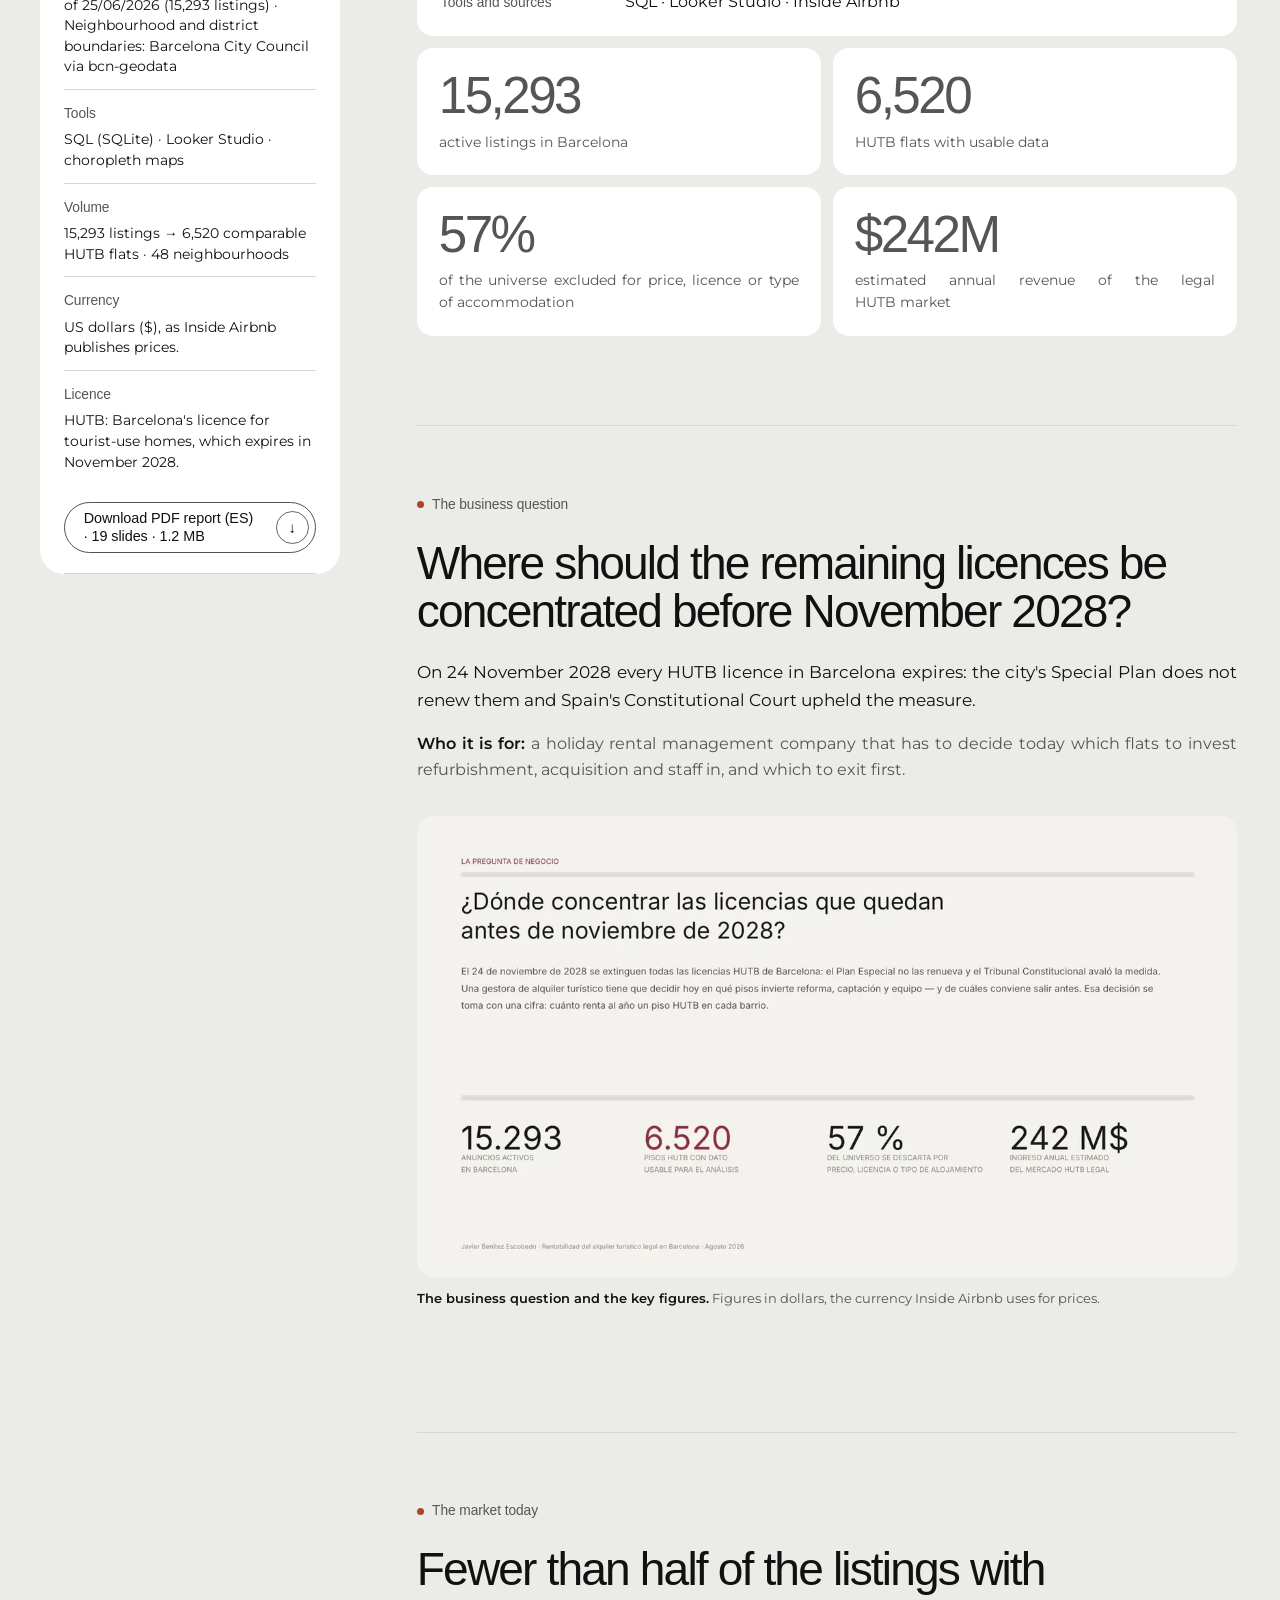
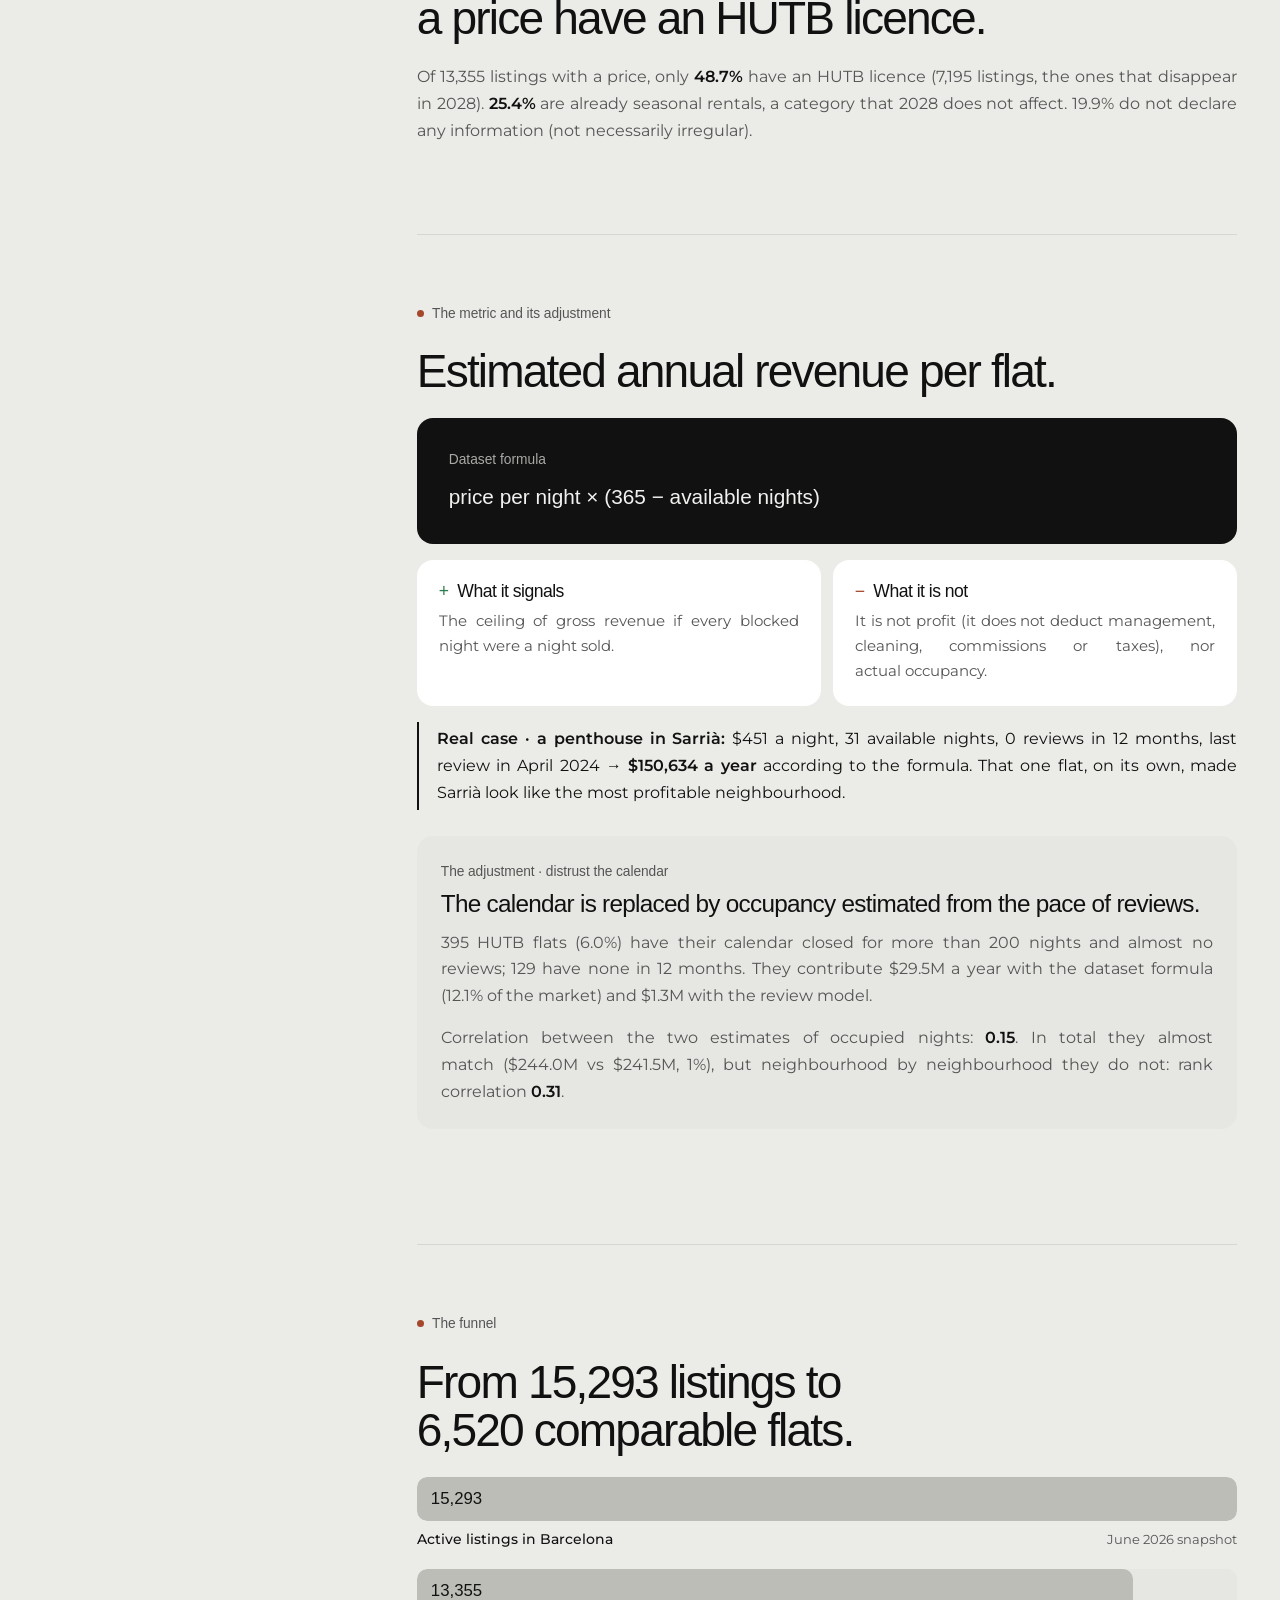
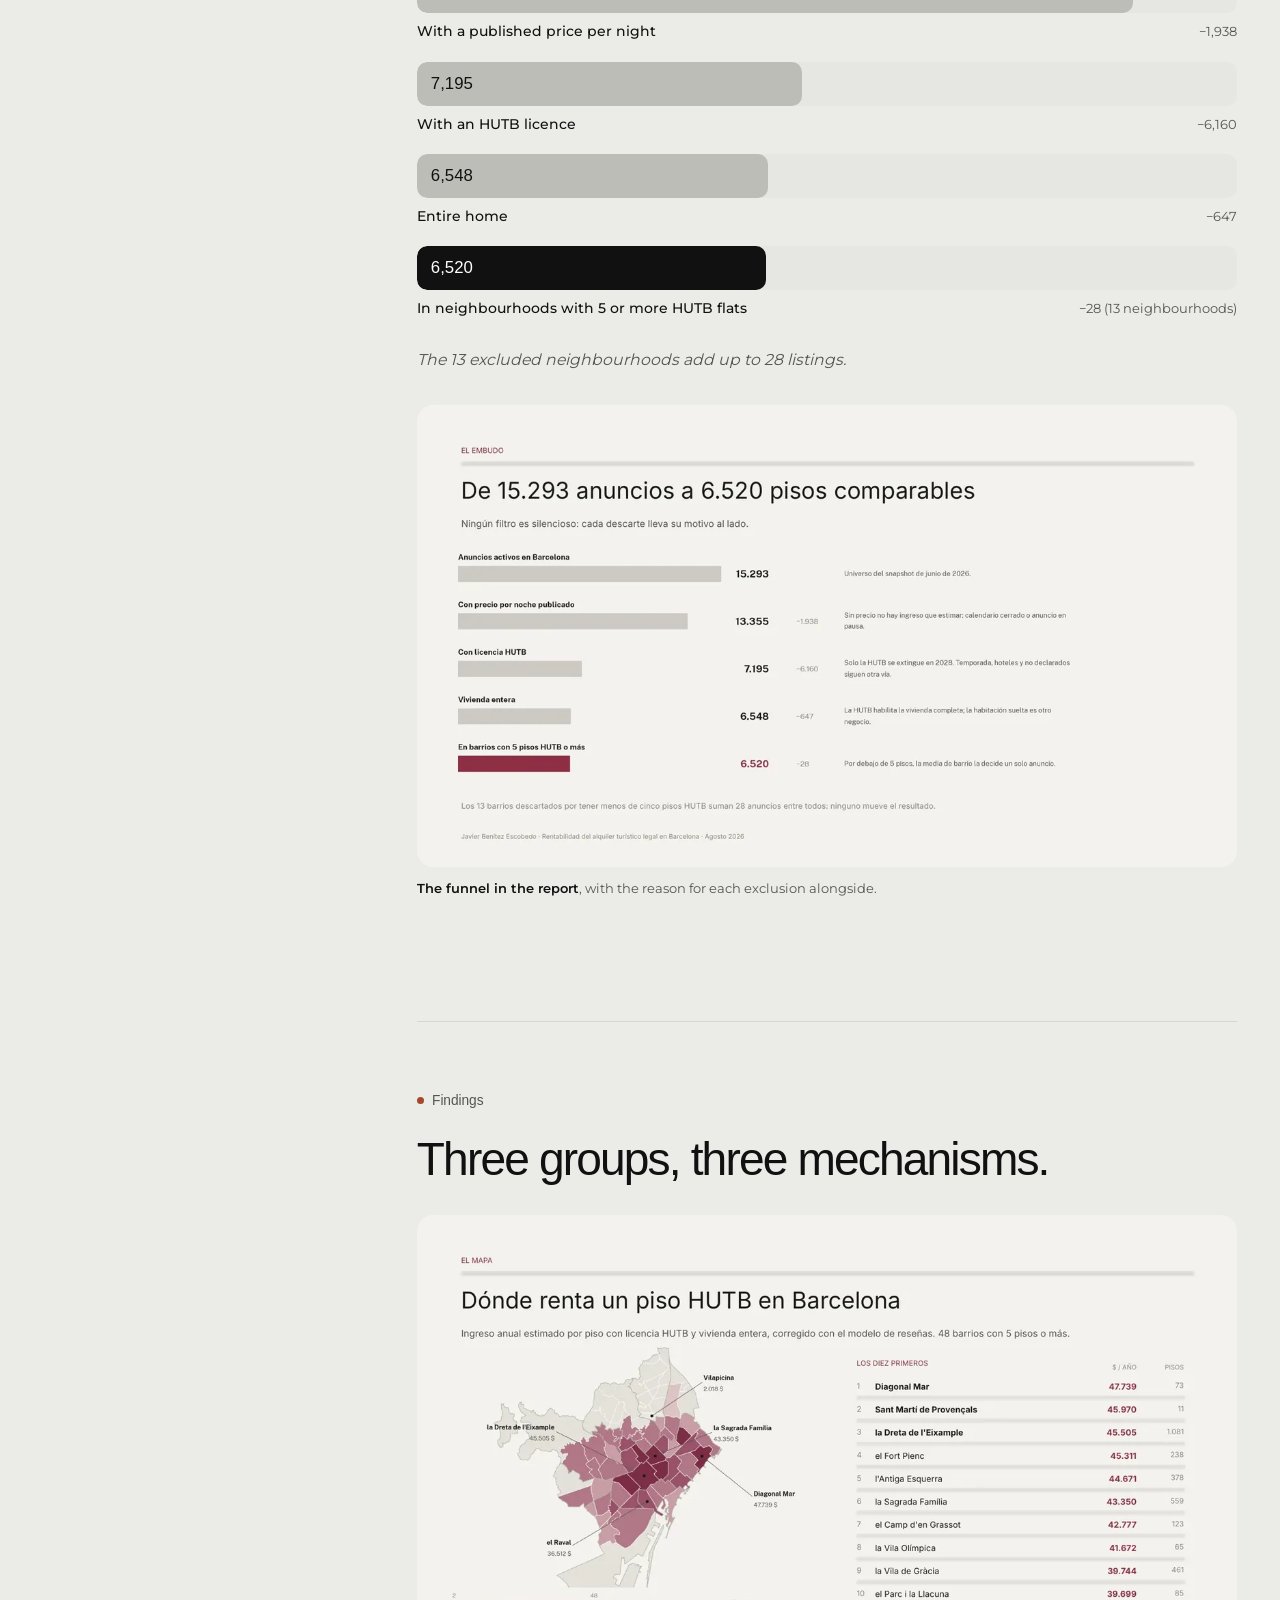
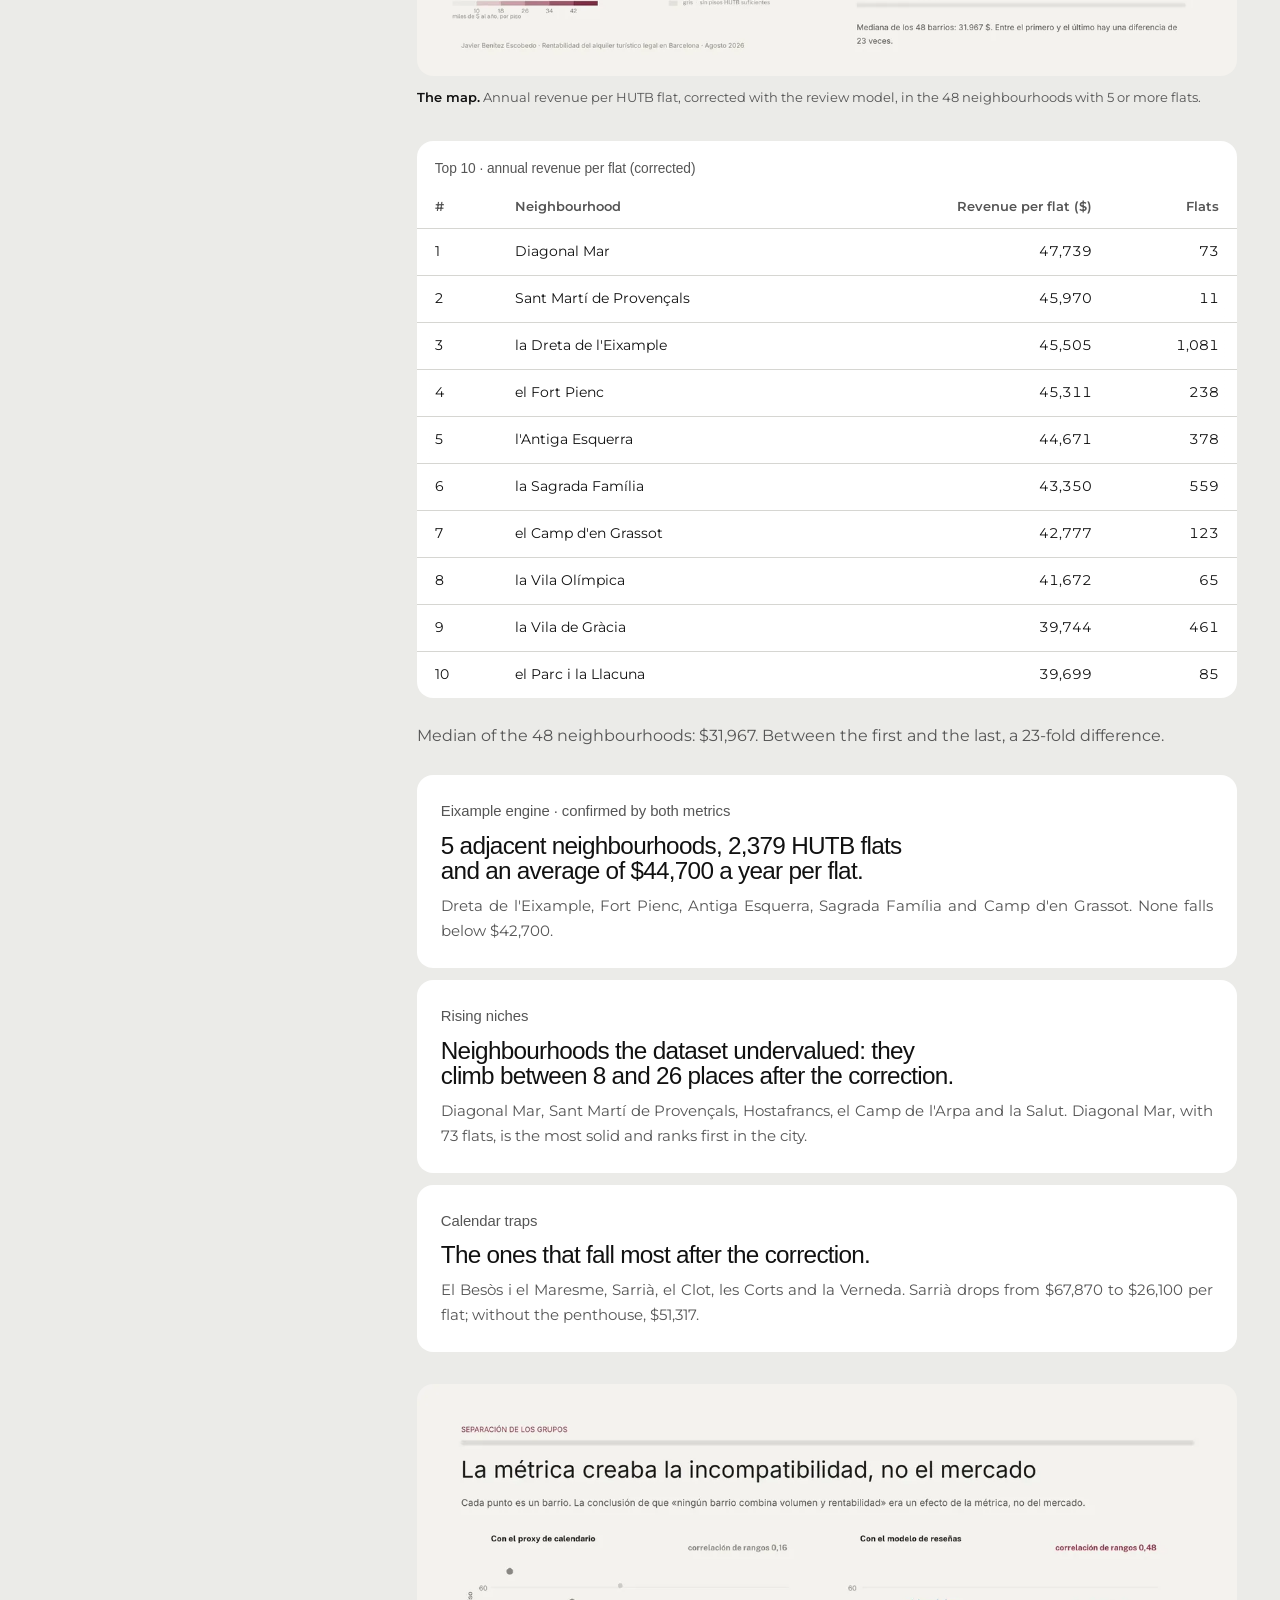
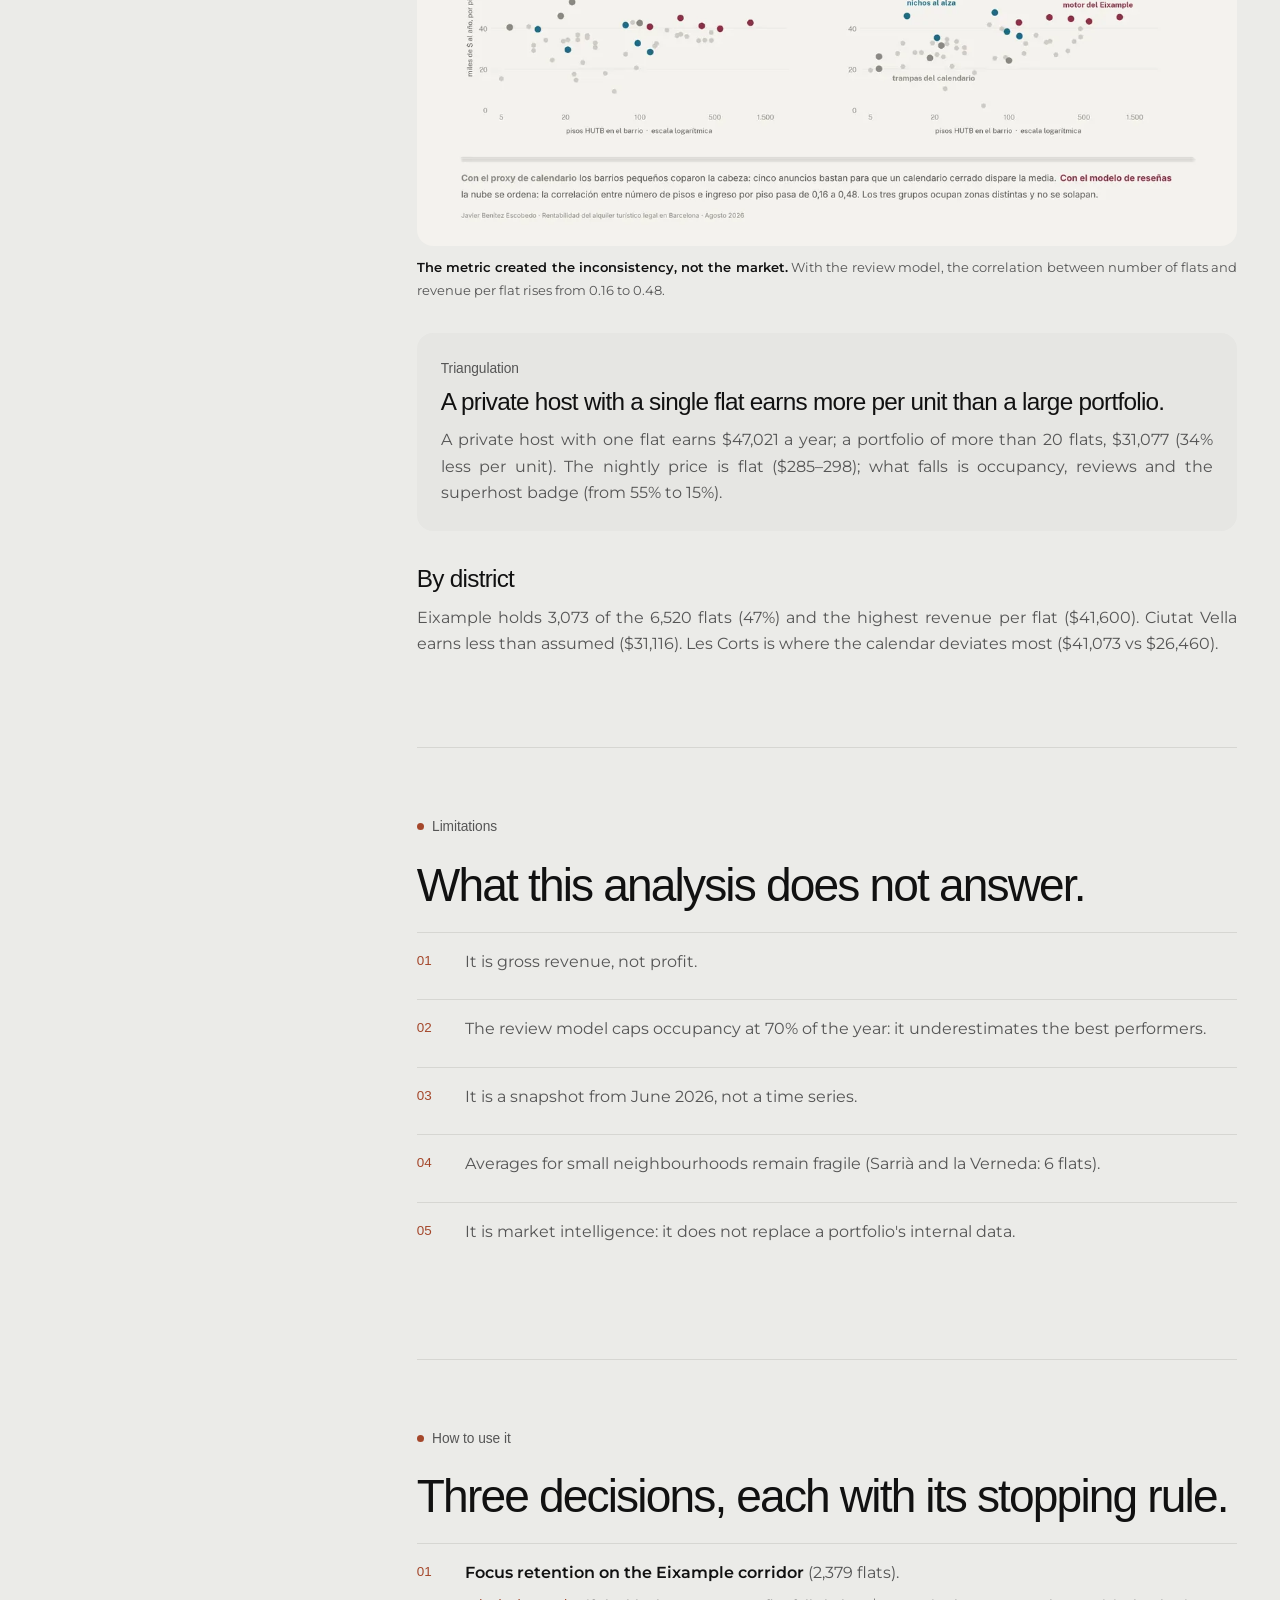
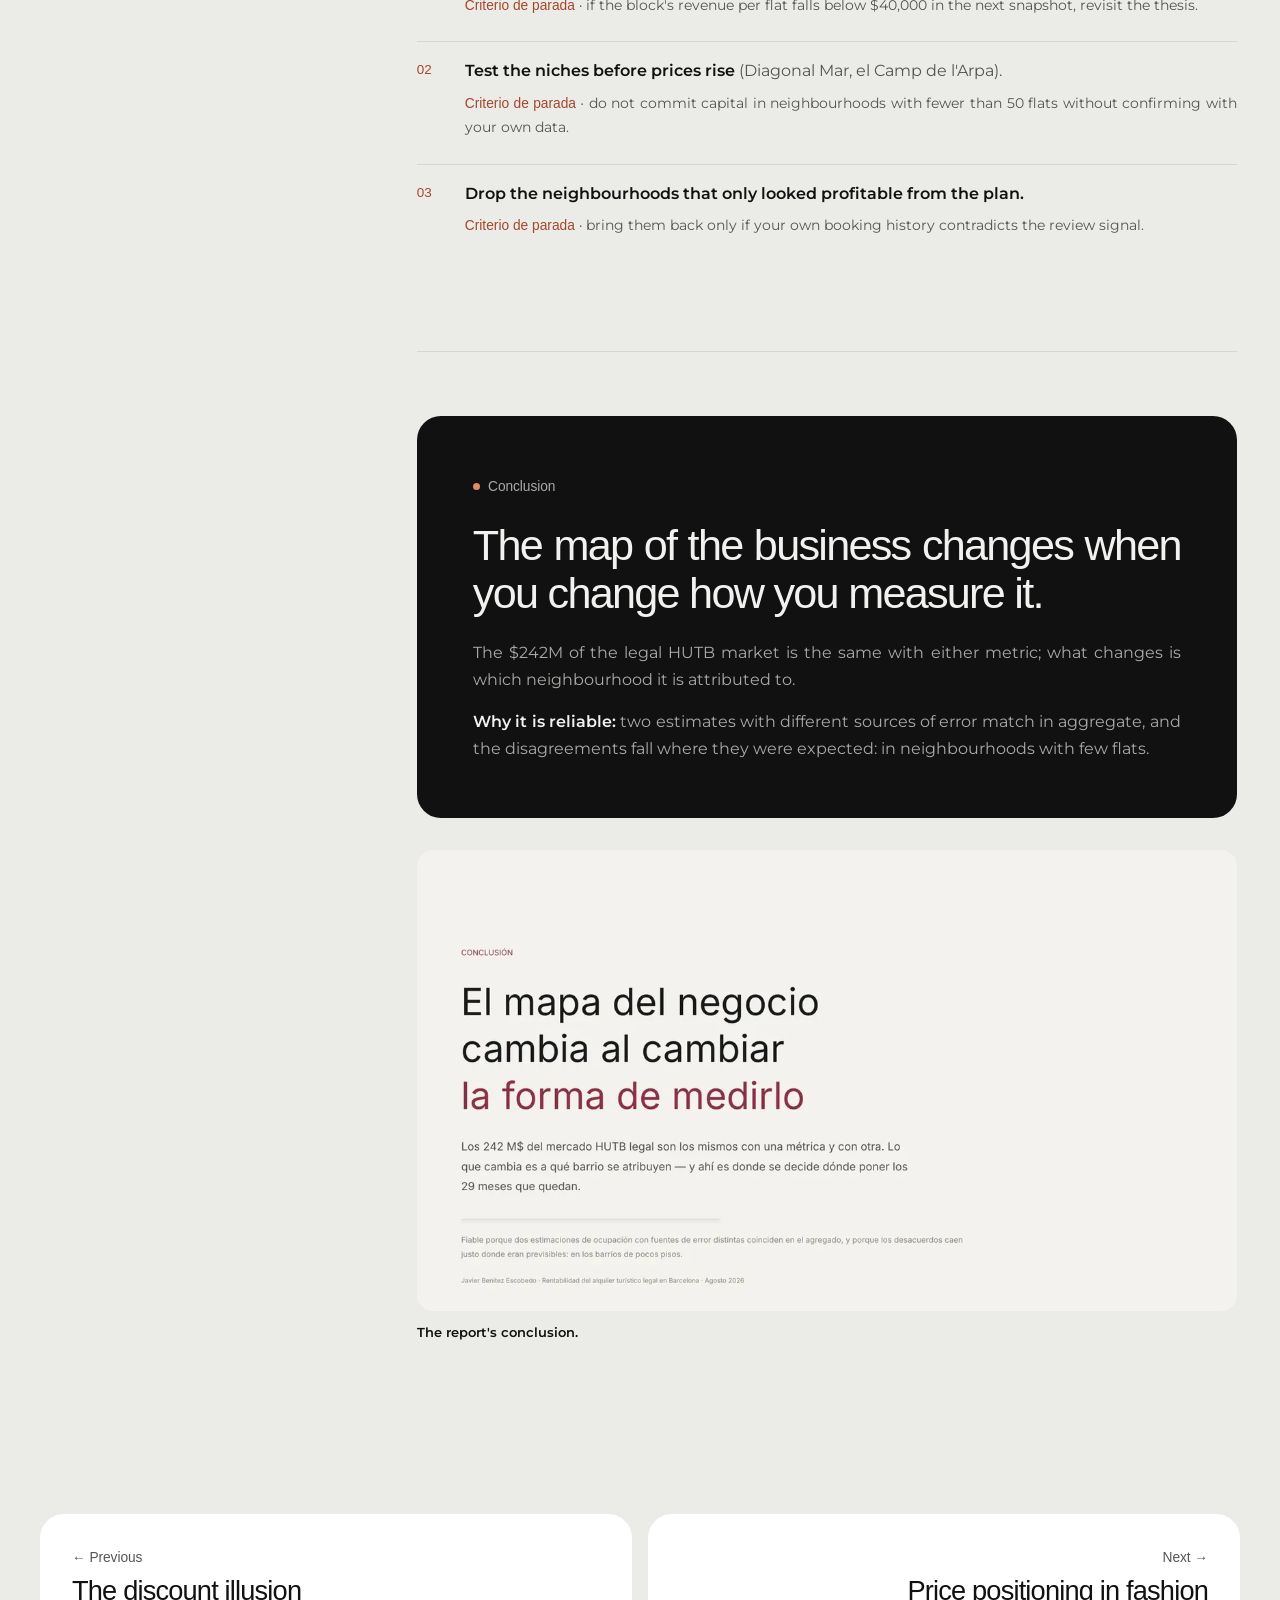
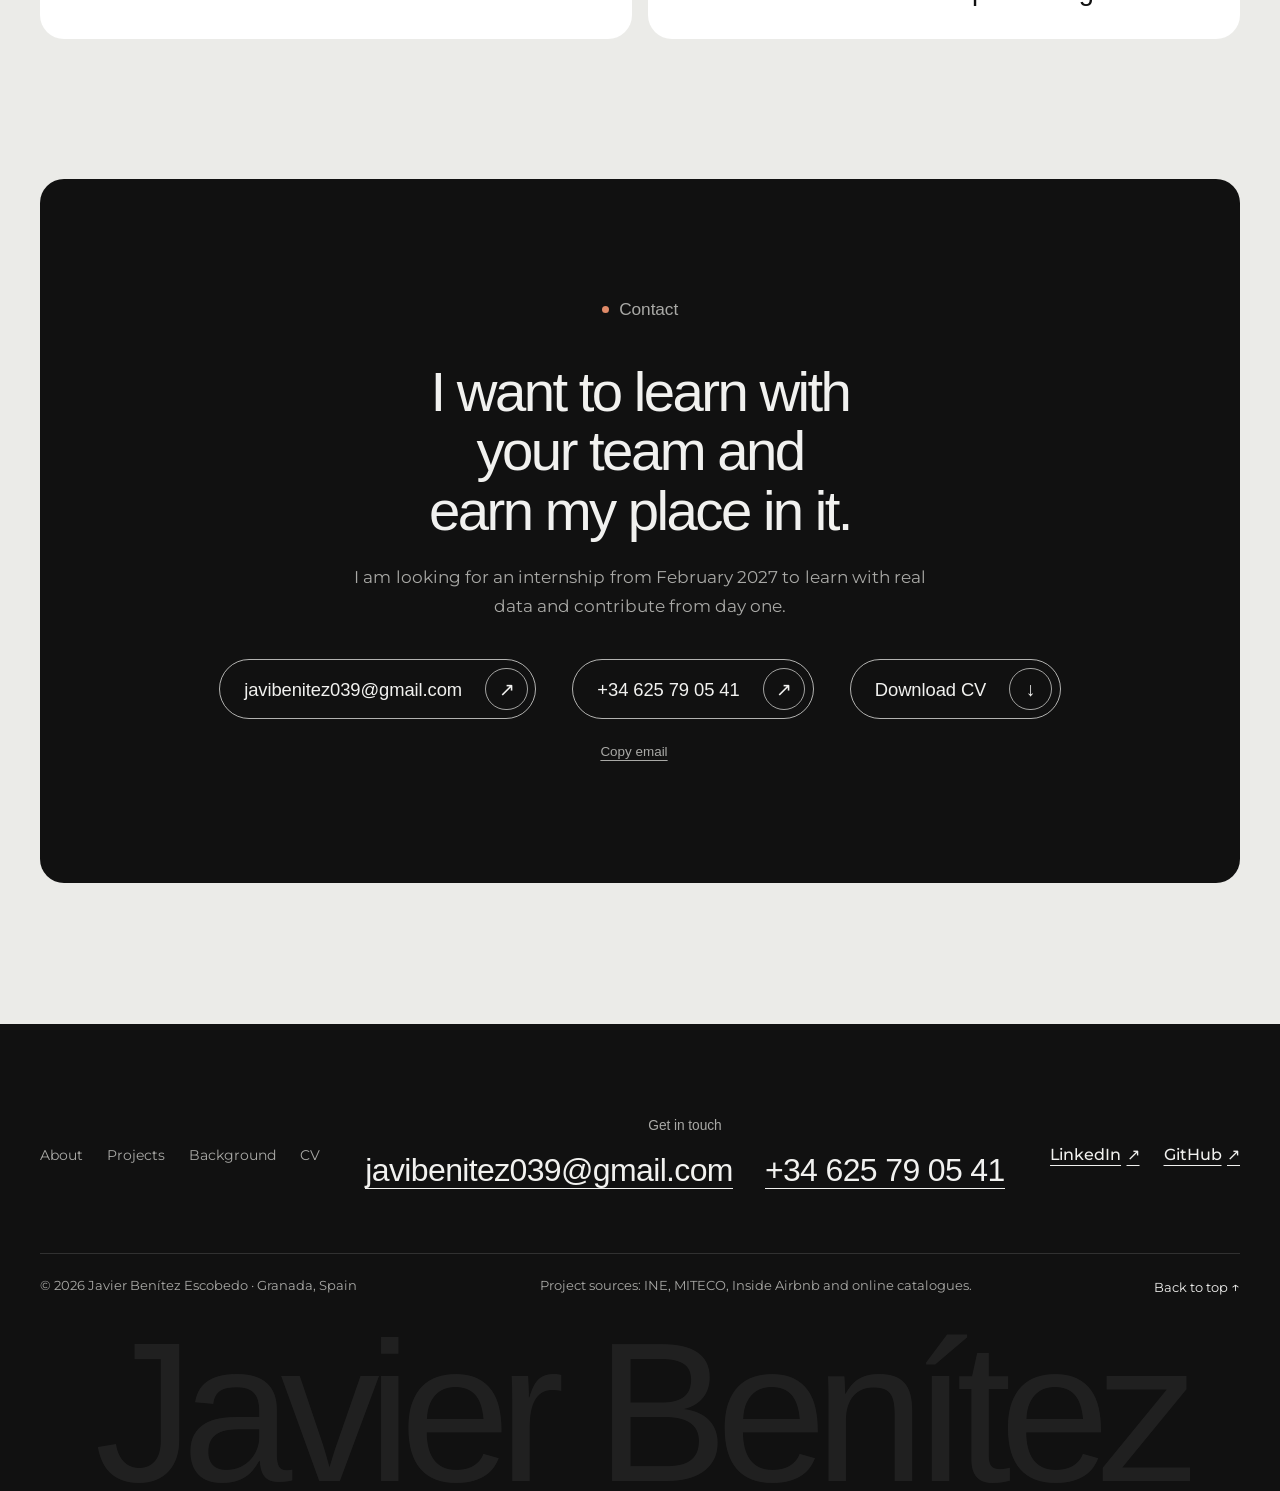
<file: site/en/proyectos/alquiler-turistico-barcelona.html>
<!doctype html>
<html lang="en">
<head>
  <meta charset="utf-8">
  <meta name="viewport" content="width=device-width, initial-scale=1">
  <title>Legal holiday rentals in Barcelona · Case study · Javier Benítez Escobedo</title>
  <meta name="description" content="Before HUTB licences expire in 2028: in which Barcelona neighbourhoods a legal holiday flat really pays, and in which it only seemed to. 15,293 Inside Airbnb listings.">
  <link rel="canonical" href="https://degallo.github.io/en/proyectos/alquiler-turistico-barcelona.html">
  <link rel="alternate" hreflang="es" href="https://degallo.github.io/proyectos/alquiler-turistico-barcelona.html">
  <link rel="alternate" hreflang="x-default" href="https://degallo.github.io/proyectos/alquiler-turistico-barcelona.html">
  <link rel="alternate" hreflang="en" href="https://degallo.github.io/en/proyectos/alquiler-turistico-barcelona.html">
  <meta name="theme-color" content="#EBEBE8">
  <meta name="color-scheme" content="light only">
  <meta name="author" content="Javier Benítez Escobedo">
  <meta name="format-detection" content="telephone=no">
  <link rel="icon" href="../../favicon.svg" type="image/svg+xml">
  <link rel="apple-touch-icon" href="../../apple-touch-icon.png">

  <meta property="og:type" content="article">
  <meta property="og:locale" content="en_GB">
  <meta property="og:site_name" content="Javier Benítez Escobedo">
  <meta property="og:title" content="Legal holiday rentals in Barcelona · Case study">
  <meta property="og:description" content="Before HUTB licences expire in 2028: in which Barcelona neighbourhoods a legal holiday flat really pays, and in which it only seemed to. 15,293 Inside Airbnb listings.">
  <meta property="og:url" content="https://degallo.github.io/en/proyectos/alquiler-turistico-barcelona.html">
  <meta property="og:image" content="https://degallo.github.io/assets/img/og/alquiler-turistico-barcelona.jpg">
  <meta property="og:image:width" content="1200">
  <meta property="og:image:height" content="630">
  <meta property="og:image:alt" content="Cover of the report: Legal holiday rentals in Barcelona">
  <meta name="twitter:card" content="summary_large_image">

  <link rel="preload" href="../../assets/fonts/montserrat-latin.woff2" as="font" type="font/woff2" crossorigin>
  <link rel="stylesheet" href="../../css/styles.css?v=11">
  <script>document.documentElement.classList.add('js');addEventListener('load',function(){if(!window.__jbReady)document.documentElement.classList.remove('js')})</script>
  <script type="application/ld+json">
  {
    "@context": "https://schema.org",
    "@graph": [
      {
        "@type": "Article",
        "headline": "Legal holiday rentals in Barcelona",
        "description": "Before HUTB licences expire in 2028: in which Barcelona neighbourhoods a legal holiday flat really pays, and in which it only seemed to. 15,293 Inside Airbnb listings.",
        "image": "https://degallo.github.io/assets/img/og/alquiler-turistico-barcelona.jpg",
        "datePublished": "2026-08",
        "inLanguage": "en",
        "mainEntityOfPage": "https://degallo.github.io/en/proyectos/alquiler-turistico-barcelona.html",
        "author": {
          "@type": "Person",
          "name": "Javier Benítez Escobedo",
          "url": "https://degallo.github.io/en/"
        }
      },
      {
        "@type": "BreadcrumbList",
        "itemListElement": [
          {
            "@type": "ListItem",
            "position": 1,
            "name": "Home",
            "item": "https://degallo.github.io/en/"
          },
          {
            "@type": "ListItem",
            "position": 2,
            "name": "Projects",
            "item": "https://degallo.github.io/en/#proyectos"
          },
          {
            "@type": "ListItem",
            "position": 3,
            "name": "Legal holiday rentals in Barcelona",
            "item": "https://degallo.github.io/en/proyectos/alquiler-turistico-barcelona.html"
          }
        ]
      }
    ]
  }
  </script>
</head>
<body>
  <a class="skip-link" href="#contenido">Skip to content</a>

  <header class="site-header">
    <div class="container">
      <button class="nav-toggle" type="button" aria-expanded="false" aria-controls="nav">Menu</button>
      <a class="brand" href="../index.html">Javier Benítez<span class="brand__2"> Escobedo</span></a>
      <nav class="nav" id="nav" aria-label="Main">
        <ul>
          <li><a href="../index.html#sobre-mi">About</a></li>
          <li><a href="../index.html#proyectos" aria-current="true">Projects</a></li>
          <li><a href="../index.html#trayectoria">Background</a></li>
          <li><a href="../index.html#contacto">Contact</a></li>
        </ul>
      </nav>
      <div class="header__end">
        <a class="lang" href="../../proyectos/alquiler-turistico-barcelona.html" hreflang="es" lang="es" aria-label="ES · Versión en español">ES</a>
        <a class="btn btn--sm nav__cv" href="../../assets/docs/CV_Javier_Benitez_Escobedo.pdf" download><span class="nav__cv-long">Download&nbsp;</span>CV<span class="visually-hidden"> (PDF, 473 KB)</span></a>
      </div>
    </div>
  </header>

  <main id="contenido">
    <section class="container case-hero" aria-labelledby="titulo">
      <a class="back" href="../index.html#proyectos"><span aria-hidden="true">←</span> All projects</a>
      <p><span class="pill">Market analysis · Inside Airbnb</span></p>
      <h1 id="titulo">Legal holiday rentals in Barcelona</h1>
      <p class="case-hero__sub">29 months of HUTB licences left (as of the snapshot, June 2026). In which neighbourhoods does a legal holiday flat really pay, and in which did it only seem to?</p>
      <div class="case-hero__actions">
        <a class="btn btn--sm" href="../../assets/docs/alquiler-turistico-barcelona.pdf" download hreflang="es">PDF report (ES) · 1.2 MB</a>
      </div>
      <figure class="case-cover">
        <img src="../../assets/img/proyectos/alquiler-turistico-bcn/pagina-01.webp" srcset="../../assets/img/proyectos/alquiler-turistico-bcn/pagina-01-800.webp 800w, ../../assets/img/proyectos/alquiler-turistico-bcn/pagina-01-1200.webp 1200w, ../../assets/img/proyectos/alquiler-turistico-bcn/pagina-01.webp 1600w" sizes="(max-width: 1320px) 94vw, 1240px" width="1600" height="900" fetchpriority="high"
             alt="Cover of the report on the profitability of legal holiday rentals in Barcelona (in Spanish), asking in which neighbourhoods a legal holiday flat really pays.">
        <figcaption class="case-cover__note">Report slides are shown in their original Spanish.</figcaption>
      </figure>
    </section>

    <div class="container case-layout">
      <aside class="ficha" aria-labelledby="ficha-titulo">
        <h2 id="ficha-titulo">Project sheet</h2>
        <dl>
          <div><dt>Date</dt><dd>August 2026 · snapshot of 25/06/2026</dd></div>
          <div><dt>Sources</dt><dd>Inside Airbnb, Barcelona snapshot of 25/06/2026 (15,293 listings) · Neighbourhood and district boundaries: Barcelona City Council via bcn-geodata</dd></div>
          <div><dt>Tools</dt><dd>SQL (SQLite) · Looker Studio · choropleth maps</dd></div>
          <div><dt>Volume</dt><dd>15,293 listings → 6,520 comparable HUTB flats · 48 neighbourhoods</dd></div>
          <div><dt>Currency</dt><dd>US dollars ($), as Inside Airbnb publishes prices.</dd></div>
          <div><dt>Licence</dt><dd>HUTB: Barcelona's licence for tourist-use homes, which expires in November 2028.</dd></div>
        </dl>
        <div class="ficha__actions">
          <a class="btn" href="../../assets/docs/alquiler-turistico-barcelona.pdf" download hreflang="es">Download PDF report (ES) · 19 slides · 1.2 MB</a>
        </div>
        <nav class="ficha__toc" aria-label="On this page" data-spy>
          <ol>
            <li><a href="#resumen">Summary</a></li>
            <li><a href="#pregunta">The question</a></li>
            <li><a href="#mercado">The market today</a></li>
            <li><a href="#metrica">The metric</a></li>
            <li><a href="#embudo">The funnel</a></li>
            <li><a href="#hallazgos">Findings</a></li>
            <li><a href="#limitaciones">Limitations</a></li>
            <li><a href="#uso">How to use it</a></li>
            <li><a href="#conclusion">Conclusion</a></li>
          </ol>
        </nav>
      </aside>

      <article class="case-body">
        <section id="resumen" class="summary" aria-labelledby="resumen-t">
          <h2 id="resumen-t" class="summary__title">Summary</h2>
          <dl class="summary__list">
            <div><dt>Question</dt><dd>Where should the remaining HUTB licences be concentrated before November 2028?</dd></div>
            <div><dt>Result</dt><dd>After correcting the metric, the total barely changes ($244.0M vs $241.5M), but the ranking of neighbourhoods does (rank correlation 0.31).</dd></div>
            <div><dt>Tools and sources</dt><dd>SQL · Looker Studio · Inside Airbnb</dd></div>
          </dl>
        </section>

        <section id="cifras" aria-label="Key figures">
          <div class="kpis">
            <div class="kpi reveal"><p class="kpi__num">15,293</p><p class="kpi__label">active listings in Barcelona</p></div>
            <div class="kpi reveal" style="--d:.06s"><p class="kpi__num">6,520</p><p class="kpi__label">HUTB flats with usable data</p></div>
            <div class="kpi reveal"><p class="kpi__num">57%</p><p class="kpi__label">of the universe excluded for price, licence or type of accommodation</p></div>
            <div class="kpi reveal" style="--d:.06s"><p class="kpi__num">$242M</p><p class="kpi__label">estimated annual revenue of the legal HUTB market</p></div>
          </div>
        </section>

        <section id="pregunta" aria-labelledby="pregunta-t">
          <p class="eyebrow">The business question</p>
          <h2 id="pregunta-t">Where should the remaining licences be concentrated before November 2028?</h2>
          <p class="lead">On 24 November 2028 every HUTB licence in Barcelona expires: the city's Special Plan does not renew them and Spain's Constitutional Court upheld the measure.</p>
          <p><strong>Who it is for:</strong> a holiday rental management company that has to decide today which flats to invest refurbishment, acquisition and staff in, and which to exit first.</p>
          <figure class="figure reveal">
            <a href="../../assets/img/proyectos/alquiler-turistico-bcn/pagina-02.webp"><img src="../../assets/img/proyectos/alquiler-turistico-bcn/pagina-02.webp" srcset="../../assets/img/proyectos/alquiler-turistico-bcn/pagina-02-800.webp 800w, ../../assets/img/proyectos/alquiler-turistico-bcn/pagina-02-1200.webp 1200w, ../../assets/img/proyectos/alquiler-turistico-bcn/pagina-02.webp 1600w" sizes="(max-width: 1080px) 94vw, 820px" width="1600" height="900" loading="lazy" decoding="async" alt="Slide with the business question and key figures: 15,293 active listings, 6,520 HUTB flats with usable data, 57% of the universe excluded and $242M of estimated annual revenue."></a>
            <figcaption><b>The business question and the key figures.</b> Figures in dollars, the currency Inside Airbnb uses for prices.</figcaption>
          </figure>
        </section>

        <section id="mercado" aria-labelledby="mercado-t">
          <p class="eyebrow">The market today</p>
          <h2 id="mercado-t">Fewer than half of the listings with a price have an HUTB licence.</h2>
          <p>Of 13,355 listings with a price, only <strong>48.7%</strong> have an HUTB licence (7,195 listings, the ones that disappear in 2028). <strong>25.4%</strong> are already seasonal rentals, a category that 2028 does not affect. 19.9% do not declare any information (not necessarily irregular).</p>
        </section>

        <section id="metrica" aria-labelledby="metrica-t">
          <p class="eyebrow">The metric and its adjustment</p>
          <h2 id="metrica-t">Estimated annual revenue per flat.</h2>
          <p class="formula"><small>Dataset formula</small>price per night × (365 − available nights)</p>
          <div class="is-isnt">
            <div>
              <h3>What it signals</h3>
              <p>The ceiling of gross revenue if every blocked night were a night sold.</p>
            </div>
            <div>
              <h3>What it is not</h3>
              <p>It is not profit (it does not deduct management, cleaning, commissions or taxes), nor actual occupancy.</p>
            </div>
          </div>
          <div class="example">
            <p><strong>Real case · a penthouse in Sarrià:</strong> $451 a night, 31 available nights, 0 reviews in 12 months, last review in April 2024 → <strong>$150,634 a year</strong> according to the formula. That one flat, on its own, made Sarrià look like the most profitable neighbourhood.</p>
          </div>

          <div class="callout reveal">
            <p class="callout__tag">The adjustment · distrust the calendar</p>
            <h3>The calendar is replaced by occupancy estimated from the pace of reviews.</h3>
            <p>395 HUTB flats (6.0%) have their calendar closed for more than 200 nights and almost no reviews; 129 have none in 12 months. They contribute $29.5M a year with the dataset formula (12.1% of the market) and $1.3M with the review model.</p>
            <p>Correlation between the two estimates of occupied nights: <strong>0.15</strong>. In total they almost match ($244.0M vs $241.5M, 1%), but neighbourhood by neighbourhood they do not: rank correlation <strong>0.31</strong>.</p>
          </div>
        </section>

        <section id="embudo" aria-labelledby="embudo-t">
          <p class="eyebrow">The funnel</p>
          <h2 id="embudo-t">From 15,293 listings to 6,520 comparable flats.</h2>
          <ol class="funnel">
            <li><div class="funnel__bar"><span style="--w:100%"></span><b>15,293</b></div><div class="funnel__txt"><span>Active listings in Barcelona</span><span>June 2026 snapshot</span></div></li>
            <li><div class="funnel__bar"><span style="--w:87.3%; --d:.1s"></span><b>13,355</b></div><div class="funnel__txt"><span>With a published price per night</span><span>−1,938</span></div></li>
            <li><div class="funnel__bar"><span style="--w:47%; --d:.2s"></span><b>7,195</b></div><div class="funnel__txt"><span>With an HUTB licence</span><span>−6,160</span></div></li>
            <li><div class="funnel__bar"><span style="--w:42.8%; --d:.3s"></span><b>6,548</b></div><div class="funnel__txt"><span>Entire home</span><span>−647</span></div></li>
            <li><div class="funnel__bar"><span style="--w:42.6%; --d:.4s"></span><b>6,520</b></div><div class="funnel__txt"><span>In neighbourhoods with 5 or more HUTB flats</span><span>−28 (13 neighbourhoods)</span></div></li>
          </ol>
          <p class="funnel-note">The 13 excluded neighbourhoods add up to 28 listings.</p>
          <figure class="figure reveal">
            <a href="../../assets/img/proyectos/alquiler-turistico-bcn/pagina-08.webp"><img src="../../assets/img/proyectos/alquiler-turistico-bcn/pagina-08.webp" srcset="../../assets/img/proyectos/alquiler-turistico-bcn/pagina-08-800.webp 800w, ../../assets/img/proyectos/alquiler-turistico-bcn/pagina-08-1200.webp 1200w, ../../assets/img/proyectos/alquiler-turistico-bcn/pagina-08.webp 1600w" sizes="(max-width: 1080px) 94vw, 820px" width="1600" height="900" loading="lazy" decoding="async" alt="Bar funnel: 15,293 active listings, 13,355 with a price, 7,195 with an HUTB licence, 6,548 entire homes and 6,520 in neighbourhoods with 5 or more HUTB flats, with the reason for each exclusion."></a>
            <figcaption><b>The funnel in the report</b>, with the reason for each exclusion alongside.</figcaption>
          </figure>
        </section>

        <section id="hallazgos" aria-labelledby="hallazgos-t">
          <p class="eyebrow">Findings</p>
          <h2 id="hallazgos-t">Three groups, three mechanisms.</h2>
          <figure class="figure reveal">
            <a href="../../assets/img/proyectos/alquiler-turistico-bcn/pagina-07.webp"><img src="../../assets/img/proyectos/alquiler-turistico-bcn/pagina-07.webp" srcset="../../assets/img/proyectos/alquiler-turistico-bcn/pagina-07-800.webp 800w, ../../assets/img/proyectos/alquiler-turistico-bcn/pagina-07-1200.webp 1200w, ../../assets/img/proyectos/alquiler-turistico-bcn/pagina-07.webp 1600w" sizes="(max-width: 1080px) 94vw, 820px" width="1600" height="900" loading="lazy" decoding="async" alt="Map of Barcelona by neighbourhood showing estimated annual revenue per HUTB flat, darker for higher values, next to a table of the top ten neighbourhoods, led by Diagonal Mar."></a>
            <figcaption><b>The map.</b> Annual revenue per HUTB flat, corrected with the review model, in the 48 neighbourhoods with 5 or more flats.</figcaption>
          </figure>

          <div class="table-wrap reveal" tabindex="0" role="region" aria-label="Top ten neighbourhoods">
            <table>
              <caption>Top 10 · annual revenue per flat (corrected)</caption>
              <thead><tr><th scope="col">#</th><th scope="col">Neighbourhood</th><th scope="col" class="num">Revenue per flat ($)</th><th scope="col" class="num">Flats</th></tr></thead>
              <tbody>
                <tr><td>1</td><td>Diagonal Mar</td><td class="num">47,739</td><td class="num">73</td></tr>
                <tr><td>2</td><td>Sant Martí de Provençals</td><td class="num">45,970</td><td class="num">11</td></tr>
                <tr><td>3</td><td>la Dreta de l'Eixample</td><td class="num">45,505</td><td class="num">1,081</td></tr>
                <tr><td>4</td><td>el Fort Pienc</td><td class="num">45,311</td><td class="num">238</td></tr>
                <tr><td>5</td><td>l'Antiga Esquerra</td><td class="num">44,671</td><td class="num">378</td></tr>
                <tr><td>6</td><td>la Sagrada Família</td><td class="num">43,350</td><td class="num">559</td></tr>
                <tr><td>7</td><td>el Camp d'en Grassot</td><td class="num">42,777</td><td class="num">123</td></tr>
                <tr><td>8</td><td>la Vila Olímpica</td><td class="num">41,672</td><td class="num">65</td></tr>
                <tr><td>9</td><td>la Vila de Gràcia</td><td class="num">39,744</td><td class="num">461</td></tr>
                <tr><td>10</td><td>el Parc i la Llacuna</td><td class="num">39,699</td><td class="num">85</td></tr>
              </tbody>
            </table>
          </div>
          <p>Median of the 48 neighbourhoods: $31,967. Between the first and the last, a 23-fold difference.</p>

          <div class="groups">
            <div class="group reveal">
              <p class="group__tag">Eixample engine · confirmed by both metrics</p>
              <h3>5 adjacent neighbourhoods, 2,379 HUTB flats and an average of $44,700 a year per flat.</h3>
              <p>Dreta de l'Eixample, Fort Pienc, Antiga Esquerra, Sagrada Família and Camp d'en Grassot. None falls below $42,700.</p>
            </div>
            <div class="group reveal">
              <p class="group__tag">Rising niches</p>
              <h3>Neighbourhoods the dataset undervalued: they climb between 8 and 26 places after the correction.</h3>
              <p>Diagonal Mar, Sant Martí de Provençals, Hostafrancs, el Camp de l'Arpa and la Salut. Diagonal Mar, with 73 flats, is the most solid and ranks first in the city.</p>
            </div>
            <div class="group reveal">
              <p class="group__tag">Calendar traps</p>
              <h3>The ones that fall most after the correction.</h3>
              <p>El Besòs i el Maresme, Sarrià, el Clot, les Corts and la Verneda. Sarrià drops from $67,870 to $26,100 per flat; without the penthouse, $51,317.</p>
            </div>
          </div>

          <figure class="figure reveal">
            <a href="../../assets/img/proyectos/alquiler-turistico-bcn/pagina-13.webp"><img src="../../assets/img/proyectos/alquiler-turistico-bcn/pagina-13.webp" srcset="../../assets/img/proyectos/alquiler-turistico-bcn/pagina-13-800.webp 800w, ../../assets/img/proyectos/alquiler-turistico-bcn/pagina-13-1200.webp 1200w, ../../assets/img/proyectos/alquiler-turistico-bcn/pagina-13.webp 1600w" sizes="(max-width: 1080px) 94vw, 820px" width="1600" height="900" loading="lazy" decoding="async" alt="Two scatter plots by neighbourhood, number of HUTB flats against revenue per flat: with the calendar proxy the cloud is scattered (rank correlation 0.16); with the review model it lines up (0.48) and the Eixample engine, the rising niches and the calendar traps separate."></a>
            <figcaption><b>The metric created the inconsistency, not the market.</b> With the review model, the correlation between number of flats and revenue per flat rises from 0.16 to 0.48.</figcaption>
          </figure>

          <div class="callout reveal">
            <p class="callout__tag">Triangulation</p>
            <h3>A private host with a single flat earns more per unit than a large portfolio.</h3>
            <p>A private host with one flat earns $47,021 a year; a portfolio of more than 20 flats, $31,077 (34% less per unit). The nightly price is flat ($285–298); what falls is occupancy, reviews and the superhost badge (from 55% to 15%).</p>
          </div>

          <h3>By district</h3>
          <p>Eixample holds 3,073 of the 6,520 flats (47%) and the highest revenue per flat ($41,600). Ciutat Vella earns less than assumed ($31,116). Les Corts is where the calendar deviates most ($41,073 vs $26,460).</p>
        </section>

        <section id="limitaciones" aria-labelledby="limitaciones-t">
          <p class="eyebrow">Limitations</p>
          <h2 id="limitaciones-t">What this analysis does not answer.</h2>
          <ol class="numbered">
            <li>It is gross revenue, not profit.</li>
            <li>The review model caps occupancy at 70% of the year: it underestimates the best performers.</li>
            <li>It is a snapshot from June 2026, not a time series.</li>
            <li>Averages for small neighbourhoods remain fragile (Sarrià and la Verneda: 6 flats).</li>
            <li>It is market intelligence: it does not replace a portfolio's internal data.</li>
          </ol>
        </section>

        <section id="uso" aria-labelledby="uso-t">
          <p class="eyebrow">How to use it</p>
          <h2 id="uso-t">Three decisions, each with its stopping rule.</h2>
          <ol class="numbered">
            <li><strong>Focus retention on the Eixample corridor</strong> (2,379 flats).<span class="stop">if the block's revenue per flat falls below $40,000 in the next snapshot, revisit the thesis.</span></li>
            <li><strong>Test the niches before prices rise</strong> (Diagonal Mar, el Camp de l'Arpa).<span class="stop">do not commit capital in neighbourhoods with fewer than 50 flats without confirming with your own data.</span></li>
            <li><strong>Drop the neighbourhoods that only looked profitable from the plan.</strong><span class="stop">bring them back only if your own booking history contradicts the review signal.</span></li>
          </ol>
        </section>

        <section id="conclusion" aria-labelledby="conclusion-t">
          <div class="conclusion reveal">
            <p class="eyebrow" id="conclusion-t">Conclusion</p>
            <blockquote>The map of the business changes when you change how you measure it.</blockquote>
            <p>The $242M of the legal HUTB market is the same with either metric; what changes is which neighbourhood it is attributed to.</p>
            <p><strong>Why it is reliable:</strong> two estimates with different sources of error match in aggregate, and the disagreements fall where they were expected: in neighbourhoods with few flats.</p>
          </div>
          <figure class="figure reveal">
            <a href="../../assets/img/proyectos/alquiler-turistico-bcn/pagina-19.webp"><img src="../../assets/img/proyectos/alquiler-turistico-bcn/pagina-19.webp" srcset="../../assets/img/proyectos/alquiler-turistico-bcn/pagina-19-800.webp 800w, ../../assets/img/proyectos/alquiler-turistico-bcn/pagina-19-1200.webp 1200w, ../../assets/img/proyectos/alquiler-turistico-bcn/pagina-19.webp 1600w" sizes="(max-width: 1080px) 94vw, 820px" width="1600" height="900" loading="lazy" decoding="async" alt="Conclusion slide: “The map of the business changes when you change how you measure it”."></a>
            <figcaption><b>The report's conclusion.</b></figcaption>
          </figure>
        </section>
      </article>
    </div>

    <div class="container">
      <nav class="case-nav" aria-label="Other projects">
        <a href="ilusion-descuento.html"><small>← Previous</small><span>The discount illusion</span></a>
        <a href="posicionamiento-moda.html"><small>Next →</small><span>Price positioning in fashion</span></a>
      </nav>
    </div>

    <section class="section section--tight" style="padding-top: var(--section)" aria-labelledby="contacto-titulo">
      <div class="container">
        <div class="cta reveal">
          <p class="eyebrow">Contact</p>
          <h2 id="contacto-titulo">I want to learn with your team and earn my place in it.</h2>
          <p>I am looking for an internship from February 2027 to learn with real data and contribute from day one.</p>
          <div class="cta__actions">
            <a class="btn btn--light" href="mailto:javibenitez039@gmail.com">javibenitez039@gmail.com</a>
            <a class="btn btn--light" href="tel:+34625790541">+34&nbsp;625&nbsp;79&nbsp;05&nbsp;41</a>
            <a class="btn btn--light" href="../../assets/docs/CV_Javier_Benitez_Escobedo.pdf" download>Download CV<span class="visually-hidden"> (PDF, 473 KB)</span></a>
          </div>
        </div>
      </div>
    </section>
  </main>

  <footer class="site-footer">
    <div class="container">
      <div class="footer__top">
        <nav class="footer__nav" aria-label="Footer">
          <ul>
            <li><a href="../index.html#sobre-mi">About</a></li>
            <li><a href="../index.html#proyectos">Projects</a></li>
            <li><a href="../index.html#trayectoria">Background</a></li>
            <li><a href="../../assets/docs/CV_Javier_Benitez_Escobedo.pdf" download>CV<span class="visually-hidden"> (PDF, 473 KB)</span></a></li>
          </ul>
        </nav>
        <div class="footer__contact">
          <p class="label">Get in touch</p>
          <a href="mailto:javibenitez039@gmail.com">javibenitez039@gmail.com</a>
          <a href="tel:+34625790541">+34&nbsp;625&nbsp;79&nbsp;05&nbsp;41</a>
        </div>
        <ul class="footer__social">
          <li><a class="link-arrow" href="https://www.linkedin.com/in/javierbenitezescobedo" rel="me noopener" target="_blank">LinkedIn <span class="arrow" aria-hidden="true">↗</span><span class="visually-hidden"> (opens in a new tab)</span></a></li>
          <li><a class="link-arrow" href="https://github.com/degallo" rel="me noopener" target="_blank">GitHub <span class="arrow" aria-hidden="true">↗</span><span class="visually-hidden"> (opens in a new tab)</span></a></li>
        </ul>
      </div>
      <div class="footer__bottom">
        <span>© <span data-year>2026</span> Javier Benítez Escobedo · Granada, Spain</span>
        <span>Project sources: INE, MITECO, Inside Airbnb and online catalogues.</span>
        <a class="to-top" href="#contenido">Back to top <span aria-hidden="true">↑</span></a>
      </div>
    </div>
    <p class="footer__name" aria-hidden="true" data-text="Javier Benítez"></p>
  </footer>

  <script src="../../js/main.js?v=11" defer></script>
</body>
</html>
</file>
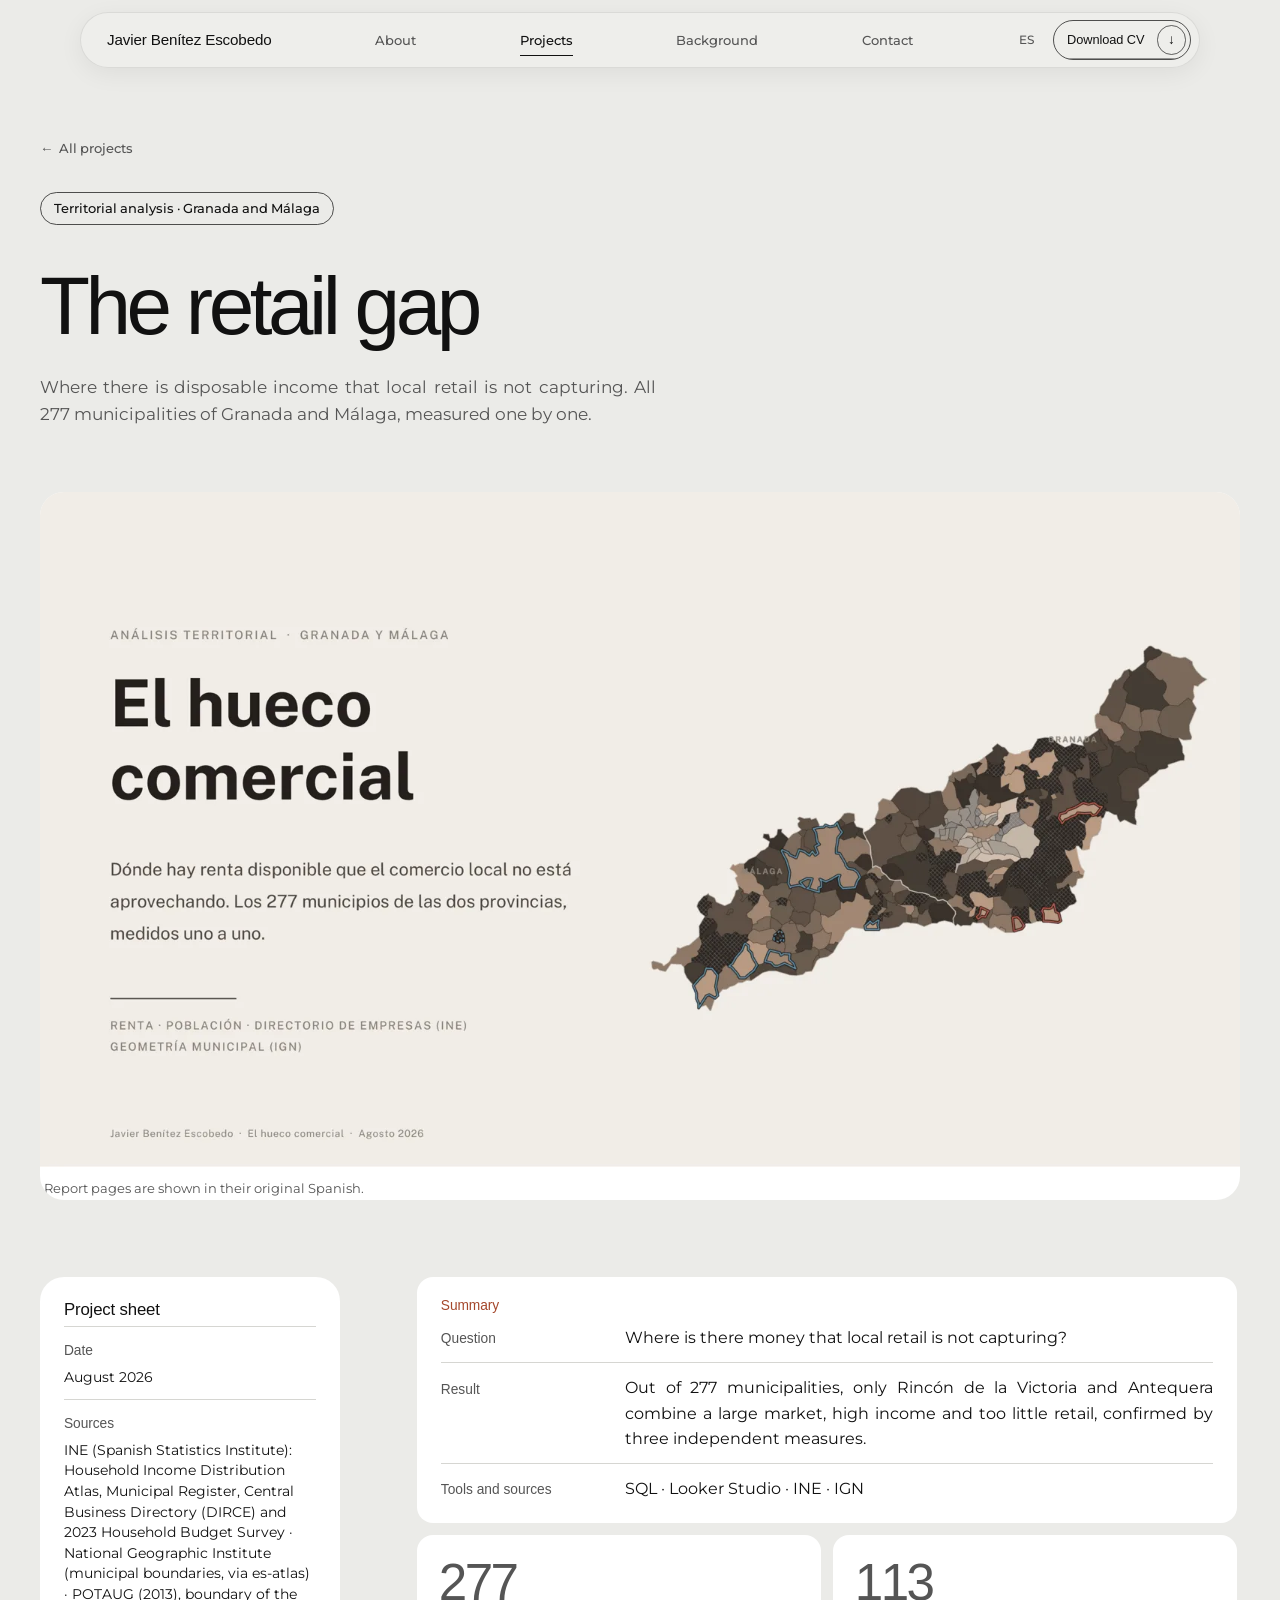
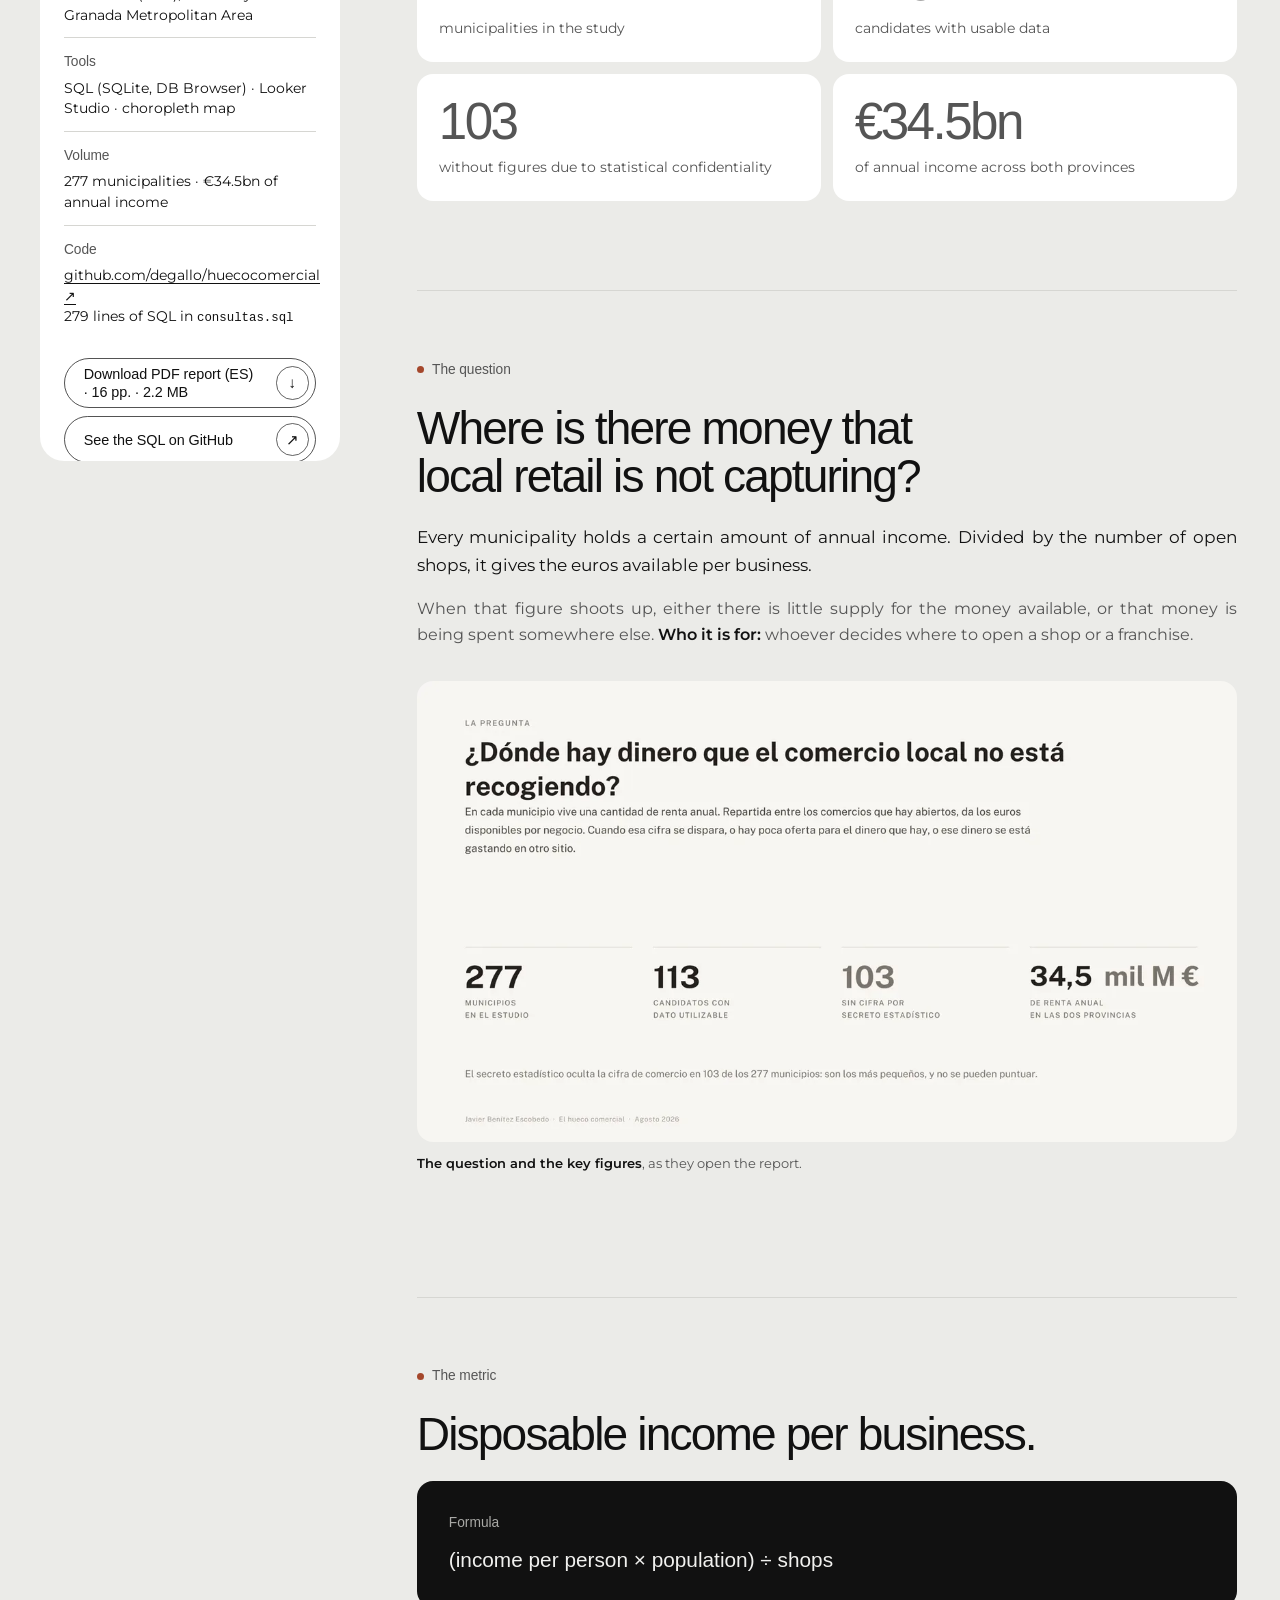
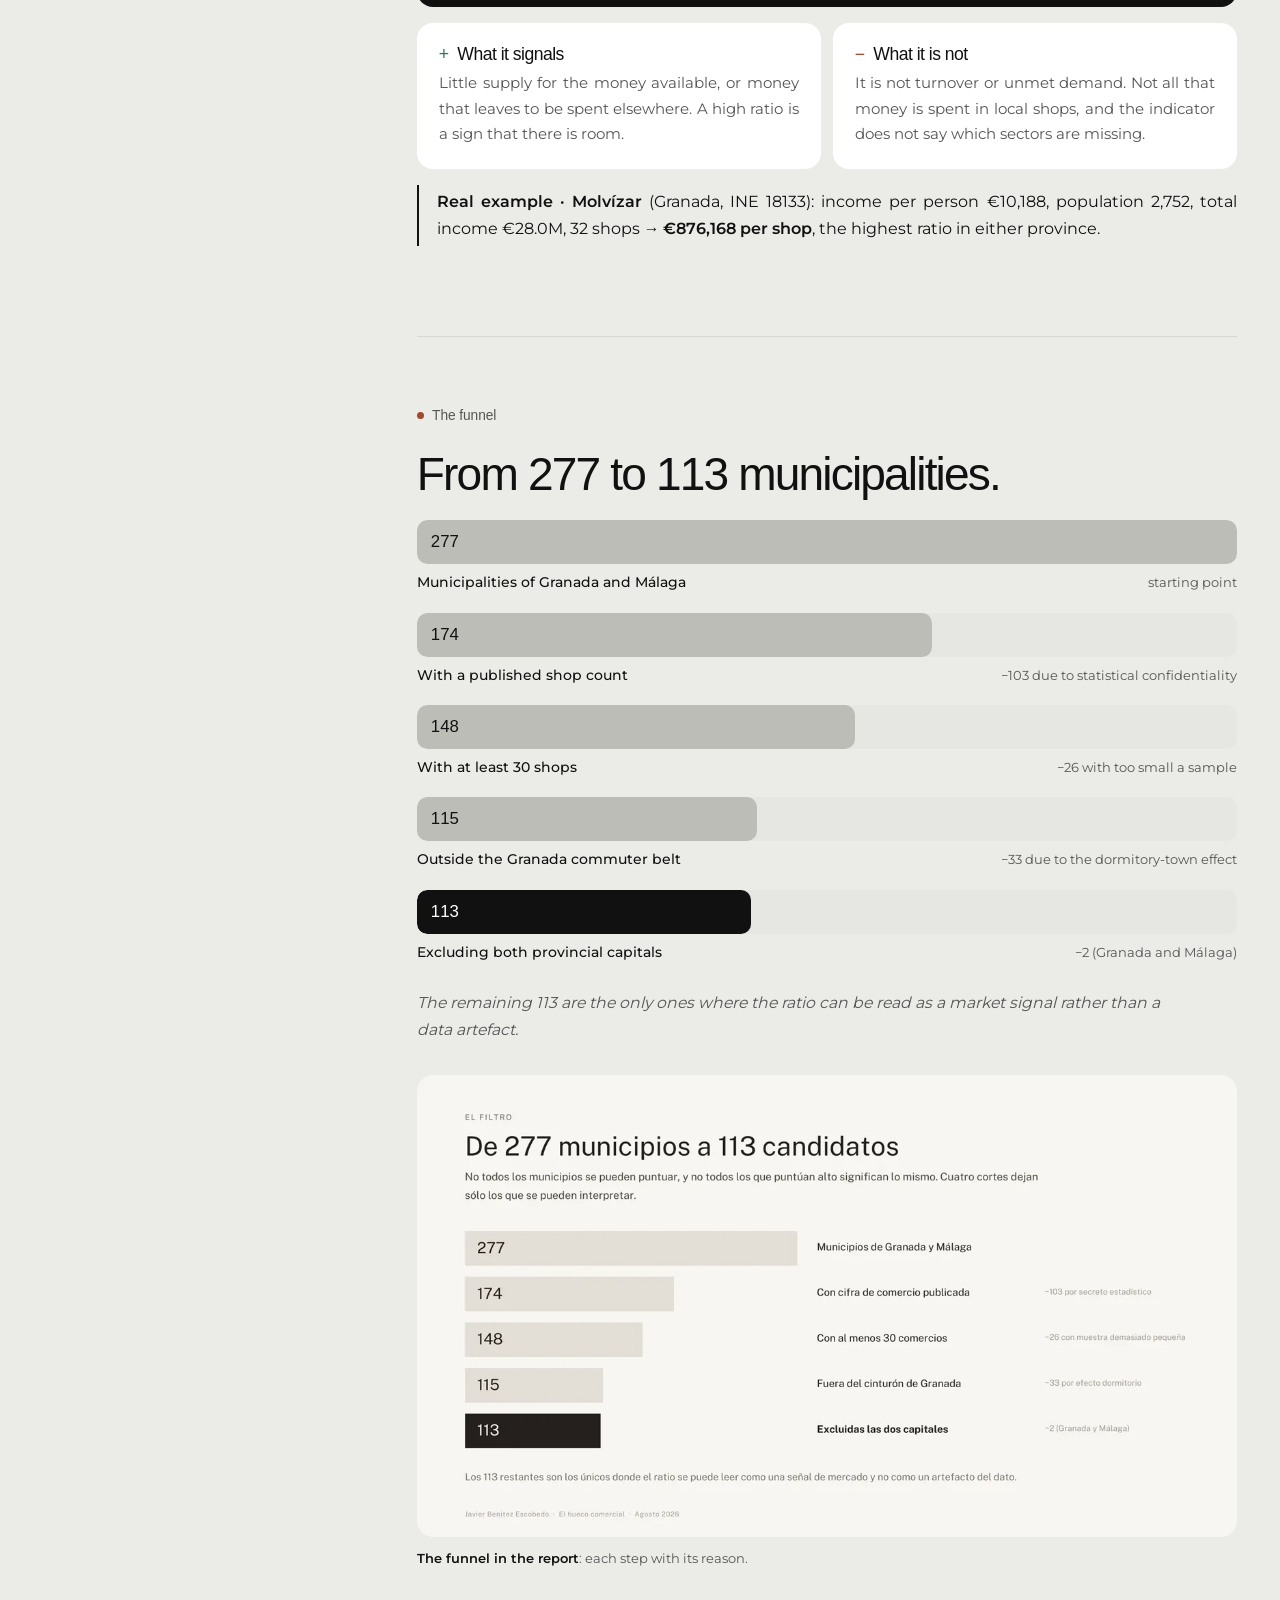
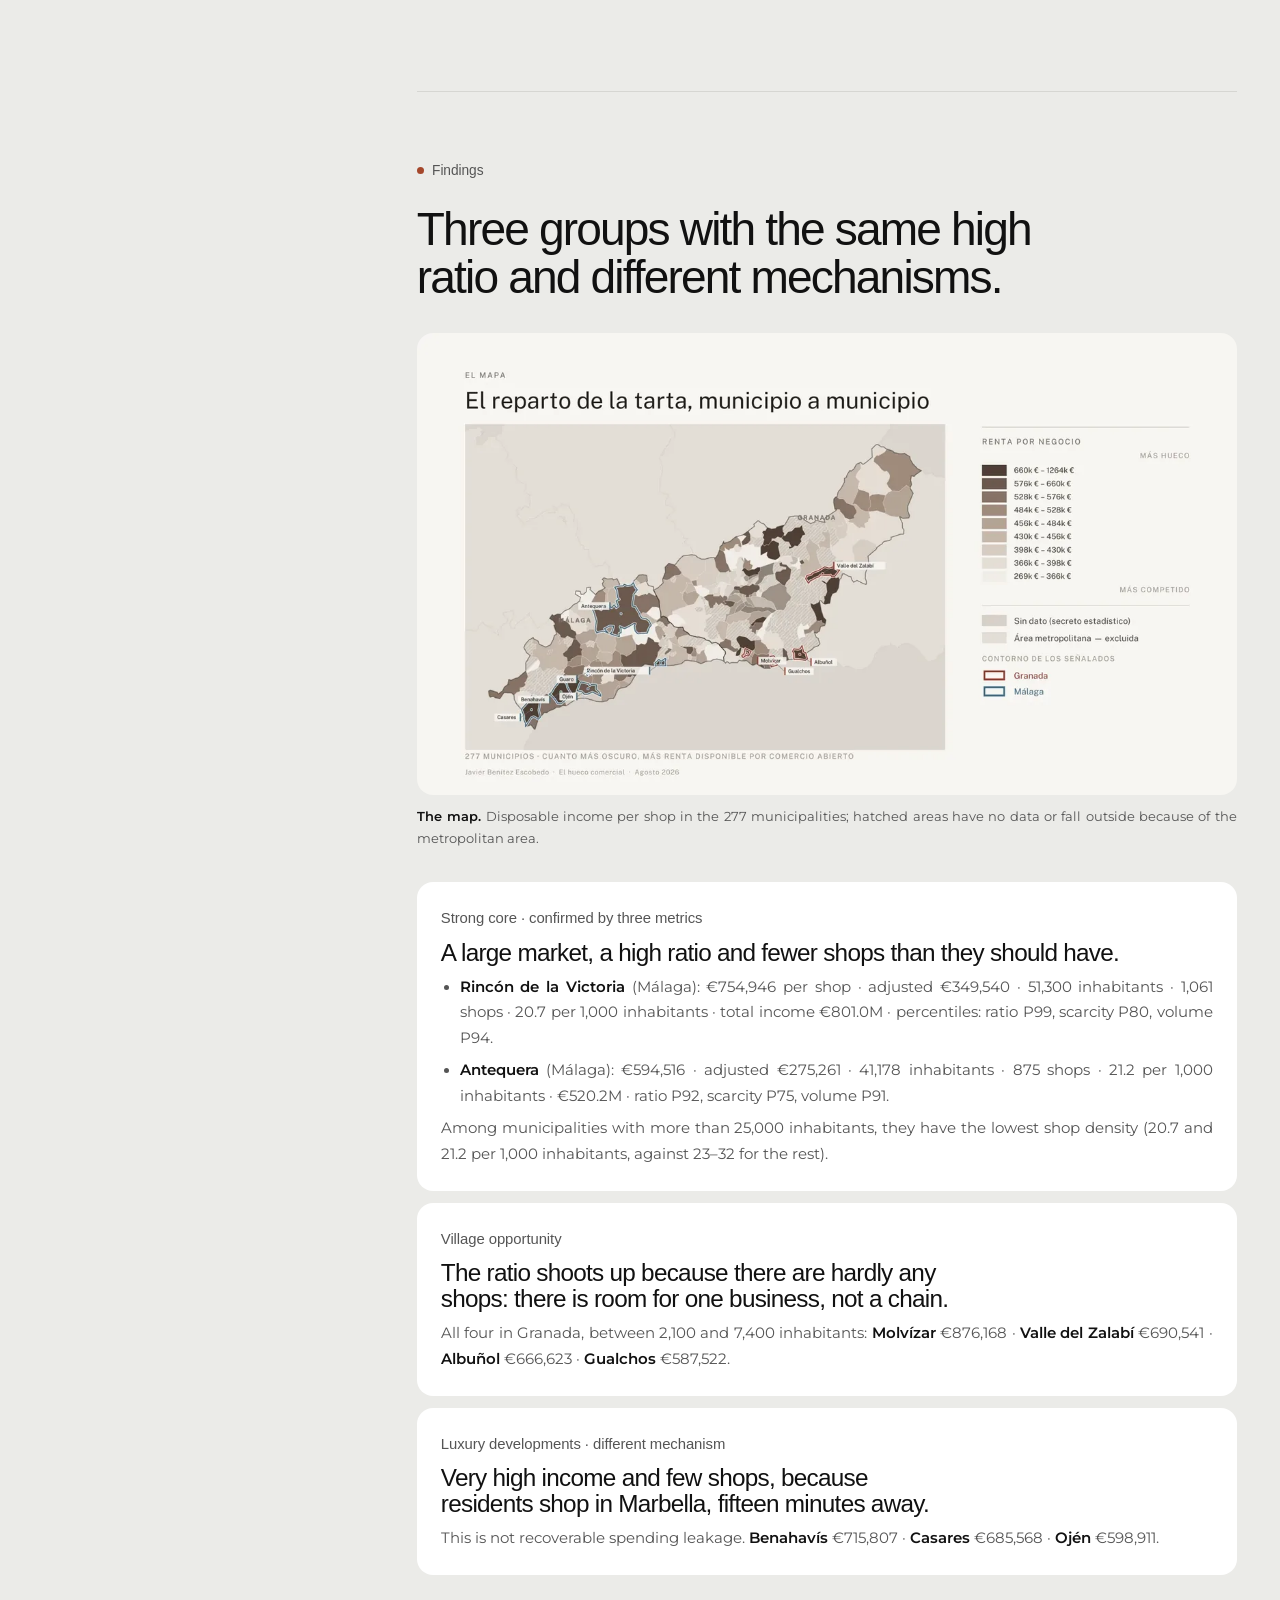
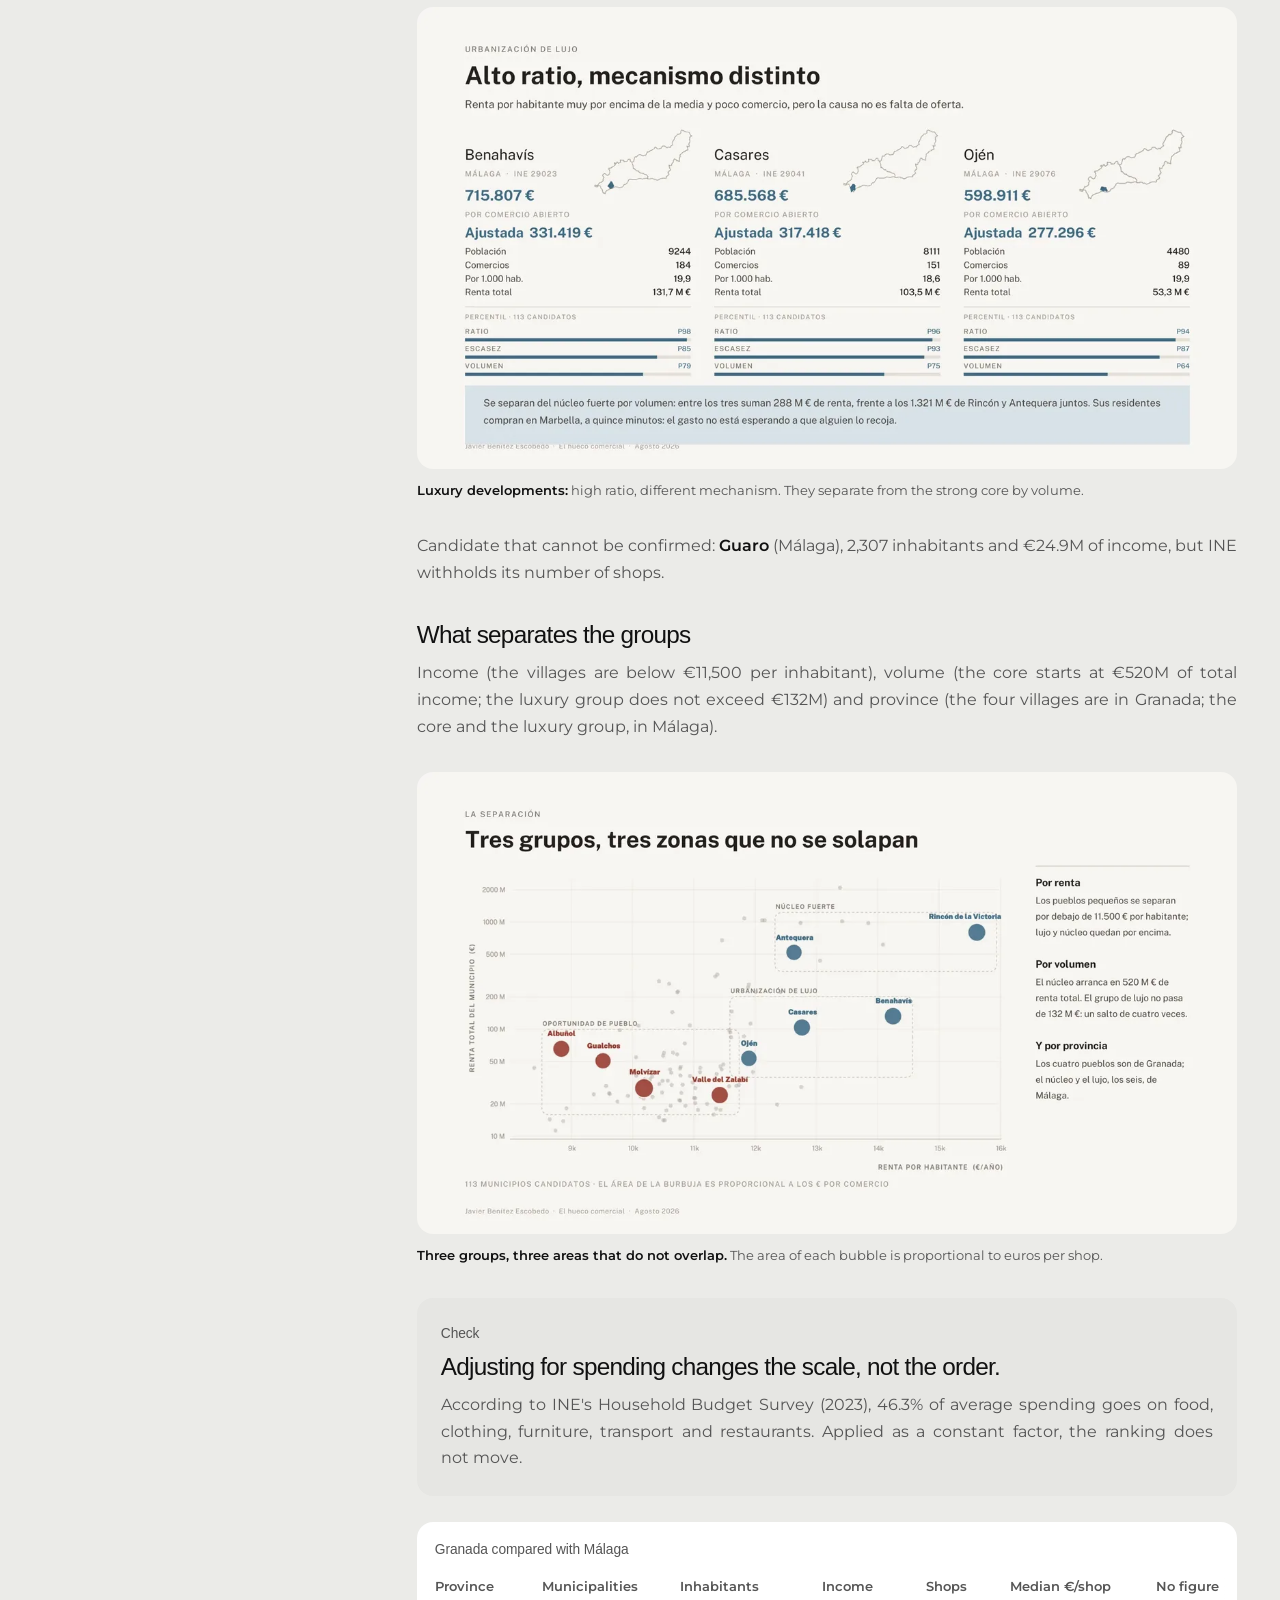
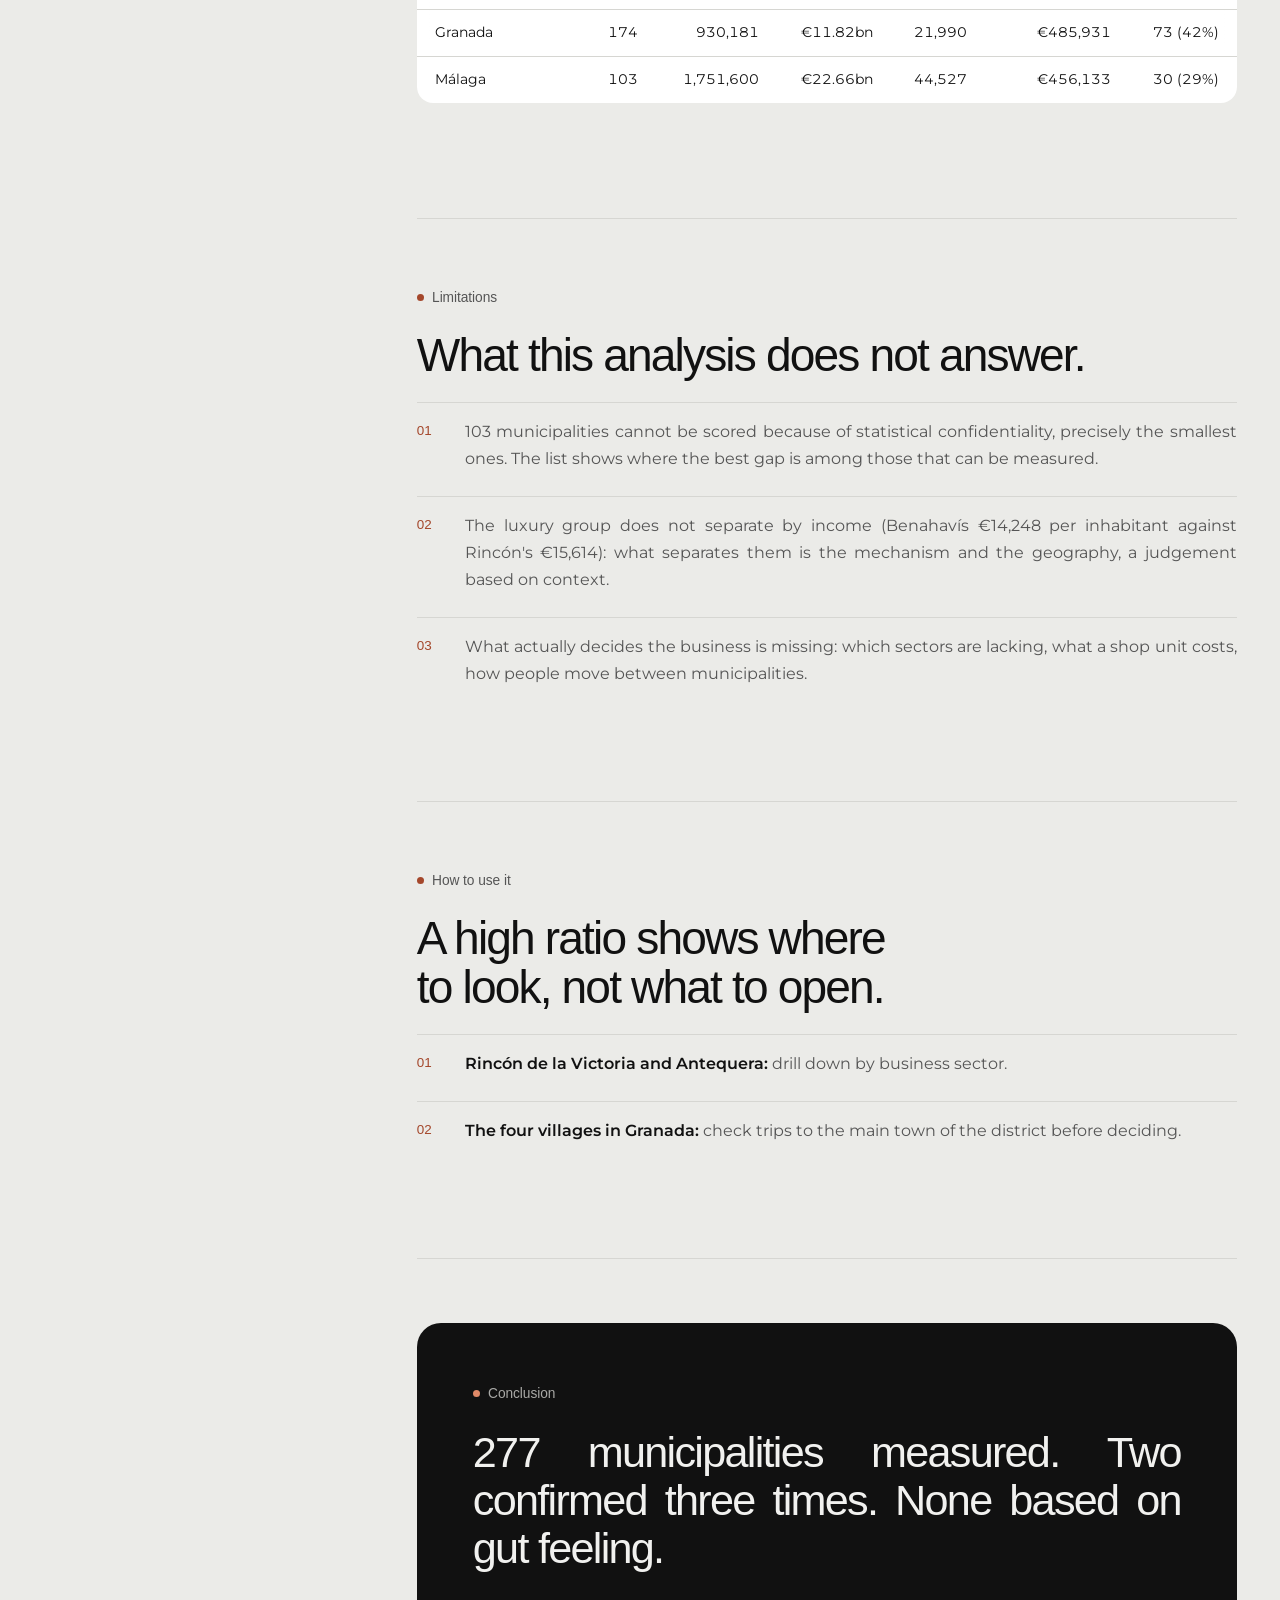
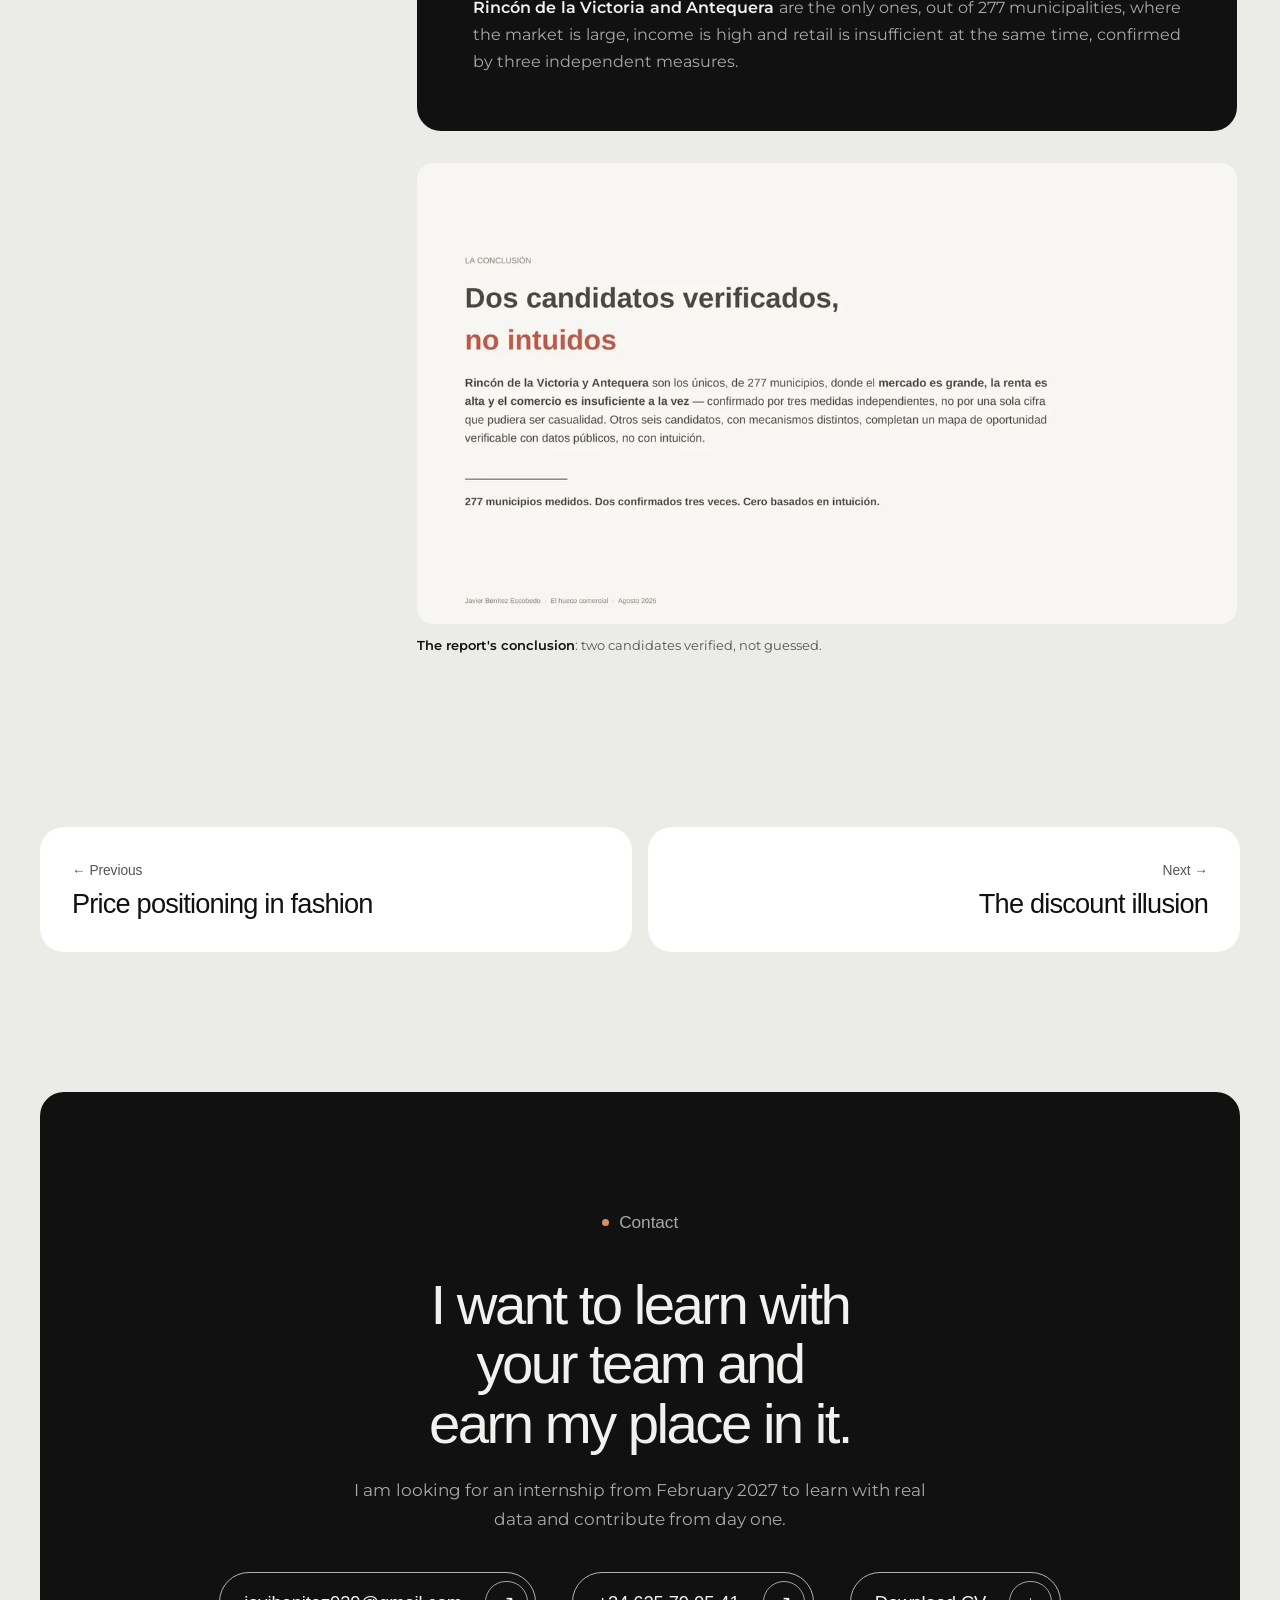
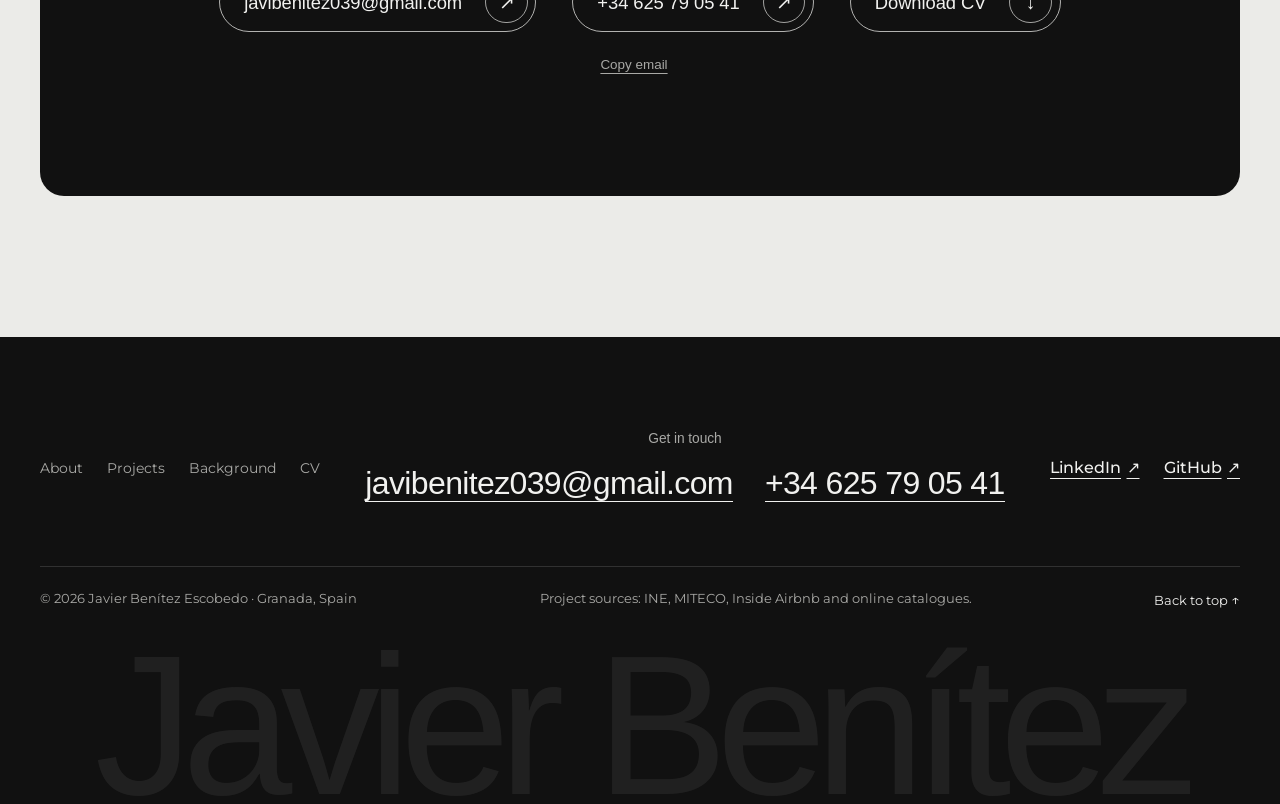
<file: site/en/proyectos/hueco-comercial.html>
<!doctype html>
<html lang="en">
<head>
  <meta charset="utf-8">
  <meta name="viewport" content="width=device-width, initial-scale=1">
  <title>The retail gap · Case study · Javier Benítez Escobedo</title>
  <meta name="description" content="Where there is disposable income that local retail is not capturing: all 277 municipalities of Granada and Málaga, measured one by one with INE data.">
  <link rel="canonical" href="https://degallo.github.io/en/proyectos/hueco-comercial.html">
  <link rel="alternate" hreflang="es" href="https://degallo.github.io/proyectos/hueco-comercial.html">
  <link rel="alternate" hreflang="x-default" href="https://degallo.github.io/proyectos/hueco-comercial.html">
  <link rel="alternate" hreflang="en" href="https://degallo.github.io/en/proyectos/hueco-comercial.html">
  <meta name="theme-color" content="#EBEBE8">
  <meta name="color-scheme" content="light only">
  <meta name="author" content="Javier Benítez Escobedo">
  <meta name="format-detection" content="telephone=no">
  <link rel="icon" href="../../favicon.svg" type="image/svg+xml">
  <link rel="apple-touch-icon" href="../../apple-touch-icon.png">

  <meta property="og:type" content="article">
  <meta property="og:locale" content="en_GB">
  <meta property="og:site_name" content="Javier Benítez Escobedo">
  <meta property="og:title" content="The retail gap · Case study">
  <meta property="og:description" content="Where there is disposable income that local retail is not capturing: all 277 municipalities of Granada and Málaga, measured one by one with INE data.">
  <meta property="og:url" content="https://degallo.github.io/en/proyectos/hueco-comercial.html">
  <meta property="og:image" content="https://degallo.github.io/assets/img/og/hueco-comercial.jpg">
  <meta property="og:image:width" content="1200">
  <meta property="og:image:height" content="630">
  <meta property="og:image:alt" content="Cover of the report: The retail gap">
  <meta name="twitter:card" content="summary_large_image">

  <link rel="preload" href="../../assets/fonts/montserrat-latin.woff2" as="font" type="font/woff2" crossorigin>
  <link rel="stylesheet" href="../../css/styles.css?v=11">
  <script>document.documentElement.classList.add('js');addEventListener('load',function(){if(!window.__jbReady)document.documentElement.classList.remove('js')})</script>
  <script type="application/ld+json">
  {
    "@context": "https://schema.org",
    "@graph": [
      {
        "@type": "Article",
        "headline": "The retail gap",
        "description": "Where there is disposable income that local retail is not capturing: all 277 municipalities of Granada and Málaga, measured one by one with INE data.",
        "image": "https://degallo.github.io/assets/img/og/hueco-comercial.jpg",
        "datePublished": "2026-08",
        "inLanguage": "en",
        "mainEntityOfPage": "https://degallo.github.io/en/proyectos/hueco-comercial.html",
        "author": {
          "@type": "Person",
          "name": "Javier Benítez Escobedo",
          "url": "https://degallo.github.io/en/"
        }
      },
      {
        "@type": "BreadcrumbList",
        "itemListElement": [
          {
            "@type": "ListItem",
            "position": 1,
            "name": "Home",
            "item": "https://degallo.github.io/en/"
          },
          {
            "@type": "ListItem",
            "position": 2,
            "name": "Projects",
            "item": "https://degallo.github.io/en/#proyectos"
          },
          {
            "@type": "ListItem",
            "position": 3,
            "name": "The retail gap",
            "item": "https://degallo.github.io/en/proyectos/hueco-comercial.html"
          }
        ]
      }
    ]
  }
  </script>
</head>
<body>
  <a class="skip-link" href="#contenido">Skip to content</a>

  <header class="site-header">
    <div class="container">
      <button class="nav-toggle" type="button" aria-expanded="false" aria-controls="nav">Menu</button>
      <a class="brand" href="../index.html">Javier Benítez<span class="brand__2"> Escobedo</span></a>
      <nav class="nav" id="nav" aria-label="Main">
        <ul>
          <li><a href="../index.html#sobre-mi">About</a></li>
          <li><a href="../index.html#proyectos" aria-current="true">Projects</a></li>
          <li><a href="../index.html#trayectoria">Background</a></li>
          <li><a href="../index.html#contacto">Contact</a></li>
        </ul>
      </nav>
      <div class="header__end">
        <a class="lang" href="../../proyectos/hueco-comercial.html" hreflang="es" lang="es" aria-label="ES · Versión en español">ES</a>
        <a class="btn btn--sm nav__cv" href="../../assets/docs/CV_Javier_Benitez_Escobedo.pdf" download><span class="nav__cv-long">Download&nbsp;</span>CV<span class="visually-hidden"> (PDF, 473 KB)</span></a>
      </div>
    </div>
  </header>

  <main id="contenido">
    <section class="container case-hero" aria-labelledby="titulo">
      <a class="back" href="../index.html#proyectos"><span aria-hidden="true">←</span> All projects</a>
      <p><span class="pill">Territorial analysis · Granada and Málaga</span></p>
      <h1 id="titulo">The retail gap</h1>
      <p class="case-hero__sub">Where there is disposable income that local retail is not capturing. All 277 municipalities of Granada and Málaga, measured one by one.</p>
      <div class="case-hero__actions">
        <a class="btn btn--sm" href="../../assets/docs/el-hueco-comercial.pdf" download hreflang="es">PDF report (ES) · 2.2 MB</a>
        <a class="btn btn--sm btn--ghost" href="https://github.com/degallo/huecocomercial" target="_blank" rel="noopener">Code on GitHub<span class="visually-hidden"> (opens in a new tab)</span></a>
      </div>
      <figure class="case-cover">
        <img src="../../assets/img/proyectos/hueco-comercial/pagina-01.webp" srcset="../../assets/img/proyectos/hueco-comercial/pagina-01-800.webp 800w, ../../assets/img/proyectos/hueco-comercial/pagina-01-1200.webp 1200w, ../../assets/img/proyectos/hueco-comercial/pagina-01.webp 1600w" sizes="(max-width: 1320px) 94vw, 1240px" width="1600" height="900" fetchpriority="high"
             alt="Cover of the report El hueco comercial (in Spanish), with the outline of the provinces of Granada and Málaga coloured municipality by municipality.">
        <figcaption class="case-cover__note">Report pages are shown in their original Spanish.</figcaption>
      </figure>
    </section>

    <div class="container case-layout">
      <aside class="ficha" aria-labelledby="ficha-titulo">
        <h2 id="ficha-titulo">Project sheet</h2>
        <dl>
          <div><dt>Date</dt><dd>August 2026</dd></div>
          <div><dt>Sources</dt><dd>INE (Spanish Statistics Institute): Household Income Distribution Atlas, Municipal Register, Central Business Directory (DIRCE) and 2023 Household Budget Survey · National Geographic Institute (municipal boundaries, via es-atlas) · POTAUG (2013), boundary of the Granada Metropolitan Area</dd></div>
          <div><dt>Tools</dt><dd>SQL (SQLite, DB Browser) · Looker Studio · choropleth map</dd></div>
          <div><dt>Volume</dt><dd>277 municipalities · €34.5bn of annual income</dd></div>
          <div><dt>Code</dt><dd><a href="https://github.com/degallo/huecocomercial" target="_blank" rel="noopener">github.com/degallo/huecocomercial ↗<span class="visually-hidden"> (opens in a new tab)</span></a><br>279 lines of SQL in <code>consultas.sql</code></dd></div>
        </dl>
        <div class="ficha__actions">
          <a class="btn" href="../../assets/docs/el-hueco-comercial.pdf" download hreflang="es">Download PDF report (ES) · 16 pp. · 2.2 MB</a>
          <a class="btn btn--ghost" href="https://github.com/degallo/huecocomercial" target="_blank" rel="noopener">See the SQL on GitHub<span class="visually-hidden"> (opens in a new tab)</span></a>
        </div>
        <nav class="ficha__toc" aria-label="On this page" data-spy>
          <ol>
            <li><a href="#resumen">Summary</a></li>
            <li><a href="#pregunta">The question</a></li>
            <li><a href="#metrica">The metric</a></li>
            <li><a href="#embudo">The funnel</a></li>
            <li><a href="#hallazgos">Findings</a></li>
            <li><a href="#limitaciones">Limitations</a></li>
            <li><a href="#uso">How to use it</a></li>
            <li><a href="#conclusion">Conclusion</a></li>
          </ol>
        </nav>
      </aside>

      <article class="case-body">
        <section id="resumen" class="summary" aria-labelledby="resumen-t">
          <h2 id="resumen-t" class="summary__title">Summary</h2>
          <dl class="summary__list">
            <div><dt>Question</dt><dd>Where is there money that local retail is not capturing?</dd></div>
            <div><dt>Result</dt><dd>Out of 277 municipalities, only Rincón de la Victoria and Antequera combine a large market, high income and too little retail, confirmed by three independent measures.</dd></div>
            <div><dt>Tools and sources</dt><dd>SQL · Looker Studio · INE · IGN</dd></div>
          </dl>
        </section>

        <section id="cifras" aria-label="Key figures">
          <div class="kpis">
            <div class="kpi reveal"><p class="kpi__num">277</p><p class="kpi__label">municipalities in the study</p></div>
            <div class="kpi reveal" style="--d:.06s"><p class="kpi__num">113</p><p class="kpi__label">candidates with usable data</p></div>
            <div class="kpi reveal"><p class="kpi__num">103</p><p class="kpi__label">without figures due to statistical confidentiality</p></div>
            <div class="kpi reveal" style="--d:.06s"><p class="kpi__num">€34.5bn</p><p class="kpi__label">of annual income across both provinces</p></div>
          </div>
        </section>

        <section id="pregunta" aria-labelledby="pregunta-t">
          <p class="eyebrow">The question</p>
          <h2 id="pregunta-t">Where is there money that local retail is not capturing?</h2>
          <p class="lead">Every municipality holds a certain amount of annual income. Divided by the number of open shops, it gives the euros available per business.</p>
          <p>When that figure shoots up, either there is little supply for the money available, or that money is being spent somewhere else. <strong>Who it is for:</strong> whoever decides where to open a shop or a franchise.</p>
          <figure class="figure reveal">
            <a href="../../assets/img/proyectos/hueco-comercial/pagina-02.webp"><img src="../../assets/img/proyectos/hueco-comercial/pagina-02.webp" srcset="../../assets/img/proyectos/hueco-comercial/pagina-02-800.webp 800w, ../../assets/img/proyectos/hueco-comercial/pagina-02-1200.webp 1200w, ../../assets/img/proyectos/hueco-comercial/pagina-02.webp 1600w" sizes="(max-width: 1080px) 94vw, 820px" width="1600" height="900" loading="lazy" decoding="async" alt="Report page with the question and the four key figures: 277 municipalities, 113 candidates, 103 without figures and €34.5bn of annual income."></a>
            <figcaption><b>The question and the key figures</b>, as they open the report.</figcaption>
          </figure>
        </section>

        <section id="metrica" aria-labelledby="metrica-t">
          <p class="eyebrow">The metric</p>
          <h2 id="metrica-t">Disposable income per business.</h2>
          <p class="formula"><small>Formula</small>(income per person × population) ÷ shops</p>
          <div class="is-isnt">
            <div>
              <h3>What it signals</h3>
              <p>Little supply for the money available, or money that leaves to be spent elsewhere. A high ratio is a sign that there is room.</p>
            </div>
            <div>
              <h3>What it is not</h3>
              <p>It is not turnover or unmet demand. Not all that money is spent in local shops, and the indicator does not say which sectors are missing.</p>
            </div>
          </div>
          <div class="example">
            <p><strong>Real example · Molvízar</strong> (Granada, INE 18133): income per person €10,188, population 2,752, total income €28.0M, 32 shops → <strong>€876,168 per shop</strong>, the highest ratio in either province.</p>
          </div>
        </section>

        <section id="embudo" aria-labelledby="embudo-t">
          <p class="eyebrow">The funnel</p>
          <h2 id="embudo-t">From 277 to 113 municipalities.</h2>
          <ol class="funnel">
            <li><div class="funnel__bar"><span style="--w:100%"></span><b>277</b></div><div class="funnel__txt"><span>Municipalities of Granada and Málaga</span><span>starting point</span></div></li>
            <li><div class="funnel__bar"><span style="--w:62.8%; --d:.1s"></span><b>174</b></div><div class="funnel__txt"><span>With a published shop count</span><span>−103 due to statistical confidentiality</span></div></li>
            <li><div class="funnel__bar"><span style="--w:53.4%; --d:.2s"></span><b>148</b></div><div class="funnel__txt"><span>With at least 30 shops</span><span>−26 with too small a sample</span></div></li>
            <li><div class="funnel__bar"><span style="--w:41.5%; --d:.3s"></span><b>115</b></div><div class="funnel__txt"><span>Outside the Granada commuter belt</span><span>−33 due to the dormitory-town effect</span></div></li>
            <li><div class="funnel__bar"><span style="--w:40.8%; --d:.4s"></span><b>113</b></div><div class="funnel__txt"><span>Excluding both provincial capitals</span><span>−2 (Granada and Málaga)</span></div></li>
          </ol>
          <p class="funnel-note">The remaining 113 are the only ones where the ratio can be read as a market signal rather than a data artefact.</p>
          <figure class="figure reveal">
            <a href="../../assets/img/proyectos/hueco-comercial/pagina-05.webp"><img src="../../assets/img/proyectos/hueco-comercial/pagina-05.webp" srcset="../../assets/img/proyectos/hueco-comercial/pagina-05-800.webp 800w, ../../assets/img/proyectos/hueco-comercial/pagina-05-1200.webp 1200w, ../../assets/img/proyectos/hueco-comercial/pagina-05.webp 1600w" sizes="(max-width: 1080px) 94vw, 820px" width="1600" height="900" loading="lazy" decoding="async" alt="Filtering funnel from the report: from 277 municipalities to 113 candidates, with the reason for each exclusion."></a>
            <figcaption><b>The funnel in the report</b>: each step with its reason.</figcaption>
          </figure>
        </section>

        <section id="hallazgos" aria-labelledby="hallazgos-t">
          <p class="eyebrow">Findings</p>
          <h2 id="hallazgos-t">Three groups with the same high ratio and different mechanisms.</h2>
          <figure class="figure reveal">
            <a href="../../assets/img/proyectos/hueco-comercial/pagina-04.webp"><img src="../../assets/img/proyectos/hueco-comercial/pagina-04.webp" srcset="../../assets/img/proyectos/hueco-comercial/pagina-04-800.webp 800w, ../../assets/img/proyectos/hueco-comercial/pagina-04-1200.webp 1200w, ../../assets/img/proyectos/hueco-comercial/pagina-04.webp 1600w" sizes="(max-width: 1080px) 94vw, 820px" width="1600" height="900" loading="lazy" decoding="async" alt="Choropleth map of the 277 municipalities of Granada and Málaga: the darker, the more disposable income per open shop. Antequera, Rincón de la Victoria, Benahavís, Casares, Ojén, Guaro, Molvízar, Gualchos, Albuñol and Valle del Zalabí are highlighted."></a>
            <figcaption><b>The map.</b> Disposable income per shop in the 277 municipalities; hatched areas have no data or fall outside because of the metropolitan area.</figcaption>
          </figure>

          <div class="groups">
            <div class="group reveal">
              <p class="group__tag">Strong core · confirmed by three metrics</p>
              <h3>A large market, a high ratio and fewer shops than they should have.</h3>
              <ul>
                <li><strong>Rincón de la Victoria</strong> (Málaga): €754,946 per shop · adjusted €349,540 · 51,300 inhabitants · 1,061 shops · 20.7 per 1,000 inhabitants · total income €801.0M · percentiles: ratio P99, scarcity P80, volume P94.</li>
                <li><strong>Antequera</strong> (Málaga): €594,516 · adjusted €275,261 · 41,178 inhabitants · 875 shops · 21.2 per 1,000 inhabitants · €520.2M · ratio P92, scarcity P75, volume P91.</li>
              </ul>
              <p>Among municipalities with more than 25,000 inhabitants, they have the lowest shop density (20.7 and 21.2 per 1,000 inhabitants, against 23–32 for the rest).</p>
            </div>
            <div class="group reveal">
              <p class="group__tag">Village opportunity</p>
              <h3>The ratio shoots up because there are hardly any shops: there is room for one business, not a chain.</h3>
              <p>All four in Granada, between 2,100 and 7,400 inhabitants: <strong>Molvízar</strong> €876,168 · <strong>Valle del Zalabí</strong> €690,541 · <strong>Albuñol</strong> €666,623 · <strong>Gualchos</strong> €587,522.</p>
            </div>
            <div class="group reveal">
              <p class="group__tag">Luxury developments · different mechanism</p>
              <h3>Very high income and few shops, because residents shop in Marbella, fifteen minutes away.</h3>
              <p>This is not recoverable spending leakage. <strong>Benahavís</strong> €715,807 · <strong>Casares</strong> €685,568 · <strong>Ojén</strong> €598,911.</p>
            </div>
          </div>
          <figure class="figure reveal">
            <a href="../../assets/img/proyectos/hueco-comercial/pagina-10.webp"><img src="../../assets/img/proyectos/hueco-comercial/pagina-10.webp" srcset="../../assets/img/proyectos/hueco-comercial/pagina-10-800.webp 800w, ../../assets/img/proyectos/hueco-comercial/pagina-10-1200.webp 1200w, ../../assets/img/proyectos/hueco-comercial/pagina-10.webp 1600w" sizes="(max-width: 1080px) 94vw, 820px" width="1600" height="900" loading="lazy" decoding="async" alt="Profiles of Benahavís, Casares and Ojén with their income per shop, population, number of shops and ratio, scarcity and volume percentiles. Headline: high ratio, different mechanism."></a>
            <figcaption><b>Luxury developments:</b> high ratio, different mechanism. They separate from the strong core by volume.</figcaption>
          </figure>

          <p>Candidate that cannot be confirmed: <strong>Guaro</strong> (Málaga), 2,307 inhabitants and €24.9M of income, but INE withholds its number of shops.</p>

          <h3>What separates the groups</h3>
          <p>Income (the villages are below €11,500 per inhabitant), volume (the core starts at €520M of total income; the luxury group does not exceed €132M) and province (the four villages are in Granada; the core and the luxury group, in Málaga).</p>

          <figure class="figure reveal">
            <a href="../../assets/img/proyectos/hueco-comercial/pagina-11.webp"><img src="../../assets/img/proyectos/hueco-comercial/pagina-11.webp" srcset="../../assets/img/proyectos/hueco-comercial/pagina-11-800.webp 800w, ../../assets/img/proyectos/hueco-comercial/pagina-11-1200.webp 1200w, ../../assets/img/proyectos/hueco-comercial/pagina-11.webp 1600w" sizes="(max-width: 1080px) 94vw, 820px" width="1600" height="900" loading="lazy" decoding="async" alt="Bubble chart of the 113 candidates: income per inhabitant on the horizontal axis and total municipal income on the vertical axis. The three groups (village opportunity, luxury developments and strong core) occupy areas that do not overlap."></a>
            <figcaption><b>Three groups, three areas that do not overlap.</b> The area of each bubble is proportional to euros per shop.</figcaption>
          </figure>

          <div class="callout reveal">
            <p class="callout__tag">Check</p>
            <h3>Adjusting for spending changes the scale, not the order.</h3>
            <p>According to INE's Household Budget Survey (2023), 46.3% of average spending goes on food, clothing, furniture, transport and restaurants. Applied as a constant factor, the ranking does not move.</p>
          </div>

          <div class="table-wrap reveal" tabindex="0" role="region" aria-label="Granada and Málaga compared">
            <table>
              <caption>Granada compared with Málaga</caption>
              <thead><tr><th scope="col">Province</th><th scope="col" class="num">Municipalities</th><th scope="col" class="num">Inhabitants</th><th scope="col" class="num">Income</th><th scope="col" class="num">Shops</th><th scope="col" class="num">Median €/shop</th><th scope="col" class="num">No figure</th></tr></thead>
              <tbody>
                <tr><td>Granada</td><td class="num">174</td><td class="num">930,181</td><td class="num">€11.82bn</td><td class="num">21,990</td><td class="num">€485,931</td><td class="num">73 (42%)</td></tr>
                <tr><td>Málaga</td><td class="num">103</td><td class="num">1,751,600</td><td class="num">€22.66bn</td><td class="num">44,527</td><td class="num">€456,133</td><td class="num">30 (29%)</td></tr>
              </tbody>
            </table>
          </div>
        </section>

        <section id="limitaciones" aria-labelledby="limitaciones-t">
          <p class="eyebrow">Limitations</p>
          <h2 id="limitaciones-t">What this analysis does not answer.</h2>
          <ol class="numbered">
            <li>103 municipalities cannot be scored because of statistical confidentiality, precisely the smallest ones. The list shows where the best gap is among those that can be measured.</li>
            <li>The luxury group does not separate by income (Benahavís €14,248 per inhabitant against Rincón's €15,614): what separates them is the mechanism and the geography, a judgement based on context.</li>
            <li>What actually decides the business is missing: which sectors are lacking, what a shop unit costs, how people move between municipalities.</li>
          </ol>
        </section>

        <section id="uso" aria-labelledby="uso-t">
          <p class="eyebrow">How to use it</p>
          <h2 id="uso-t">A high ratio shows where to look, not what to open.</h2>
          <ol class="numbered">
            <li><strong>Rincón de la Victoria and Antequera:</strong> drill down by business sector.</li>
            <li><strong>The four villages in Granada:</strong> check trips to the main town of the district before deciding.</li>
          </ol>
        </section>

        <section id="conclusion" aria-labelledby="conclusion-t">
          <div class="conclusion reveal">
            <p class="eyebrow" id="conclusion-t">Conclusion</p>
            <blockquote>277 municipalities measured. Two confirmed three times. None based on gut feeling.</blockquote>
            <p><strong>Rincón de la Victoria and Antequera</strong> are the only ones, out of 277 municipalities, where the market is large, income is high and retail is insufficient at the same time, confirmed by three independent measures.</p>
          </div>
          <figure class="figure reveal">
            <a href="../../assets/img/proyectos/hueco-comercial/pagina-16.webp"><img src="../../assets/img/proyectos/hueco-comercial/pagina-16.webp" srcset="../../assets/img/proyectos/hueco-comercial/pagina-16-800.webp 800w, ../../assets/img/proyectos/hueco-comercial/pagina-16-1200.webp 1200w, ../../assets/img/proyectos/hueco-comercial/pagina-16.webp 1600w" sizes="(max-width: 1080px) 94vw, 820px" width="1600" height="900" loading="lazy" decoding="async" alt="Conclusion page of the report: two candidates verified, not guessed."></a>
            <figcaption><b>The report's conclusion</b>: two candidates verified, not guessed.</figcaption>
          </figure>
        </section>
      </article>
    </div>

    <div class="container">
      <nav class="case-nav" aria-label="Other projects">
        <a href="posicionamiento-moda.html"><small>← Previous</small><span>Price positioning in fashion</span></a>
        <a href="ilusion-descuento.html"><small>Next →</small><span>The discount illusion</span></a>
      </nav>
    </div>

    <section class="section section--tight" style="padding-top: var(--section)" aria-labelledby="contacto-titulo">
      <div class="container">
        <div class="cta reveal">
          <p class="eyebrow">Contact</p>
          <h2 id="contacto-titulo">I want to learn with your team and earn my place in it.</h2>
          <p>I am looking for an internship from February 2027 to learn with real data and contribute from day one.</p>
          <div class="cta__actions">
            <a class="btn btn--light" href="mailto:javibenitez039@gmail.com">javibenitez039@gmail.com</a>
            <a class="btn btn--light" href="tel:+34625790541">+34&nbsp;625&nbsp;79&nbsp;05&nbsp;41</a>
            <a class="btn btn--light" href="../../assets/docs/CV_Javier_Benitez_Escobedo.pdf" download>Download CV<span class="visually-hidden"> (PDF, 473 KB)</span></a>
          </div>
        </div>
      </div>
    </section>
  </main>

  <footer class="site-footer">
    <div class="container">
      <div class="footer__top">
        <nav class="footer__nav" aria-label="Footer">
          <ul>
            <li><a href="../index.html#sobre-mi">About</a></li>
            <li><a href="../index.html#proyectos">Projects</a></li>
            <li><a href="../index.html#trayectoria">Background</a></li>
            <li><a href="../../assets/docs/CV_Javier_Benitez_Escobedo.pdf" download>CV<span class="visually-hidden"> (PDF, 473 KB)</span></a></li>
          </ul>
        </nav>
        <div class="footer__contact">
          <p class="label">Get in touch</p>
          <a href="mailto:javibenitez039@gmail.com">javibenitez039@gmail.com</a>
          <a href="tel:+34625790541">+34&nbsp;625&nbsp;79&nbsp;05&nbsp;41</a>
        </div>
        <ul class="footer__social">
          <li><a class="link-arrow" href="https://www.linkedin.com/in/javierbenitezescobedo" rel="me noopener" target="_blank">LinkedIn <span class="arrow" aria-hidden="true">↗</span><span class="visually-hidden"> (opens in a new tab)</span></a></li>
          <li><a class="link-arrow" href="https://github.com/degallo" rel="me noopener" target="_blank">GitHub <span class="arrow" aria-hidden="true">↗</span><span class="visually-hidden"> (opens in a new tab)</span></a></li>
        </ul>
      </div>
      <div class="footer__bottom">
        <span>© <span data-year>2026</span> Javier Benítez Escobedo · Granada, Spain</span>
        <span>Project sources: INE, MITECO, Inside Airbnb and online catalogues.</span>
        <a class="to-top" href="#contenido">Back to top <span aria-hidden="true">↑</span></a>
      </div>
    </div>
    <p class="footer__name" aria-hidden="true" data-text="Javier Benítez"></p>
  </footer>

  <script src="../../js/main.js?v=11" defer></script>
</body>
</html>
</file>
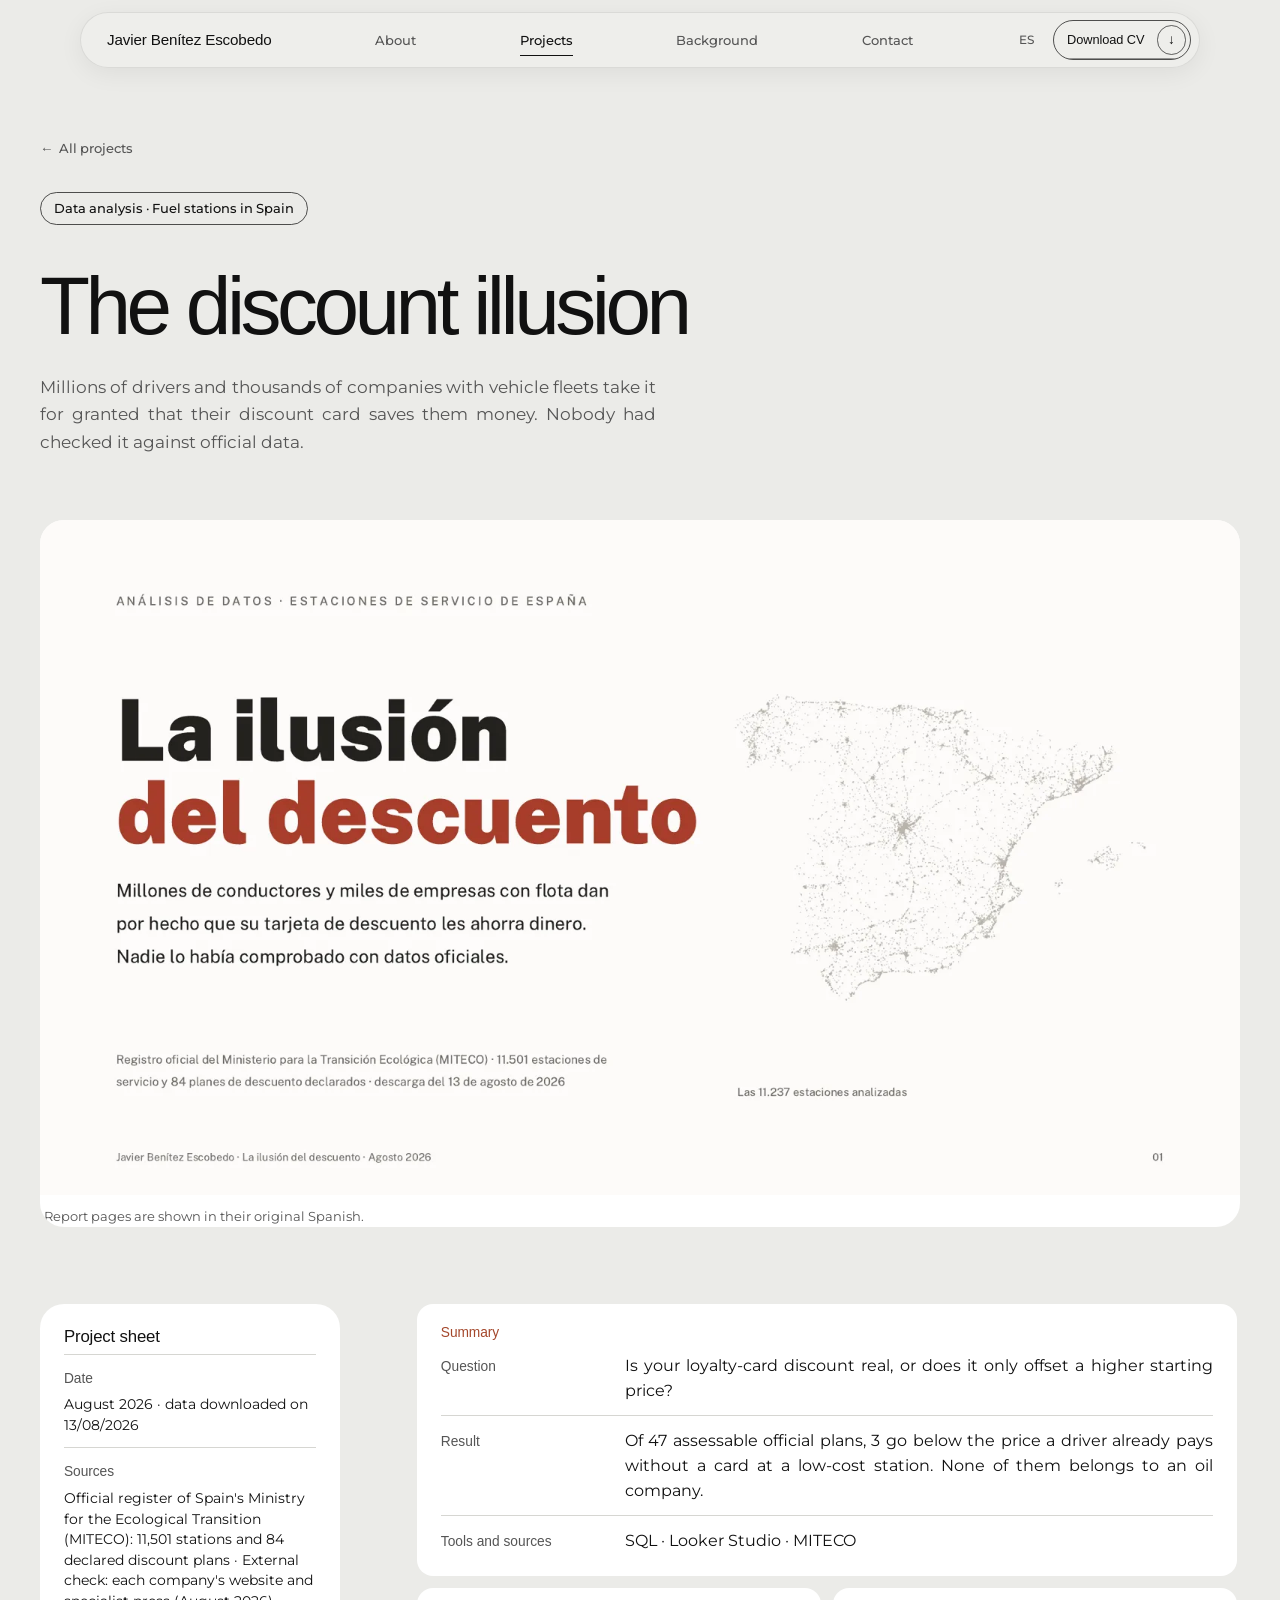
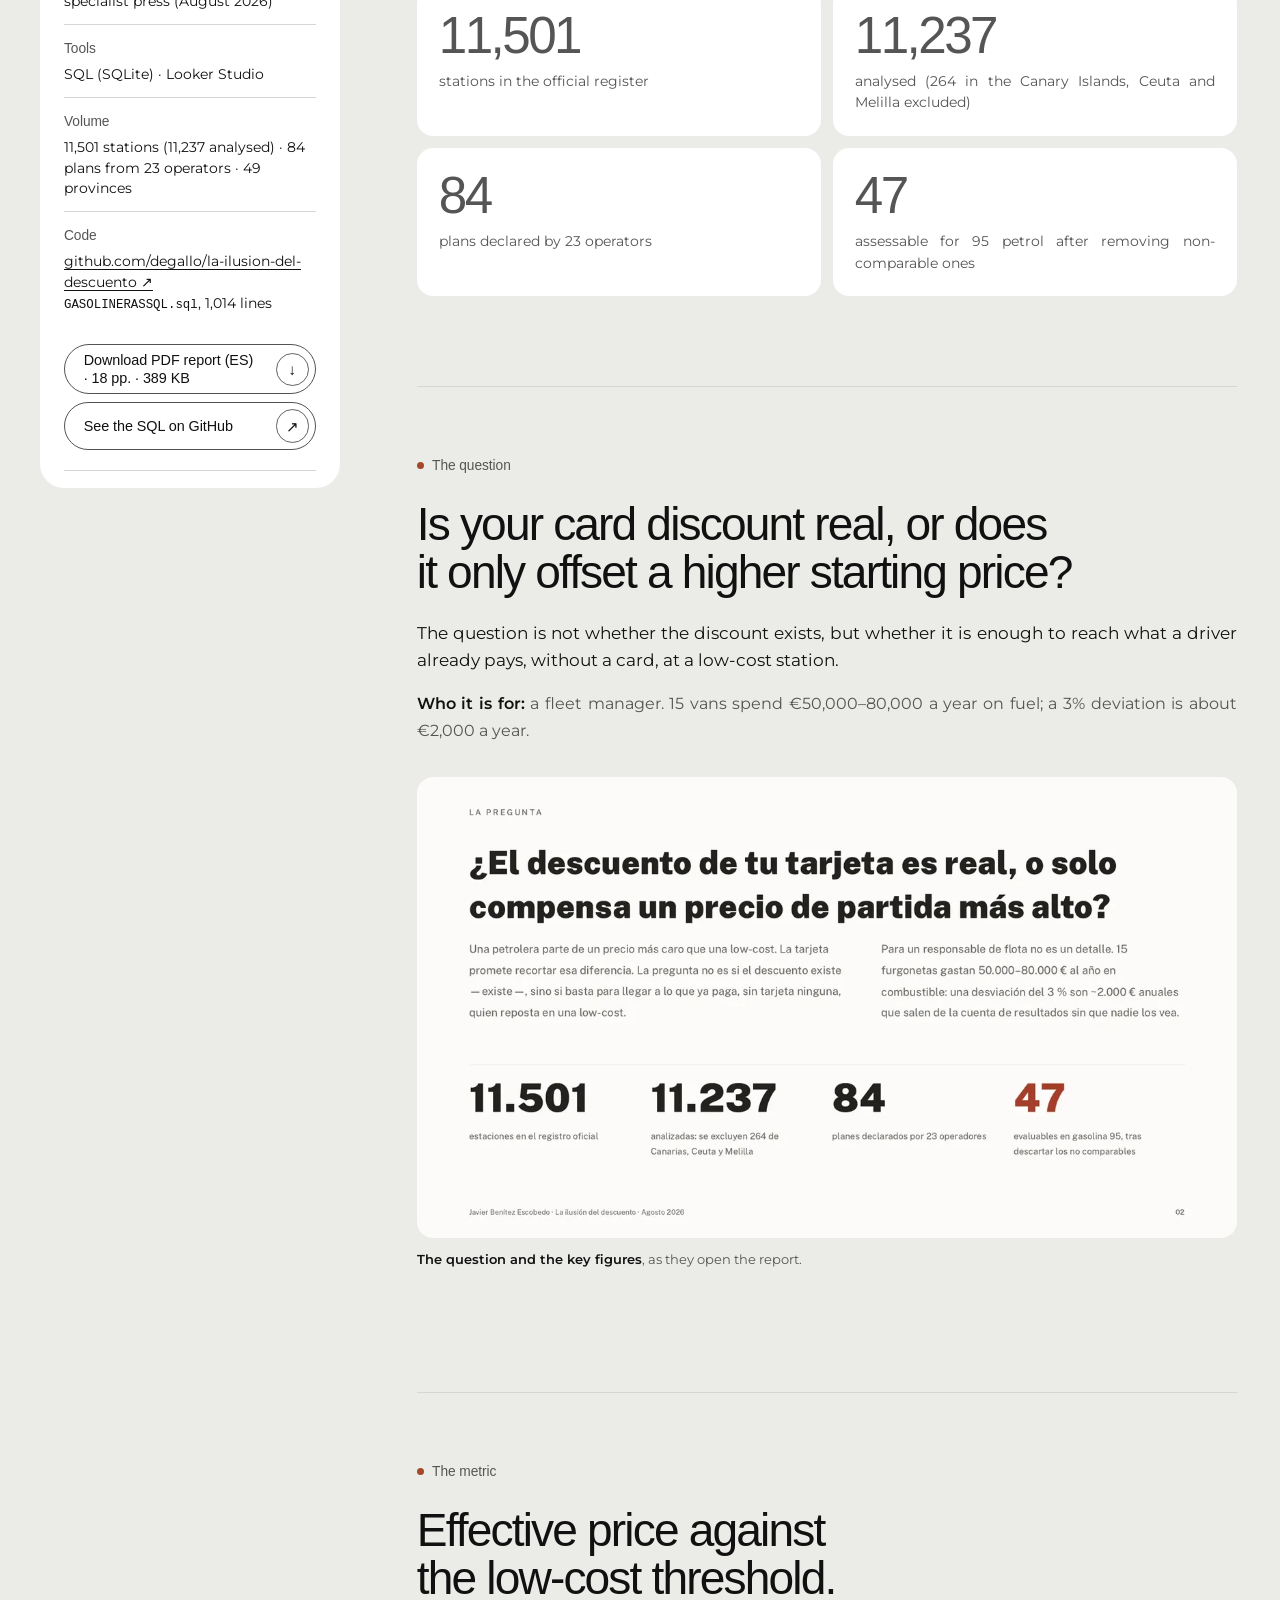
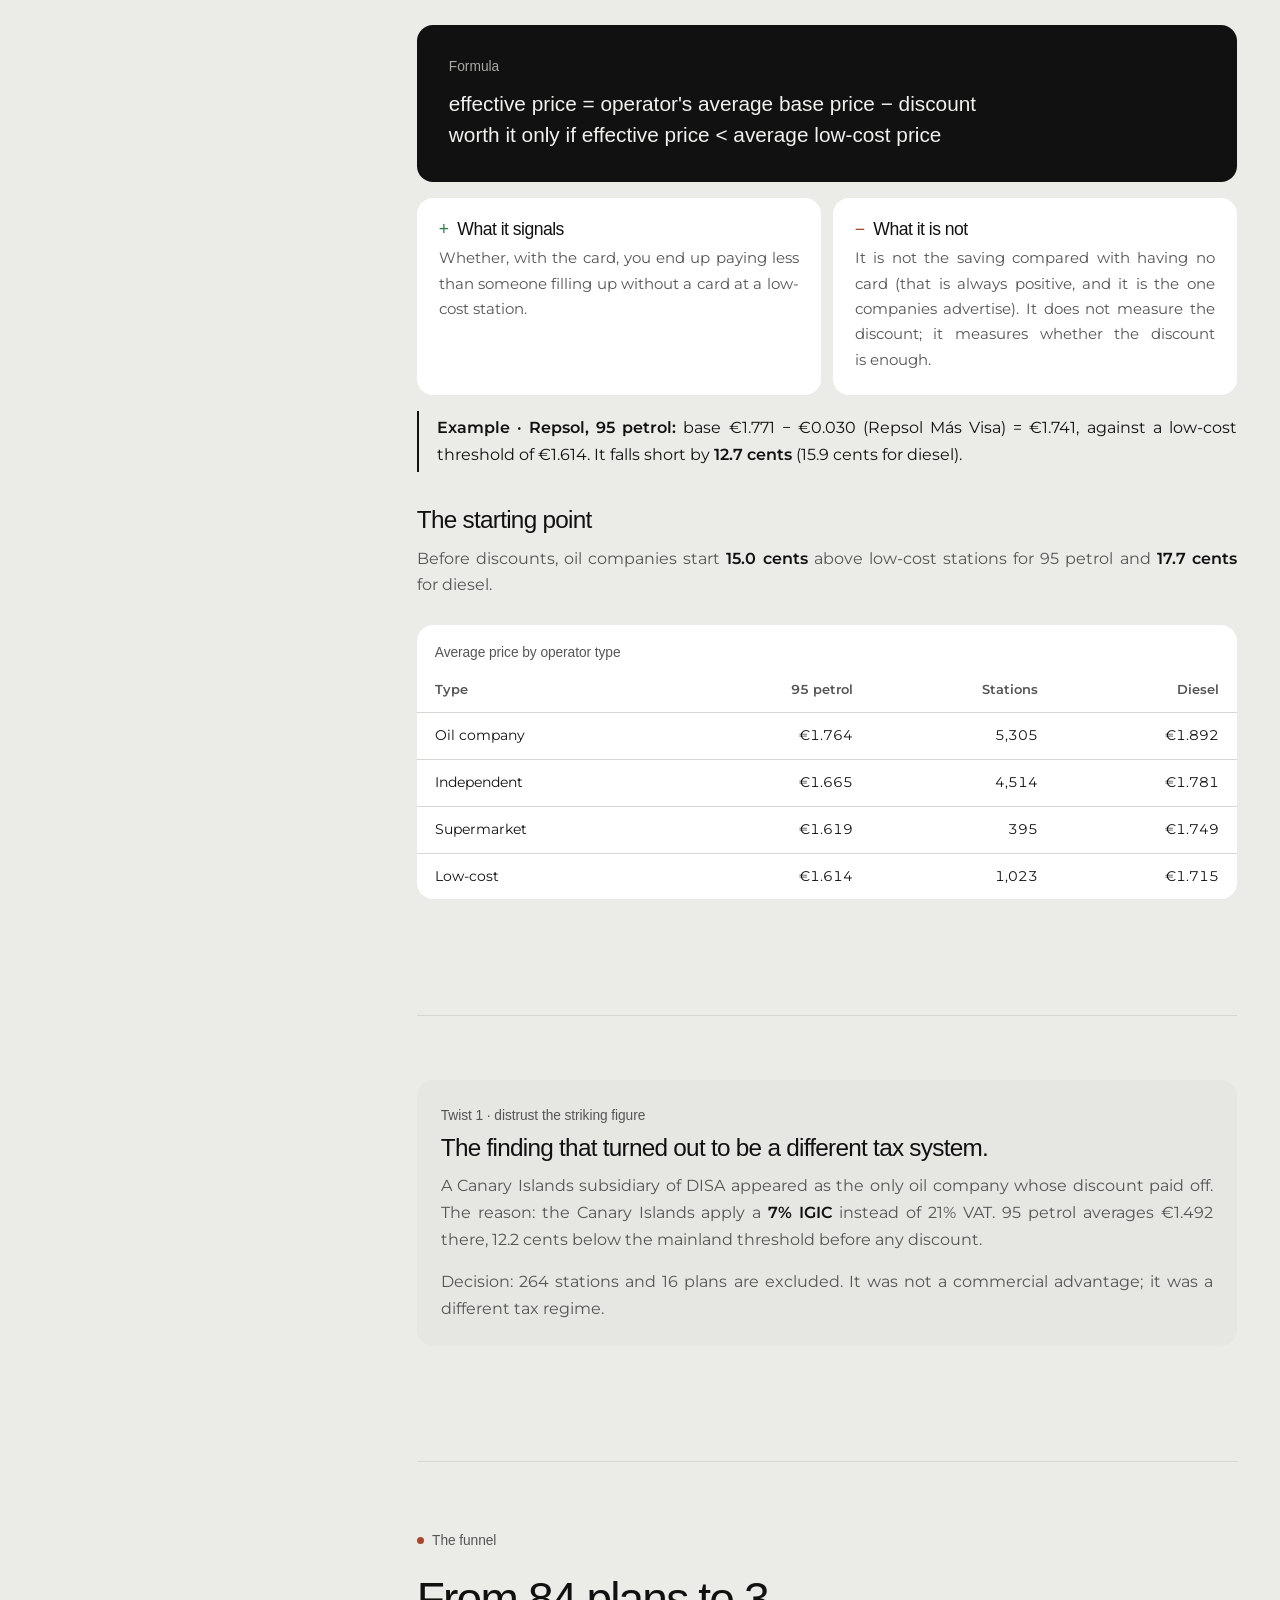
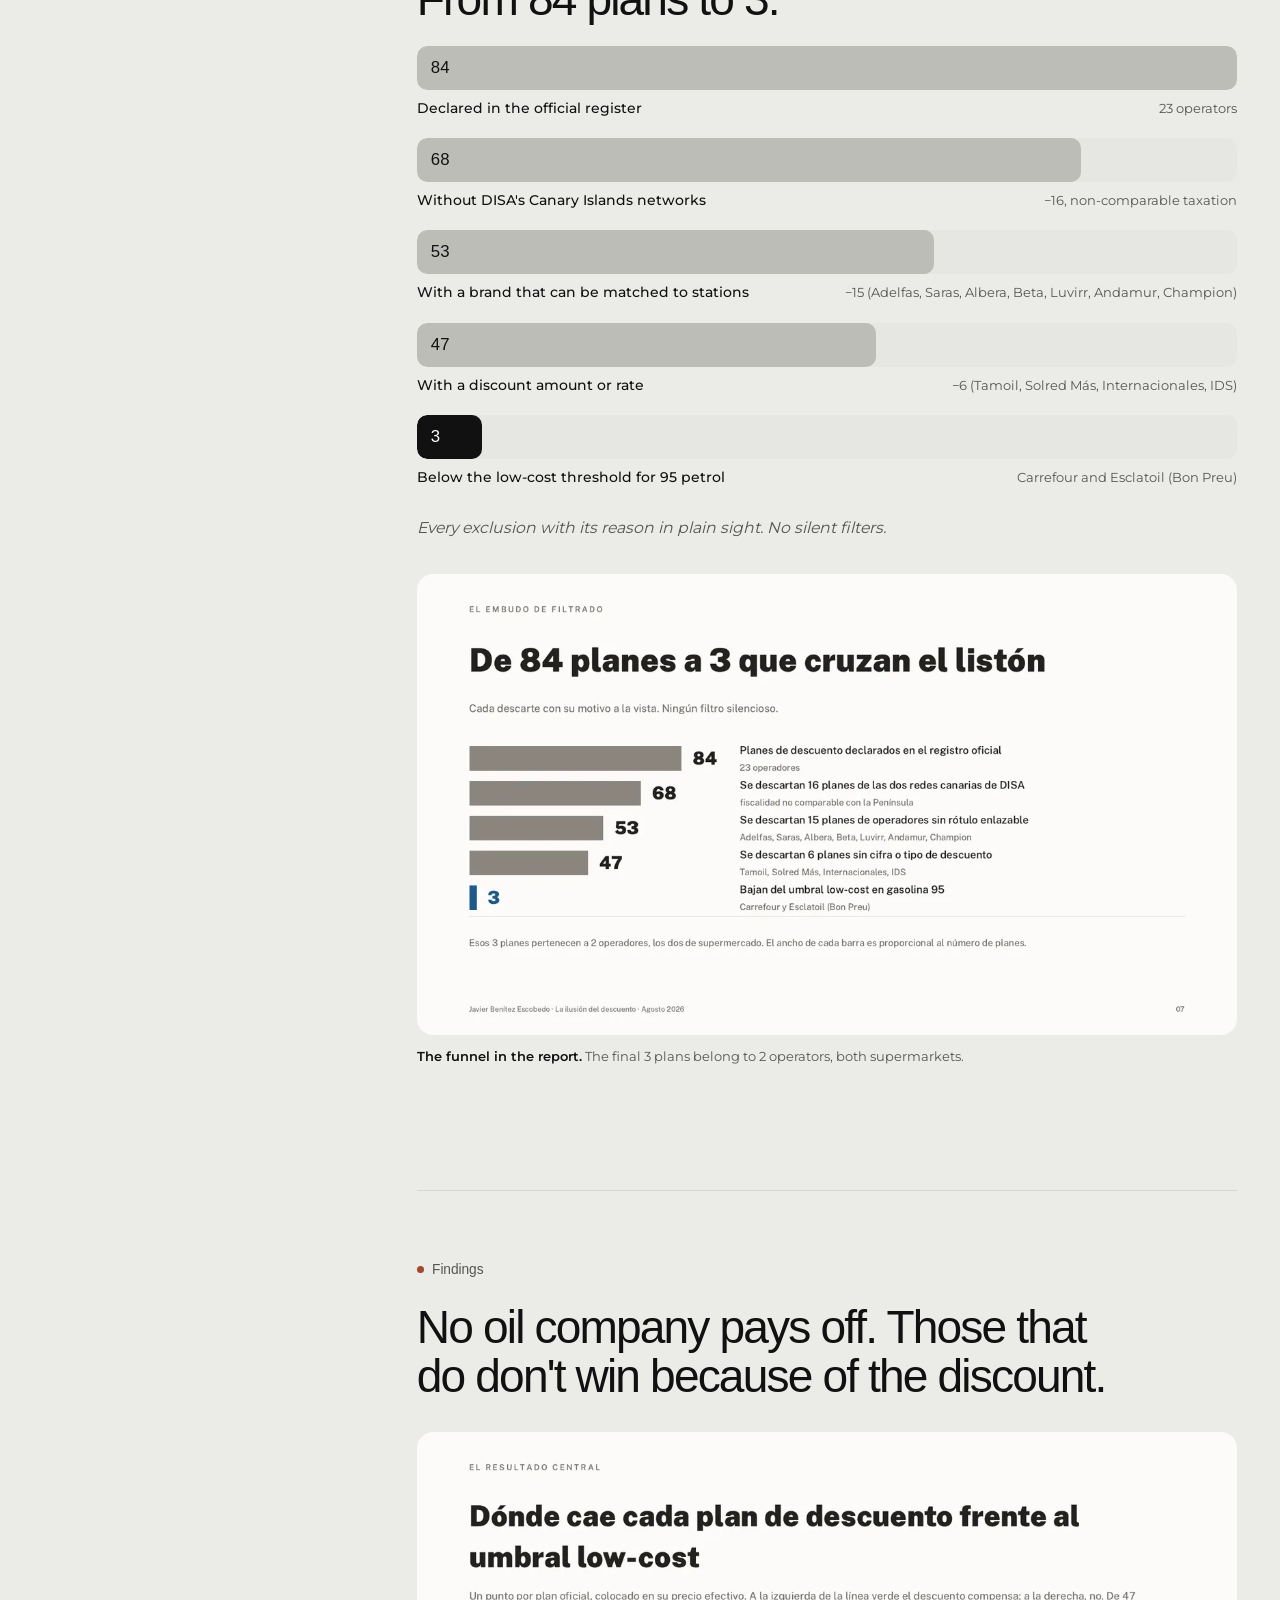
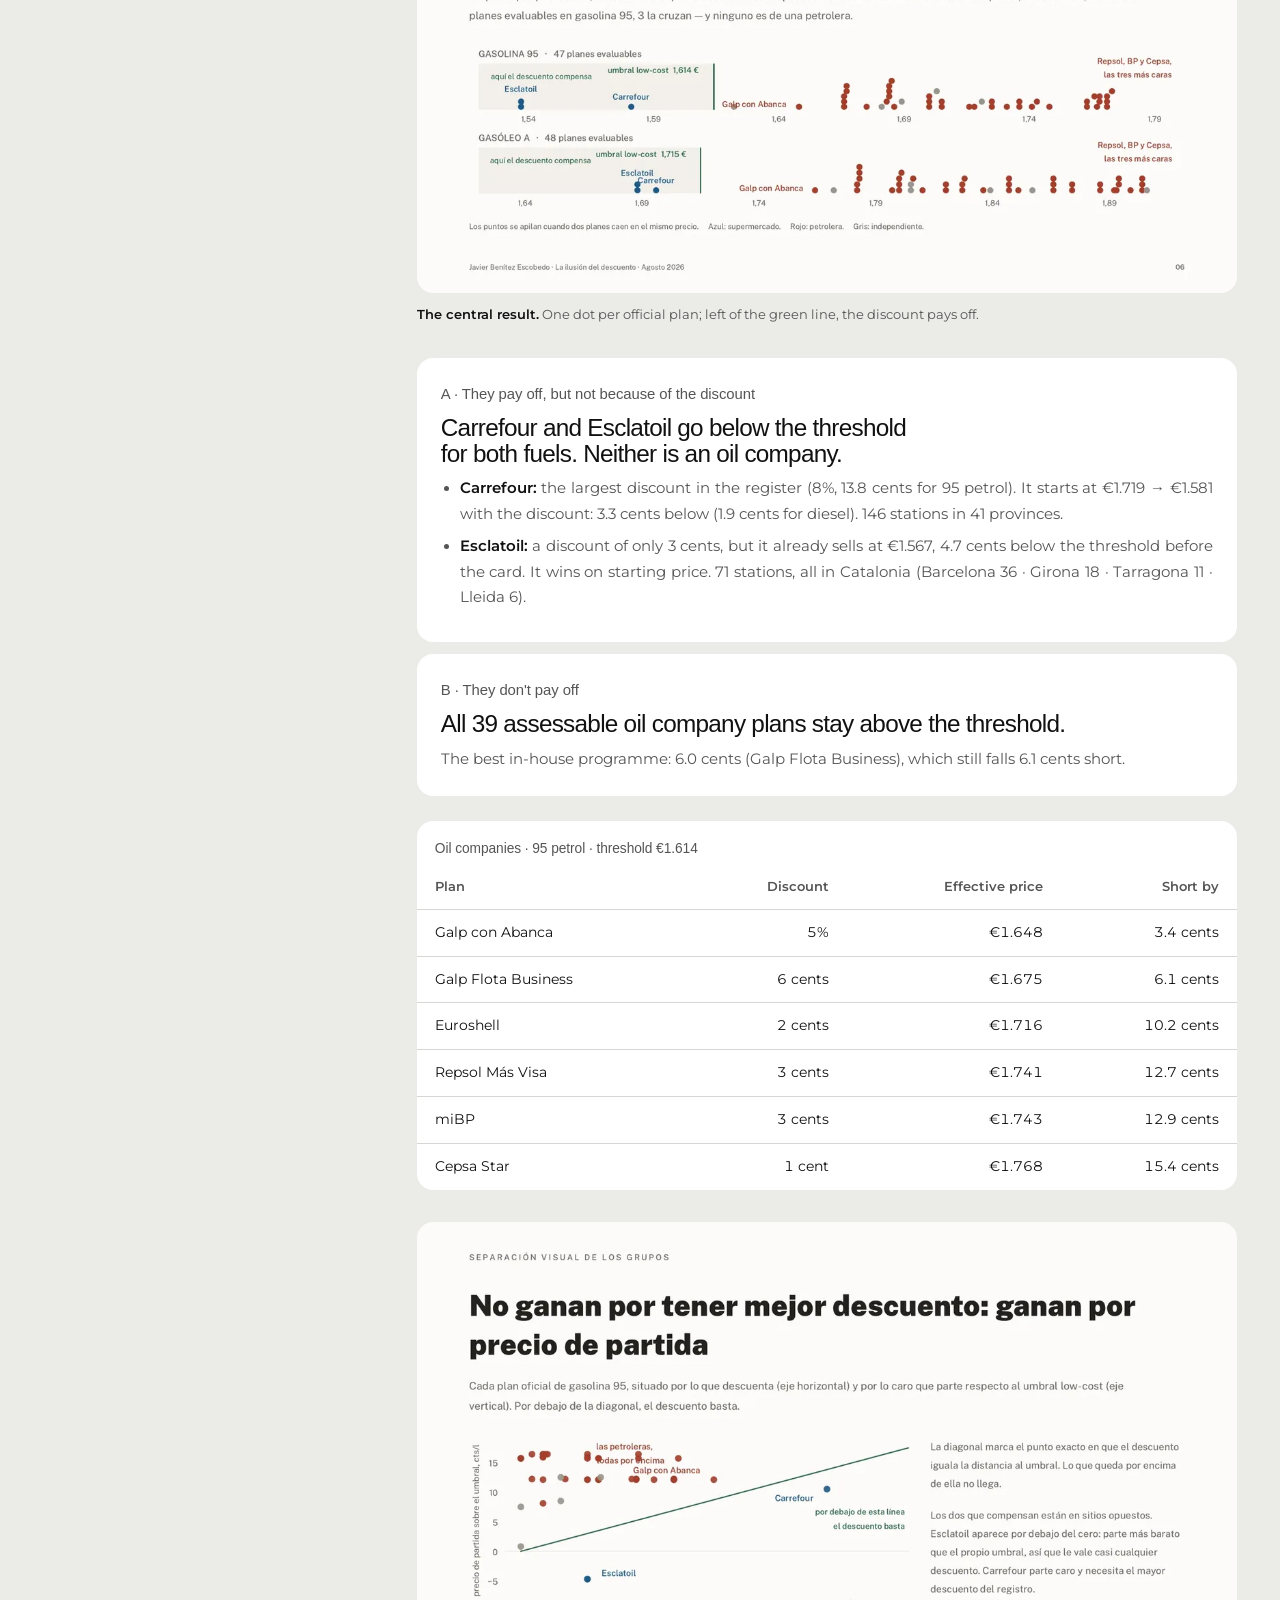
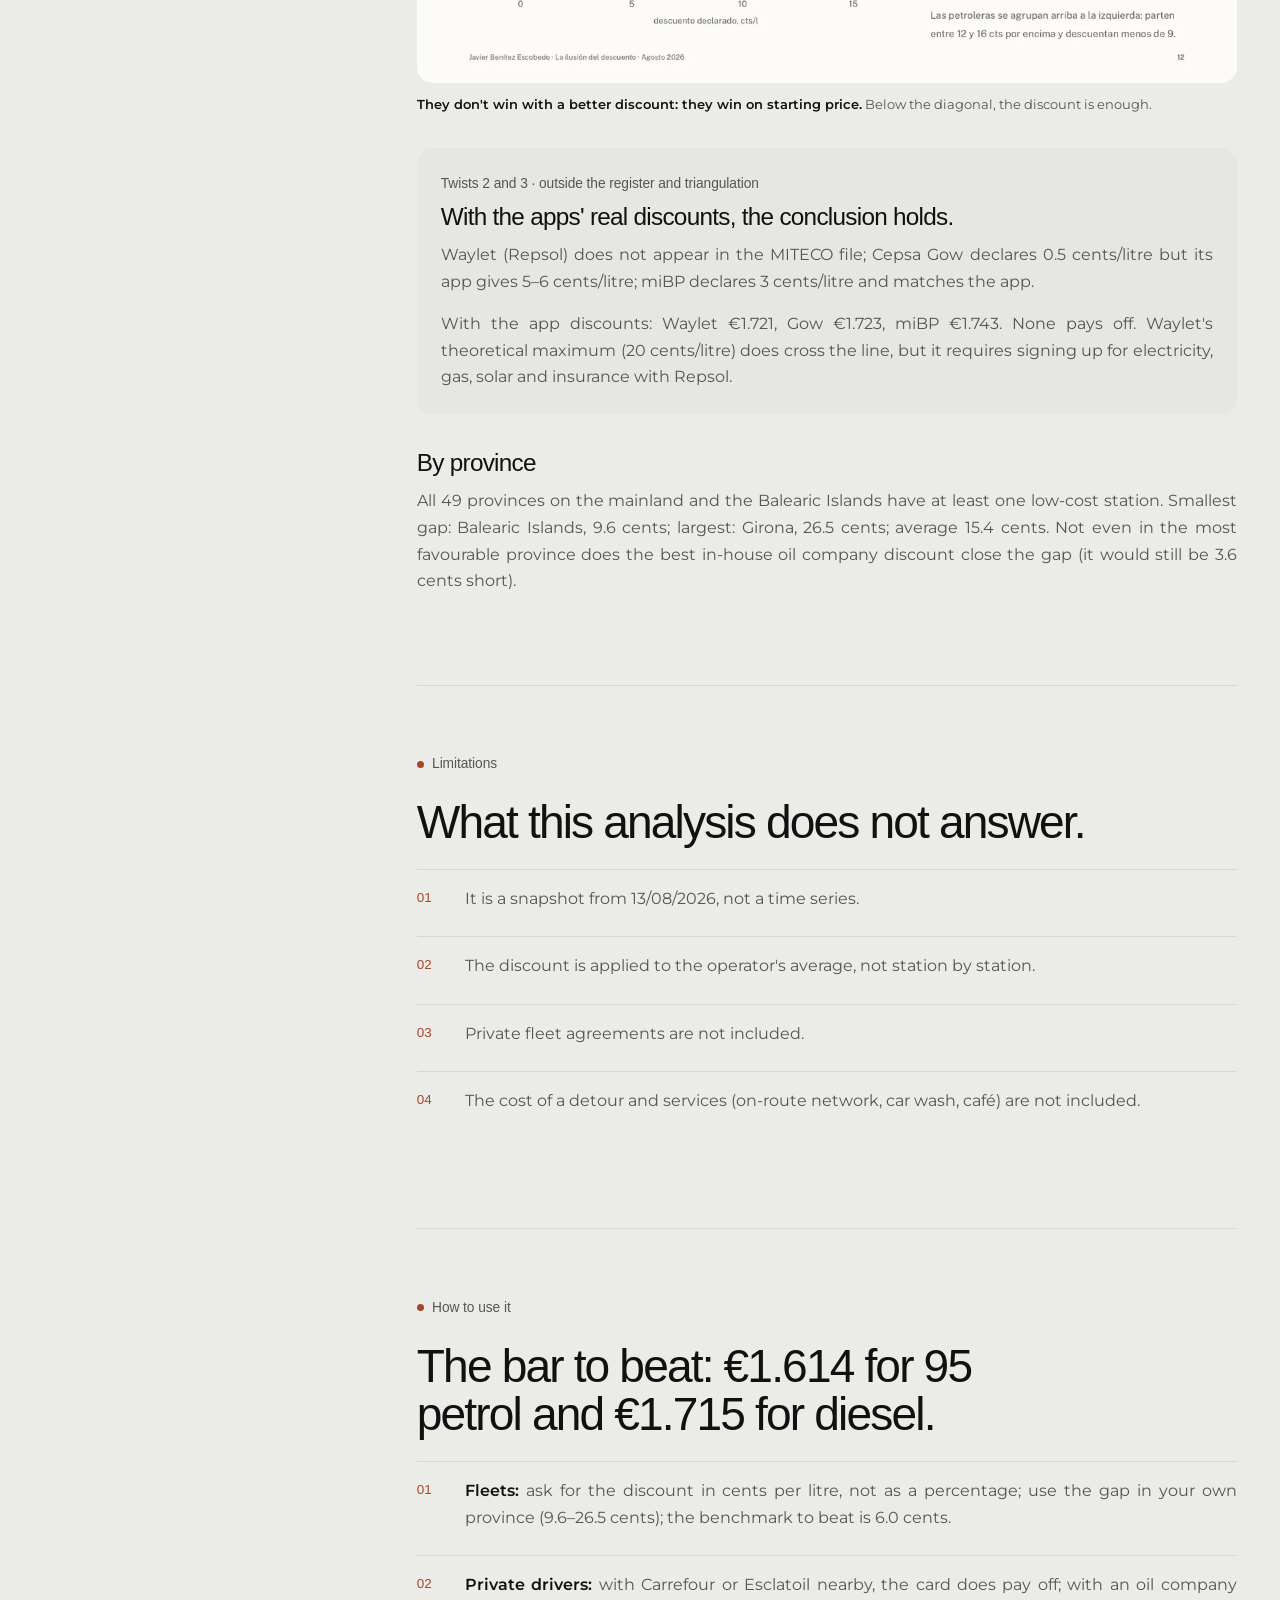
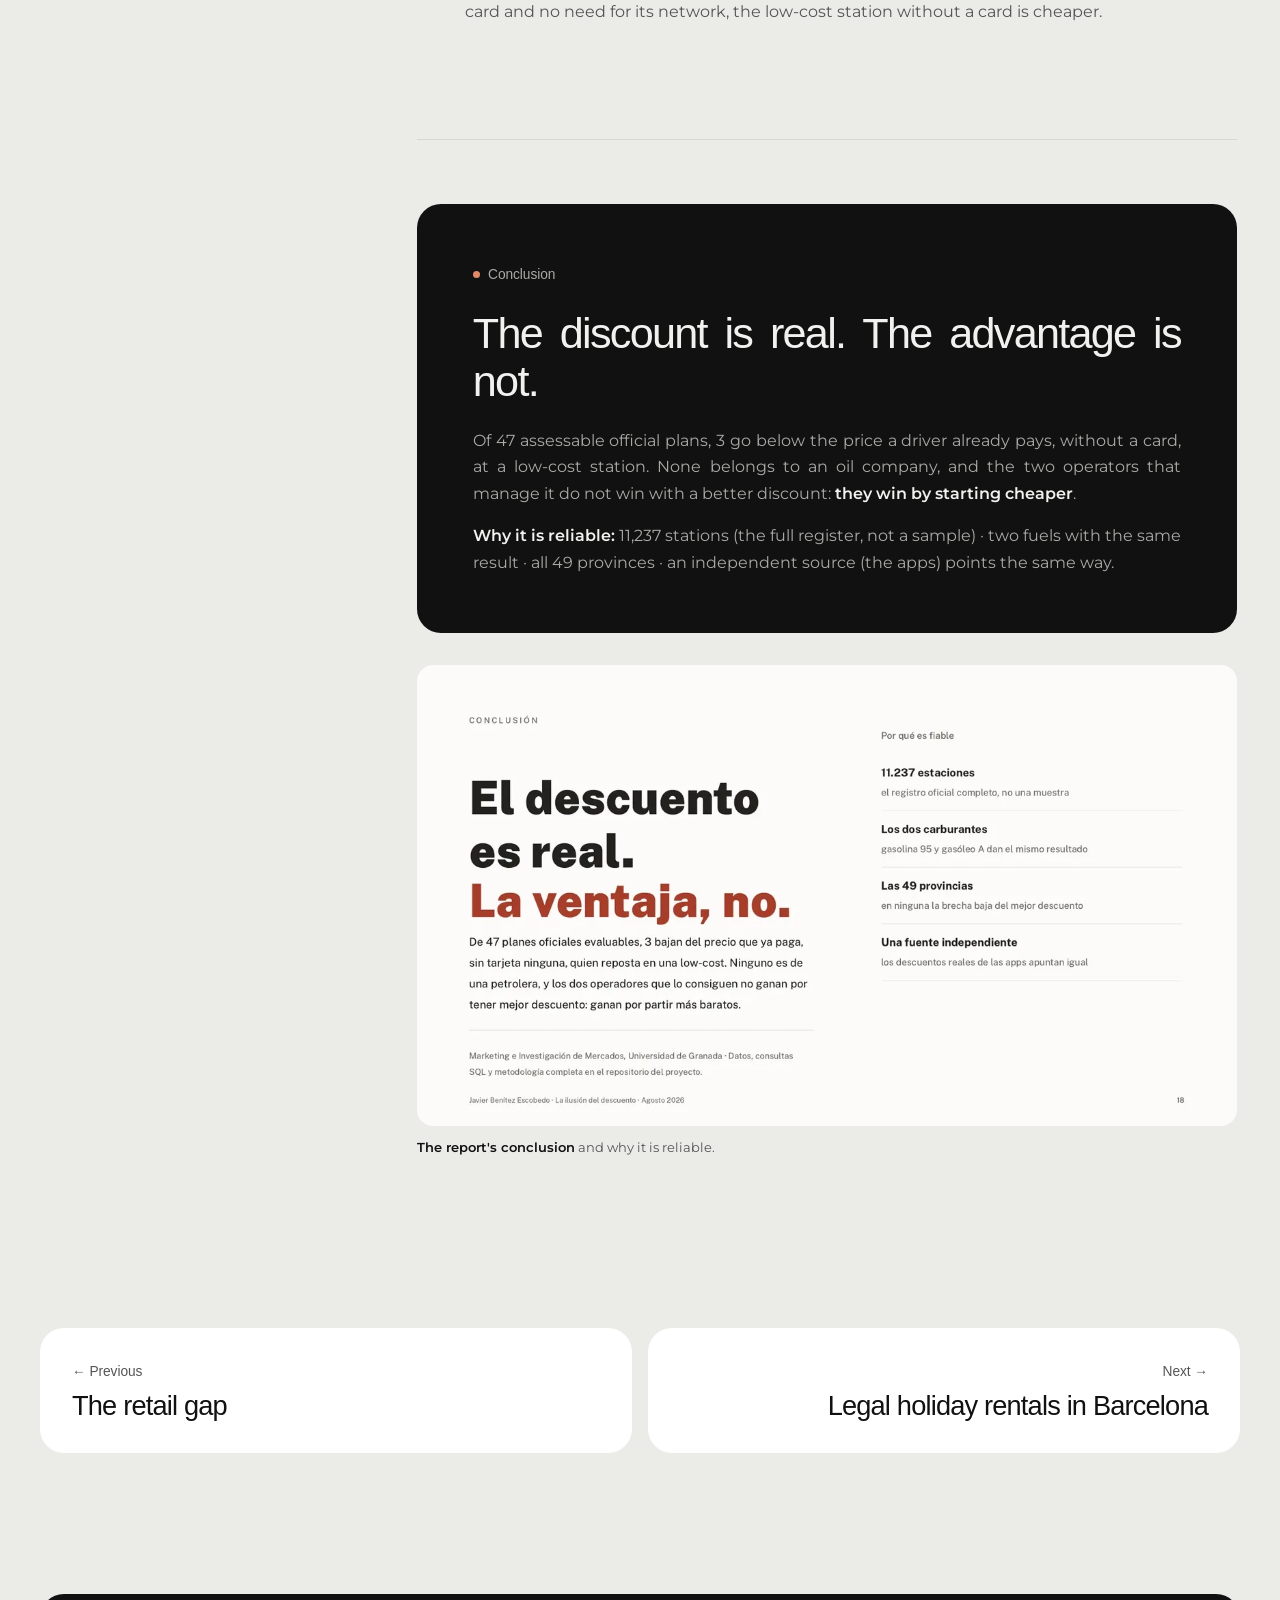
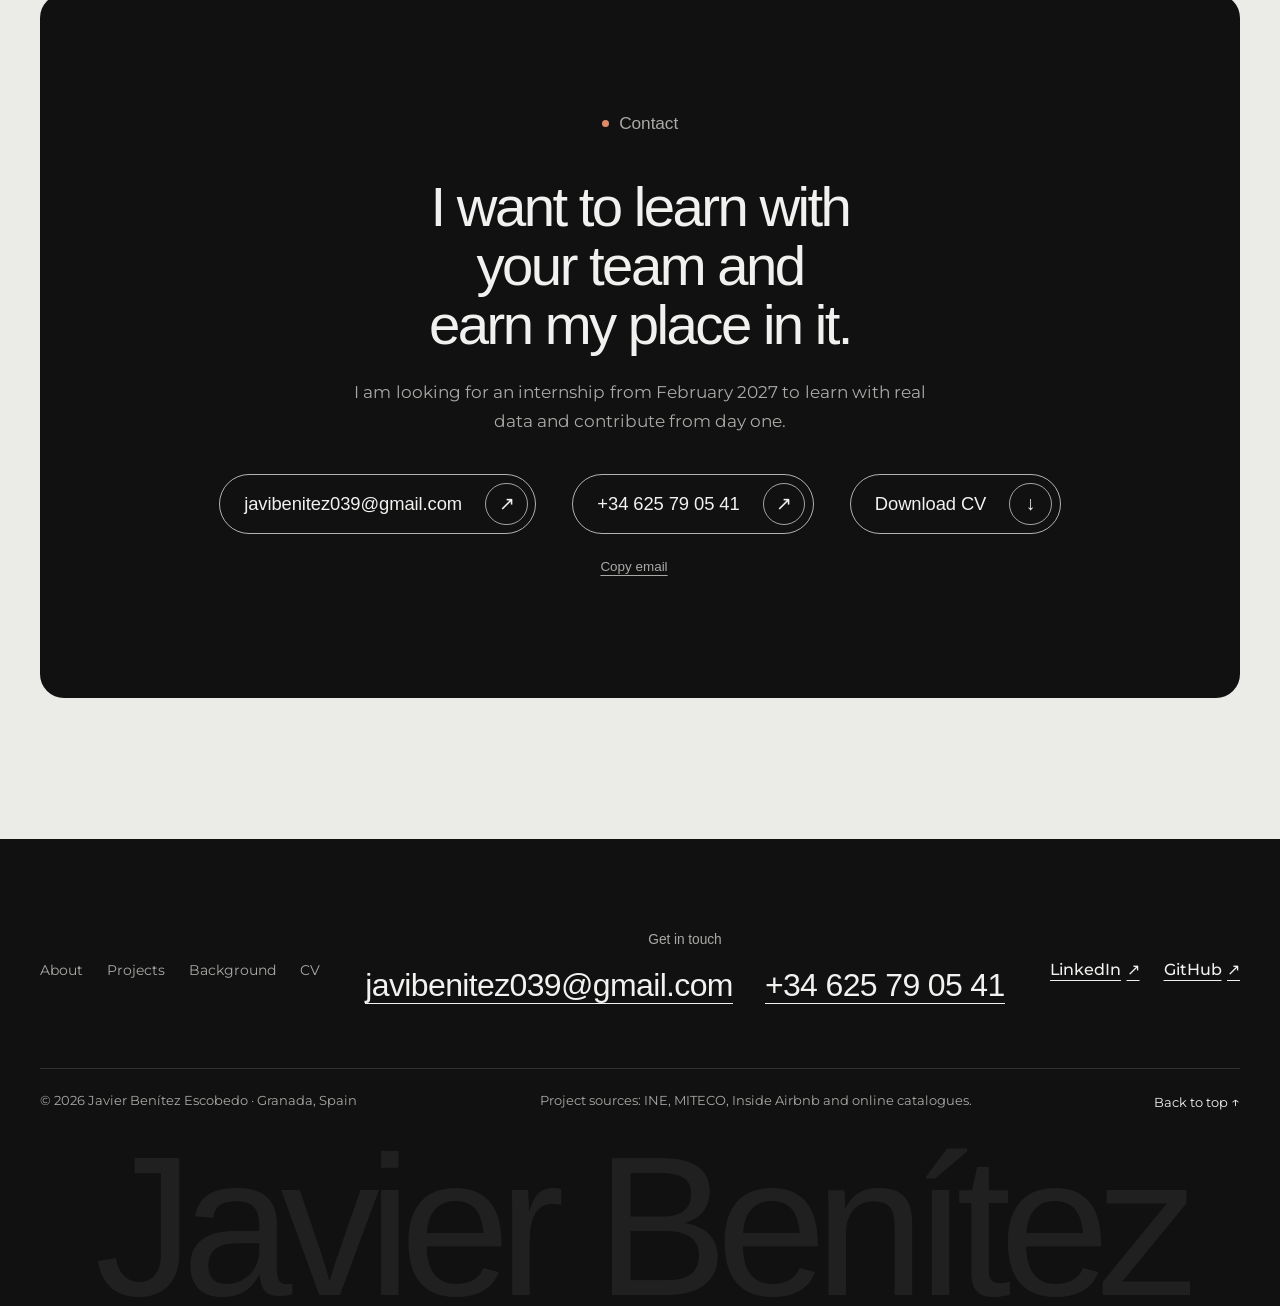
<file: site/en/proyectos/ilusion-descuento.html>
<!doctype html>
<html lang="en">
<head>
  <meta charset="utf-8">
  <meta name="viewport" content="width=device-width, initial-scale=1">
  <title>The discount illusion · Case study · Javier Benítez Escobedo</title>
  <meta name="description" content="Does your fuel station discount card really pay off? 11,237 stations and 84 official MITECO plans against low-cost prices.">
  <link rel="canonical" href="https://degallo.github.io/en/proyectos/ilusion-descuento.html">
  <link rel="alternate" hreflang="es" href="https://degallo.github.io/proyectos/ilusion-descuento.html">
  <link rel="alternate" hreflang="x-default" href="https://degallo.github.io/proyectos/ilusion-descuento.html">
  <link rel="alternate" hreflang="en" href="https://degallo.github.io/en/proyectos/ilusion-descuento.html">
  <meta name="theme-color" content="#EBEBE8">
  <meta name="color-scheme" content="light only">
  <meta name="author" content="Javier Benítez Escobedo">
  <meta name="format-detection" content="telephone=no">
  <link rel="icon" href="../../favicon.svg" type="image/svg+xml">
  <link rel="apple-touch-icon" href="../../apple-touch-icon.png">

  <meta property="og:type" content="article">
  <meta property="og:locale" content="en_GB">
  <meta property="og:site_name" content="Javier Benítez Escobedo">
  <meta property="og:title" content="The discount illusion · Case study">
  <meta property="og:description" content="Does your fuel station discount card really pay off? 11,237 stations and 84 official MITECO plans against low-cost prices.">
  <meta property="og:url" content="https://degallo.github.io/en/proyectos/ilusion-descuento.html">
  <meta property="og:image" content="https://degallo.github.io/assets/img/og/ilusion-descuento.jpg">
  <meta property="og:image:width" content="1200">
  <meta property="og:image:height" content="630">
  <meta property="og:image:alt" content="Cover of the report: The discount illusion">
  <meta name="twitter:card" content="summary_large_image">

  <link rel="preload" href="../../assets/fonts/montserrat-latin.woff2" as="font" type="font/woff2" crossorigin>
  <link rel="stylesheet" href="../../css/styles.css?v=11">
  <script>document.documentElement.classList.add('js');addEventListener('load',function(){if(!window.__jbReady)document.documentElement.classList.remove('js')})</script>
  <script type="application/ld+json">
  {
    "@context": "https://schema.org",
    "@graph": [
      {
        "@type": "Article",
        "headline": "The discount illusion",
        "description": "Does your fuel station discount card really pay off? 11,237 stations and 84 official MITECO plans against low-cost prices.",
        "image": "https://degallo.github.io/assets/img/og/ilusion-descuento.jpg",
        "datePublished": "2026-08",
        "inLanguage": "en",
        "mainEntityOfPage": "https://degallo.github.io/en/proyectos/ilusion-descuento.html",
        "author": {
          "@type": "Person",
          "name": "Javier Benítez Escobedo",
          "url": "https://degallo.github.io/en/"
        }
      },
      {
        "@type": "BreadcrumbList",
        "itemListElement": [
          {
            "@type": "ListItem",
            "position": 1,
            "name": "Home",
            "item": "https://degallo.github.io/en/"
          },
          {
            "@type": "ListItem",
            "position": 2,
            "name": "Projects",
            "item": "https://degallo.github.io/en/#proyectos"
          },
          {
            "@type": "ListItem",
            "position": 3,
            "name": "The discount illusion",
            "item": "https://degallo.github.io/en/proyectos/ilusion-descuento.html"
          }
        ]
      }
    ]
  }
  </script>
</head>
<body>
  <a class="skip-link" href="#contenido">Skip to content</a>

  <header class="site-header">
    <div class="container">
      <button class="nav-toggle" type="button" aria-expanded="false" aria-controls="nav">Menu</button>
      <a class="brand" href="../index.html">Javier Benítez<span class="brand__2"> Escobedo</span></a>
      <nav class="nav" id="nav" aria-label="Main">
        <ul>
          <li><a href="../index.html#sobre-mi">About</a></li>
          <li><a href="../index.html#proyectos" aria-current="true">Projects</a></li>
          <li><a href="../index.html#trayectoria">Background</a></li>
          <li><a href="../index.html#contacto">Contact</a></li>
        </ul>
      </nav>
      <div class="header__end">
        <a class="lang" href="../../proyectos/ilusion-descuento.html" hreflang="es" lang="es" aria-label="ES · Versión en español">ES</a>
        <a class="btn btn--sm nav__cv" href="../../assets/docs/CV_Javier_Benitez_Escobedo.pdf" download><span class="nav__cv-long">Download&nbsp;</span>CV<span class="visually-hidden"> (PDF, 473 KB)</span></a>
      </div>
    </div>
  </header>

  <main id="contenido">
    <section class="container case-hero" aria-labelledby="titulo">
      <a class="back" href="../index.html#proyectos"><span aria-hidden="true">←</span> All projects</a>
      <p><span class="pill">Data analysis · Fuel stations in Spain</span></p>
      <h1 id="titulo">The discount illusion</h1>
      <p class="case-hero__sub">Millions of drivers and thousands of companies with vehicle fleets take it for granted that their discount card saves them money. Nobody had checked it against official data.</p>
      <div class="case-hero__actions">
        <a class="btn btn--sm" href="../../assets/docs/la-ilusion-del-descuento.pdf" download hreflang="es">PDF report (ES) · 389 KB</a>
        <a class="btn btn--sm btn--ghost" href="https://github.com/degallo/la-ilusion-del-descuento" target="_blank" rel="noopener">Code on GitHub<span class="visually-hidden"> (opens in a new tab)</span></a>
      </div>
      <figure class="case-cover">
        <img src="../../assets/img/proyectos/ilusion-descuento/pagina-01.webp" srcset="../../assets/img/proyectos/ilusion-descuento/pagina-01-800.webp 800w, ../../assets/img/proyectos/ilusion-descuento/pagina-01-1200.webp 1200w, ../../assets/img/proyectos/ilusion-descuento/pagina-01.webp 1600w" sizes="(max-width: 1320px) 94vw, 1240px" width="1600" height="900" fetchpriority="high"
             alt="Cover of the report La ilusión del descuento (in Spanish), with a dot map of the 11,237 fuel stations analysed in Spain.">
        <figcaption class="case-cover__note">Report pages are shown in their original Spanish.</figcaption>
      </figure>
    </section>

    <div class="container case-layout">
      <aside class="ficha" aria-labelledby="ficha-titulo">
        <h2 id="ficha-titulo">Project sheet</h2>
        <dl>
          <div><dt>Date</dt><dd>August 2026 · data downloaded on 13/08/2026</dd></div>
          <div><dt>Sources</dt><dd>Official register of Spain's Ministry for the Ecological Transition (MITECO): 11,501 stations and 84 declared discount plans · External check: each company's website and specialist press (August 2026)</dd></div>
          <div><dt>Tools</dt><dd>SQL (SQLite) · Looker Studio</dd></div>
          <div><dt>Volume</dt><dd>11,501 stations (11,237 analysed) · 84 plans from 23 operators · 49 provinces</dd></div>
          <div><dt>Code</dt><dd><a href="https://github.com/degallo/la-ilusion-del-descuento" target="_blank" rel="noopener">github.com/degallo/la-ilusion-del-descuento ↗<span class="visually-hidden"> (opens in a new tab)</span></a><br><code>GASOLINERASSQL.sql</code>, 1,014 lines</dd></div>
        </dl>
        <div class="ficha__actions">
          <a class="btn" href="../../assets/docs/la-ilusion-del-descuento.pdf" download hreflang="es">Download PDF report (ES) · 18 pp. · 389 KB</a>
          <a class="btn btn--ghost" href="https://github.com/degallo/la-ilusion-del-descuento" target="_blank" rel="noopener">See the SQL on GitHub<span class="visually-hidden"> (opens in a new tab)</span></a>
        </div>
        <nav class="ficha__toc" aria-label="On this page" data-spy>
          <ol>
            <li><a href="#resumen">Summary</a></li>
            <li><a href="#pregunta">The question</a></li>
            <li><a href="#metrica">The metric</a></li>
            <li><a href="#giro">The first twist</a></li>
            <li><a href="#embudo">The funnel</a></li>
            <li><a href="#hallazgos">Findings</a></li>
            <li><a href="#limitaciones">Limitations</a></li>
            <li><a href="#uso">How to use it</a></li>
            <li><a href="#conclusion">Conclusion</a></li>
          </ol>
        </nav>
      </aside>

      <article class="case-body">
        <section id="resumen" class="summary" aria-labelledby="resumen-t">
          <h2 id="resumen-t" class="summary__title">Summary</h2>
          <dl class="summary__list">
            <div><dt>Question</dt><dd>Is your loyalty-card discount real, or does it only offset a higher starting price?</dd></div>
            <div><dt>Result</dt><dd>Of 47 assessable official plans, 3 go below the price a driver already pays without a card at a low-cost station. None of them belongs to an oil company.</dd></div>
            <div><dt>Tools and sources</dt><dd>SQL · Looker Studio · MITECO</dd></div>
          </dl>
        </section>

        <section id="cifras" aria-label="Key figures">
          <div class="kpis">
            <div class="kpi reveal"><p class="kpi__num">11,501</p><p class="kpi__label">stations in the official register</p></div>
            <div class="kpi reveal" style="--d:.06s"><p class="kpi__num">11,237</p><p class="kpi__label">analysed (264 in the Canary Islands, Ceuta and Melilla excluded)</p></div>
            <div class="kpi reveal"><p class="kpi__num">84</p><p class="kpi__label">plans declared by 23 operators</p></div>
            <div class="kpi reveal" style="--d:.06s"><p class="kpi__num">47</p><p class="kpi__label">assessable for 95 petrol after removing non-comparable ones</p></div>
          </div>
        </section>

        <section id="pregunta" aria-labelledby="pregunta-t">
          <p class="eyebrow">The question</p>
          <h2 id="pregunta-t">Is your card discount real, or does it only offset a higher starting price?</h2>
          <p class="lead">The question is not whether the discount exists, but whether it is enough to reach what a driver already pays, without a card, at a low-cost station.</p>
          <p><strong>Who it is for:</strong> a fleet manager. 15 vans spend €50,000–80,000 a year on fuel; a 3% deviation is about €2,000 a year.</p>
          <figure class="figure reveal">
            <a href="../../assets/img/proyectos/ilusion-descuento/pagina-02.webp"><img src="../../assets/img/proyectos/ilusion-descuento/pagina-02.webp" srcset="../../assets/img/proyectos/ilusion-descuento/pagina-02-800.webp 800w, ../../assets/img/proyectos/ilusion-descuento/pagina-02-1200.webp 1200w, ../../assets/img/proyectos/ilusion-descuento/pagina-02.webp 1600w" sizes="(max-width: 1080px) 94vw, 820px" width="1600" height="900" loading="lazy" decoding="async" alt="Report page with the question and the key figures: 11,501 stations in the register, 11,237 analysed, 84 declared plans and 47 assessable for 95 petrol."></a>
            <figcaption><b>The question and the key figures</b>, as they open the report.</figcaption>
          </figure>
        </section>

        <section id="metrica" aria-labelledby="metrica-t">
          <p class="eyebrow">The metric</p>
          <h2 id="metrica-t">Effective price against the low-cost threshold.</h2>
          <p class="formula"><small>Formula</small>effective price = operator's average base price − discount<br>worth it only if effective price &lt; average low-cost price</p>
          <div class="is-isnt">
            <div>
              <h3>What it signals</h3>
              <p>Whether, with the card, you end up paying less than someone filling up without a card at a low-cost station.</p>
            </div>
            <div>
              <h3>What it is not</h3>
              <p>It is not the saving compared with having no card (that is always positive, and it is the one companies advertise). It does not measure the discount; it measures whether the discount is enough.</p>
            </div>
          </div>
          <div class="example">
            <p><strong>Example · Repsol, 95 petrol:</strong> base €1.771 − €0.030 (Repsol Más Visa) = €1.741, against a low-cost threshold of €1.614. It falls short by <strong>12.7 cents</strong> (15.9 cents for diesel).</p>
          </div>

          <h3>The starting point</h3>
          <p>Before discounts, oil companies start <strong>15.0 cents</strong> above low-cost stations for 95 petrol and <strong>17.7 cents</strong> for diesel.</p>
          <div class="table-wrap reveal" tabindex="0" role="region" aria-label="Average price by operator type">
            <table>
              <caption>Average price by operator type</caption>
              <thead><tr><th scope="col">Type</th><th scope="col" class="num">95 petrol</th><th scope="col" class="num">Stations</th><th scope="col" class="num">Diesel</th></tr></thead>
              <tbody>
                <tr><td>Oil company</td><td class="num">€1.764</td><td class="num">5,305</td><td class="num">€1.892</td></tr>
                <tr><td>Independent</td><td class="num">€1.665</td><td class="num">4,514</td><td class="num">€1.781</td></tr>
                <tr><td>Supermarket</td><td class="num">€1.619</td><td class="num">395</td><td class="num">€1.749</td></tr>
                <tr><td>Low-cost</td><td class="num">€1.614</td><td class="num">1,023</td><td class="num">€1.715</td></tr>
              </tbody>
            </table>
          </div>
        </section>

        <section id="giro" aria-labelledby="giro-t">
          <div class="callout reveal">
            <p class="callout__tag">Twist 1 · distrust the striking figure</p>
            <h3 id="giro-t">The finding that turned out to be a different tax system.</h3>
            <p>A Canary Islands subsidiary of DISA appeared as the only oil company whose discount paid off. The reason: the Canary Islands apply a <strong>7% IGIC</strong> instead of 21% VAT. 95 petrol averages €1.492 there, 12.2 cents below the mainland threshold before any discount.</p>
            <p>Decision: 264 stations and 16 plans are excluded. It was not a commercial advantage; it was a different tax regime.</p>
          </div>
        </section>

        <section id="embudo" aria-labelledby="embudo-t">
          <p class="eyebrow">The funnel</p>
          <h2 id="embudo-t">From 84 plans to 3.</h2>
          <ol class="funnel">
            <li><div class="funnel__bar"><span style="--w:100%"></span><b>84</b></div><div class="funnel__txt"><span>Declared in the official register</span><span>23 operators</span></div></li>
            <li><div class="funnel__bar"><span style="--w:81%; --d:.1s"></span><b>68</b></div><div class="funnel__txt"><span>Without DISA's Canary Islands networks</span><span>−16, non-comparable taxation</span></div></li>
            <li><div class="funnel__bar"><span style="--w:63.1%; --d:.2s"></span><b>53</b></div><div class="funnel__txt"><span>With a brand that can be matched to stations</span><span>−15 (Adelfas, Saras, Albera, Beta, Luvirr, Andamur, Champion)</span></div></li>
            <li><div class="funnel__bar"><span style="--w:56%; --d:.3s"></span><b>47</b></div><div class="funnel__txt"><span>With a discount amount or rate</span><span>−6 (Tamoil, Solred Más, Internacionales, IDS)</span></div></li>
            <li><div class="funnel__bar"><span style="--w:8%; --d:.4s"></span><b>3</b></div><div class="funnel__txt"><span>Below the low-cost threshold for 95 petrol</span><span>Carrefour and Esclatoil (Bon Preu)</span></div></li>
          </ol>
          <p class="funnel-note">Every exclusion with its reason in plain sight. No silent filters.</p>
          <figure class="figure reveal">
            <a href="../../assets/img/proyectos/ilusion-descuento/pagina-07.webp"><img src="../../assets/img/proyectos/ilusion-descuento/pagina-07.webp" srcset="../../assets/img/proyectos/ilusion-descuento/pagina-07-800.webp 800w, ../../assets/img/proyectos/ilusion-descuento/pagina-07-1200.webp 1200w, ../../assets/img/proyectos/ilusion-descuento/pagina-07.webp 1600w" sizes="(max-width: 1080px) 94vw, 820px" width="1600" height="900" loading="lazy" decoding="async" alt="Horizontal bar funnel: 84 declared plans, 68 without DISA's Canary Islands networks, 53 with a matchable brand, 47 with a discount figure and 3 below the low-cost threshold for 95 petrol."></a>
            <figcaption><b>The funnel in the report.</b> The final 3 plans belong to 2 operators, both supermarkets.</figcaption>
          </figure>
        </section>

        <section id="hallazgos" aria-labelledby="hallazgos-t">
          <p class="eyebrow">Findings</p>
          <h2 id="hallazgos-t">No oil company pays off. Those that do don't win because of the discount.</h2>
          <figure class="figure reveal">
            <a href="../../assets/img/proyectos/ilusion-descuento/pagina-06.webp"><img src="../../assets/img/proyectos/ilusion-descuento/pagina-06.webp" srcset="../../assets/img/proyectos/ilusion-descuento/pagina-06-800.webp 800w, ../../assets/img/proyectos/ilusion-descuento/pagina-06-1200.webp 1200w, ../../assets/img/proyectos/ilusion-descuento/pagina-06.webp 1600w" sizes="(max-width: 1080px) 94vw, 820px" width="1600" height="900" loading="lazy" decoding="async" alt="Dot plot with each official plan placed at its effective price, for 95 petrol and diesel. Only Esclatoil and Carrefour are left of the low-cost threshold (€1.614 and €1.715); Repsol, BP and Cepsa are the three most expensive."></a>
            <figcaption><b>The central result.</b> One dot per official plan; left of the green line, the discount pays off.</figcaption>
          </figure>

          <div class="groups">
            <div class="group reveal">
              <p class="group__tag">A · They pay off, but not because of the discount</p>
              <h3>Carrefour and Esclatoil go below the threshold for both fuels. Neither is an oil company.</h3>
              <ul>
                <li><strong>Carrefour:</strong> the largest discount in the register (8%, 13.8 cents for 95 petrol). It starts at €1.719 → €1.581 with the discount: 3.3 cents below (1.9 cents for diesel). 146 stations in 41 provinces.</li>
                <li><strong>Esclatoil:</strong> a discount of only 3 cents, but it already sells at €1.567, 4.7 cents below the threshold before the card. It wins on starting price. 71 stations, all in Catalonia (Barcelona 36 · Girona 18 · Tarragona 11 · Lleida 6).</li>
              </ul>
            </div>
            <div class="group reveal">
              <p class="group__tag">B · They don't pay off</p>
              <h3>All 39 assessable oil company plans stay above the threshold.</h3>
              <p>The best in-house programme: 6.0 cents (Galp Flota Business), which still falls 6.1 cents short.</p>
            </div>
          </div>

          <div class="table-wrap reveal" tabindex="0" role="region" aria-label="Oil company plans against the threshold">
            <table>
              <caption>Oil companies · 95 petrol · threshold €1.614</caption>
              <thead><tr><th scope="col">Plan</th><th scope="col" class="num">Discount</th><th scope="col" class="num">Effective price</th><th scope="col" class="num">Short by</th></tr></thead>
              <tbody>
                <tr><td>Galp con Abanca</td><td class="num">5%</td><td class="num">€1.648</td><td class="num">3.4 cents</td></tr>
                <tr><td>Galp Flota Business</td><td class="num">6 cents</td><td class="num">€1.675</td><td class="num">6.1 cents</td></tr>
                <tr><td>Euroshell</td><td class="num">2 cents</td><td class="num">€1.716</td><td class="num">10.2 cents</td></tr>
                <tr><td>Repsol Más Visa</td><td class="num">3 cents</td><td class="num">€1.741</td><td class="num">12.7 cents</td></tr>
                <tr><td>miBP</td><td class="num">3 cents</td><td class="num">€1.743</td><td class="num">12.9 cents</td></tr>
                <tr><td>Cepsa Star</td><td class="num">1 cent</td><td class="num">€1.768</td><td class="num">15.4 cents</td></tr>
              </tbody>
            </table>
          </div>

          <figure class="figure reveal">
            <a href="../../assets/img/proyectos/ilusion-descuento/pagina-12.webp"><img src="../../assets/img/proyectos/ilusion-descuento/pagina-12.webp" srcset="../../assets/img/proyectos/ilusion-descuento/pagina-12-800.webp 800w, ../../assets/img/proyectos/ilusion-descuento/pagina-12-1200.webp 1200w, ../../assets/img/proyectos/ilusion-descuento/pagina-12.webp 1600w" sizes="(max-width: 1080px) 94vw, 820px" width="1600" height="900" loading="lazy" decoding="async" alt="Scatter plot: declared discount on the horizontal axis and starting price above the threshold on the vertical axis. Oil companies cluster top left; Carrefour falls below the diagonal thanks to its discount and Esclatoil because it starts below the threshold."></a>
            <figcaption><b>They don't win with a better discount: they win on starting price.</b> Below the diagonal, the discount is enough.</figcaption>
          </figure>

          <div class="callout reveal">
            <p class="callout__tag">Twists 2 and 3 · outside the register and triangulation</p>
            <h3>With the apps' real discounts, the conclusion holds.</h3>
            <p>Waylet (Repsol) does not appear in the MITECO file; Cepsa Gow declares 0.5 cents/litre but its app gives 5–6 cents/litre; miBP declares 3 cents/litre and matches the app.</p>
            <p>With the app discounts: Waylet €1.721, Gow €1.723, miBP €1.743. None pays off. Waylet's theoretical maximum (20 cents/litre) does cross the line, but it requires signing up for electricity, gas, solar and insurance with Repsol.</p>
          </div>

          <h3>By province</h3>
          <p>All 49 provinces on the mainland and the Balearic Islands have at least one low-cost station. Smallest gap: Balearic Islands, 9.6 cents; largest: Girona, 26.5 cents; average 15.4 cents. Not even in the most favourable province does the best in-house oil company discount close the gap (it would still be 3.6 cents short).</p>
        </section>

        <section id="limitaciones" aria-labelledby="limitaciones-t">
          <p class="eyebrow">Limitations</p>
          <h2 id="limitaciones-t">What this analysis does not answer.</h2>
          <ol class="numbered">
            <li>It is a snapshot from 13/08/2026, not a time series.</li>
            <li>The discount is applied to the operator's average, not station by station.</li>
            <li>Private fleet agreements are not included.</li>
            <li>The cost of a detour and services (on-route network, car wash, café) are not included.</li>
          </ol>
        </section>

        <section id="uso" aria-labelledby="uso-t">
          <p class="eyebrow">How to use it</p>
          <h2 id="uso-t">The bar to beat: €1.614 for 95 petrol and €1.715 for diesel.</h2>
          <ol class="numbered">
            <li><strong>Fleets:</strong> ask for the discount in cents per litre, not as a percentage; use the gap in your own province (9.6–26.5 cents); the benchmark to beat is 6.0 cents.</li>
            <li><strong>Private drivers:</strong> with Carrefour or Esclatoil nearby, the card does pay off; with an oil company card and no need for its network, the low-cost station without a card is cheaper.</li>
          </ol>
        </section>

        <section id="conclusion" aria-labelledby="conclusion-t">
          <div class="conclusion reveal">
            <p class="eyebrow" id="conclusion-t">Conclusion</p>
            <blockquote>The discount is real. The advantage is not.</blockquote>
            <p>Of 47 assessable official plans, 3 go below the price a driver already pays, without a card, at a low-cost station. None belongs to an oil company, and the two operators that manage it do not win with a better discount: <strong>they win by starting cheaper</strong>.</p>
            <p><strong>Why it is reliable:</strong> 11,237 stations (the full register, not a sample) · two fuels with the same result · all 49 provinces · an independent source (the apps) points the same way.</p>
          </div>
          <figure class="figure reveal">
            <a href="../../assets/img/proyectos/ilusion-descuento/pagina-18.webp"><img src="../../assets/img/proyectos/ilusion-descuento/pagina-18.webp" srcset="../../assets/img/proyectos/ilusion-descuento/pagina-18-800.webp 800w, ../../assets/img/proyectos/ilusion-descuento/pagina-18-1200.webp 1200w, ../../assets/img/proyectos/ilusion-descuento/pagina-18.webp 1600w" sizes="(max-width: 1080px) 94vw, 820px" width="1600" height="900" loading="lazy" decoding="async" alt="Conclusion page of the report: “The discount is real. The advantage is not.”, with four reasons for reliability: 11,237 stations, both fuels, all 49 provinces and an independent source."></a>
            <figcaption><b>The report's conclusion</b> and why it is reliable.</figcaption>
          </figure>
        </section>
      </article>
    </div>

    <div class="container">
      <nav class="case-nav" aria-label="Other projects">
        <a href="hueco-comercial.html"><small>← Previous</small><span>The retail gap</span></a>
        <a href="alquiler-turistico-barcelona.html"><small>Next →</small><span>Legal holiday rentals in Barcelona</span></a>
      </nav>
    </div>

    <section class="section section--tight" style="padding-top: var(--section)" aria-labelledby="contacto-titulo">
      <div class="container">
        <div class="cta reveal">
          <p class="eyebrow">Contact</p>
          <h2 id="contacto-titulo">I want to learn with your team and earn my place in it.</h2>
          <p>I am looking for an internship from February 2027 to learn with real data and contribute from day one.</p>
          <div class="cta__actions">
            <a class="btn btn--light" href="mailto:javibenitez039@gmail.com">javibenitez039@gmail.com</a>
            <a class="btn btn--light" href="tel:+34625790541">+34&nbsp;625&nbsp;79&nbsp;05&nbsp;41</a>
            <a class="btn btn--light" href="../../assets/docs/CV_Javier_Benitez_Escobedo.pdf" download>Download CV<span class="visually-hidden"> (PDF, 473 KB)</span></a>
          </div>
        </div>
      </div>
    </section>
  </main>

  <footer class="site-footer">
    <div class="container">
      <div class="footer__top">
        <nav class="footer__nav" aria-label="Footer">
          <ul>
            <li><a href="../index.html#sobre-mi">About</a></li>
            <li><a href="../index.html#proyectos">Projects</a></li>
            <li><a href="../index.html#trayectoria">Background</a></li>
            <li><a href="../../assets/docs/CV_Javier_Benitez_Escobedo.pdf" download>CV<span class="visually-hidden"> (PDF, 473 KB)</span></a></li>
          </ul>
        </nav>
        <div class="footer__contact">
          <p class="label">Get in touch</p>
          <a href="mailto:javibenitez039@gmail.com">javibenitez039@gmail.com</a>
          <a href="tel:+34625790541">+34&nbsp;625&nbsp;79&nbsp;05&nbsp;41</a>
        </div>
        <ul class="footer__social">
          <li><a class="link-arrow" href="https://www.linkedin.com/in/javierbenitezescobedo" rel="me noopener" target="_blank">LinkedIn <span class="arrow" aria-hidden="true">↗</span><span class="visually-hidden"> (opens in a new tab)</span></a></li>
          <li><a class="link-arrow" href="https://github.com/degallo" rel="me noopener" target="_blank">GitHub <span class="arrow" aria-hidden="true">↗</span><span class="visually-hidden"> (opens in a new tab)</span></a></li>
        </ul>
      </div>
      <div class="footer__bottom">
        <span>© <span data-year>2026</span> Javier Benítez Escobedo · Granada, Spain</span>
        <span>Project sources: INE, MITECO, Inside Airbnb and online catalogues.</span>
        <a class="to-top" href="#contenido">Back to top <span aria-hidden="true">↑</span></a>
      </div>
    </div>
    <p class="footer__name" aria-hidden="true" data-text="Javier Benítez"></p>
  </footer>

  <script src="../../js/main.js?v=11" defer></script>
</body>
</html>
</file>
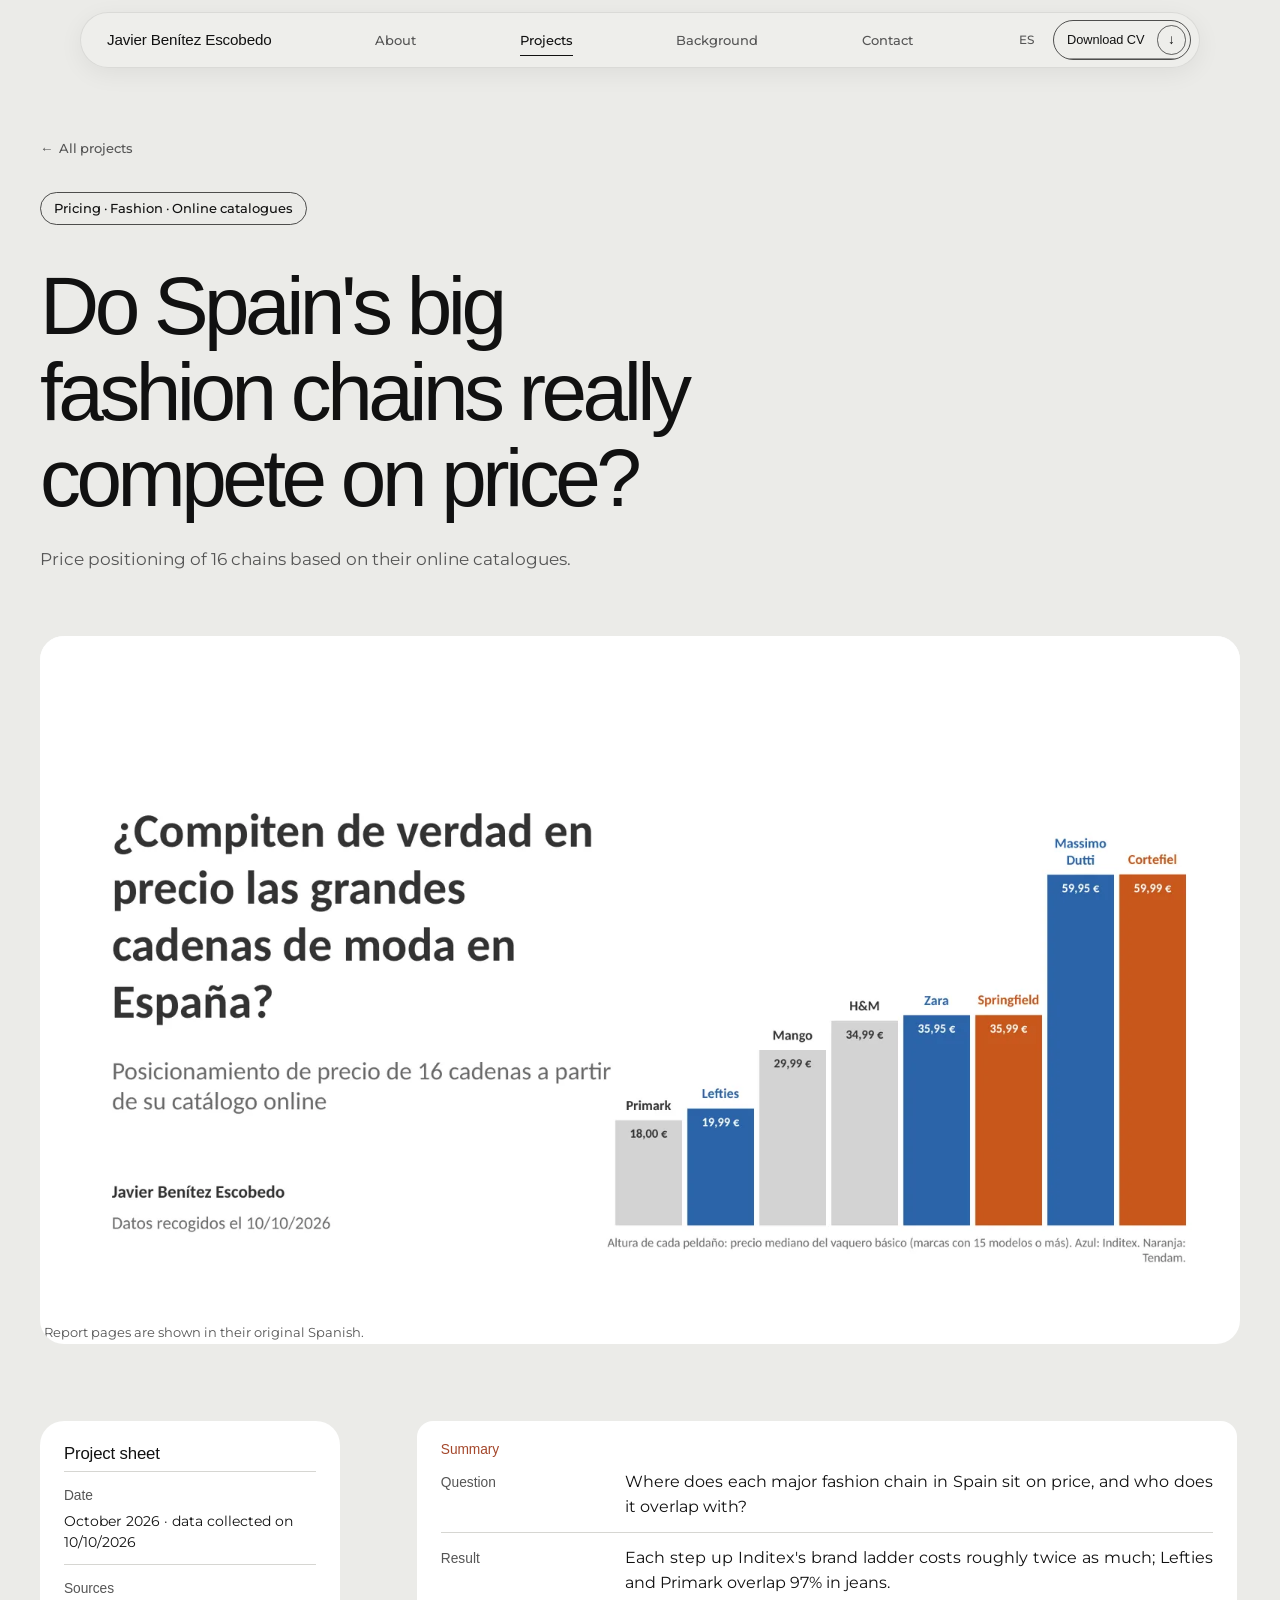
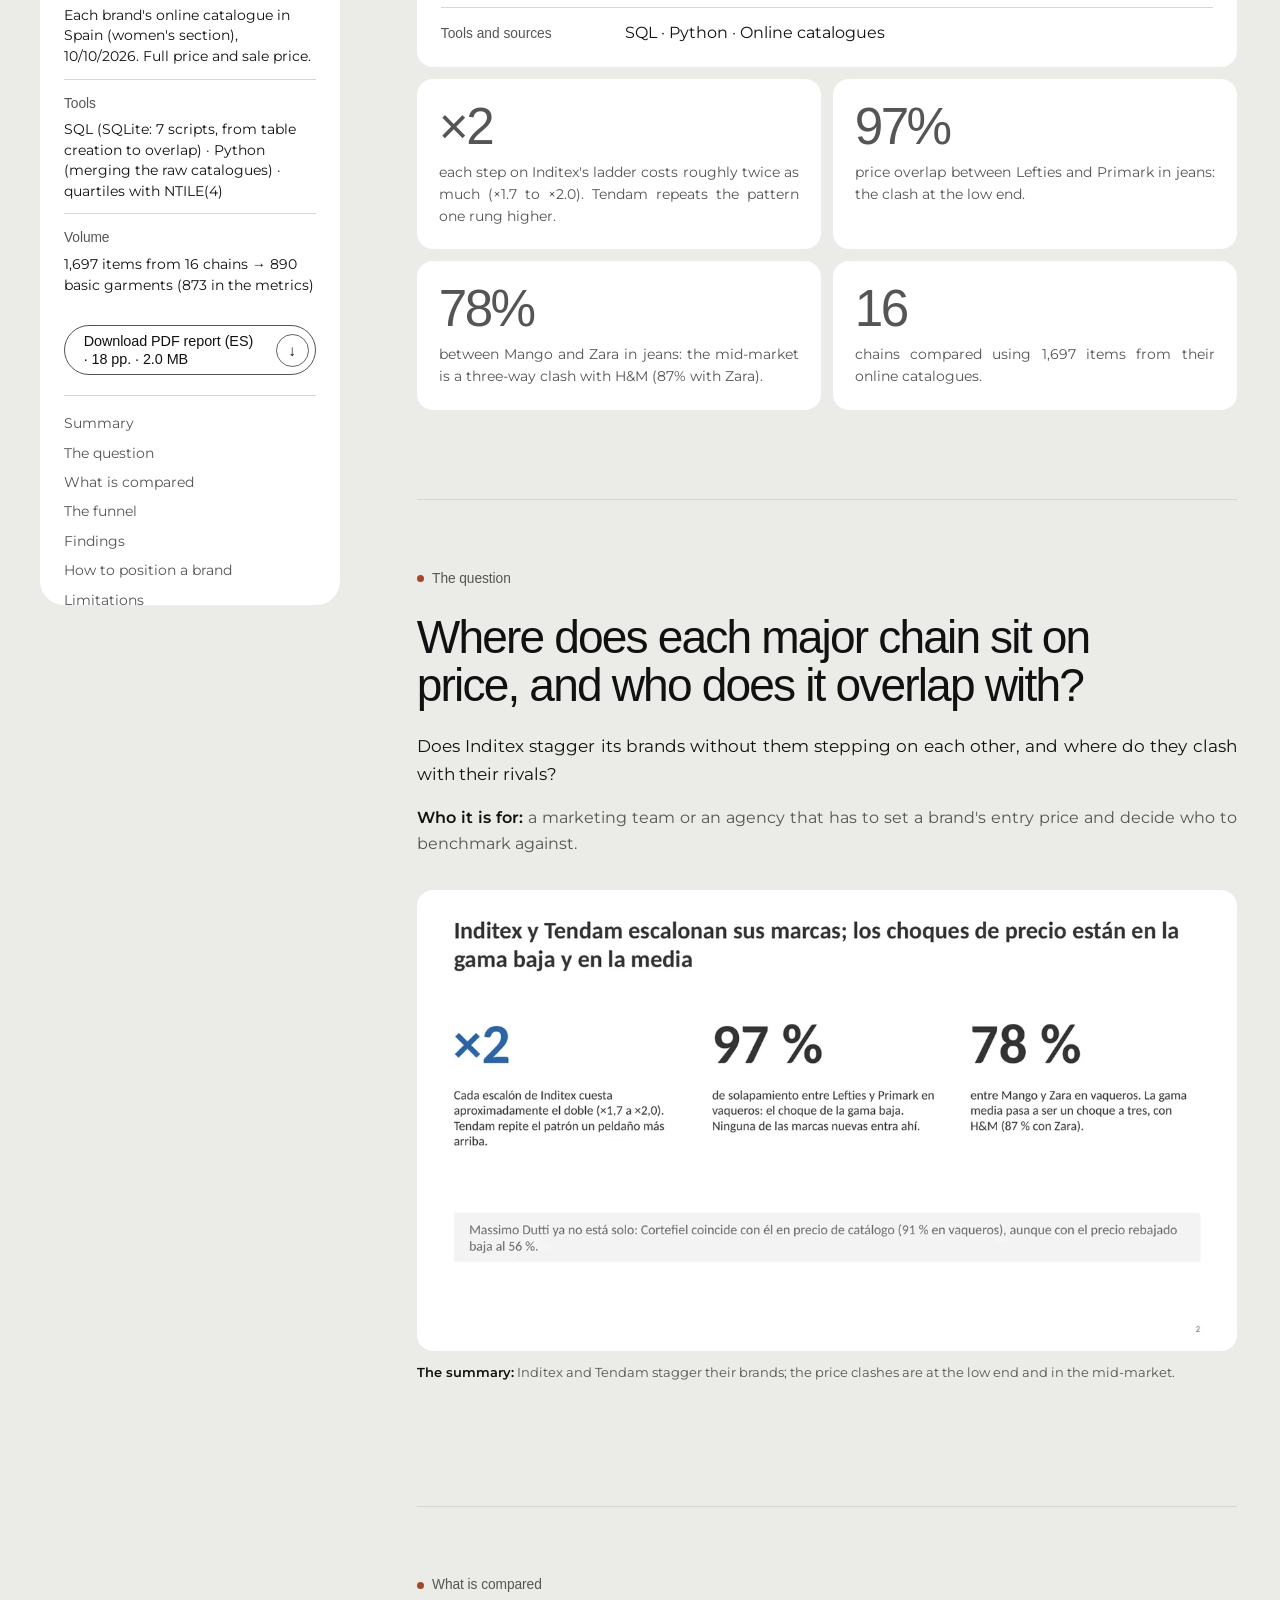
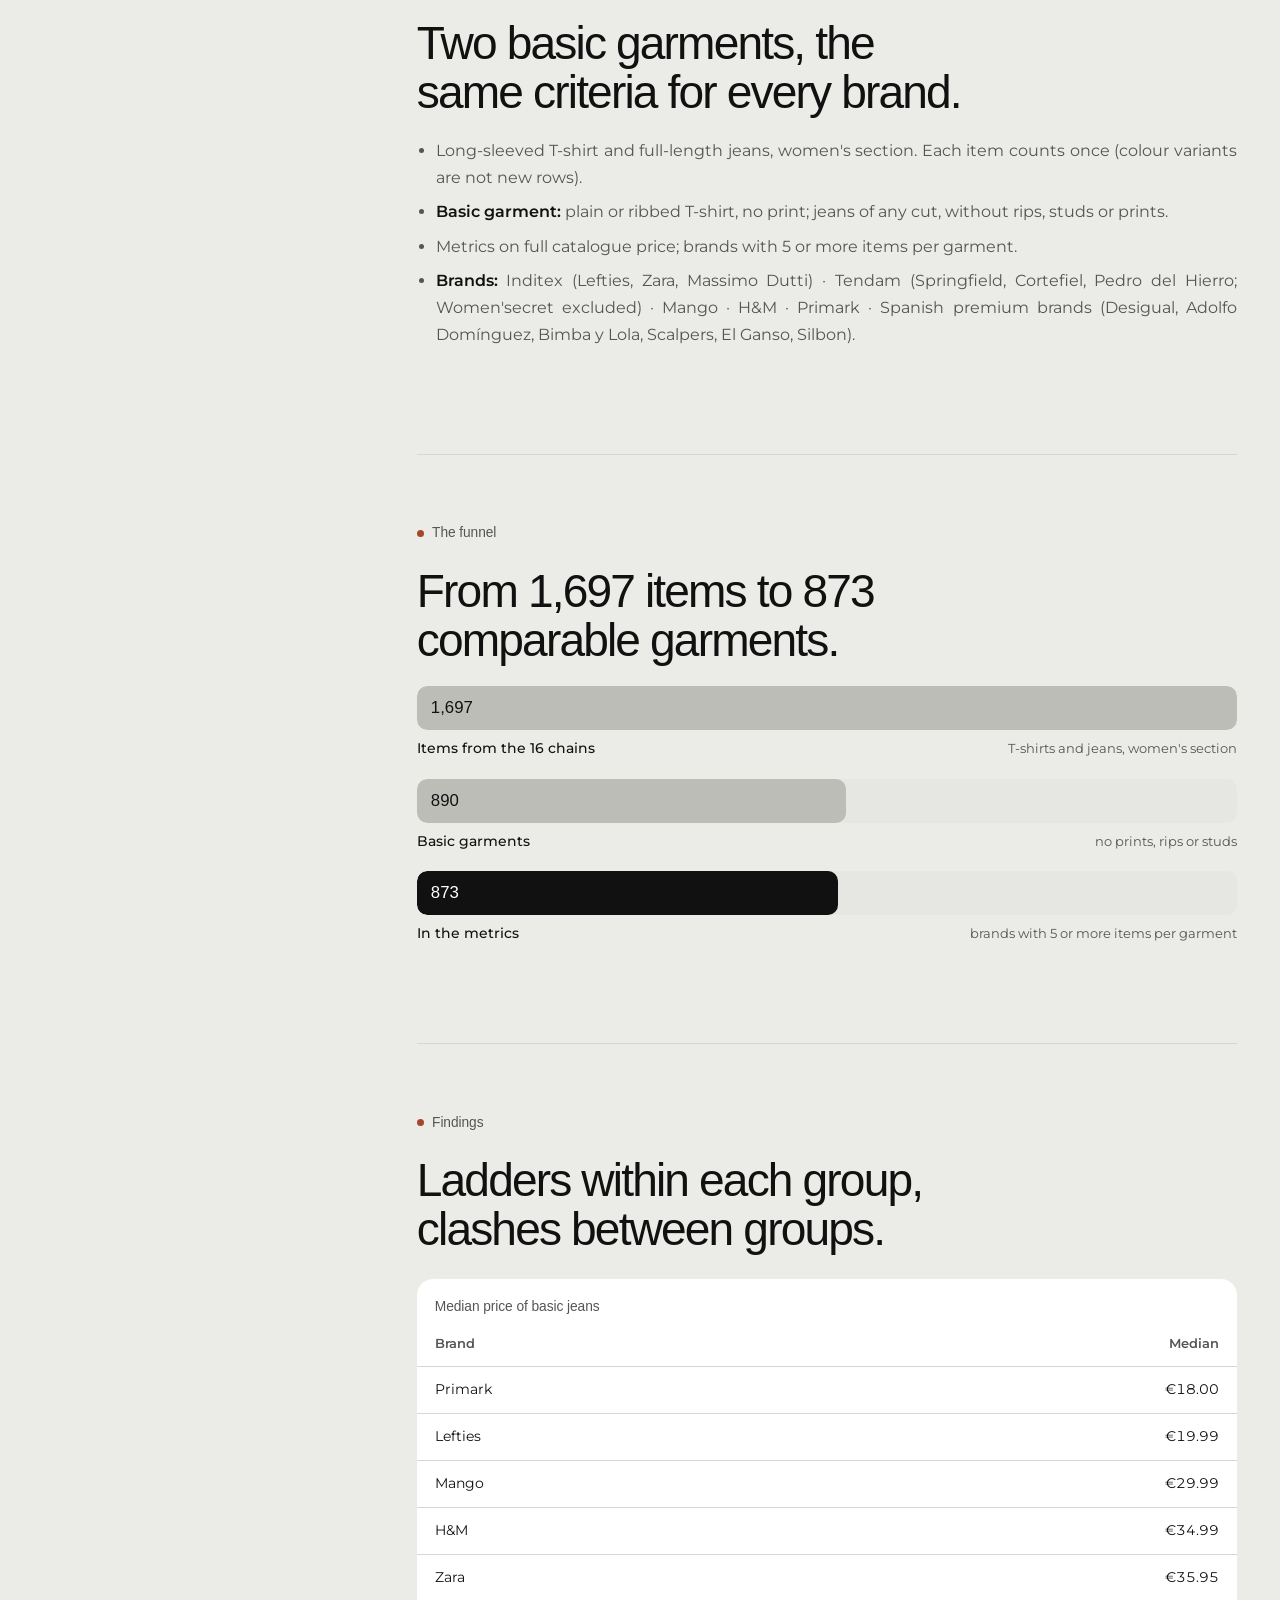
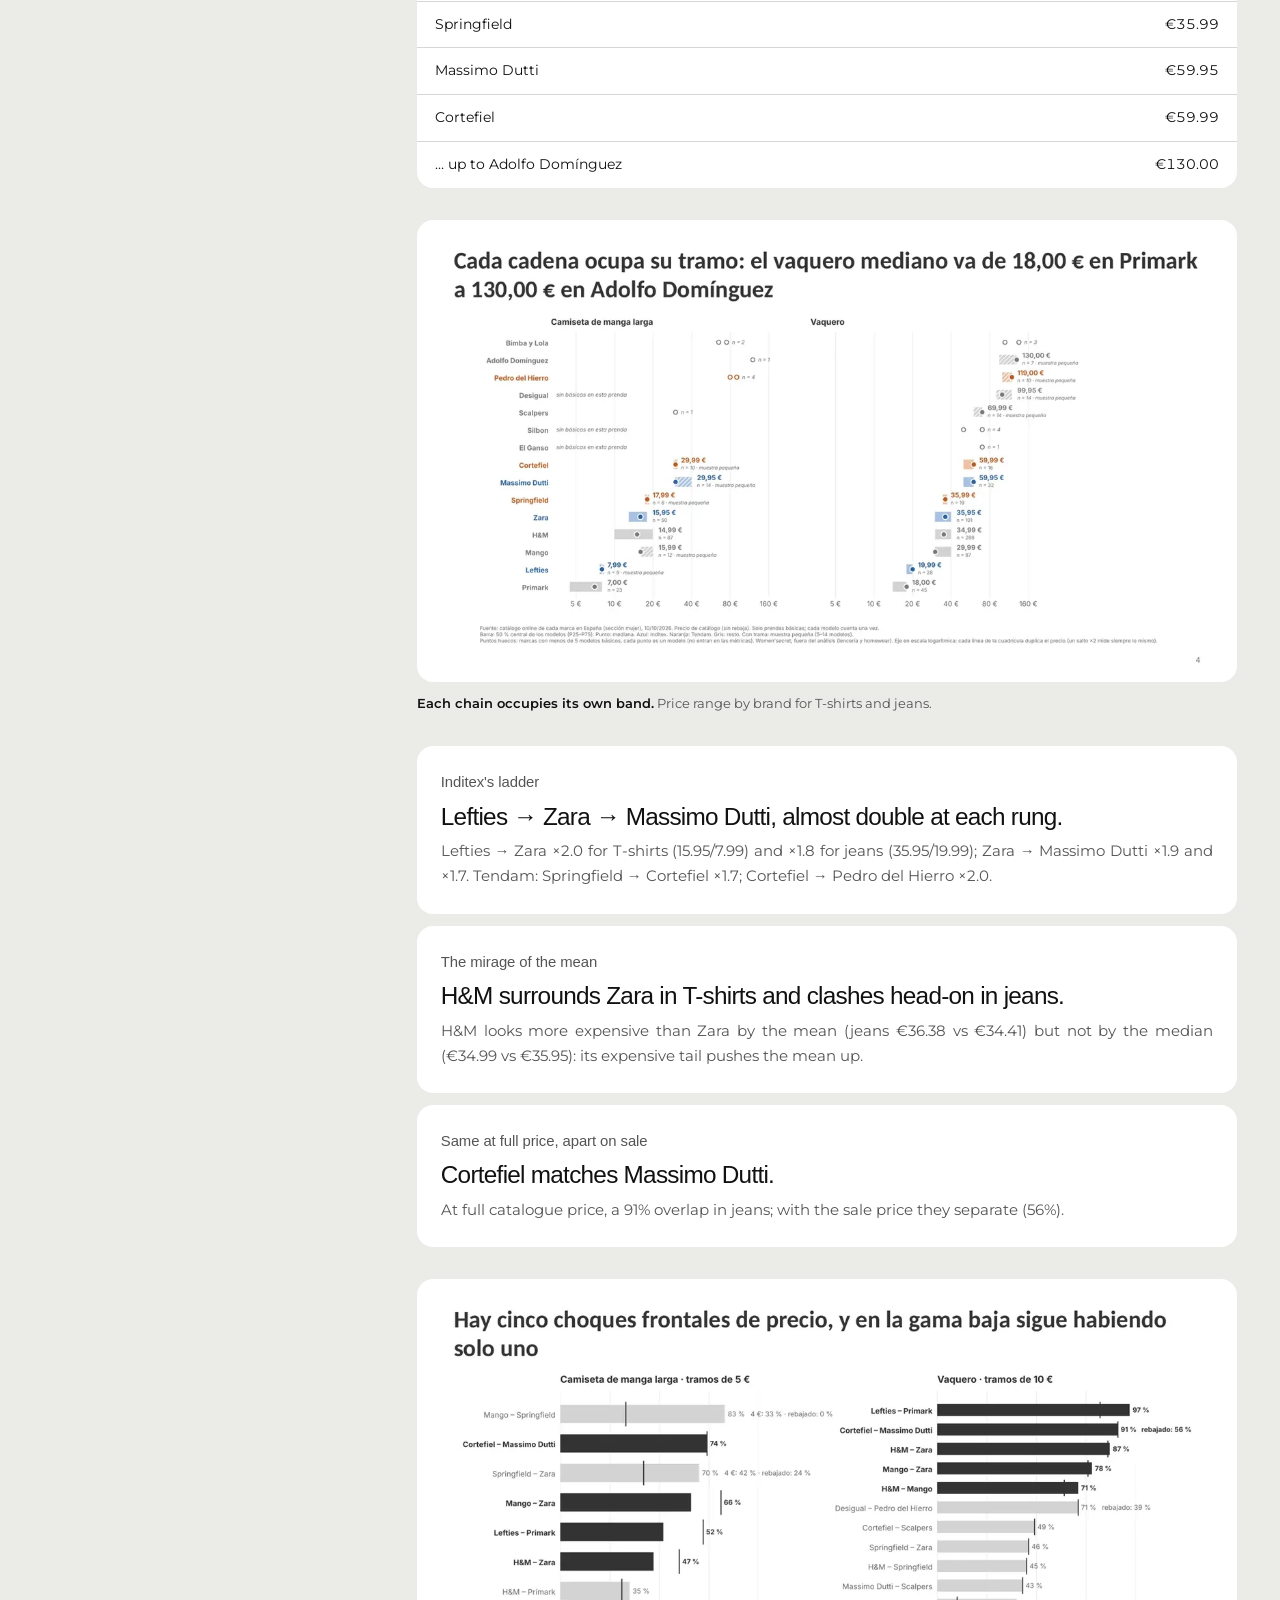
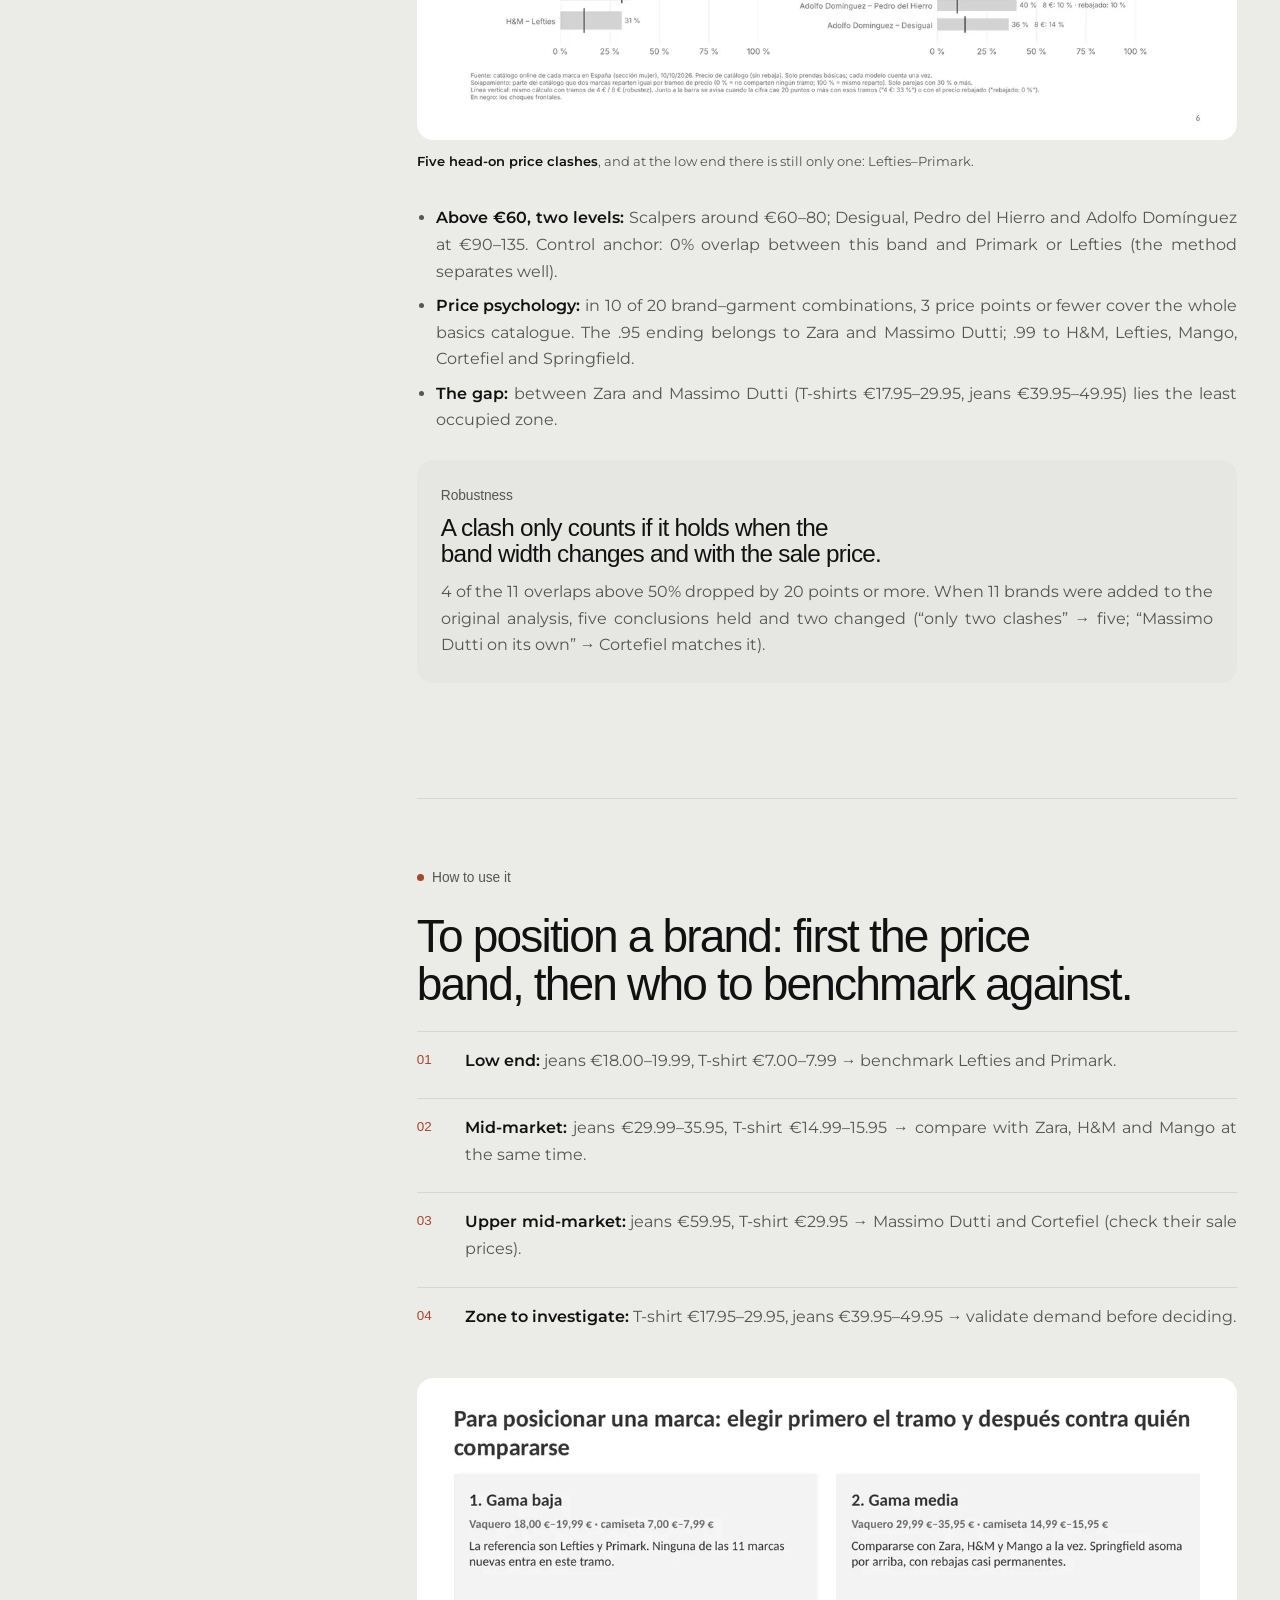
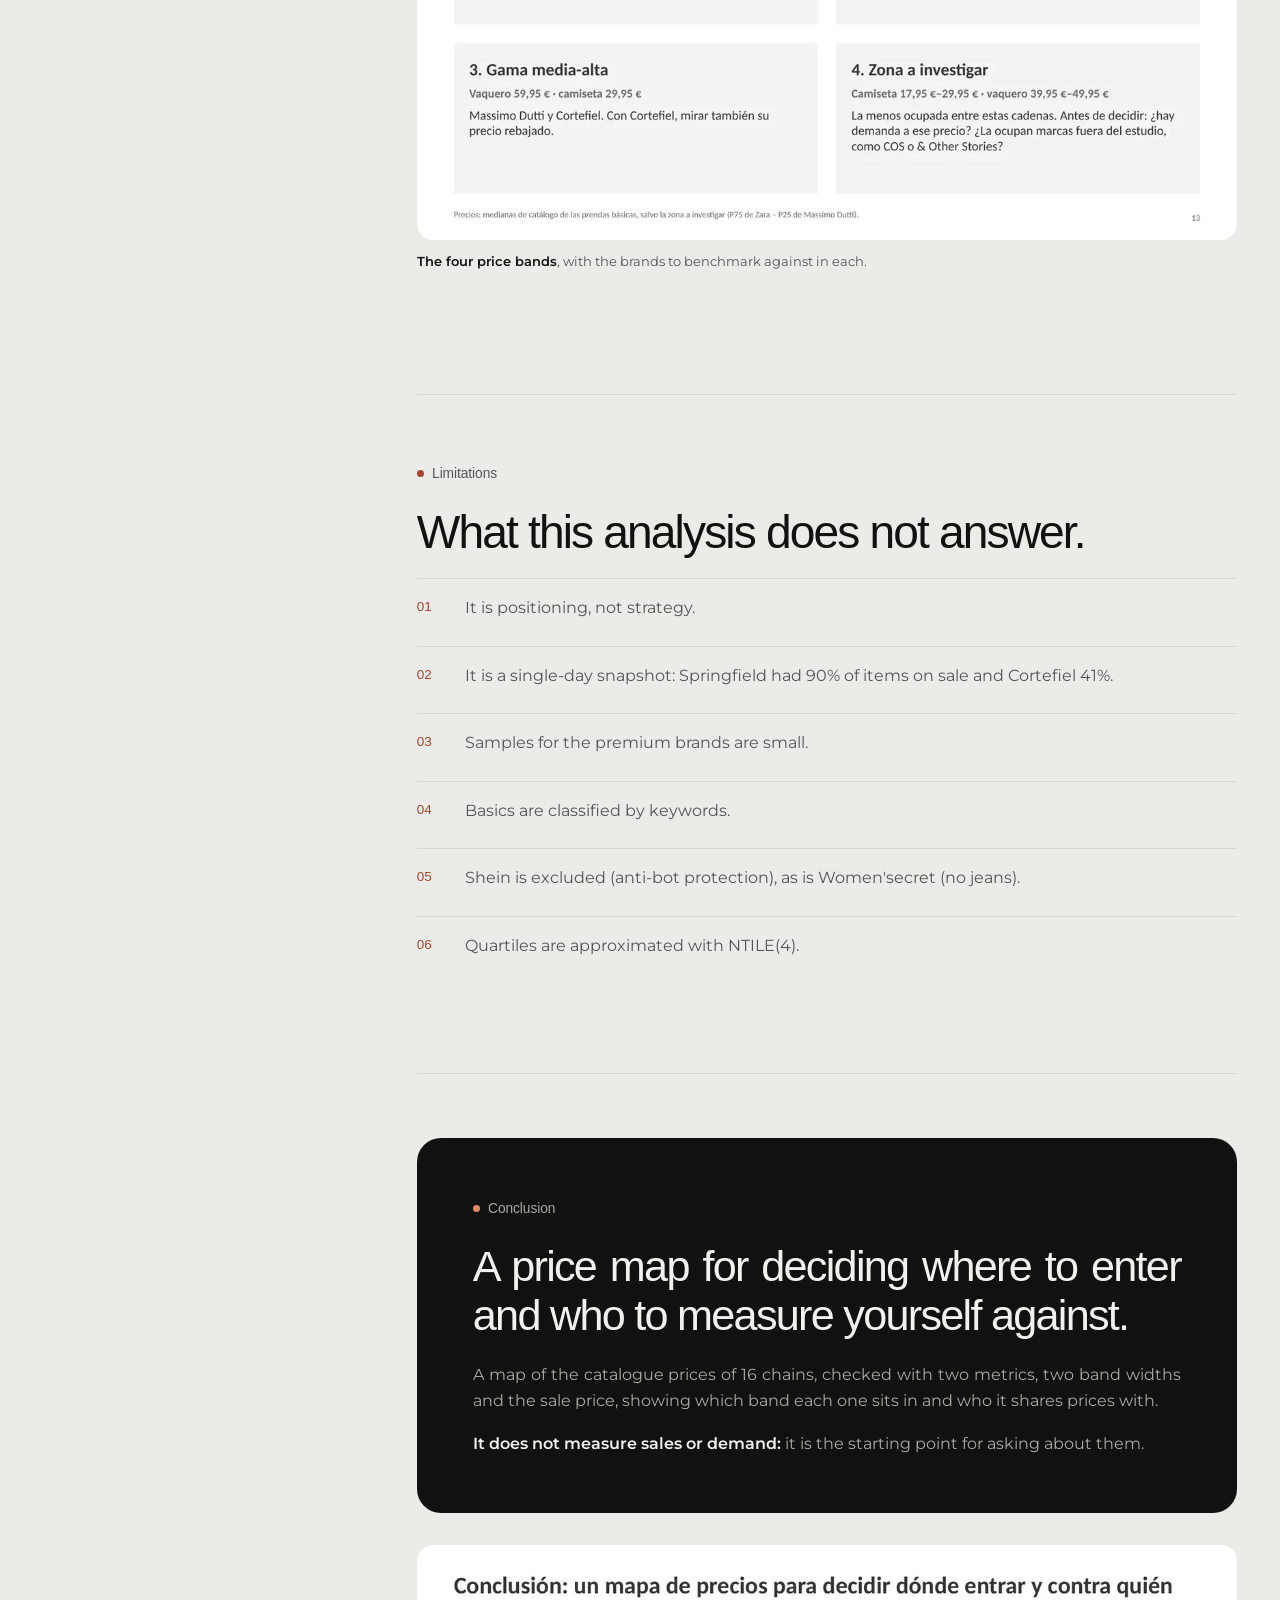
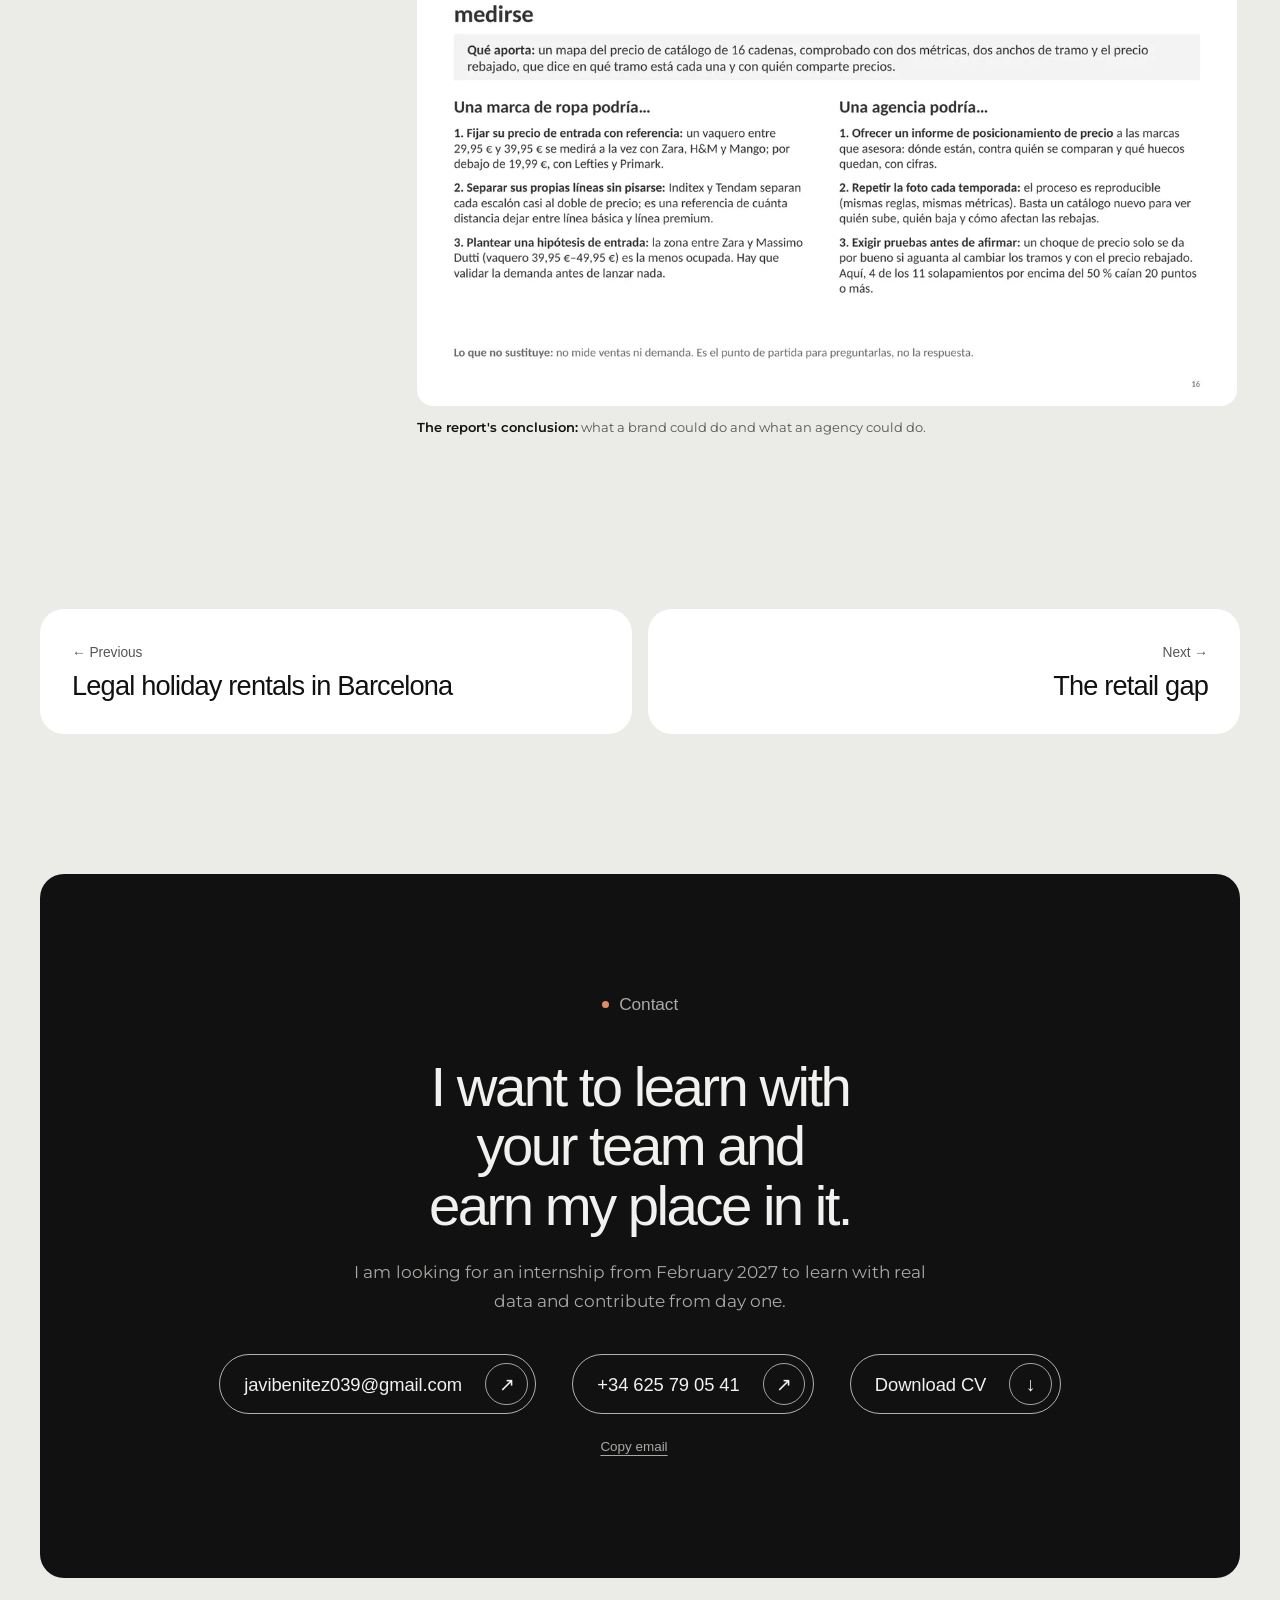
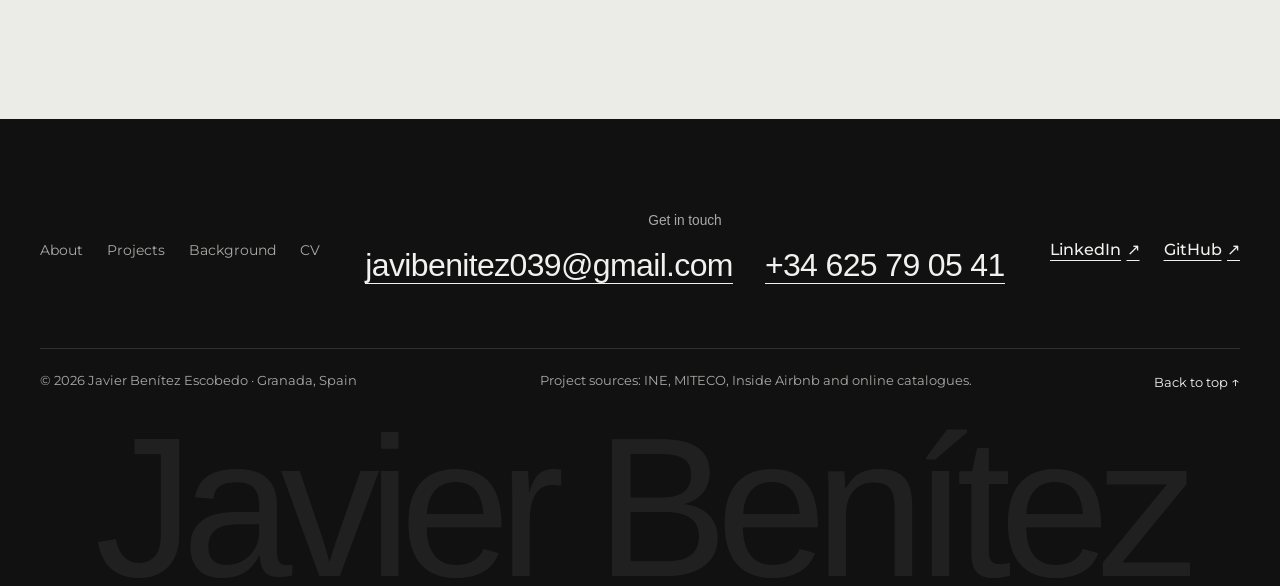
<file: site/en/proyectos/posicionamiento-moda.html>
<!doctype html>
<html lang="en">
<head>
  <meta charset="utf-8">
  <meta name="viewport" content="width=device-width, initial-scale=1">
  <title>Do Spain's big fashion chains really compete on price? · Case study · Javier Benítez Escobedo</title>
  <meta name="description" content="Price positioning of 16 fashion chains in Spain based on their online catalogues: where each one sits and who it overlaps with. 1,697 items analysed.">
  <link rel="canonical" href="https://degallo.github.io/en/proyectos/posicionamiento-moda.html">
  <link rel="alternate" hreflang="es" href="https://degallo.github.io/proyectos/posicionamiento-moda.html">
  <link rel="alternate" hreflang="x-default" href="https://degallo.github.io/proyectos/posicionamiento-moda.html">
  <link rel="alternate" hreflang="en" href="https://degallo.github.io/en/proyectos/posicionamiento-moda.html">
  <meta name="theme-color" content="#EBEBE8">
  <meta name="color-scheme" content="light only">
  <meta name="author" content="Javier Benítez Escobedo">
  <meta name="format-detection" content="telephone=no">
  <link rel="icon" href="../../favicon.svg" type="image/svg+xml">
  <link rel="apple-touch-icon" href="../../apple-touch-icon.png">

  <meta property="og:type" content="article">
  <meta property="og:locale" content="en_GB">
  <meta property="og:site_name" content="Javier Benítez Escobedo">
  <meta property="og:title" content="Do Spain's big fashion chains really compete on price? · Case study">
  <meta property="og:description" content="Price positioning of 16 fashion chains in Spain based on their online catalogues: where each one sits and who it overlaps with. 1,697 items analysed.">
  <meta property="og:url" content="https://degallo.github.io/en/proyectos/posicionamiento-moda.html">
  <meta property="og:image" content="https://degallo.github.io/assets/img/og/posicionamiento-moda.jpg">
  <meta property="og:image:width" content="1200">
  <meta property="og:image:height" content="630">
  <meta property="og:image:alt" content="Cover of the report: Do Spain's big fashion chains really compete on price?">
  <meta name="twitter:card" content="summary_large_image">

  <link rel="preload" href="../../assets/fonts/montserrat-latin.woff2" as="font" type="font/woff2" crossorigin>
  <link rel="stylesheet" href="../../css/styles.css?v=11">
  <script>document.documentElement.classList.add('js');addEventListener('load',function(){if(!window.__jbReady)document.documentElement.classList.remove('js')})</script>
  <script type="application/ld+json">
  {
    "@context": "https://schema.org",
    "@graph": [
      {
        "@type": "Article",
        "headline": "Do Spain's big fashion chains really compete on price?",
        "description": "Price positioning of 16 fashion chains in Spain based on their online catalogues: where each one sits and who it overlaps with. 1,697 items analysed.",
        "image": "https://degallo.github.io/assets/img/og/posicionamiento-moda.jpg",
        "datePublished": "2026-10",
        "inLanguage": "en",
        "mainEntityOfPage": "https://degallo.github.io/en/proyectos/posicionamiento-moda.html",
        "author": {
          "@type": "Person",
          "name": "Javier Benítez Escobedo",
          "url": "https://degallo.github.io/en/"
        }
      },
      {
        "@type": "BreadcrumbList",
        "itemListElement": [
          {
            "@type": "ListItem",
            "position": 1,
            "name": "Home",
            "item": "https://degallo.github.io/en/"
          },
          {
            "@type": "ListItem",
            "position": 2,
            "name": "Projects",
            "item": "https://degallo.github.io/en/#proyectos"
          },
          {
            "@type": "ListItem",
            "position": 3,
            "name": "Do Spain's big fashion chains really compete on price?",
            "item": "https://degallo.github.io/en/proyectos/posicionamiento-moda.html"
          }
        ]
      }
    ]
  }
  </script>
</head>
<body>
  <a class="skip-link" href="#contenido">Skip to content</a>

  <header class="site-header">
    <div class="container">
      <button class="nav-toggle" type="button" aria-expanded="false" aria-controls="nav">Menu</button>
      <a class="brand" href="../index.html">Javier Benítez<span class="brand__2"> Escobedo</span></a>
      <nav class="nav" id="nav" aria-label="Main">
        <ul>
          <li><a href="../index.html#sobre-mi">About</a></li>
          <li><a href="../index.html#proyectos" aria-current="true">Projects</a></li>
          <li><a href="../index.html#trayectoria">Background</a></li>
          <li><a href="../index.html#contacto">Contact</a></li>
        </ul>
      </nav>
      <div class="header__end">
        <a class="lang" href="../../proyectos/posicionamiento-moda.html" hreflang="es" lang="es" aria-label="ES · Versión en español">ES</a>
        <a class="btn btn--sm nav__cv" href="../../assets/docs/CV_Javier_Benitez_Escobedo.pdf" download><span class="nav__cv-long">Download&nbsp;</span>CV<span class="visually-hidden"> (PDF, 473 KB)</span></a>
      </div>
    </div>
  </header>

  <main id="contenido">
    <section class="container case-hero" aria-labelledby="titulo">
      <a class="back" href="../index.html#proyectos"><span aria-hidden="true">←</span> All projects</a>
      <p><span class="pill">Pricing · Fashion · Online catalogues</span></p>
      <h1 id="titulo">Do Spain's big fashion chains really compete on price?</h1>
      <p class="case-hero__sub">Price positioning of 16 chains based on their online catalogues.</p>
      <div class="case-hero__actions">
        <a class="btn btn--sm" href="../../assets/docs/posicionamiento-precio-moda.pdf" download hreflang="es">PDF report (ES) · 2.0 MB</a>
      </div>
      <figure class="case-cover">
        <img src="../../assets/img/proyectos/posicionamiento-moda/pagina-01.webp" srcset="../../assets/img/proyectos/posicionamiento-moda/pagina-01-800.webp 800w, ../../assets/img/proyectos/posicionamiento-moda/pagina-01-1200.webp 1200w, ../../assets/img/proyectos/posicionamiento-moda/pagina-01.webp 1600w" sizes="(max-width: 1320px) 94vw, 1240px" width="1600" height="900" fetchpriority="high"
             alt="Report cover (in Spanish): price ladder of the median basic jeans by brand, from Primark (€18.00) to Cortefiel (€59.99), with Inditex brands in blue and Tendam brands in orange.">
        <figcaption class="case-cover__note">Report pages are shown in their original Spanish.</figcaption>
      </figure>
    </section>

    <div class="container case-layout">
      <aside class="ficha" aria-labelledby="ficha-titulo">
        <h2 id="ficha-titulo">Project sheet</h2>
        <dl>
          <div><dt>Date</dt><dd>October 2026 · data collected on 10/10/2026</dd></div>
          <div><dt>Sources</dt><dd>Each brand's online catalogue in Spain (women's section), 10/10/2026. Full price and sale price.</dd></div>
          <div><dt>Tools</dt><dd>SQL (SQLite: 7 scripts, from table creation to overlap) · Python (merging the raw catalogues) · quartiles with NTILE(4)</dd></div>
          <div><dt>Volume</dt><dd>1,697 items from 16 chains → 890 basic garments (873 in the metrics)</dd></div>
        </dl>
        <div class="ficha__actions">
          <a class="btn" href="../../assets/docs/posicionamiento-precio-moda.pdf" download hreflang="es">Download PDF report (ES) · 18 pp. · 2.0 MB</a>
        </div>
        <nav class="ficha__toc" aria-label="On this page" data-spy>
          <ol>
            <li><a href="#resumen">Summary</a></li>
            <li><a href="#pregunta">The question</a></li>
            <li><a href="#que-se-compara">What is compared</a></li>
            <li><a href="#embudo">The funnel</a></li>
            <li><a href="#hallazgos">Findings</a></li>
            <li><a href="#tramos">How to position a brand</a></li>
            <li><a href="#limitaciones">Limitations</a></li>
            <li><a href="#conclusion">Conclusion</a></li>
          </ol>
        </nav>
      </aside>

      <article class="case-body">
        <section id="resumen" class="summary" aria-labelledby="resumen-t">
          <h2 id="resumen-t" class="summary__title">Summary</h2>
          <dl class="summary__list">
            <div><dt>Question</dt><dd>Where does each major fashion chain in Spain sit on price, and who does it overlap with?</dd></div>
            <div><dt>Result</dt><dd>Each step up Inditex's brand ladder costs roughly twice as much; Lefties and Primark overlap 97% in jeans.</dd></div>
            <div><dt>Tools and sources</dt><dd>SQL · Python · Online catalogues</dd></div>
          </dl>
        </section>

        <section id="cifras" aria-label="Key figures">
          <div class="kpis">
            <div class="kpi reveal"><p class="kpi__num">×2</p><p class="kpi__label">each step on Inditex's ladder costs roughly twice as much (×1.7 to ×2.0). Tendam repeats the pattern one rung higher.</p></div>
            <div class="kpi reveal" style="--d:.06s"><p class="kpi__num">97%</p><p class="kpi__label">price overlap between Lefties and Primark in jeans: the clash at the low end.</p></div>
            <div class="kpi reveal"><p class="kpi__num">78%</p><p class="kpi__label">between Mango and Zara in jeans: the mid-market is a three-way clash with H&amp;M (87% with Zara).</p></div>
            <div class="kpi reveal" style="--d:.06s"><p class="kpi__num">16</p><p class="kpi__label">chains compared using 1,697 items from their online catalogues.</p></div>
          </div>
        </section>

        <section id="pregunta" aria-labelledby="pregunta-t">
          <p class="eyebrow">The question</p>
          <h2 id="pregunta-t">Where does each major chain sit on price, and who does it overlap with?</h2>
          <p class="lead">Does Inditex stagger its brands without them stepping on each other, and where do they clash with their rivals?</p>
          <p><strong>Who it is for:</strong> a marketing team or an agency that has to set a brand's entry price and decide who to benchmark against.</p>
          <figure class="figure reveal">
            <a href="../../assets/img/proyectos/posicionamiento-moda/pagina-02.webp"><img src="../../assets/img/proyectos/posicionamiento-moda/pagina-02.webp" srcset="../../assets/img/proyectos/posicionamiento-moda/pagina-02-800.webp 800w, ../../assets/img/proyectos/posicionamiento-moda/pagina-02-1200.webp 1200w, ../../assets/img/proyectos/posicionamiento-moda/pagina-02.webp 1600w" sizes="(max-width: 1080px) 94vw, 820px" width="1600" height="900" loading="lazy" decoding="async" alt="Summary page with three figures: ×2 between Inditex steps, 97% overlap between Lefties and Primark in jeans and 78% between Mango and Zara."></a>
            <figcaption><b>The summary:</b> Inditex and Tendam stagger their brands; the price clashes are at the low end and in the mid-market.</figcaption>
          </figure>
        </section>

        <section id="que-se-compara" aria-labelledby="compara-t">
          <p class="eyebrow">What is compared</p>
          <h2 id="compara-t">Two basic garments, the same criteria for every brand.</h2>
          <ul>
            <li>Long-sleeved T-shirt and full-length jeans, women's section. Each item counts once (colour variants are not new rows).</li>
            <li><strong>Basic garment:</strong> plain or ribbed T-shirt, no print; jeans of any cut, without rips, studs or prints.</li>
            <li>Metrics on full catalogue price; brands with 5 or more items per garment.</li>
            <li><strong>Brands:</strong> Inditex (Lefties, Zara, Massimo Dutti) · Tendam (Springfield, Cortefiel, Pedro del Hierro; Women'secret excluded) · Mango · H&amp;M · Primark · Spanish premium brands (Desigual, Adolfo Domínguez, Bimba y Lola, Scalpers, El Ganso, Silbon).</li>
          </ul>
        </section>

        <section id="embudo" aria-labelledby="embudo-t">
          <p class="eyebrow">The funnel</p>
          <h2 id="embudo-t">From 1,697 items to 873 comparable garments.</h2>
          <ol class="funnel">
            <li><div class="funnel__bar"><span style="--w:100%"></span><b>1,697</b></div><div class="funnel__txt"><span>Items from the 16 chains</span><span>T-shirts and jeans, women's section</span></div></li>
            <li><div class="funnel__bar"><span style="--w:52.4%; --d:.1s"></span><b>890</b></div><div class="funnel__txt"><span>Basic garments</span><span>no prints, rips or studs</span></div></li>
            <li><div class="funnel__bar"><span style="--w:51.4%; --d:.2s"></span><b>873</b></div><div class="funnel__txt"><span>In the metrics</span><span>brands with 5 or more items per garment</span></div></li>
          </ol>
        </section>

        <section id="hallazgos" aria-labelledby="hallazgos-t">
          <p class="eyebrow">Findings</p>
          <h2 id="hallazgos-t">Ladders within each group, clashes between groups.</h2>

          <div class="table-wrap reveal" tabindex="0" role="region" aria-label="Median price of basic jeans">
            <table>
              <caption>Median price of basic jeans</caption>
              <thead><tr><th scope="col">Brand</th><th scope="col" class="num">Median</th></tr></thead>
              <tbody>
                <tr><td>Primark</td><td class="num">€18.00</td></tr>
                <tr><td>Lefties</td><td class="num">€19.99</td></tr>
                <tr><td>Mango</td><td class="num">€29.99</td></tr>
                <tr><td>H&amp;M</td><td class="num">€34.99</td></tr>
                <tr><td>Zara</td><td class="num">€35.95</td></tr>
                <tr><td>Springfield</td><td class="num">€35.99</td></tr>
                <tr><td>Massimo Dutti</td><td class="num">€59.95</td></tr>
                <tr><td>Cortefiel</td><td class="num">€59.99</td></tr>
                <tr><td>… up to Adolfo Domínguez</td><td class="num">€130.00</td></tr>
              </tbody>
            </table>
          </div>

          <figure class="figure reveal">
            <a href="../../assets/img/proyectos/posicionamiento-moda/pagina-04.webp"><img src="../../assets/img/proyectos/posicionamiento-moda/pagina-04.webp" srcset="../../assets/img/proyectos/posicionamiento-moda/pagina-04-800.webp 800w, ../../assets/img/proyectos/posicionamiento-moda/pagina-04-1200.webp 1200w, ../../assets/img/proyectos/posicionamiento-moda/pagina-04.webp 1600w" sizes="(max-width: 1080px) 94vw, 820px" width="1600" height="900" loading="lazy" decoding="async" alt="Price range by chain for long-sleeved T-shirts and jeans, on a logarithmic scale: median jeans go from €18.00 at Primark to €130.00 at Adolfo Domínguez."></a>
            <figcaption><b>Each chain occupies its own band.</b> Price range by brand for T-shirts and jeans.</figcaption>
          </figure>

          <div class="groups">
            <div class="group reveal">
              <p class="group__tag">Inditex's ladder</p>
              <h3>Lefties → Zara → Massimo Dutti, almost double at each rung.</h3>
              <p>Lefties → Zara ×2.0 for T-shirts (15.95/7.99) and ×1.8 for jeans (35.95/19.99); Zara → Massimo Dutti ×1.9 and ×1.7. Tendam: Springfield → Cortefiel ×1.7; Cortefiel → Pedro del Hierro ×2.0.</p>
            </div>
            <div class="group reveal">
              <p class="group__tag">The mirage of the mean</p>
              <h3>H&amp;M surrounds Zara in T-shirts and clashes head-on in jeans.</h3>
              <p>H&amp;M looks more expensive than Zara by the mean (jeans €36.38 vs €34.41) but not by the median (€34.99 vs €35.95): its expensive tail pushes the mean up.</p>
            </div>
            <div class="group reveal">
              <p class="group__tag">Same at full price, apart on sale</p>
              <h3>Cortefiel matches Massimo Dutti.</h3>
              <p>At full catalogue price, a 91% overlap in jeans; with the sale price they separate (56%).</p>
            </div>
          </div>

          <figure class="figure reveal">
            <a href="../../assets/img/proyectos/posicionamiento-moda/pagina-06.webp"><img src="../../assets/img/proyectos/posicionamiento-moda/pagina-06.webp" srcset="../../assets/img/proyectos/posicionamiento-moda/pagina-06-800.webp 800w, ../../assets/img/proyectos/posicionamiento-moda/pagina-06-1200.webp 1200w, ../../assets/img/proyectos/posicionamiento-moda/pagina-06.webp 1600w" sizes="(max-width: 1080px) 94vw, 820px" width="1600" height="900" loading="lazy" decoding="async" alt="Bars showing price overlap between pairs of brands, for T-shirts (€5 bands) and jeans (€10 bands). In black, the head-on clashes; the largest, Lefties–Primark in jeans at 97%."></a>
            <figcaption><b>Five head-on price clashes</b>, and at the low end there is still only one: Lefties–Primark.</figcaption>
          </figure>

          <ul>
            <li><strong>Above €60, two levels:</strong> Scalpers around €60–80; Desigual, Pedro del Hierro and Adolfo Domínguez at €90–135. Control anchor: 0% overlap between this band and Primark or Lefties (the method separates well).</li>
            <li><strong>Price psychology:</strong> in 10 of 20 brand–garment combinations, 3 price points or fewer cover the whole basics catalogue. The .95 ending belongs to Zara and Massimo Dutti; .99 to H&amp;M, Lefties, Mango, Cortefiel and Springfield.</li>
            <li><strong>The gap:</strong> between Zara and Massimo Dutti (T-shirts €17.95–29.95, jeans €39.95–49.95) lies the least occupied zone.</li>
          </ul>

          <div class="callout reveal">
            <p class="callout__tag">Robustness</p>
            <h3>A clash only counts if it holds when the band width changes and with the sale price.</h3>
            <p>4 of the 11 overlaps above 50% dropped by 20 points or more. When 11 brands were added to the original analysis, five conclusions held and two changed (“only two clashes” → five; “Massimo Dutti on its own” → Cortefiel matches it).</p>
          </div>
        </section>

        <section id="tramos" aria-labelledby="tramos-t">
          <p class="eyebrow">How to use it</p>
          <h2 id="tramos-t">To position a brand: first the price band, then who to benchmark against.</h2>
          <ol class="numbered">
            <li><strong>Low end:</strong> jeans €18.00–19.99, T-shirt €7.00–7.99 → benchmark Lefties and Primark.</li>
            <li><strong>Mid-market:</strong> jeans €29.99–35.95, T-shirt €14.99–15.95 → compare with Zara, H&amp;M and Mango at the same time.</li>
            <li><strong>Upper mid-market:</strong> jeans €59.95, T-shirt €29.95 → Massimo Dutti and Cortefiel (check their sale prices).</li>
            <li><strong>Zone to investigate:</strong> T-shirt €17.95–29.95, jeans €39.95–49.95 → validate demand before deciding.</li>
          </ol>
          <figure class="figure reveal">
            <a href="../../assets/img/proyectos/posicionamiento-moda/pagina-13.webp"><img src="../../assets/img/proyectos/posicionamiento-moda/pagina-13.webp" srcset="../../assets/img/proyectos/posicionamiento-moda/pagina-13-800.webp 800w, ../../assets/img/proyectos/posicionamiento-moda/pagina-13-1200.webp 1200w, ../../assets/img/proyectos/posicionamiento-moda/pagina-13.webp 1600w" sizes="(max-width: 1080px) 94vw, 820px" width="1600" height="900" loading="lazy" decoding="async" alt="Four cards with the price bands for positioning a brand: low end, mid-market, upper mid-market and zone to investigate, each with its jeans and T-shirt prices and the benchmark brands."></a>
            <figcaption><b>The four price bands</b>, with the brands to benchmark against in each.</figcaption>
          </figure>
        </section>

        <section id="limitaciones" aria-labelledby="limitaciones-t">
          <p class="eyebrow">Limitations</p>
          <h2 id="limitaciones-t">What this analysis does not answer.</h2>
          <ol class="numbered">
            <li>It is positioning, not strategy.</li>
            <li>It is a single-day snapshot: Springfield had 90% of items on sale and Cortefiel 41%.</li>
            <li>Samples for the premium brands are small.</li>
            <li>Basics are classified by keywords.</li>
            <li>Shein is excluded (anti-bot protection), as is Women'secret (no jeans).</li>
            <li>Quartiles are approximated with NTILE(4).</li>
          </ol>
        </section>

        <section id="conclusion" aria-labelledby="conclusion-t">
          <div class="conclusion reveal">
            <p class="eyebrow" id="conclusion-t">Conclusion</p>
            <blockquote>A price map for deciding where to enter and who to measure yourself against.</blockquote>
            <p>A map of the catalogue prices of 16 chains, checked with two metrics, two band widths and the sale price, showing which band each one sits in and who it shares prices with.</p>
            <p><strong>It does not measure sales or demand:</strong> it is the starting point for asking about them.</p>
          </div>
          <figure class="figure reveal">
            <a href="../../assets/img/proyectos/posicionamiento-moda/pagina-16.webp"><img src="../../assets/img/proyectos/posicionamiento-moda/pagina-16.webp" srcset="../../assets/img/proyectos/posicionamiento-moda/pagina-16-800.webp 800w, ../../assets/img/proyectos/posicionamiento-moda/pagina-16-1200.webp 1200w, ../../assets/img/proyectos/posicionamiento-moda/pagina-16.webp 1600w" sizes="(max-width: 1080px) 94vw, 820px" width="1600" height="900" loading="lazy" decoding="async" alt="Conclusion page setting out what a fashion brand and what an agency could do with this price map."></a>
            <figcaption><b>The report's conclusion:</b> what a brand could do and what an agency could do.</figcaption>
          </figure>
        </section>
      </article>
    </div>

    <div class="container">
      <nav class="case-nav" aria-label="Other projects">
        <a href="alquiler-turistico-barcelona.html"><small>← Previous</small><span>Legal holiday rentals in Barcelona</span></a>
        <a href="hueco-comercial.html"><small>Next →</small><span>The retail gap</span></a>
      </nav>
    </div>

    <section class="section section--tight" style="padding-top: var(--section)" aria-labelledby="contacto-titulo">
      <div class="container">
        <div class="cta reveal">
          <p class="eyebrow">Contact</p>
          <h2 id="contacto-titulo">I want to learn with your team and earn my place in it.</h2>
          <p>I am looking for an internship from February 2027 to learn with real data and contribute from day one.</p>
          <div class="cta__actions">
            <a class="btn btn--light" href="mailto:javibenitez039@gmail.com">javibenitez039@gmail.com</a>
            <a class="btn btn--light" href="tel:+34625790541">+34&nbsp;625&nbsp;79&nbsp;05&nbsp;41</a>
            <a class="btn btn--light" href="../../assets/docs/CV_Javier_Benitez_Escobedo.pdf" download>Download CV<span class="visually-hidden"> (PDF, 473 KB)</span></a>
          </div>
        </div>
      </div>
    </section>
  </main>

  <footer class="site-footer">
    <div class="container">
      <div class="footer__top">
        <nav class="footer__nav" aria-label="Footer">
          <ul>
            <li><a href="../index.html#sobre-mi">About</a></li>
            <li><a href="../index.html#proyectos">Projects</a></li>
            <li><a href="../index.html#trayectoria">Background</a></li>
            <li><a href="../../assets/docs/CV_Javier_Benitez_Escobedo.pdf" download>CV<span class="visually-hidden"> (PDF, 473 KB)</span></a></li>
          </ul>
        </nav>
        <div class="footer__contact">
          <p class="label">Get in touch</p>
          <a href="mailto:javibenitez039@gmail.com">javibenitez039@gmail.com</a>
          <a href="tel:+34625790541">+34&nbsp;625&nbsp;79&nbsp;05&nbsp;41</a>
        </div>
        <ul class="footer__social">
          <li><a class="link-arrow" href="https://www.linkedin.com/in/javierbenitezescobedo" rel="me noopener" target="_blank">LinkedIn <span class="arrow" aria-hidden="true">↗</span><span class="visually-hidden"> (opens in a new tab)</span></a></li>
          <li><a class="link-arrow" href="https://github.com/degallo" rel="me noopener" target="_blank">GitHub <span class="arrow" aria-hidden="true">↗</span><span class="visually-hidden"> (opens in a new tab)</span></a></li>
        </ul>
      </div>
      <div class="footer__bottom">
        <span>© <span data-year>2026</span> Javier Benítez Escobedo · Granada, Spain</span>
        <span>Project sources: INE, MITECO, Inside Airbnb and online catalogues.</span>
        <a class="to-top" href="#contenido">Back to top <span aria-hidden="true">↑</span></a>
      </div>
    </div>
    <p class="footer__name" aria-hidden="true" data-text="Javier Benítez"></p>
  </footer>

  <script src="../../js/main.js?v=11" defer></script>
</body>
</html>
</file>
<file: site/css/styles.css>
/* ==========================================================================
   Portfolio · Javier Benítez Escobedo
   Hoja única. Orden: tokens → base → utilidades → componentes → cabecera
   → portada → caso de estudio → pie → responsive → movimiento.
   ========================================================================== */

/* ---------- Fuentes autoalojadas ----------
   Montserrat (SIL OFL 1.1, licencia en assets/fonts/OFL-Montserrat.txt), variable 400–600.
   Antes se pedía a Google Fonts: eso bloqueaba el primer pintado (~0,9 s en móvil)
   y enviaba la IP de cada visitante a Google. El archivo latino cubre todo el castellano
   y el inglés; el segundo solo contiene «Ł ł» (Wrocław) y pesa 3 KB.
   Helvetica no se puede autoalojar (licencia comercial): se usa la del sistema. */
@font-face {
  font-family: "Montserrat";
  src: url("../assets/fonts/montserrat-latin.woff2") format("woff2");
  font-weight: 400 600; font-style: normal; font-display: swap;
  unicode-range: U+0000-00FF, U+0131, U+0152-0153, U+02BB-02BC, U+02C6, U+02DA, U+02DC, U+0304, U+0308, U+0329, U+2000-206F, U+20AC, U+2122, U+2191, U+2193, U+2212, U+2215, U+FEFF, U+FFFD;
}
@font-face {
  font-family: "Montserrat";
  src: url("../assets/fonts/montserrat-latin-ext-l.woff2") format("woff2");
  font-weight: 400 600; font-style: normal; font-display: swap;
  unicode-range: U+0141-0142;
}

/* ---------- Tokens ---------- */
:root {
  /* Color: monocromo con un acento terracota mínimo (el del CV) */
  --bg: #EBEBE8;
  --surface: #FFFFFF;
  --surface-2: #E6E6E3;
  --hero-bg: #E2E2DF;
  --ink: #111111;
  --ink-2: #555555;      /* 6,7:1 sobre --bg */
  --line: #D6D6D2;
  --accent: #A4472B;     /* 5,6:1 sobre --bg */
  --on-dark: #F1F1EF;
  --on-dark-2: #A9A9A6;
  --accent-on-dark: #E08A68;

  /* Tipografía: Helvetica (principal) + Montserrat (texto y etiquetas) */
  --font-display: "Helvetica Neue", Helvetica, Arial, sans-serif;
  --font-text: "Montserrat", "Helvetica Neue", Arial, sans-serif;

  --fs-h2: clamp(2.2rem, 5vw, 4.4rem);
  --fs-h3: clamp(1.3rem, 1.9vw, 1.65rem);
  --fs-lead: clamp(1.05rem, 1.35vw, 1.2rem);
  --fs-body: 0.98rem;
  --fs-small: 0.84rem;
  --fs-label: 0.86rem;

  --gutter: clamp(16px, 3.4vw, 40px);
  --maxw: 1320px;
  --section: clamp(88px, 11vw, 160px);
  --r-sm: 10px;
  --r-md: 16px;
  --r-lg: 24px;
  --header-h: 84px;

  --ease: cubic-bezier(.2, .7, .2, 1);
}

/* ---------- Base ---------- */
*, *::before, *::after { box-sizing: border-box; }

html {
  -webkit-text-size-adjust: 100%;
  scroll-behavior: smooth;
  scroll-padding-top: calc(var(--header-h) + 12px);
}

body {
  margin: 0;
  background: var(--bg);
  color: var(--ink);
  font-family: var(--font-text);
  font-size: var(--fs-body);
  line-height: 1.7;
  -webkit-font-smoothing: antialiased;
  text-rendering: optimizeLegibility;
  overflow-x: hidden;
}

img { display: block; max-width: 100%; height: auto; }

h1, h2, h3, h4 {
  margin: 0;
  font-family: var(--font-display);
  font-weight: 400;
  line-height: 1.05;
  letter-spacing: -0.03em;
  text-wrap: balance;
}

p { margin: 0 0 1em; text-wrap: pretty; }
p:last-child { margin-bottom: 0; }

a { color: inherit; text-decoration-thickness: 1px; text-underline-offset: 0.22em; }
a:hover { color: var(--accent); }

:focus-visible { outline: 2px solid var(--accent); outline-offset: 3px; border-radius: 4px; }

strong { font-weight: 600; }
ul, ol { padding-left: 1.2em; }
code { font-size: .9em; }
::selection { background: var(--ink); color: #fff; }

/* ---------- Utilidades ---------- */
.container { width: 100%; max-width: var(--maxw); margin-inline: auto; padding-inline: var(--gutter); }

.skip-link {
  position: absolute; left: 16px; top: -100px; z-index: 100;
  background: var(--ink); color: var(--on-dark); padding: 10px 16px; border-radius: 8px;
}
.skip-link:focus { top: 12px; color: var(--on-dark); }

/* Marcador de contenido que falta (regla del proyecto: visible y listado en PENDIENTES.md) */
.pendiente {
  display: inline-block;
  font-size: 0.78em; line-height: 1.4; font-weight: 500;
  color: var(--accent);
  border: 1px dashed currentColor; border-radius: 6px;
  padding: 0.1em 0.45em; vertical-align: middle;
}

/* ---------- Componentes ---------- */

/* Etiqueta: Helvetica, caja normal */
.label, .eyebrow {
  font-family: var(--font-display);
  font-size: var(--fs-label);
  font-weight: 500;
  letter-spacing: -0.005em;
  color: var(--ink-2);
}
.eyebrow { display: inline-flex; align-items: center; gap: 0.6em; margin: 0 0 1.4rem; }
.eyebrow::before { content: ""; width: 7px; height: 7px; border-radius: 50%; background: var(--accent); }

.link-arrow {
  display: inline-flex; align-items: center; gap: 0.35em;
  font-weight: 500;
  text-decoration: underline; text-decoration-thickness: 1px; text-underline-offset: 0.3em;
  white-space: nowrap;
}
.link-arrow .arrow { transition: transform .25s var(--ease); }
.link-arrow:hover .arrow { transform: translate(2px, -2px); }

/* Botón en píldora (como la cabecera): texto + círculo con flecha. Al pasar el ratón sube un
   relleno desde abajo, el texto cambia de color y la flecha se desplaza.
   La flecha es ↗ por defecto, ↓ en descargas y en enlaces internos (#). */
.btn {
  --btn-fg: var(--ink);
  --btn-fill: var(--ink);
  --btn-fg-hover: var(--on-dark);
  position: relative; isolation: isolate; overflow: hidden;
  display: inline-flex; align-items: center; justify-content: space-between;
  padding: 0.42em 0.42em 0.42em 1.3em;
  border: 0.6px solid color-mix(in srgb, var(--btn-fg) 72%, transparent); border-radius: 999px;
  background: transparent; color: var(--btn-fg);
  font-family: var(--font-display); font-weight: 500; font-size: 0.9rem; line-height: 1.25;
  letter-spacing: -0.005em; text-decoration: none; white-space: nowrap;
  transition: color .35s var(--ease);
}
.btn::before {                      /* relleno que sube */
  content: ""; position: absolute; inset: 0; z-index: -1;
  background: var(--btn-fill);
  transform: translateY(101%); transition: transform .45s var(--ease);
}
.btn::after {                       /* círculo de la flecha */
  content: "↗"; flex: none;
  display: grid; place-items: center;
  width: 2.2em; height: 2.2em; margin-left: 1.2em;
  border: 0.6px solid color-mix(in srgb, currentColor 65%, transparent); border-radius: 50%;
  font-size: 1.05em; line-height: 1;
  transition: transform .45s var(--ease);
}
.btn[download]::after, .btn[href^="#"]::after { content: "↓"; }
.btn:hover, .btn:focus-visible { color: var(--btn-fg-hover); }
.btn:hover::before, .btn:focus-visible::before { transform: none; }
.btn:hover::after { transform: translate(2px, -2px); }
.btn[download]:hover::after, .btn[href^="#"]:hover::after { transform: translateY(3px); }
.btn:focus-visible { outline-offset: 4px; }

.btn--ink { background: var(--ink); --btn-fg: var(--on-dark); --btn-fill: var(--accent); --btn-fg-hover: #fff; border-color: var(--ink); }
.btn--ink::after { border-color: rgba(241, 241, 239, .3); }
.btn--light { --btn-fg: var(--on-dark); --btn-fill: var(--on-dark); --btn-fg-hover: var(--ink); }
.btn--sm { padding: 0.3em 0.3em 0.3em 1.05em; font-size: 0.8rem; }
.btn--sm::after { margin-left: 0.9em; }
.btn--ghost { background: transparent; }

/* Etiquetas e identificadores: también en píldora, para casar con botones y cabecera */
.pill {
  display: inline-flex; align-items: center; gap: 0.55em;
  padding: 0.5em 0.95em; border-radius: 999px;
  background: transparent; border: 0.6px solid color-mix(in srgb, var(--ink) 72%, transparent);
  font-size: var(--fs-small); font-weight: 500; line-height: 1.3;
}

.tags { display: flex; flex-wrap: wrap; gap: 6px; list-style: none; margin: 0; padding: 0; }
.tags li {
  font-size: 0.7rem; font-weight: 500; letter-spacing: 0.02em;
  padding: 0.38em 0.8em; border-radius: 999px;
  background: var(--surface-2); white-space: nowrap;
}

/* ---------- Cabecera: píldora flotante ----------
   Escritorio: nombre · enlaces repartidos por igual · CV.
   Móvil: Menú · nombre · CV (el menú se despliega bajo la píldora). */
.site-header {
  position: fixed; inset: 12px 0 auto 0; z-index: 50;
  padding: 0 var(--gutter);
  pointer-events: none;
}
.site-header .container {
  pointer-events: auto;
  max-width: 1120px; height: 56px; margin: 0 auto; padding: 0 8px 0 26px;
  display: grid; grid-template-columns: auto minmax(0, 1fr) auto; align-items: center; gap: 12px;
  border: 1px solid rgba(17, 17, 17, .09); border-radius: 999px;
  background: rgba(240, 240, 237, .66);
  -webkit-backdrop-filter: saturate(160%) blur(16px); backdrop-filter: saturate(160%) blur(16px);
  box-shadow: 0 6px 24px rgba(17, 17, 17, .06);
  transition: background .3s, box-shadow .3s;
}
.site-header.is-scrolled .container {
  background: rgba(240, 240, 237, .9);
  box-shadow: 0 8px 30px rgba(17, 17, 17, .1);
}

.brand {
  grid-column: 1; justify-self: start;
  font-family: var(--font-display); font-size: 0.95rem; font-weight: 500; letter-spacing: -0.01em;
  text-decoration: none; white-space: nowrap;
}

.nav { grid-column: 2; display: flex; }
.nav ul { flex: 1; display: flex; justify-content: space-evenly; gap: 12px; list-style: none; margin: 0; padding: 0; }
.nav ul a {
  position: relative; display: block; padding: 6px 0;
  font-size: 0.82rem; font-weight: 500; text-decoration: none; color: var(--ink-2);
  transition: color .25s;
}
.nav ul a::after {                   /* subrayado fino que crece */
  content: ""; position: absolute; left: 0; right: 0; bottom: 1px; height: 1px;
  background: currentColor; transform: scaleX(0); transform-origin: left;
  transition: transform .35s var(--ease);
}
.nav ul a:hover, .nav ul a[aria-current="true"] { color: var(--ink); }
.nav ul a:hover::after, .nav ul a[aria-current="true"]::after { transform: scaleX(1); }
.nav__cv { grid-column: 3; justify-self: end; }

.nav-toggle {
  display: none; grid-column: 1; justify-self: start; align-items: center; gap: 10px;
  appearance: none; cursor: pointer; border: 0; background: transparent;
  font: inherit; font-size: 0.85rem; font-weight: 500; color: var(--ink);
  padding: 8px 4px 8px 0;
}
.nav-toggle::before {                /* icono de tres rayas */
  content: ""; width: 16px; height: 10px;
  background: linear-gradient(currentColor 0 0) top / 100% 1.5px no-repeat,
              linear-gradient(currentColor 0 0) center / 100% 1.5px no-repeat,
              linear-gradient(currentColor 0 0) bottom / 100% 1.5px no-repeat;
}

/* ==========================================================================
   Portada
   ========================================================================== */

/* ---------- Hero: nombre gigante cruzando el retrato ---------- */
.hero { padding: 10px var(--gutter) 0; }
.hero__stage {
  position: relative;
  isolation: isolate;               /* el modo de fusión del nombre solo mezcla con el hero */
  overflow: hidden;
  height: clamp(600px, calc(100svh - 10px), 1000px);
  border-radius: var(--r-lg);
  background:
    radial-gradient(ellipse 60% 70% at 62% 35%, #EDEDEB 0%, transparent 70%),
    var(--hero-bg);
}
.hero__photo {
  position: absolute; z-index: 1;
  bottom: 0; left: 58%;
  height: 90%; width: auto; max-width: none;
  transform: translateX(-50%);
}
.hero__name {
  position: absolute; z-index: 2;
  left: clamp(14px, 2.4vw, 36px); right: clamp(14px, 2.4vw, 36px);
  bottom: clamp(12px, 1.6vw, 28px);
  margin: 0;
  font-size: clamp(3.6rem, 11.2vw, 13.6rem);
  line-height: 0.84;
  letter-spacing: -0.06em;
  color: #fff;
  mix-blend-mode: difference;        /* oscuro sobre el fondo, claro sobre la americana */
  text-wrap: initial;
}
.hero__name > span { display: block; }
.hero__name > span + span { padding-left: 0.04em; }
.hero__name .w { display: inline-block; white-space: nowrap; }
.hero__name .ch { display: inline-block; }

/* Fila de datos bajo la cabecera: una línea fina y tres bloques pequeños */
.hero__top {
  position: absolute; z-index: 3;
  inset: calc(var(--header-h) + 2px) clamp(16px, 2.6vw, 40px) auto;
  display: grid; grid-template-columns: 1fr auto 1fr; align-items: center; gap: 12px 24px;
  padding-top: 12px;
  font-size: 0.78rem; line-height: 1.4;
}
.hero__top::before {                 /* línea fina que se dibuja al entrar */
  content: ""; position: absolute; left: 0; right: 0; top: 0; height: 1px;
  background: rgba(17, 17, 17, .22); transform-origin: left;
}
.hero__role { margin: 0; color: var(--ink); font-weight: 500; }
.hero__links { list-style: none; margin: 0; padding: 0; display: flex; gap: 20px; }
.hero__links a { font-size: inherit; font-weight: 500; }
/* Disponibilidad: texto pequeño y apagado, sin caja */
.hero__status {
  margin: 0; justify-self: end; display: inline-flex; align-items: center; gap: 0.6em;
  color: var(--ink-2); font-size: 0.74rem; opacity: .9;
}
.hero__status::before { content: ""; width: 5px; height: 5px; border-radius: 50%; background: #2F7D4F; opacity: .75; }

/* Botones de la portada, sobre el nombre */
.hero__actions {
  position: absolute; z-index: 3;
  left: clamp(16px, 2.6vw, 40px);
  bottom: calc(clamp(12px, 1.6vw, 28px) + 1.68 * clamp(3.6rem, 11.2vw, 13.6rem) + clamp(16px, 2vw, 32px));
  display: flex; flex-direction: column; align-items: flex-start; gap: 10px;
}
.hero__actions .btn { min-width: 15.5em; }
.hero__actions .btn:not(.btn--ink) { background: rgba(235, 235, 232, .55); }

/* ---------- Sobre mí ---------- */
.statement {
  font-size: clamp(1.6rem, 3.1vw, 2.8rem);
  line-height: 1.04;
  letter-spacing: -0.05em;
  word-spacing: -0.07em;
  max-width: 27em;
  margin-bottom: clamp(28px, 3.4vw, 48px);
  text-align: left; -webkit-hyphens: manual; hyphens: manual;   /* justificado = huecos enormes entre palabras */
}
.about-grid {
  display: grid;
  grid-template-columns: minmax(0, 1fr) minmax(0, 1fr);
  gap: clamp(32px, 6vw, 96px);
  align-items: start;
}
.about__text { color: var(--ink-2); max-width: 54ch; }
.about__text strong { color: var(--ink); }

.tools__list { list-style: none; margin: 0; padding: 0; border-bottom: 1px solid var(--line); }
.tools__list li { display: flex; justify-content: space-between; gap: 16px; padding: 12px 0; border-top: 1px solid var(--line); }
.tools__list li span:first-child { font-family: var(--font-display); font-size: 1.05rem; }
.tools__list li span:last-child { color: var(--ink-2); text-align: right; font-size: var(--fs-small); }
.tools__head { margin-bottom: 10px; }
.tools__langs { margin-top: 18px; display: flex; flex-wrap: wrap; gap: 8px; }

/* ---------- Secciones genéricas ---------- */
.section { padding-block: var(--section); }
.section--tight { padding-top: 0; }
.section__head { margin-bottom: clamp(40px, 5vw, 72px); position: relative; }
.section__title { font-size: var(--fs-h2); letter-spacing: -0.045em; max-width: 18ch; }

/* Palabra gigante de fondo (decorativa) */
.ghost {
  font-family: var(--font-display);
  font-size: clamp(5rem, 19vw, 18rem);
  line-height: .8; letter-spacing: -0.06em;
  color: rgba(17, 17, 17, .045);
  white-space: nowrap; margin: 0 0 -0.32em -0.04em;
  user-select: none; pointer-events: none;
}

/* ---------- Proyectos ---------- */
.projects {
  display: grid; grid-template-columns: repeat(2, minmax(0, 1fr));
  gap: clamp(48px, 5vw, 72px) clamp(20px, 2.4vw, 32px);
}
.project { display: flex; flex-direction: column; }
.project__media {
  display: block; overflow: hidden;
  border-radius: var(--r-lg); background: transparent;
  aspect-ratio: 16 / 9;
}
.project__media img { width: 100%; height: 100%; object-fit: cover; transition: transform .6s var(--ease); }
.project:hover .project__media img { transform: scale(1.02); }
.project__media--logos { display: grid; place-items: center; }
.logo-box {                             /* cuadro que reúne los logotipos de las cadenas */
  display: grid; justify-items: center; gap: clamp(14px, 2vw, 24px);
  width: min(58%, 320px); padding: clamp(20px, 3vw, 36px) clamp(24px, 3.4vw, 44px);
  background: #fff; border: 0.6px solid var(--line); border-radius: var(--r-lg);
}
.project__media--logos .logo-box img { width: auto; height: auto; max-width: 100%; object-fit: contain; filter: grayscale(1); transition: filter .4s; }
.project__media--logos .logo-box img:nth-child(1) { height: clamp(18px, 2.2vw, 26px); }
.project__media--logos .logo-box img:nth-child(2) { height: clamp(16px, 2vw, 24px); }
.project__media--logos .logo-box img:nth-child(3) { height: clamp(28px, 3.4vw, 40px); }
.project:hover .project__media--logos img { filter: none; transform: none; }
.project__body { padding: 22px 2px 0; display: flex; flex-direction: column; gap: 14px; flex: 1; }
.project__meta { margin: 0; }
.project__title { font-size: clamp(1.6rem, 2.5vw, 2.2rem); letter-spacing: -0.035em; }
.project__title a { text-decoration: none; }
.project__rows { margin: 0; display: grid; gap: 10px; }
.project__rows div { display: grid; grid-template-columns: 88px 1fr; gap: 12px; }
.project__rows dt { padding-top: 0.35em; color: var(--ink-2); }
.project__rows dd { margin: 0; line-height: 1.6; }
.project__foot { margin-top: auto; padding-top: 6px; display: flex; flex-wrap: wrap; justify-content: space-between; align-items: center; gap: 14px; }

/* ---------- Trayectoria ---------- */
.cv-grid { display: grid; grid-template-columns: repeat(2, minmax(0, 1fr)); gap: clamp(32px, 5vw, 80px); }
.cv-col__title { font-size: var(--fs-h3); padding-bottom: 16px; border-bottom: 1px solid var(--ink); }
.cv-list { list-style: none; margin: 0; padding: 0; }
.cv-item {
  display: grid; grid-template-columns: 112px minmax(0, 1fr); gap: 24px;
  padding: 26px 0; border-bottom: 1px solid var(--line);
}
.cv-item__logo { align-self: start; }          /* sin marco ni fondo: el logo (PNG transparente) directamente sobre la página */
.cv-item__logo img {
  max-width: 112px; max-height: 72px; width: auto; height: auto; object-fit: contain; object-position: left top;
  filter: grayscale(1) contrast(1.05);
  transition: filter .3s;
}
.cv-item:hover .cv-item__logo img { filter: none; }
.cv-item__when { margin: 0 0 6px; }
.cv-item__title { font-size: 1.3rem; letter-spacing: -0.025em; line-height: 1.2; margin-bottom: 4px; }
.cv-item__org { margin: 0 0 10px; color: var(--ink-2); font-size: var(--fs-small); font-weight: 500; }
.cv-item__desc { color: var(--ink-2); font-size: 0.92rem; margin-bottom: 12px; }

/* ---------- CTA ---------- */
.cta {
  background: var(--ink); color: var(--on-dark);
  border-radius: var(--r-lg);
  padding: clamp(56px, 9vw, 128px) clamp(24px, 5vw, 64px);
  text-align: center;
}
.cta .eyebrow { color: var(--on-dark-2); justify-content: center; }
.cta .eyebrow::before { background: var(--accent-on-dark); }
.cta h2 { font-size: clamp(2rem, 4.4vw, 4rem); letter-spacing: -0.045em; max-width: 17ch; margin: 0 auto 1.4rem; }
.cta p { color: var(--on-dark-2); max-width: 52ch; margin: 0 auto 2.4rem; font-size: var(--fs-lead); }
.cta__actions { display: flex; flex-wrap: wrap; justify-content: center; gap: 16px 36px; }

.cta__actions .btn { font-size: clamp(0.95rem, 1.6vw, 1.15rem); }

/* ==========================================================================
   Caso de estudio
   ========================================================================== */
.case-hero { padding-top: calc(var(--header-h) + clamp(24px, 4vw, 56px)); }
.back { display: inline-flex; gap: .4em; font-size: var(--fs-small); font-weight: 500; color: var(--ink-2); text-decoration: none; margin-bottom: 32px; }
.case-hero .pill { margin-bottom: 22px; }
.case-hero h1 { font-size: clamp(2.6rem, 6.4vw, 6rem); letter-spacing: -0.055em; max-width: 16ch; }
.case-hero__sub { font-size: var(--fs-lead); color: var(--ink-2); max-width: 56ch; margin: 24px 0 0; line-height: 1.6; }
.case-cover__note { padding: 10px 4px 0; font-size: var(--fs-small); color: var(--ink-2); }
.case-cover { margin: clamp(32px, 5vw, 64px) 0 0; border-radius: var(--r-lg); overflow: hidden; background: var(--surface); }

.case-layout {
  display: grid; grid-template-columns: minmax(0, 300px) minmax(0, 1fr);
  gap: clamp(32px, 6vw, 96px);
  padding-top: clamp(48px, 6vw, 88px); align-items: start;
}

.ficha {
  position: sticky; top: calc(var(--header-h) + 16px);
  background: var(--surface); border-radius: var(--r-lg);
  padding: 24px; font-size: 0.86rem;
}
.ficha h2 { font-size: 1.05rem; letter-spacing: -0.01em; margin-bottom: 8px; }
.ficha dl { margin: 0; }
.ficha dl div { padding: 12px 0; border-top: 1px solid var(--line); }
.ficha dt { font-size: var(--fs-label); font-family: var(--font-display); font-weight: 500; letter-spacing: -0.005em; color: var(--ink-2); margin-bottom: 4px; }
.ficha dd { margin: 0; line-height: 1.5; }
.ficha__actions { display: grid; gap: 8px; margin-top: 18px; }
.ficha__actions .btn { width: 100%; white-space: normal; text-align: left; }
.ficha__toc { margin-top: 20px; padding-top: 16px; border-top: 1px solid var(--line); }
.ficha__toc ol { list-style: none; padding: 0; margin: 0; display: grid; gap: 6px; }
.ficha__toc a { text-decoration: none; color: var(--ink-2); }
.ficha__toc a:hover, .ficha__toc a[aria-current="true"] { color: var(--ink); font-weight: 600; }

.case-body { max-width: 820px; min-width: 0; }
.case-body > section { padding-bottom: clamp(56px, 7vw, 96px); }
.case-body h2 { font-size: clamp(2rem, 3.6vw, 3rem); letter-spacing: -0.04em; margin-bottom: 1.4rem; }
.case-body h3 { font-size: var(--fs-h3); margin: 2.2rem 0 0.8rem; }
.case-body p, .case-body li { color: var(--ink-2); }
.case-body p strong, .case-body li strong { color: var(--ink); }
.case-body .lead { font-size: var(--fs-lead); color: var(--ink); line-height: 1.6; }
.case-body ul li, .case-body ol li { margin-bottom: 0.5em; }

.kpis { display: grid; grid-template-columns: repeat(2, minmax(0, 1fr)); gap: 12px; }
.kpi { background: var(--surface); border-radius: var(--r-md); padding: 22px; }
.kpi__num { font-family: var(--font-display); font-size: clamp(2.2rem, 4vw, 3.3rem); letter-spacing: -0.05em; line-height: 1; margin-bottom: 10px; font-variant-numeric: tabular-nums; }
.kpi__label { color: var(--ink-2); font-size: 0.9rem; line-height: 1.5; }

.formula {
  background: var(--ink); color: var(--on-dark);
  border-radius: var(--r-md); padding: clamp(22px, 3vw, 32px);
  font-family: var(--font-display); font-size: clamp(1.05rem, 1.8vw, 1.3rem); line-height: 1.5;
  margin: 0 0 16px;
}
.case-body .formula { color: var(--on-dark); }
.formula small { display: block; font-family: var(--font-display); color: var(--on-dark-2); font-size: var(--fs-label); font-weight: 500; margin-bottom: 10px; }
.is-isnt { display: grid; grid-template-columns: repeat(2, minmax(0, 1fr)); gap: 12px; margin-bottom: 16px; }
.is-isnt > div { background: var(--surface); border-radius: var(--r-md); padding: 22px; }
.is-isnt h3 { margin: 0 0 8px; font-size: 1.1rem; display: flex; align-items: center; gap: .5em; }
.is-isnt h3::before { content: "+"; color: #2F7D4F; }
.is-isnt > div:last-child h3::before { content: "−"; color: var(--accent); }
.is-isnt p { font-size: 0.93rem; }
.example { border-left: 2px solid var(--ink); padding: 4px 0 4px 18px; }
.example p { color: var(--ink); }

.funnel { list-style: none; margin: 0; padding: 0; display: grid; gap: 10px; }
.funnel li { display: grid; gap: 6px; margin: 0; }
.funnel__bar { position: relative; height: 44px; border-radius: 10px; background: var(--surface-2); overflow: hidden; }
.funnel__bar span { position: absolute; inset: 0 auto 0 0; width: var(--w); background: #BDBDB8; border-radius: 10px; transform-origin: left; }
.funnel li:last-child .funnel__bar span { background: var(--ink); }
.funnel__bar b { position: absolute; left: 14px; top: 50%; transform: translateY(-50%); font-family: var(--font-display); font-weight: 400; font-size: 1.05rem; font-variant-numeric: tabular-nums; color: var(--ink); }
.funnel li:last-child .funnel__bar b { color: #fff; }
.funnel__txt { display: flex; justify-content: space-between; gap: 16px; font-size: 0.9rem; }
.funnel__txt span:first-child { color: var(--ink); font-weight: 500; }
.funnel__txt span:last-child { color: var(--ink-2); text-align: right; font-size: 0.8rem; padding-top: 0.15em; }
.funnel-note { margin-top: 18px; font-style: italic; }

.figure { margin: 2rem 0; }
.figure a { display: block; border-radius: var(--r-md); overflow: hidden; background: var(--surface); }
.figure img { width: 100%; transition: opacity .2s; }
.figure a:hover img { opacity: .92; }
.figure figcaption { margin-top: 10px; font-size: var(--fs-small); color: var(--ink-2); }
.figure figcaption b { color: var(--ink); font-weight: 600; }

.groups { display: grid; gap: 12px; margin: 1.6rem 0; }
.group { background: var(--surface); border-radius: var(--r-md); padding: 24px; }
.group__tag, .callout__tag { font-size: var(--fs-label); font-family: var(--font-display); font-weight: 500; letter-spacing: -0.005em; color: var(--accent); margin-bottom: 8px; }
.group h3 { margin: 0 0 10px; }
.group p, .group li { font-size: 0.93rem; }
.group ul { margin: 0; }

.callout { background: var(--surface-2); border-radius: var(--r-md); padding: 24px; margin: 1.6rem 0; }
.callout h3 { margin-top: 0; }

.table-wrap { overflow-x: auto; margin: 1.6rem 0; border-radius: var(--r-md); background: var(--surface); -webkit-overflow-scrolling: touch; }
table { width: 100%; border-collapse: collapse; font-size: 0.88rem; }
caption { text-align: left; padding: 16px 18px 4px; font-size: var(--fs-label); font-family: var(--font-display); font-weight: 500; letter-spacing: -0.005em; color: var(--ink-2); }
th, td { padding: 11px 18px; text-align: left; border-bottom: 1px solid var(--line); vertical-align: top; }
tr:last-child td { border-bottom: 0; }
th { font-weight: 600; color: var(--ink-2); font-size: 0.8rem; }
td.num, th.num { text-align: right; font-variant-numeric: tabular-nums; white-space: nowrap; }
tbody td:first-child { color: var(--ink); }

.numbered { counter-reset: n; list-style: none; padding: 0; margin: 0; }
.numbered li { counter-increment: n; position: relative; padding: 16px 0 16px 48px; border-top: 1px solid var(--line); margin: 0; }
.numbered li::before { content: counter(n, decimal-leading-zero); position: absolute; left: 0; top: 17px; font-family: var(--font-display); font-size: var(--fs-small); color: var(--accent); }
.numbered .stop { display: block; margin-top: 6px; font-size: 0.9rem; }
.numbered .stop::before { content: "Criterio de parada · "; font-size: var(--fs-label); font-family: var(--font-display); font-weight: 500; color: var(--accent); }

.dashboard { border: 1px dashed var(--line); border-radius: var(--r-md); padding: 28px; background: var(--surface); }
.dashboard__frame { aspect-ratio: 16 / 10; width: 100%; border: 0; border-radius: var(--r-sm); }

.conclusion { background: var(--ink); color: var(--on-dark); border-radius: var(--r-lg); padding: clamp(28px, 5vw, 56px); }
.conclusion .eyebrow { color: var(--on-dark-2); }
.conclusion .eyebrow::before { background: var(--accent-on-dark); }
.conclusion blockquote { margin: 0 0 1.4rem; font-family: var(--font-display); font-size: clamp(1.7rem, 3.4vw, 2.7rem); line-height: 1.12; letter-spacing: -0.04em; }
.case-body .conclusion p { color: var(--on-dark-2); }
.case-body .conclusion p strong { color: var(--on-dark); }

.case-nav { display: grid; grid-template-columns: 1fr 1fr; gap: 16px; margin-top: clamp(24px, 4vw, 48px); }
.case-nav a {
  display: flex; flex-direction: column; gap: 6px;
  background: var(--surface); border-radius: var(--r-lg);
  padding: clamp(20px, 3vw, 32px); text-decoration: none; transition: background .2s;
}
.case-nav a:hover { background: var(--surface-2); color: inherit; }
.case-nav small { font-size: var(--fs-label); font-family: var(--font-display); font-weight: 500; letter-spacing: -0.005em; color: var(--ink-2); }
.case-nav span { font-family: var(--font-display); font-size: clamp(1.2rem, 2.2vw, 1.7rem); letter-spacing: -0.03em; line-height: 1.15; }
.case-nav a:last-child { text-align: right; align-items: flex-end; }

/* ---------- Pie ---------- */
.site-footer { background: var(--ink); color: var(--on-dark); padding-top: clamp(56px, 7vw, 96px); overflow: hidden; }
.site-footer a { color: var(--on-dark); }
.site-footer a:hover { color: var(--accent-on-dark); }
.footer__top { display: grid; grid-template-columns: 1fr auto 1fr; gap: 32px; align-items: center; }
.footer__nav ul { list-style: none; margin: 0; padding: 0; display: flex; flex-wrap: wrap; gap: 10px 24px; }
.footer__nav a { text-decoration: none; color: var(--on-dark-2); font-size: 0.88rem; }
.footer__contact { text-align: center; }
.footer__contact a + a { margin-left: 28px; }
.footer__contact p { margin: 0 0 6px; color: var(--on-dark-2); }
.footer__contact a { font-family: var(--font-display); font-size: clamp(1.25rem, 2.6vw, 2rem); letter-spacing: -0.02em; text-decoration: none; border-bottom: 1px solid currentColor; }
.footer__social { display: flex; justify-content: flex-end; gap: 24px; list-style: none; margin: 0; padding: 0; }
.footer__bottom {
  display: flex; justify-content: space-between; flex-wrap: wrap; gap: 8px 24px;
  margin-top: 56px; padding-top: 20px; border-top: 1px solid rgba(241, 241, 239, .14);
  color: var(--on-dark-2); font-size: var(--fs-small);
}
.footer__name {
  font-family: var(--font-display);
  font-size: clamp(4rem, 15.5vw, 15rem); letter-spacing: -0.06em; line-height: 0.8;
  white-space: nowrap; text-align: center;
  color: rgba(241, 241, 239, .07);
  margin: 32px 0 -0.12em; user-select: none;
}

/* ==========================================================================
   Responsive
   ========================================================================== */
@media (max-width: 1080px) {
  .case-layout { grid-template-columns: minmax(0, 1fr); }
  .ficha { position: static; }
  .ficha__toc { display: none; }
  .case-body { max-width: none; }
}

@media (max-width: 960px) {
  .about-grid, .cv-grid { grid-template-columns: minmax(0, 1fr); }
  .footer__top { grid-template-columns: 1fr; text-align: center; }
  .footer__nav ul, .footer__social { justify-content: center; }
}

@media (max-width: 860px) {
  :root { --header-h: 80px; }
  .site-header .container { padding: 0 8px 0 20px; }
  .nav-toggle { display: inline-flex; }
  .brand { grid-column: 2; justify-self: center; font-size: 0.92rem; }
  .brand__2 { display: none; }
  .nav__cv-long { display: none; }
  .nav {
    position: absolute; grid-column: 1 / -1; inset: calc(100% + 8px) 0 auto 0; display: block;
    padding: 6px 22px 10px; border: 1px solid rgba(17, 17, 17, .1); border-radius: 24px;
    background: var(--bg); box-shadow: 0 14px 40px rgba(17, 17, 17, .12);
    transform: translateY(-8px); opacity: 0; visibility: hidden;
    transition: opacity .2s, transform .2s, visibility .2s;
  }
  .nav.is-open { opacity: 1; transform: none; visibility: visible; }
  .nav ul { flex-direction: column; gap: 0; }
  .nav ul a { font-size: 1.15rem; padding: 14px 0; color: var(--ink); border-bottom: 1px solid var(--line); }
  .nav ul li:last-child a { border-bottom: 0; }
  .nav ul a::after { display: none; }
  .nav ul a[aria-current="true"] { color: var(--accent); }
  /* sin JS, el menú se ve siempre */
  html:not(.js) .nav { position: static; grid-column: 1 / -1; opacity: 1; visibility: visible; transform: none; box-shadow: none; }
  html:not(.js) .site-header { position: static; }

  .hero__stage { height: clamp(560px, 88svh, 760px); }
  .hero__photo { height: 67%; left: 56%; }
  .hero__name { font-size: 17.6vw; line-height: 0.86; }
  .hero__top { grid-template-columns: minmax(0, 1fr); gap: 8px; font-size: 0.74rem; }
  .hero__status { justify-self: start; }
  .hero__actions { bottom: auto; top: calc(var(--header-h) + 118px); }
  .hero__actions .btn { min-width: 0; padding: 0.3em 0.3em 0.3em 1.05em; font-size: 0.8rem; }
  .hero__actions .btn::after { margin-left: 0.9em; }
  .nav__cv::after { display: none; }
  .header__end { gap: 10px; }
  .nav__cv { padding: 0.62em 1.05em; }
  .hero__actions .btn:not(.btn--ink) { display: none; }
  .projects { grid-template-columns: minmax(0, 1fr); }
}

@media (max-width: 600px) {
  :root { --fs-body: 0.95rem; }
  .project__rows div { grid-template-columns: minmax(0, 1fr); gap: 2px; }
  .cv-item { grid-template-columns: 72px minmax(0, 1fr); gap: 16px; }
  .cv-item__logo img { max-width: 72px; max-height: 48px; }
  .kpis, .is-isnt { grid-template-columns: minmax(0, 1fr); }
  .case-nav { grid-template-columns: minmax(0, 1fr); }
  .case-nav a:last-child { text-align: left; align-items: flex-start; }
  .funnel__txt { flex-direction: column; gap: 2px; }
  .funnel__txt span:last-child { text-align: left; }
  .tools__list li { flex-direction: column; gap: 2px; }
  .tools__list li span:last-child { text-align: left; }
  th, td { padding: 10px 12px; }
}

/* ---------- Franja oscura de herramientas (marquesina) ----------
   Dos copias de la lista; la pista se desplaza el 50 % y vuelve a empezar
   sin salto. Con movimiento reducido se queda quieta y envuelve. */
.marquee {
  overflow: hidden; background: var(--ink); color: var(--on-dark);
  padding-block: clamp(26px, 3.6vw, 52px);
}
.marquee__track { display: flex; width: max-content; }
.marquee__list {
  display: flex; align-items: center; flex: none;
  list-style: none; margin: 0; padding: 0;
}
.marquee__list li {
  display: flex; align-items: center;
  font-family: var(--font-display); font-weight: 500;
  font-size: clamp(2rem, 5.4vw, 4.6rem); line-height: 1; letter-spacing: -0.04em; white-space: nowrap;
}
.marquee__list li::after {             /* punto terracota entre herramientas */
  content: ""; width: .16em; height: .16em; margin: 0 .55em; border-radius: 50%; background: var(--accent);
}
.marquee__list li:nth-child(even) { color: transparent; -webkit-text-stroke: 1px var(--on-dark); }

/* ---------- Selector de idioma en la cabecera ---------- */
.header__end { grid-column: 3; justify-self: end; display: flex; align-items: center; gap: 16px; }
.lang {
  font-size: 0.78rem; font-weight: 500; letter-spacing: .04em; color: var(--ink-2);
  text-decoration: none; padding: 6px 2px; transition: color .25s;
}
.lang:hover { color: var(--ink); }
.section__note { margin: 18px 0 0; color: var(--ink-2); font-size: var(--fs-small); }

/* ---------- Proyectos: la ilustración se colorea al pasar el ratón ----------
   Solo en dispositivos con ratón; en móvil se ven siempre en color. */
@media (hover: hover) {
  .project__media img { filter: grayscale(1) contrast(.92); opacity: .82; transition: filter .55s var(--ease), opacity .55s var(--ease), transform .7s var(--ease); }
  .project:hover .project__media img, .project:focus-within .project__media img { filter: none; opacity: 1; transform: scale(1.03); }
  .project__media--logos .logo-box { transition: transform .6s var(--ease), box-shadow .6s var(--ease); }
  .project:hover .logo-box { transform: translateY(-4px); box-shadow: 0 14px 40px rgba(17, 17, 17, .08); }
  .project:hover .project__media--logos .logo-box img { transform: none; }
}

/* ==========================================================================
   Movimiento (solo con JS y sin preferencia de movimiento reducido)
   ========================================================================== */
@media (prefers-reduced-motion: no-preference) {
  .marquee__track { animation: marquee 38s linear infinite; }
  .marquee:hover .marquee__track { animation-play-state: paused; }
  .js .reveal { opacity: 0; transform: translateY(24px); transition: opacity .8s var(--ease), transform .8s var(--ease); transition-delay: var(--d, 0s); }
  .js .reveal.is-in { opacity: 1; transform: none; }
  .js .funnel__bar span { transform: scaleX(0); transition: transform 1.1s var(--ease); transition-delay: var(--d, 0s); }
  .js .funnel.is-in .funnel__bar span { transform: none; }

  /* ----- Entrada de la portada ----- */
  /* 1. Cabecera: baja desde arriba */
  .js .site-header { animation: drop .9s var(--ease) .1s both; }
  /* 2. Retrato: se revela de abajo arriba mientras se asienta */
  .js .hero__photo { animation: photo 1.5s var(--ease) .2s both; }
  /* 3. Nombre: letra a letra, con un pequeño giro y desenfoque */
  .js .hero__name:not(.is-split) { visibility: hidden; animation: show-late 0s linear 1.6s forwards; }
  .js .hero__name .ch {
    opacity: 0; transform-origin: 0 100%;
    animation: letter 1s var(--ease) forwards;
    animation-delay: calc(.35s + var(--i, 0) * 55ms);
  }
  /* 4. Fila de datos: la línea se dibuja y cada bloque sube escalonado */
  .js .hero__top::before { animation: draw 1.3s var(--ease) .5s both; }
  .js .hero__top > * { animation: rise .9s var(--ease) both; }
  .js .hero__top > :nth-child(1) { animation-delay: .75s; }
  .js .hero__top > :nth-child(2) { animation-delay: .85s; }
  .js .hero__top > :nth-child(3) { animation-delay: .95s; }
  /* 5. Botones: entran al final, uno tras otro */
  .js .hero__actions .btn { animation: rise .9s var(--ease) both; }
  .js .hero__actions .btn:nth-child(1) { animation-delay: 1.5s; }
  .js .hero__actions .btn:nth-child(2) { animation-delay: 1.62s; }

  @keyframes rise   { from { opacity: 0; translate: 0 22px; } to { opacity: 1; translate: 0 0; } }
  @keyframes drop   { from { opacity: 0; translate: 0 -100%; } to { opacity: 1; translate: 0 0; } }
  @keyframes draw   { from { transform: scaleX(0); } to { transform: scaleX(1); } }
  @keyframes photo  { from { clip-path: inset(100% 0 0 0); scale: 1.07; opacity: .4; } to { clip-path: inset(0); scale: 1; opacity: 1; } }
  @keyframes letter { from { opacity: 0; transform: translateY(65%) rotate(7deg); filter: blur(10px); } to { opacity: 1; transform: none; filter: blur(0); } }
  @keyframes show-late { to { visibility: visible; } }
}
@media (prefers-reduced-motion: reduce) {
  html { scroll-behavior: auto; }
  *, *::before, *::after { transition-duration: 0.01ms !important; animation-duration: 0.01ms !important; }
}

/* ==========================================================================
   Ronda 3 · Separación de bloques y texto justificado
   ========================================================================== */

/* Bandas alternas a todo el ancho: Sobre mí (gris) · Proyectos (blanco)
   · Trayectoria (gris) · Contacto (blanco) */
.band { background: var(--surface); }
.band .project__media { background: transparent; }
.band .ghost { color: rgba(17, 17, 17, .05); }
#proyectos.section { padding-top: var(--section); }

/* Cabecera de cada bloque: línea gruesa, nombre y número */
.section__index {
  display: flex; justify-content: space-between; align-items: center;
  border-top: 2px solid var(--ink);
  padding-top: 14px;
  margin-bottom: clamp(36px, 5vw, 64px);
}
.section__index .eyebrow { margin: 0; color: var(--ink); font-size: 1rem; }
.section__num { font-family: var(--font-display); font-size: 1rem; color: var(--ink-2); font-variant-numeric: tabular-nums; }
.section__head .section__index { margin-bottom: clamp(24px, 3vw, 40px); }

/* En los casos de estudio, cada apartado separado por una línea */
.case-body > section + section { border-top: 1px solid var(--line); padding-top: clamp(40px, 5vw, 64px); }

/* Texto justificado en toda la web (con guiones para evitar huecos grandes) */
p, li, dd, figcaption, blockquote {
  text-align: justify;
  -webkit-hyphens: auto;
  hyphens: auto;
}
/* Excepciones: etiquetas, cifras, nombres y piezas centradas */
.eyebrow, .label, .ghost, .pill, .tags li, .hero__role, .kpi__num,
.nav li, .hero__links li, .footer__nav li, .footer__social li, .tools__list li,
.funnel li, .funnel-note, .footer__name, .section__num {
  text-align: left; -webkit-hyphens: manual; hyphens: manual;
}
.cv-item__title, .cv-item__org, .cv-item__when, .project__title, .ficha dd { text-align: left; -webkit-hyphens: manual; hyphens: manual; }
.cta p, .footer__contact p { text-align: justify; text-align-last: center; }
.footer__name { text-align: center; }
.case-nav span { text-align: inherit; }
@media (max-width: 600px) {
  .statement { font-size: 1.45rem; line-height: 1.08; }
}

@keyframes marquee { to { transform: translateX(-50%); } }
@media (prefers-reduced-motion: reduce) {
  .marquee__track { width: auto; padding-inline: var(--gutter); }
  .marquee__list { flex-wrap: wrap; row-gap: 12px; }
  .marquee__list[aria-hidden="true"] { display: none; }
}

/* ==========================================================================
   Ronda 5 · Pulido final (accesibilidad, móvil, casos de estudio, impresión)
   Todo lo de este bloque es aditivo: no cambia textos ni la dirección visual.
   ========================================================================== */

/* Texto solo para lectores de pantalla (p. ej. «se abre en una pestaña nueva») */
.visually-hidden {
  position: absolute !important; width: 1px; height: 1px; padding: 0; margin: -1px;
  overflow: hidden; clip: rect(0 0 0 0); clip-path: inset(50%); white-space: nowrap; border: 0;
}

/* Palabras gigantes decorativas: el texto vive en data-text y se pinta con CSS,
   así no cuenta como contenido (ni para lectores de pantalla ni para el contraste). */
.ghost::before, .footer__name::before { content: attr(data-text); }

/* Teléfonos: nunca partidos en dos líneas */
a[href^="tel:"] { white-space: nowrap; }

/* Justificado: la disponibilidad del hero y los textos centrados van sin justificar ni guiones */
.hero__status, .summary dt, .case-hero__actions, .to-top { text-align: left; -webkit-hyphens: manual; hyphens: manual; }
.cta p { -webkit-hyphens: manual; hyphens: manual; }

/* Hero entre 861 y 1200 px: el retrato no sube hasta la fila de datos
   (a 1024 px el pelo tapaba «Disponible para prácticas…») */
@media (min-width: 861px) and (max-width: 1200px) {
  .hero__photo { height: min(90%, calc(100% - var(--header-h) - 64px)); }
}

/* Embudo: mientras la barra final se rellena, la cifra va en oscuro (si no, blanco sobre gris claro) */
@media (prefers-reduced-motion: no-preference) {
  .js .funnel:not(.is-in) li:last-child .funnel__bar b { color: var(--ink); }
  .js .funnel li:last-child .funnel__bar b { transition: color .3s ease .7s; }
}

/* ---------- Pie ---------- */
.footer__top { grid-template-columns: auto minmax(0, 1fr) auto; }     /* los enlaces del pie ya no se parten */
.footer__nav ul { flex-wrap: nowrap; }
.to-top { color: var(--on-dark-2); text-decoration: none; white-space: nowrap; }
.to-top:hover { color: var(--accent-on-dark); }
.to-top span { font-size: 1.15em; }
@media (max-width: 960px) {
  .footer__top { grid-template-columns: 1fr; }
  .footer__nav ul { flex-wrap: wrap; }
}
@media (max-width: 600px) {
  .footer__contact { display: flex; flex-direction: column; align-items: center; gap: 10px; }
  .footer__contact p { margin: 0; }
  .footer__contact a + a { margin-left: 0; }
}

/* ---------- Trayectoria en móvil: el logo arriba y el texto a todo el ancho
   (con la columna estrecha, el justificado dejaba huecos enormes) ---------- */
@media (max-width: 600px) {
  .cv-item { grid-template-columns: minmax(0, 1fr); gap: 12px; }
  .cv-item__logo img { max-width: 120px; max-height: 40px; }
}

/* ---------- Casos de estudio ---------- */

/* Resumen al principio: pregunta, resultado y herramientas en 10 segundos */
.case-body > #resumen { padding-bottom: 22px; margin-bottom: 12px; }   /* la propia sección es la tarjeta */
.case-body > #resumen + section { border-top: 0; padding-top: 0; }
.summary { background: var(--surface); border-radius: var(--r-md); padding: 22px 24px; }
.case-body .summary__title {
  font-size: var(--fs-label); font-weight: 500; letter-spacing: -0.005em; color: var(--accent);
  margin: 0 0 12px;
}
.summary__list { margin: 0; display: grid; gap: 12px; }
.summary__list > div { display: grid; grid-template-columns: 168px minmax(0, 1fr); gap: 16px; padding-top: 12px; border-top: 1px solid var(--line); }
.summary__list > div:first-child { padding-top: 0; border-top: 0; }
.summary__list dt { font-family: var(--font-display); font-size: var(--fs-label); font-weight: 500; color: var(--ink-2); padding-top: .15em; }
.summary__list dd { margin: 0; color: var(--ink); line-height: 1.6; }

/* Acciones rápidas bajo el subtítulo: solo cuando la ficha deja de estar al lado */
.case-hero__actions { display: none; }

/* La ficha fija nunca más alta que la pantalla (en portátiles se cortaba el índice) */
@media (min-width: 1081px) {
  .ficha { max-height: calc(100vh - var(--header-h) - 32px); overflow-y: auto; overscroll-behavior: contain; scrollbar-width: thin; }
}
/* En una columna, primero el contenido y la ficha al final, como anexo */
@media (max-width: 1080px) {
  .case-hero__actions { display: flex; flex-wrap: wrap; gap: 10px; margin-top: 24px; }
  .case-body { order: 1; }
  .ficha { order: 2; }
}
@media (max-width: 600px) {
  .summary, .case-body > #resumen { padding: 18px; }
  .summary__list > div { grid-template-columns: minmax(0, 1fr); gap: 2px; }
}

/* Un apartado que empieza con un recuadro no suma el margen del recuadro */
.case-body > section > .callout:first-child { margin-top: 0; }

/* Tablas anchas: sombra lateral que indica que hay más columnas al deslizar */
.table-wrap {
  background:
    linear-gradient(to right, var(--surface) 30%, rgba(255, 255, 255, 0)) left center / 40px 100% no-repeat local,
    linear-gradient(to left, var(--surface) 30%, rgba(255, 255, 255, 0)) right center / 40px 100% no-repeat local,
    radial-gradient(farthest-side at 0 50%, rgba(17, 17, 17, .16), rgba(17, 17, 17, 0)) left center / 14px 100% no-repeat scroll,
    radial-gradient(farthest-side at 100% 50%, rgba(17, 17, 17, .16), rgba(17, 17, 17, 0)) right center / 14px 100% no-repeat scroll,
    var(--surface);
}

/* Gráficos de los informes: se amplían en un visor sin salir de la página */
.figure a { cursor: zoom-in; }
.lightbox {
  width: 100vw; height: 100vh; max-width: none; max-height: none; margin: 0; padding: 0; border: 0;
  background: transparent; color: var(--on-dark); overflow: hidden;
}
.lightbox::backdrop { background: rgba(17, 17, 17, .9); }
.lightbox__fig {
  margin: 0; height: 100%; display: grid; place-items: center; align-content: center; gap: 14px;
  padding: 64px clamp(12px, 3vw, 40px) 24px;
}
.lightbox__fig img {
  max-width: min(1600px, 100%); max-height: calc(100vh - 170px); width: auto; height: auto;
  border-radius: var(--r-sm); background: #fff;
}
.lightbox__cap { max-width: 900px; color: var(--on-dark-2); font-size: var(--fs-small); text-align: center; }
.lightbox__cap b { color: var(--on-dark); }
.lightbox__bar { position: absolute; top: 14px; right: 14px; left: 14px; display: flex; justify-content: flex-end; gap: 10px; }
.lightbox__bar .btn { --btn-fg: var(--on-dark); --btn-fill: var(--on-dark); --btn-fg-hover: var(--ink); }
.lightbox__bar .btn::after { content: "×"; }
.lightbox__bar .lightbox__open::after { content: "↗"; }

/* ---------- Contacto: copiar el email (muchos reclutadores usan correo web y el mailto no abre nada) ---------- */
.copy-email-row { display: flex; justify-content: center; align-items: center; gap: 12px; margin-top: 18px; min-height: 1.6em; }
.copy-email {
  appearance: none; border: 0; background: none; cursor: pointer; padding: 4px 2px;
  font: inherit; font-family: var(--font-display); font-size: var(--fs-small); font-weight: 500;
  color: var(--on-dark-2); text-decoration: underline; text-underline-offset: .3em;
}
.copy-email:hover, .copy-email:focus-visible { color: var(--on-dark); }
.copy-email__status { color: var(--accent-on-dark); font-size: var(--fs-small); }

/* ==========================================================================
   Impresión / Guardar como PDF: todo visible, sin animaciones ni bloques oscuros
   ========================================================================== */
@media print {
  @page { margin: 14mm; }
  html { scroll-behavior: auto; }
  body { background: #fff; color: #111; font-size: 10.5pt; }
  *, *::before, *::after { animation: none !important; transition: none !important; }
  .site-header, .skip-link, .marquee, .hero__actions, .case-hero__actions, .case-nav, .ficha__toc,
  .ghost, .footer__name, .to-top, .copy-email-row, .lightbox, .nav-toggle { display: none !important; }
  .js .reveal, .reveal { opacity: 1 !important; transform: none !important; }
  .js .funnel__bar span { transform: none !important; }
  .hero { padding: 0; }
  .hero__stage { height: auto; overflow: visible; background: none; border-radius: 0; display: grid; gap: 4mm; }
  .hero__top, .hero__photo, .hero__name { position: static; transform: none; }
  .hero__top { inset: auto; padding-top: 0; }
  .hero__top::before { display: none; }
  .hero__photo { height: 60mm; width: auto; margin: 0; order: -1; }
  .hero__name { color: #111 !important; mix-blend-mode: normal !important; font-size: 36pt; }
  .hero__name, .js .hero__name:not(.is-split) { visibility: visible !important; }
  .hero__name .ch { opacity: 1 !important; transform: none !important; filter: none !important; }
  .band, .section { background: #fff !important; padding-block: 8mm !important; }
  .cta, .conclusion, .formula, .site-footer { background: #fff !important; color: #111 !important; border: 1px solid #ccc; }
  .cta *, .conclusion *, .formula *, .site-footer * { color: #111 !important; }
  .btn { border-color: #111 !important; }
  .btn::after { display: none; }
  .case-layout { grid-template-columns: minmax(0, 1fr); }
  .ficha { position: static; max-height: none; overflow: visible; border: 1px solid #ddd; }
  .funnel__bar { border: 1px solid #ccc; }
  .funnel li:last-child .funnel__bar span { background: #BDBDB8 !important; }
  .funnel li:last-child .funnel__bar b { color: #111 !important; }
  .project, .figure, .kpi, .group, .callout, .cv-item, .summary, table, .funnel li { break-inside: avoid; }
  h2, h3 { break-after: avoid; }
  a[href^="http"]:not(.btn)::after { content: " (" attr(href) ")"; font-size: 8pt; color: #555; }
}

/* ==========================================================================
   Sobre mí · Habilidades con IA (con los modelos con los que trabaja)
   ========================================================================== */
.ai-skills { margin-top: clamp(48px, 6vw, 88px); padding-top: 18px; border-top: 1px solid var(--ink); }
.ai-skills__head { display: flex; flex-wrap: wrap; justify-content: space-between; align-items: center; gap: 14px 24px; margin-bottom: 18px; }
.ai-skills__title { font-size: var(--fs-h3); letter-spacing: -0.025em; }
.ai-skills__models { display: flex; gap: 10px; list-style: none; margin: 0; padding: 0; }
.ai-skills__models li {
  display: inline-flex; align-items: center; gap: .55em;
  padding: .4em .95em .4em .5em; border-radius: 999px;
  border: 0.6px solid color-mix(in srgb, var(--ink) 72%, transparent);
  font-family: var(--font-display); font-size: var(--fs-small); font-weight: 500;
}
.ai-skills__models img { width: 22px; height: 22px; }
.ai-skills__list {
  list-style: none; margin: 0; padding: 0;
  display: grid; grid-template-columns: repeat(2, minmax(0, 1fr)); column-gap: clamp(32px, 6vw, 96px);
}
.ai-skills__list li {
  position: relative; padding: 12px 0 12px 22px; border-top: 1px solid var(--line);
  color: var(--ink-2); line-height: 1.55;
}
.ai-skills__list li::before { content: ""; position: absolute; left: 2px; top: 1.3em; width: 6px; height: 6px; border-radius: 50%; background: var(--accent); }
@media (max-width: 760px) {
  .ai-skills__list { grid-template-columns: minmax(0, 1fr); }
}
</file>
